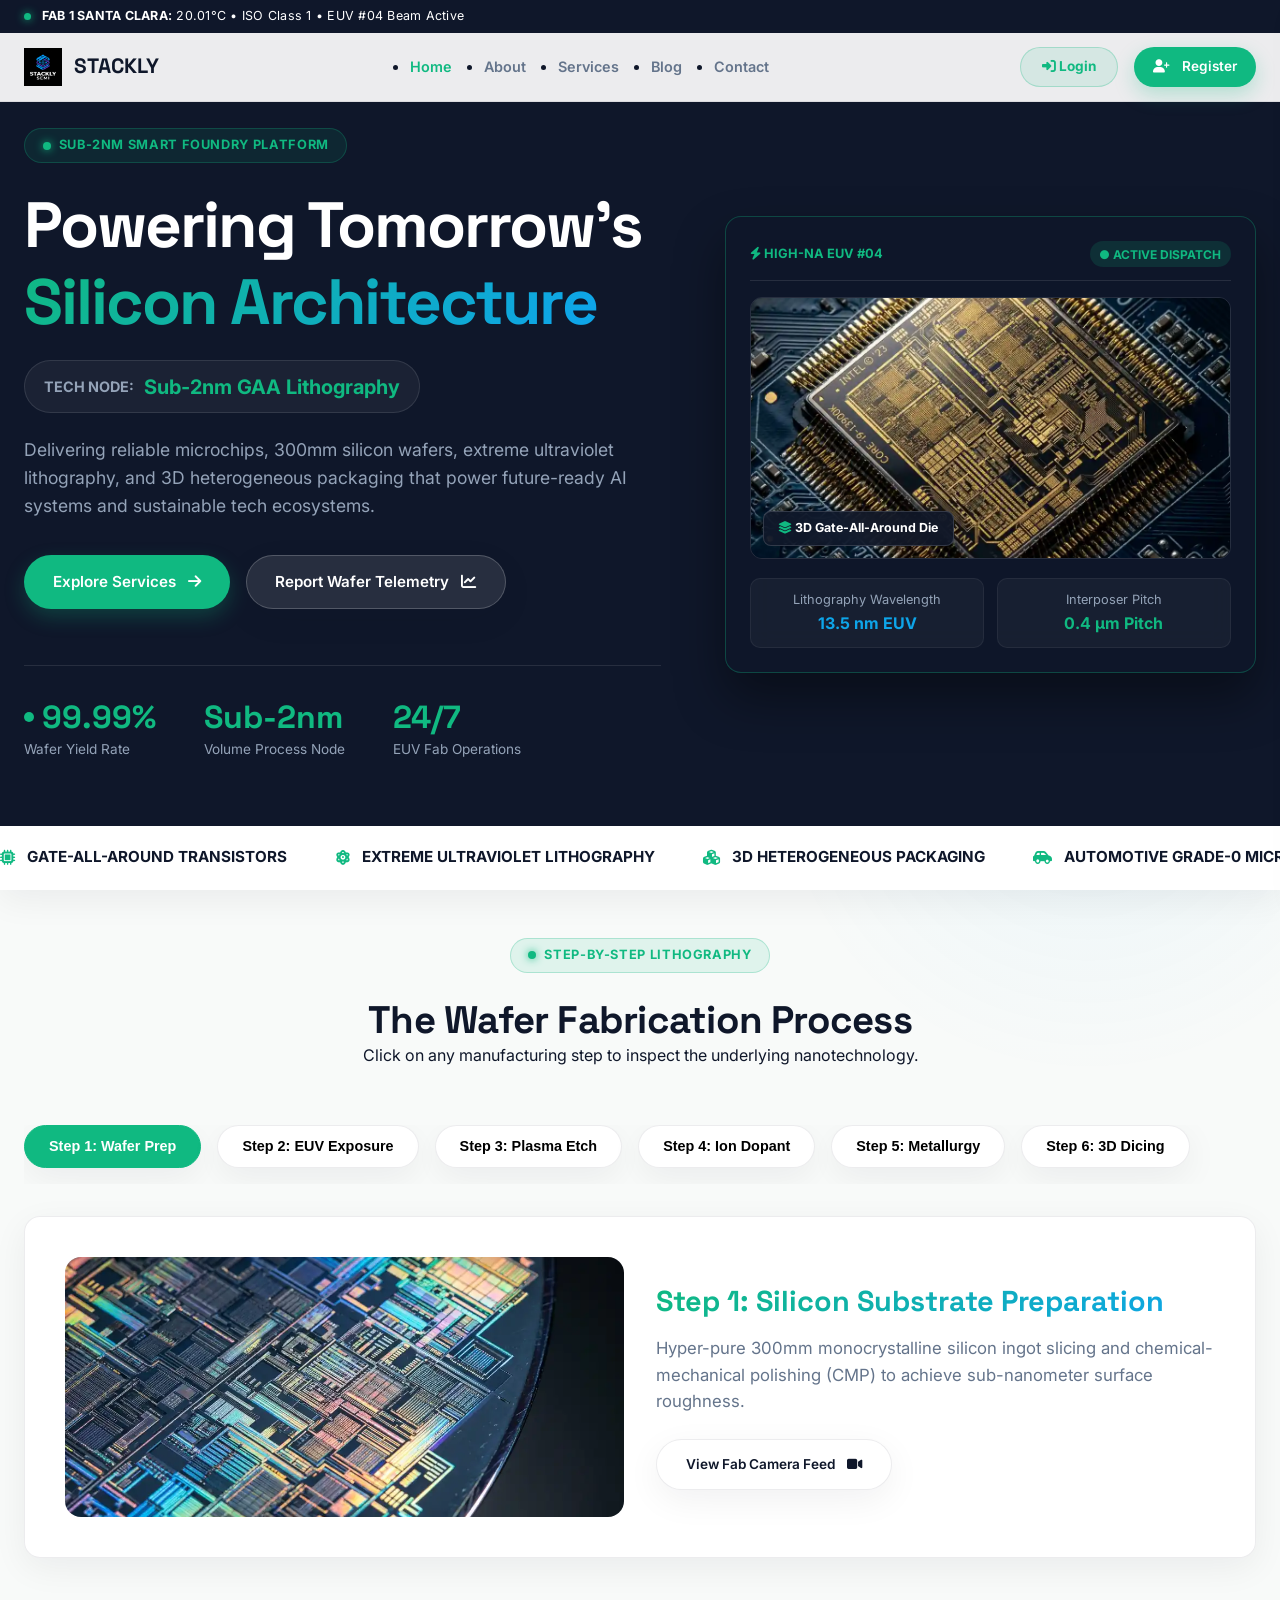
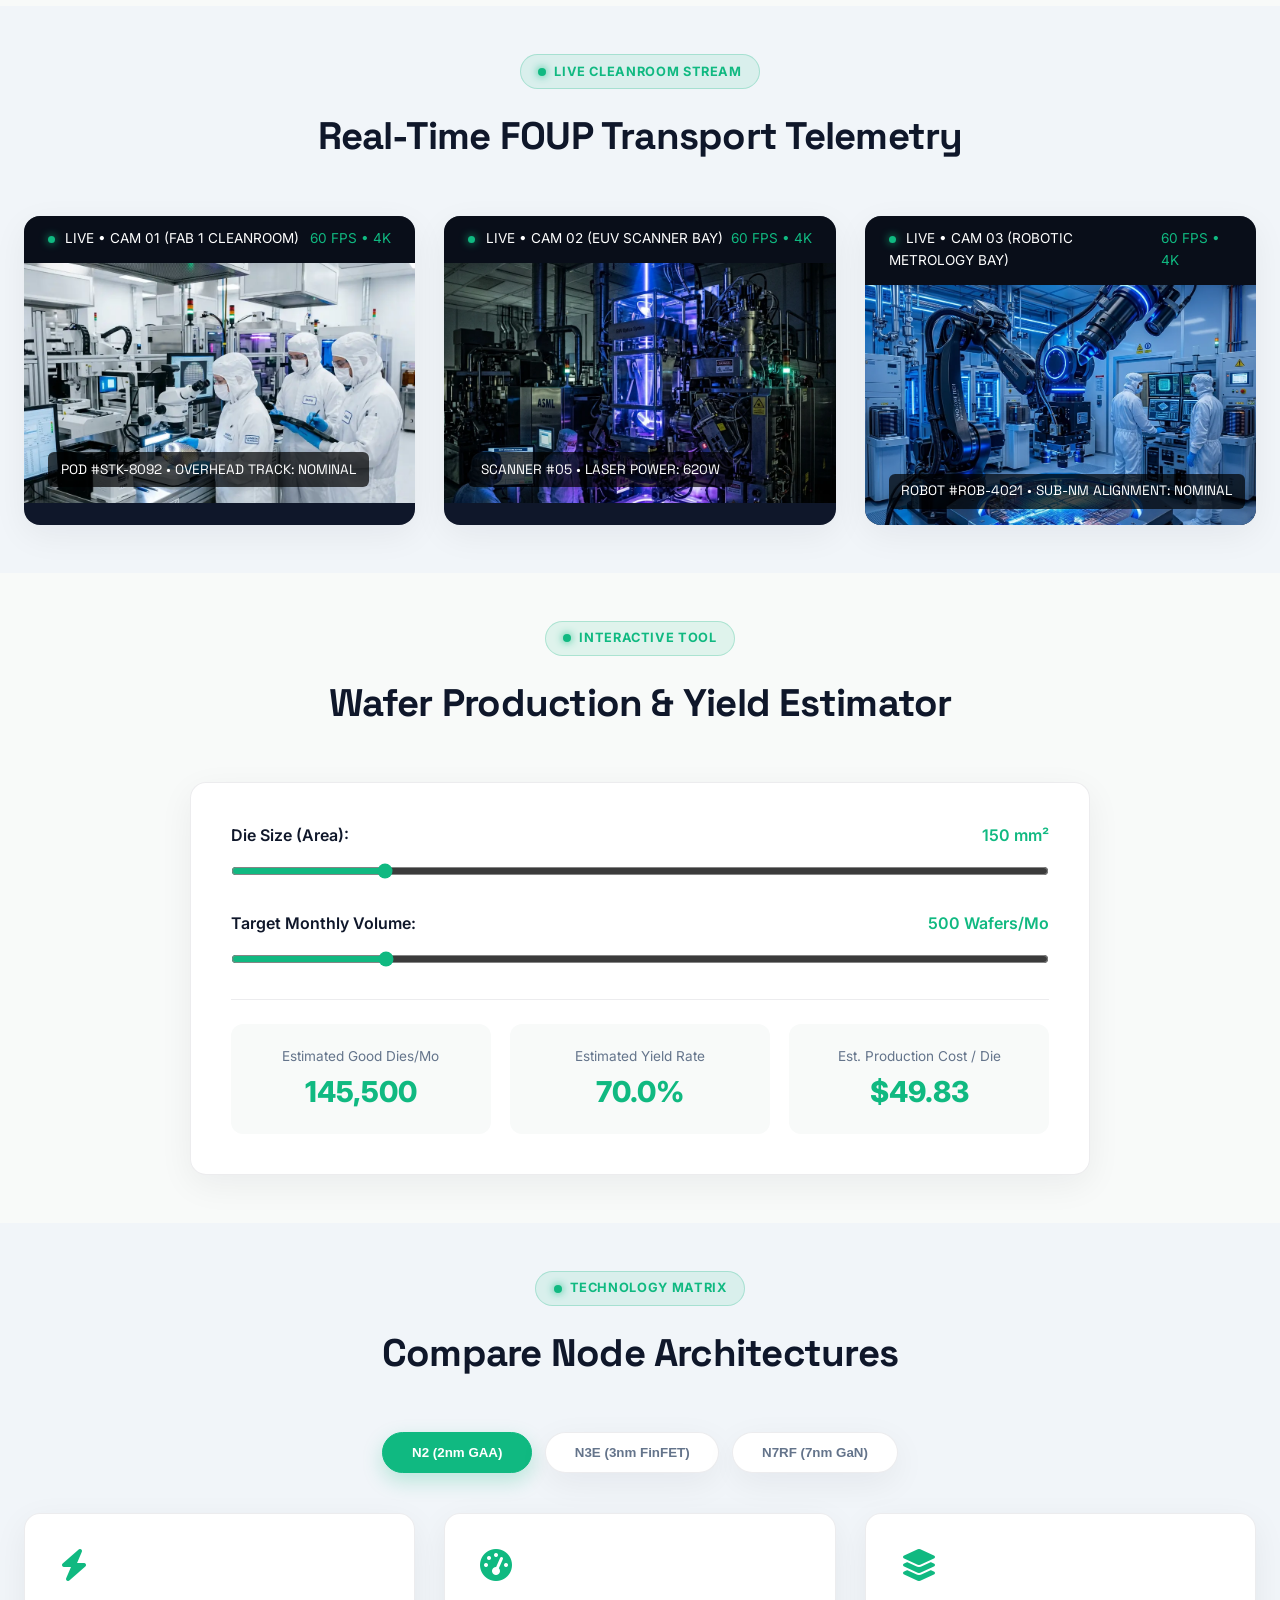
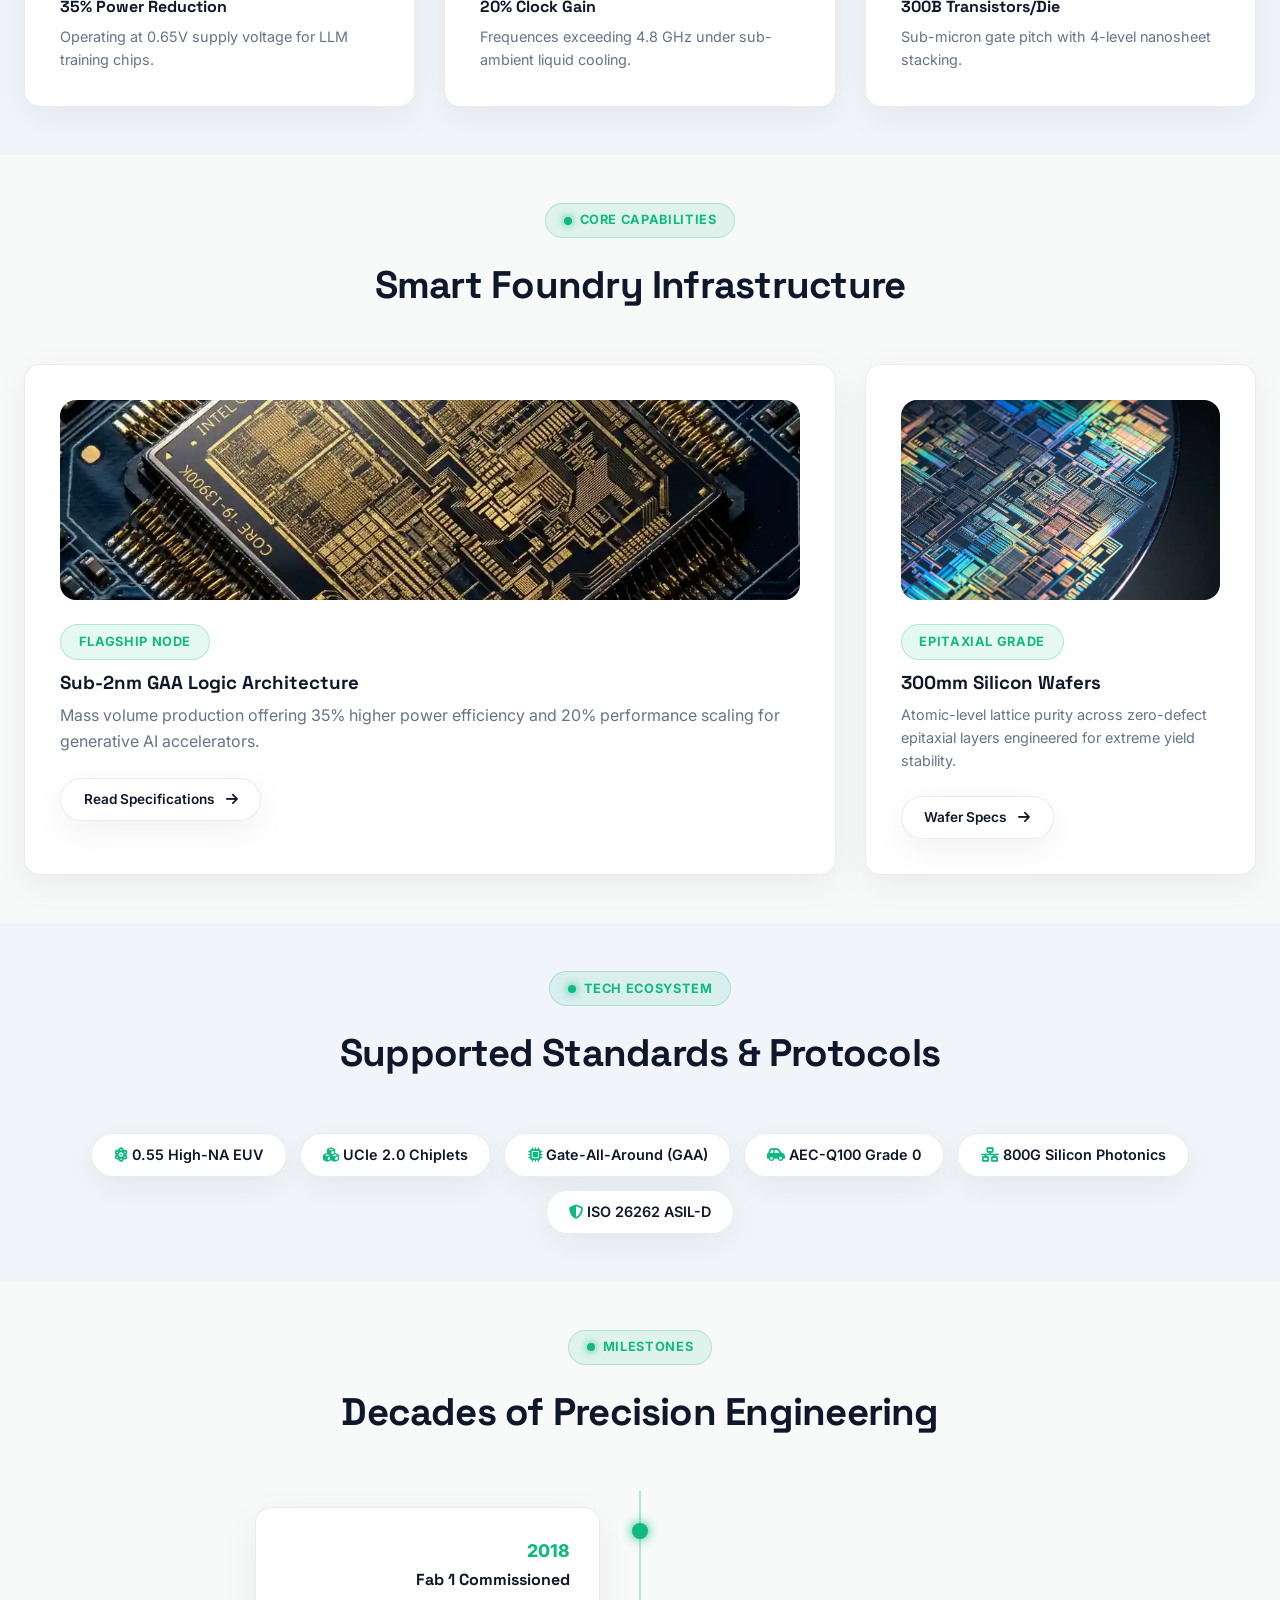
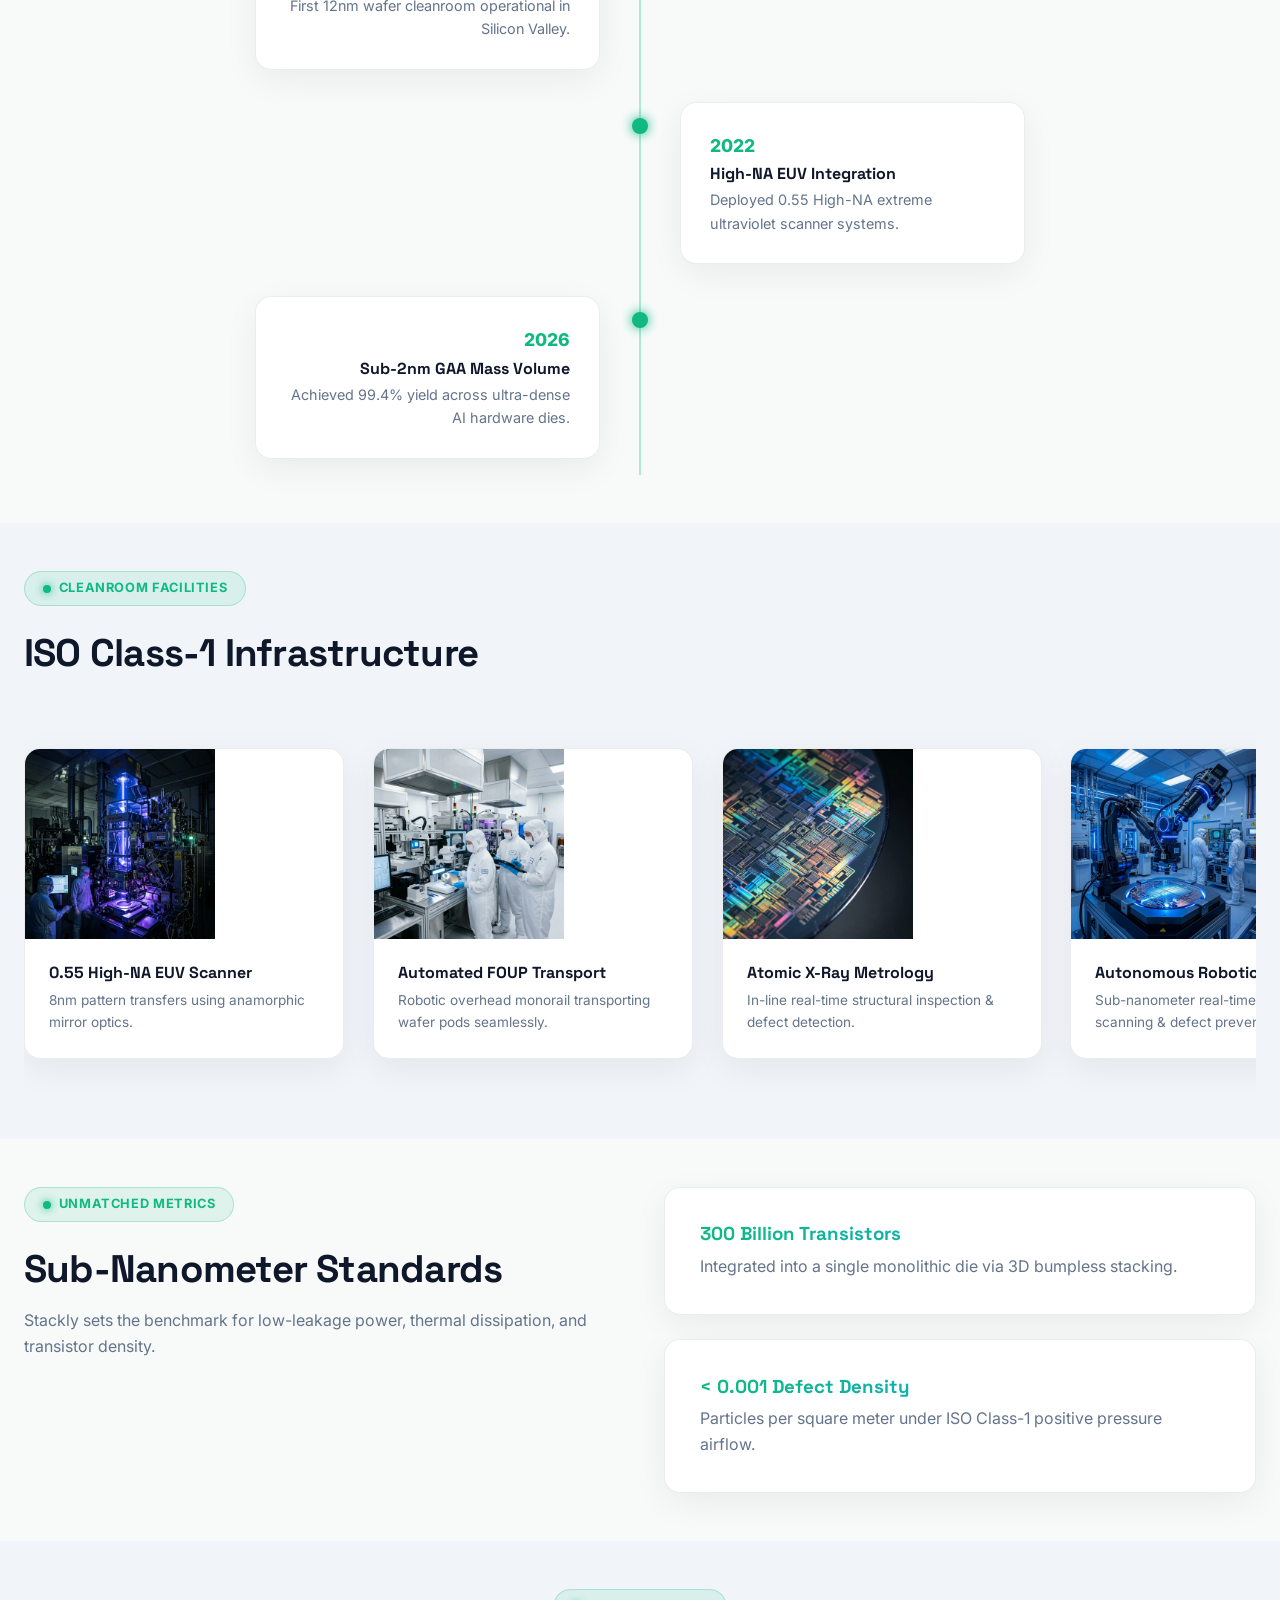
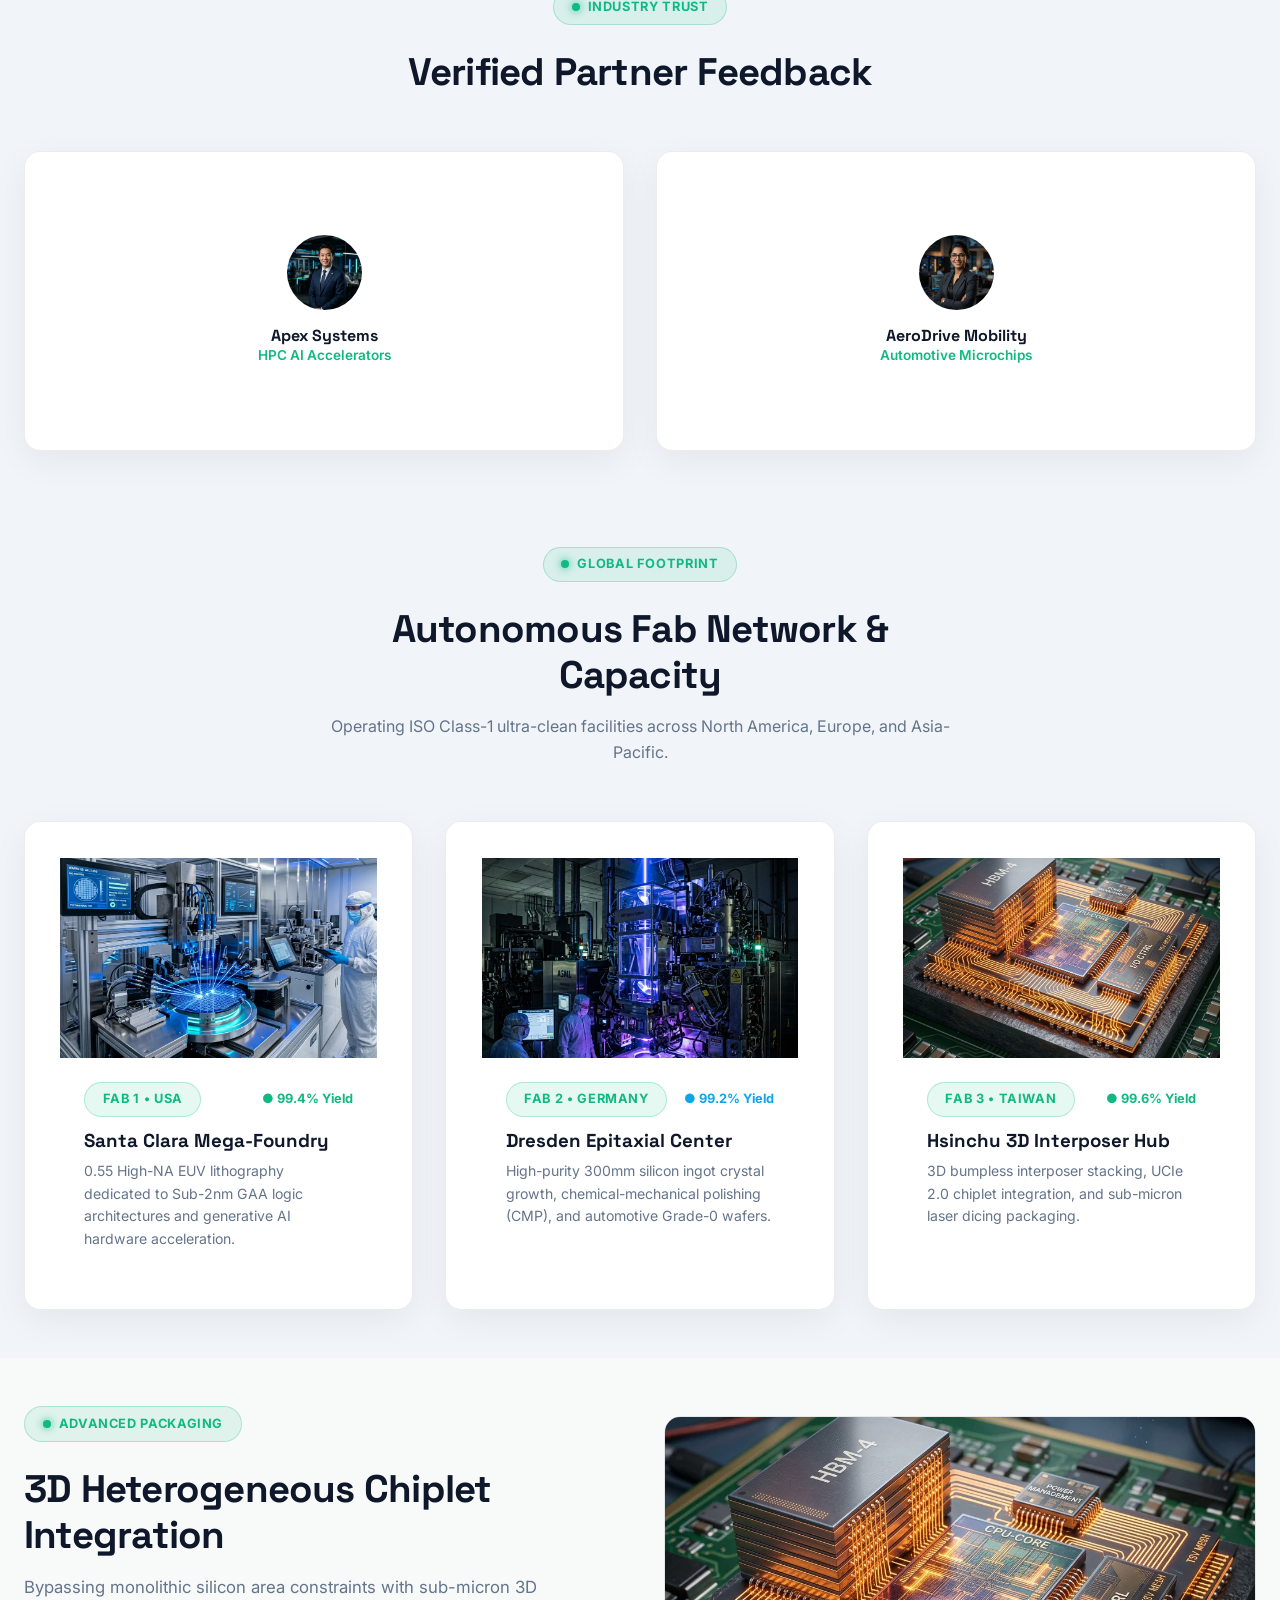
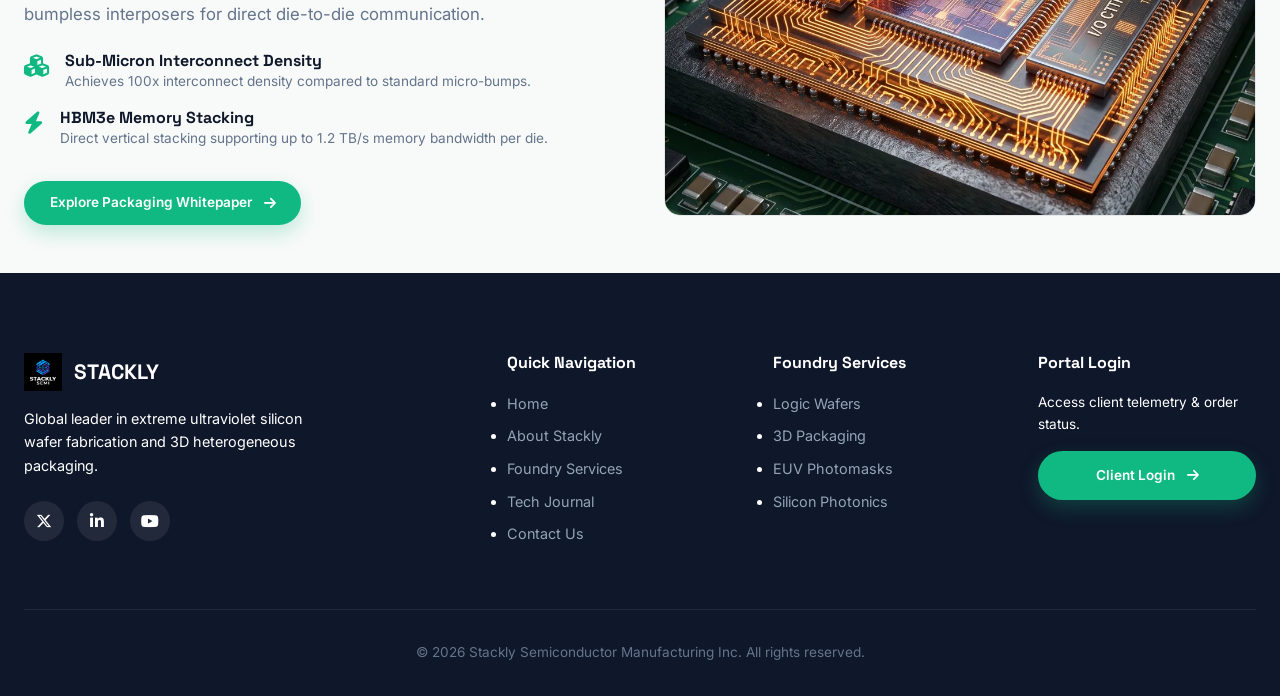
<file: index.html>
<!DOCTYPE html>
<html lang="en">
<head>
    <meta charset="UTF-8">
    <meta name="viewport" content="width=device-width, initial-scale=1.0">
    <title>Stackly — Sub-2nm Semiconductor Infrastructure</title>
    <meta name="description" content="Pioneering Sub-2nm Semiconductor Wafer Manufacturing, Smart Infrastructure & Microelectronics Enterprise Site.">
    <!-- Font Awesome 6 -->
    <link rel="stylesheet" href="https://cdnjs.cloudflare.com/ajax/libs/font-awesome/6.7.2/css/all.min.css">
    <!-- Style CSS -->
    <link rel="stylesheet" href="./css/style.css">
    <!-- AOS Animation Library -->
    <link href="https://unpkg.com/aos@2.3.1/dist/aos.css" rel="stylesheet">
</head>
<body>
    <!-- RADAR SCANNER PAGE LOADER -->
    <div id="loader">
        <div class="loader-container">
            <div class="radar">
                <span class="ring ring1"></span>
                <span class="ring ring2"></span>
                <div class="core"><img src="./images/stackly_logo.webp" alt="Stackly Logo"></div>
                <div class="scanner"></div>
            </div>
            <h2 style="letter-spacing: 0.1em;">STACKLY</h2>
            <p style="font-size:0.8rem; color:var(--muted-text); margin-top:0.3rem;" id="loading-status">INITIALIZING FAB NETWORK...</p>
            <div class="progress"><div class="progress-bar"><span id="progress-fill"></span></div></div>
            <strong id="progress-value" style="font-size:0.85rem; color:var(--accent); display:inline-block; margin-top:0.5rem;">0%</strong>
        </div>
        <script>
            (function() {
                var count = 0;
                var interval = setInterval(function() {
                    count += 2;
                    if (count > 100) count = 100;
                    var fill = document.getElementById('progress-fill');
                    var val = document.getElementById('progress-value');
                    var status = document.getElementById('loading-status');
                    if (fill) fill.style.width = count + '%';
                    if (val) val.innerText = count + '%';
                    if (count > 30 && count < 60 && status) status.innerText = "CONNECTING EUV SCANNERS...";
                    if (count >= 60 && count < 90 && status) status.innerText = "CALIBRATING CLEANROOM...";
                    if (count >= 90 && status) status.innerText = "STACKLY NETWORK READY!";
                    if (count >= 100) {
                        clearInterval(interval);
                        var loader = document.getElementById('loader');
                        if (loader) {
                            setTimeout(function() {
                                loader.classList.add('fade-out');
                                setTimeout(function() { loader.style.display = 'none'; }, 500);
                            }, 150);
                        }
                    }
                }, 14);
            })();
        </script>
    </div>

    <!-- HEADER / NAVIGATION (CLEAN FIXED CONTAINER WITH INTEGRATED TELEMETRY BAR) -->
    <header>
        <!-- LIVE TELEMETRY TICKER BAR -->
        <div class="telemetry-ticker">
            <div class="container" style="display:flex; justify-content:space-between; align-items:center;">
                <div>
                    <span class="telemetry-status-dot"></span> <strong>FAB 1 SANTA CLARA:</strong> 20.01°C • ISO Class 1 • EUV #04 Beam Active
                </div>
                <div style="display:none; @media(min-width:768px){display:block;}">
                    <span class="telemetry-status-dot"></span> <strong>FAB 2 DRESDEN:</strong> 99.42% Yield • 300mm GAA Active
                </div>
            </div>
        </div>

        <nav class="navbar">
            <div class="container">
                <a href="./index.html" class="logo">
                    <img src="./images/stackly_logo.webp" alt="Stackly Logo">
                    <span class="logo-text">STACKLY</span>
                </a>

                <ul class="nav-links">
                    <li><a href="./index.html" class="active">Home</a></li>
                    <li><a href="./about.html">About</a></li>
                    <li><a href="./services.html">Services</a></li>
                    <li><a href="./blog.html">Blog</a></li>
                    <li><a href="./contact.html">Contact</a></li>
                </ul>

                <div class="nav-right">
                    <a href="./login.html" class="login-btn"><i class="fa-solid fa-right-to-bracket"></i> Login</a>
                    <a href="./register.html" class="btn btn-primary" style="font-size:0.85rem; padding:0.55rem 1.2rem; text-decoration:none;"><i class="fa-solid fa-user-plus"></i> Register</a>
                    <button class="menu-toggle" aria-label="Open Menu">
                        <span></span>
                        <span></span>
                        <span></span>
                    </button>
                </div>
            </div>
        </nav>
    </header>

    <!-- MOBILE MENU DRAWER -->
    <div class="mobile-overlay"></div>
    <aside class="mobile-menu">
        <div style="display:flex; align-items:center; gap:0.5rem; margin-bottom:2rem;">
            <img src="./images/stackly_logo.webp" alt="Stackly Logo" style="width:36px; height:36px;">
            <span style="font-family:'Space Grotesk',sans-serif; font-size:1.3rem; font-weight:800;">STACKLY</span>
        </div>
        <ul>
            <li><a href="./index.html"><i class="fa-solid fa-house"></i> <span>Home</span></a></li>
            <li><a href="./about.html"><i class="fa-solid fa-building-circle-check"></i> <span>About</span></a></li>
            <li><a href="./services.html"><i class="fa-solid fa-bolt"></i> <span>Services</span></a></li>
            <li><a href="./blog.html"><i class="fa-solid fa-newspaper"></i> <span>Blog</span></a></li>
            <li><a href="./contact.html"><i class="fa-solid fa-headset"></i> <span>Contact</span></a></li>
            <li class="menu-divider"></li>
            <li><a href="./login.html" class="drawer-login"><i class="fa-solid fa-arrow-right-to-bracket"></i> <span>Portal Login</span></a></li>
            <li><a href="./register.html" class="drawer-register"><i class="fa-solid fa-user-plus"></i> <span>Register Account</span></a></li>
        </ul>
    </aside>

    <!-- SECTION 1: HERO SECTION (HIGH CONTRAST & SPACIOUS) -->
    <section class="hero">
        <div class="hero-bg">
            <img src="./images/hero_fab.webp" alt="Cleanroom Fab Infrastructure" class="hero-bg-img img-1">
            <img src="./images/services_hero_euv.webp" alt="High-NA EUV Lithography Scanner" class="hero-bg-img img-2">
            <img src="./images/about_hq_facility.webp" alt="Semiconductor Mega-Fab Headquarters" class="hero-bg-img img-3">
            <div class="hero-laser-scanner"></div>
            <div class="hero-overlay"></div>
        </div>

        <div class="container">
            <div class="hero-content" data-aos="fade-right">
                <div class="hero-badge pulse-glow">
                    <span></span> SUB-2NM SMART FOUNDRY PLATFORM
                </div>

                <h1 class="hero-title">
                    Powering Tomorrow's <span class="gradient-text">Silicon Architecture</span>
                </h1>

                <div style="font-size:1.25rem; font-weight:700; color:#FFF; margin-bottom:1.4rem; display:flex; align-items:center; gap:0.6rem; background:rgba(255,255,255,0.05); padding:0.6rem 1.2rem; border-radius:var(--radius-full); width:fit-content; border:1px solid rgba(255,255,255,0.1);">
                    <span style="color:#94A3B8; font-size:0.9rem;">TECH NODE:</span>
                    <span class="typing-text" style="color:var(--accent);">Sub-2nm GAA Lithography</span>
                </div>

                <p class="hero-description">
                    Delivering reliable microchips, 300mm silicon wafers, extreme ultraviolet lithography, and 3D heterogeneous packaging that power future-ready AI systems and sustainable tech ecosystems.
                </p>

                <div class="hero-buttons">
                    <a href="#" data-redirect="404" class="btn btn-primary">
                        Explore Services <i class="fa-solid fa-arrow-right"></i>
                    </a>
                    <a href="#" data-redirect="404" class="btn btn-outline" style="background:rgba(255,255,255,0.1); color:#FFF; border-color:rgba(255,255,255,0.2);">
                        Report Wafer Telemetry <i class="fa-solid fa-chart-line"></i>
                    </a>
                </div>

                <div class="hero-mini-stats">
                    <div>
                        <div style="display:flex; align-items:center; gap:0.5rem;">
                            <span class="radar-pulse-ring" style="width:10px; height:10px; background:var(--accent); border-radius:50%; display:inline-block;"></span>
                            <h3>99.99%</h3>
                        </div>
                        <span>Wafer Yield Rate</span>
                    </div>
                    <div>
                        <h3>Sub-2nm</h3>
                        <span>Volume Process Node</span>
                    </div>
                    <div>
                        <h3>24/7</h3>
                        <span>EUV Fab Operations</span>
                    </div>
                </div>
            </div>

            <!-- RIGHT COLUMN: 3D HOLOGRAPHIC FLOATING CHIP CARD -->
            <div style="flex:1; min-width:300px; width:100%;" data-aos="fade-left">
                <div class="spotlight-card float-anim hover-zoom-container glow-card-border" style="background:rgba(15,23,42,0.7); backdrop-filter:blur(20px); border:1px solid rgba(16,185,129,0.3); border-radius:var(--radius); padding:1.5rem; box-shadow:0 25px 50px rgba(0,0,0,0.4); position:relative;">
                    
                    <!-- TELEMETRY BADGE -->
                    <div style="display:flex; justify-content:space-between; align-items:center; margin-bottom:1rem; font-size:0.8rem; border-bottom:1px solid rgba(255,255,255,0.1); padding-bottom:0.8rem;">
                        <span style="color:var(--accent); font-weight:700;"><i class="fa-solid fa-bolt"></i> HIGH-NA EUV #04</span>
                        <span style="background:rgba(16,185,129,0.15); color:var(--accent); padding:0.2rem 0.6rem; border-radius:99px; font-weight:700; font-size:0.75rem;">● ACTIVE DISPATCH</span>
                    </div>

                    <!-- CHIP IMAGE -->
                    <div style="position:relative; overflow:hidden; border-radius:12px; border:1px solid rgba(255,255,255,0.1);">
                        <img src="./images/chip_closeup.webp" alt="Sub-2nm Microchip Architecture" class="hover-zoom-img" style="height:260px; width:100%; object-fit:cover;">
                        <div style="position:absolute; bottom:12px; left:12px; background:rgba(15,23,42,0.85); backdrop-filter:blur(10px); padding:0.4rem 0.9rem; border-radius:8px; border:1px solid rgba(255,255,255,0.15); color:#FFF; font-size:0.78rem; font-weight:700;">
                            <i class="fa-solid fa-layer-group" style="color:var(--accent);"></i> 3D Gate-All-Around Die
                        </div>
                    </div>

                    <!-- CARD FOOTER METRICS -->
                    <div style="display:grid; grid-template-columns:1fr 1fr; gap:0.8rem; margin-top:1.2rem; text-align:center; font-size:0.8rem;">
                        <div style="background:rgba(255,255,255,0.04); padding:0.7rem; border-radius:10px; border:1px solid rgba(255,255,255,0.06);">
                            <span style="color:#94A3B8; display:block;">Lithography Wavelength</span>
                            <strong style="color:var(--secondary-blue); font-size:1rem;">13.5 nm EUV</strong>
                        </div>
                        <div style="background:rgba(255,255,255,0.04); padding:0.7rem; border-radius:10px; border:1px solid rgba(255,255,255,0.06);">
                            <span style="color:#94A3B8; display:block;">Interposer Pitch</span>
                            <strong style="color:var(--accent); font-size:1rem;">0.4 µm Pitch</strong>
                        </div>
                    </div>

                </div>
            </div>

        </div>
    </section>

    <!-- SECTION 2: INFINITE MARQUEE -->
    <div class="marquee-section">
        <div class="marquee-track">
            <div class="marquee-item"><i class="fa-solid fa-microchip"></i> Gate-All-Around Transistors</div>
            <div class="marquee-item"><i class="fa-solid fa-atom"></i> Extreme Ultraviolet Lithography</div>
            <div class="marquee-item"><i class="fa-solid fa-cubes"></i> 3D Heterogeneous Packaging</div>
            <div class="marquee-item"><i class="fa-solid fa-car-side"></i> Automotive Grade-0 Microchips</div>
            <div class="marquee-item"><i class="fa-solid fa-brain"></i> AI Accelerator Nodes</div>
            <div class="marquee-item"><i class="fa-solid fa-microchip"></i> Gate-All-Around Transistors</div>
            <div class="marquee-item"><i class="fa-solid fa-atom"></i> Extreme Ultraviolet Lithography</div>
            <div class="marquee-item"><i class="fa-solid fa-cubes"></i> 3D Heterogeneous Packaging</div>
            <div class="marquee-item"><i class="fa-solid fa-car-side"></i> Automotive Grade-0 Microchips</div>
            <div class="marquee-item"><i class="fa-solid fa-brain"></i> AI Accelerator Nodes</div>
        </div>
    </div>

    <!-- SECTION 3: STEP-BY-STEP LITHOGRAPHY STEPPER -->
    <section class="section">
        <div class="container">
            <div class="section-head text-center" data-aos="fade-up">
                <div class="hero-badge"><span></span> Step-By-Step Lithography</div>
                <h2>The Wafer Fabrication Process</h2>
                <p>Click on any manufacturing step to inspect the underlying nanotechnology.</p>
            </div>

            <div class="stepper-container" data-aos="fade-up">
                <button class="step-pill active" data-step="1">Step 1: Wafer Prep</button>
                <button class="step-pill" data-step="2">Step 2: EUV Exposure</button>
                <button class="step-pill" data-step="3">Step 3: Plasma Etch</button>
                <button class="step-pill" data-step="4">Step 4: Ion Dopant</button>
                <button class="step-pill" data-step="5">Step 5: Metallurgy</button>
                <button class="step-pill" data-step="6">Step 6: 3D Dicing</button>
            </div>

            <div class="step-display-card spotlight-card" data-aos="zoom-in">
                <div style="flex:1; min-width:280px;">
                    <img id="stepImg" src="./images/silicon_wafer.webp" alt="Step Image" style="border-radius:var(--radius); height:260px; width:100%; object-fit:cover;">
                </div>
                <div style="flex:1; min-width:280px;">
                    <h3 id="stepTitle" class="gradient-text" style="font-size:1.8rem;">Step 1: Silicon Substrate Preparation</h3>
                    <p id="stepDesc" style="margin-top:1rem; color:var(--muted-text); font-size:1.05rem;">Hyper-pure 300mm monocrystalline silicon ingot slicing and chemical-mechanical polishing (CMP) to achieve sub-nanometer surface roughness.</p>
                    <a href="#" data-redirect="404" class="btn btn-outline btn-404" style="margin-top:1.5rem; font-size:0.85rem;">View Fab Camera Feed <i class="fa-solid fa-video"></i></a>
                </div>
            </div>
        </div>
    </section>

    <!-- SECTION 4: LIVE FAB CAMERA STREAM MOCK WIDGET -->
    <section class="section" style="background:var(--bg-secondary);">
        <div class="container">
            <div class="section-head text-center" data-aos="fade-up">
                <div class="hero-badge"><span></span> Live Cleanroom Stream</div>
                <h2>Real-Time FOUP Transport Telemetry</h2>
            </div>

            <div style="display:grid; grid-template-columns:repeat(auto-fit, minmax(320px, 1fr)); gap:1.8rem;">
                <div class="cam-card" data-aos="zoom-in">
                    <div class="cam-header">
                        <span><span class="telemetry-status-dot"></span> LIVE • CAM 01 (FAB 1 CLEANROOM)</span>
                        <span style="color:var(--accent);">60 FPS • 4K</span>
                    </div>
                    <div class="cam-body">
                        <img src="./images/cleanroom_workers.webp" alt="Cam 01" style="width:100%; height:100%; object-fit:cover;">
                        <div class="cam-overlay-text">POD #STK-8092 • OVERHEAD TRACK: NOMINAL</div>
                    </div>
                </div>

                <div class="cam-card" data-aos="zoom-in" data-aos-delay="100">
                    <div class="cam-header">
                        <span><span class="telemetry-status-dot"></span> LIVE • CAM 02 (EUV SCANNER BAY)</span>
                        <span style="color:var(--accent);">60 FPS • 4K</span>
                    </div>
                    <div class="cam-body">
                        <img src="./images/photolithography.webp" alt="Cam 02" style="width:100%; height:100%; object-fit:cover;">
                        <div class="cam-overlay-text">SCANNER #05 • LASER POWER: 620W</div>
                    </div>
                </div>

                <div class="cam-card" data-aos="zoom-in" data-aos-delay="200">
                    <div class="cam-header">
                        <span><span class="telemetry-status-dot"></span> LIVE • CAM 03 (ROBOTIC METROLOGY BAY)</span>
                        <span style="color:var(--accent);">60 FPS • 4K</span>
                    </div>
                    <div class="cam-body">
                        <img src="./images/cleanroom_robotics.webp" alt="Cam 03" style="width:100%; height:100%; object-fit:cover;">
                        <div class="cam-overlay-text">ROBOT #ROB-4021 • SUB-NM ALIGNMENT: NOMINAL</div>
                    </div>
                </div>
            </div>
        </div>
    </section>

    <!-- SECTION 5: INTERACTIVE WAFER YIELD CALCULATOR -->
    <section class="section">
        <div class="container">
            <div class="section-head text-center" data-aos="fade-up">
                <div class="hero-badge"><span></span> Interactive Tool</div>
                <h2>Wafer Production & Yield Estimator</h2>
            </div>

            <div class="calc-card spotlight-card" data-aos="zoom-in">
                <div class="calc-slider-group">
                    <div class="calc-slider-header">
                        <span>Die Size (Area):</span>
                        <span id="dieSizeVal" style="color:var(--accent);">150 mm²</span>
                    </div>
                    <input type="range" id="dieSizeSlider" min="50" max="600" value="150" class="calc-slider">
                </div>

                <div class="calc-slider-group">
                    <div class="calc-slider-header">
                        <span>Target Monthly Volume:</span>
                        <span id="waferVolVal" style="color:var(--accent);">500 Wafers/Mo</span>
                    </div>
                    <input type="range" id="waferVolSlider" min="50" max="2500" value="500" step="50" class="calc-slider">
                </div>

                <div class="calc-results">
                    <div class="calc-res-item">
                        <span style="font-size:0.85rem; color:var(--muted-text);">Estimated Good Dies/Mo</span>
                        <div class="calc-res-val" id="resTotalDies">184,500</div>
                    </div>
                    <div class="calc-res-item">
                        <span style="font-size:0.85rem; color:var(--muted-text);">Estimated Yield Rate</span>
                        <div class="calc-res-val" id="resYieldRate">94.2%</div>
                    </div>
                    <div class="calc-res-item">
                        <span style="font-size:0.85rem; color:var(--muted-text);">Est. Production Cost / Die</span>
                        <div class="calc-res-val" id="resCostDie">$38.50</div>
                    </div>
                </div>
            </div>
        </div>
    </section>

    <!-- SECTION 6: TABBED PROCESS NODE COMPARISON MATRIX -->
    <section class="section" style="background: var(--bg-secondary);">
        <div class="container">
            <div class="section-head text-center" data-aos="fade-up">
                <div class="hero-badge"><span></span> Technology Matrix</div>
                <h2>Compare Node Architectures</h2>
            </div>

            <div class="tab-buttons" data-aos="fade-up">
                <button class="tab-btn active" data-tab="tab-n2">N2 (2nm GAA)</button>
                <button class="tab-btn" data-tab="tab-n3">N3E (3nm FinFET)</button>
                <button class="tab-btn" data-tab="tab-n7">N7RF (7nm GaN)</button>
            </div>

            <div id="tab-n2" class="tab-content active">
                <div class="bento-grid">
                    <div class="bento-card spotlight-card">
                        <i class="fa-solid fa-bolt" style="font-size:2rem; color:var(--accent); margin-bottom:1rem;"></i>
                        <h4>35% Power Reduction</h4>
                        <p style="color:var(--muted-text); font-size:0.9rem; margin-top:0.5rem;">Operating at 0.65V supply voltage for LLM training chips.</p>
                    </div>
                    <div class="bento-card spotlight-card">
                        <i class="fa-solid fa-gauge-high" style="font-size:2rem; color:var(--accent); margin-bottom:1rem;"></i>
                        <h4>20% Clock Gain</h4>
                        <p style="color:var(--muted-text); font-size:0.9rem; margin-top:0.5rem;">Frequences exceeding 4.8 GHz under sub-ambient liquid cooling.</p>
                    </div>
                    <div class="bento-card spotlight-card">
                        <i class="fa-solid fa-layer-group" style="font-size:2rem; color:var(--accent); margin-bottom:1rem;"></i>
                        <h4>300B Transistors/Die</h4>
                        <p style="color:var(--muted-text); font-size:0.9rem; margin-top:0.5rem;">Sub-micron gate pitch with 4-level nanosheet stacking.</p>
                    </div>
                </div>
            </div>

            <div id="tab-n3" class="tab-content">
                <div class="bento-grid">
                    <div class="bento-card spotlight-card">
                        <i class="fa-solid fa-shield-halved" style="font-size:2rem; color:var(--accent); margin-bottom:1rem;"></i>
                        <h4>Grade-0 Automotive</h4>
                        <p style="color:var(--muted-text); font-size:0.9rem; margin-top:0.5rem;">150°C junction temperature tolerance for autonomous drive CPUs.</p>
                    </div>
                    <div class="bento-card spotlight-card">
                        <i class="fa-solid fa-mobile-screen-button" style="font-size:2rem; color:var(--accent); margin-bottom:1rem;"></i>
                        <h4>Mobile SoC Optimized</h4>
                        <p style="color:var(--muted-text); font-size:0.9rem; margin-top:0.5rem;">Ultra-low standby current for flagship smartphone processors.</p>
                    </div>
                    <div class="bento-card spotlight-card">
                        <i class="fa-solid fa-chart-line" style="font-size:2rem; color:var(--accent); margin-bottom:1rem;"></i>
                        <h4>High Volume Maturity</h4>
                        <p style="color:var(--muted-text); font-size:0.9rem; margin-top:0.5rem;">Proven 99.8% wafer defect-free yield across 500,000 runs.</p>
                    </div>
                </div>
            </div>

            <div id="tab-n7" class="tab-content">
                <div class="bento-grid">
                    <div class="bento-card spotlight-card">
                        <i class="fa-solid fa-tower-cell" style="font-size:2rem; color:var(--secondary-blue); margin-bottom:1rem;"></i>
                        <h4>6G Sub-THz Support</h4>
                        <p style="color:var(--muted-text); font-size:0.9rem; margin-top:0.5rem;">High power efficiency for satellite array transceivers.</p>
                    </div>
                    <div class="bento-card spotlight-card">
                        <i class="fa-solid fa-plug-circle-bolt" style="font-size:2rem; color:var(--secondary-blue); margin-bottom:1rem;"></i>
                        <h4>GaN-on-Silicon Power</h4>
                        <p style="color:var(--muted-text); font-size:0.9rem; margin-top:0.5rem;">1200V breakdown voltage for electric vehicle converters.</p>
                    </div>
                    <div class="bento-card spotlight-card">
                        <i class="fa-solid fa-wifi" style="font-size:2rem; color:var(--secondary-blue); margin-bottom:1rem;"></i>
                        <h4>Ultra-Low Noise Figure</h4>
                        <p style="color:var(--muted-text); font-size:0.9rem; margin-top:0.5rem;">Sub-0.5dB noise amplifiers for radar front-ends.</p>
                    </div>
                </div>
            </div>
        </div>
    </section>

    <!-- SECTION 7: BENTO GRID SERVICES -->
    <section class="section">
        <div class="container">
            <div class="section-head text-center" data-aos="fade-up">
                <div class="hero-badge"><span></span> Core Capabilities</div>
                <h2>Smart Foundry Infrastructure</h2>
            </div>

            <div class="bento-grid">
                <div class="bento-card col-span-2 spotlight-card" data-aos="zoom-in">
                    <img src="./images/chip_closeup.webp" alt="Advanced Microchip" style="width:100%; height:200px; border-radius:var(--radius); margin-bottom:1.5rem; object-fit:cover;">
                    <div class="hero-badge" style="margin-bottom:0.8rem;">Flagship Node</div>
                    <h3>Sub-2nm GAA Logic Architecture</h3>
                    <p style="margin-top:0.5rem; color:var(--muted-text);">Mass volume production offering 35% higher power efficiency and 20% performance scaling for generative AI accelerators.</p>
                    <a href="#" data-redirect="404" class="btn btn-outline btn-404" style="margin-top:1.5rem; font-size:0.85rem; padding:0.6rem 1.4rem;">Read Specifications <i class="fa-solid fa-arrow-right"></i></a>
                </div>

                <div class="bento-card spotlight-card" data-aos="fade-left">
                    <img src="./images/silicon_wafer.webp" alt="300mm Silicon Wafer" style="width:100%; height:200px; border-radius:var(--radius); margin-bottom:1.5rem; object-fit:cover;">
                    <div class="hero-badge" style="margin-bottom:0.8rem;">Epitaxial Grade</div>
                    <h3>300mm Silicon Wafers</h3>
                    <p style="color:var(--muted-text); font-size:0.9rem; margin-top:0.5rem;">Atomic-level lattice purity across zero-defect epitaxial layers engineered for extreme yield stability.</p>
                    <a href="#" data-redirect="404" class="btn btn-outline btn-404" style="margin-top:1.5rem; font-size:0.85rem; padding:0.6rem 1.4rem;">Wafer Specs <i class="fa-solid fa-arrow-right"></i></a>
                </div>
            </div>
        </div>
    </section>

    <!-- SECTION 8: HOVER BADGE CLOUD -->
    <section class="section" style="background:var(--bg-secondary);">
        <div class="container text-center">
            <div class="section-head text-center" data-aos="fade-up">
                <div class="hero-badge"><span></span> Tech Ecosystem</div>
                <h2>Supported Standards & Protocols</h2>
            </div>

            <div class="badge-cloud" data-aos="zoom-in">
                <div class="badge-item"><i class="fa-solid fa-atom" style="color:var(--accent);"></i> 0.55 High-NA EUV</div>
                <div class="badge-item"><i class="fa-solid fa-cubes" style="color:var(--accent);"></i> UCIe 2.0 Chiplets</div>
                <div class="badge-item"><i class="fa-solid fa-microchip" style="color:var(--accent);"></i> Gate-All-Around (GAA)</div>
                <div class="badge-item"><i class="fa-solid fa-car-side" style="color:var(--accent);"></i> AEC-Q100 Grade 0</div>
                <div class="badge-item"><i class="fa-solid fa-network-wired" style="color:var(--accent);"></i> 800G Silicon Photonics</div>
                <div class="badge-item"><i class="fa-solid fa-shield-halved" style="color:var(--accent);"></i> ISO 26262 ASIL-D</div>
            </div>
        </div>
    </section>

    <!-- SECTION 9: TIMELINE SECTION -->
    <section class="section">
        <div class="container">
            <div class="section-head text-center" data-aos="fade-up">
                <div class="hero-badge"><span></span> Milestones</div>
                <h2>Decades of Precision Engineering</h2>
            </div>

            <div class="timeline">
                <div class="timeline-item left" data-aos="fade-right">
                    <div class="timeline-dot"></div>
                    <div class="timeline-content">
                        <span style="color:var(--accent); font-weight:800; font-size:1.1rem;">2018</span>
                        <h4 style="margin-top:0.3rem;">Fab 1 Commissioned</h4>
                        <p style="font-size:0.9rem; color:var(--muted-text); margin-top:0.3rem;">First 12nm wafer cleanroom operational in Silicon Valley.</p>
                    </div>
                </div>

                <div class="timeline-item right" data-aos="fade-left">
                    <div class="timeline-dot"></div>
                    <div class="timeline-content">
                        <span style="color:var(--accent); font-weight:800; font-size:1.1rem;">2022</span>
                        <h4 style="margin-top:0.3rem;">High-NA EUV Integration</h4>
                        <p style="font-size:0.9rem; color:var(--muted-text); margin-top:0.3rem;">Deployed 0.55 High-NA extreme ultraviolet scanner systems.</p>
                    </div>
                </div>

                <div class="timeline-item left" data-aos="fade-right">
                    <div class="timeline-dot"></div>
                    <div class="timeline-content">
                        <span style="color:var(--accent); font-weight:800; font-size:1.1rem;">2026</span>
                        <h4 style="margin-top:0.3rem;">Sub-2nm GAA Mass Volume</h4>
                        <p style="font-size:0.9rem; color:var(--muted-text); margin-top:0.3rem;">Achieved 99.4% yield across ultra-dense AI hardware dies.</p>
                    </div>
                </div>
            </div>
        </div>
    </section>

    <!-- SECTION 10: HORIZONTAL SCROLL CLEANROOM GALLERY -->
    <section class="section" style="background:var(--bg-secondary);">
        <div class="container">
            <div class="section-head" data-aos="fade-up">
                <div class="hero-badge"><span></span> Cleanroom Facilities</div>
                <h2>ISO Class-1 Infrastructure</h2>
            </div>

            <div class="horizontal-scroll-container">
                <div class="horizontal-card">
                    <img src="./images/photolithography.webp" alt="EUV Lithography Machine" style="height:190px;">
                    <div style="padding:1.5rem;">
                        <h4>0.55 High-NA EUV Scanner</h4>
                        <p style="font-size:0.85rem; color:var(--muted-text); margin-top:0.5rem;">8nm pattern transfers using anamorphic mirror optics.</p>
                    </div>
                </div>

                <div class="horizontal-card">
                    <img src="./images/cleanroom_workers.webp" alt="Cleanroom Operations" style="height:190px;">
                    <div style="padding:1.5rem;">
                        <h4>Automated FOUP Transport</h4>
                        <p style="font-size:0.85rem; color:var(--muted-text); margin-top:0.5rem;">Robotic overhead monorail transporting wafer pods seamlessly.</p>
                    </div>
                </div>

                <div class="horizontal-card">
                    <img src="./images/silicon_wafer.webp" alt="Wafer Metrology" style="height:190px;">
                    <div style="padding:1.5rem;">
                        <h4>Atomic X-Ray Metrology</h4>
                        <p style="font-size:0.85rem; color:var(--muted-text); margin-top:0.5rem;">In-line real-time structural inspection & defect detection.</p>
                    </div>
                </div>

                <div class="horizontal-card">
                    <img src="./images/cleanroom_robotics.webp" alt="Robotic Wafer Inspection" style="height:190px;">
                    <div style="padding:1.5rem;">
                        <h4>Autonomous Robotic Handler</h4>
                        <p style="font-size:0.85rem; color:var(--muted-text); margin-top:0.5rem;">Sub-nanometer real-time laser wafer scanning & defect prevention.</p>
                    </div>
                </div>
            </div>
        </div>
    </section>

    <!-- SECTION 11: STICKY TECH SPECS -->
    <section class="section">
        <div class="container" style="display: flex; gap: 3rem; flex-wrap: wrap;">
            <div style="flex: 1; min-width: 300px; position: sticky; top: 120px; align-self: flex-start;">
                <div class="hero-badge"><span></span> Unmatched Metrics</div>
                <h2>Sub-Nanometer Standards</h2>
                <p style="margin-top: 1rem; color:var(--muted-text);">Stackly sets the benchmark for low-leakage power, thermal dissipation, and transistor density.</p>
            </div>

            <div style="flex: 1; min-width: 300px; display: flex; flex-direction: column; gap: 1.5rem;">
                <div class="bento-card spotlight-card">
                    <h3 class="gradient-text">300 Billion Transistors</h3>
                    <p style="margin-top: 0.5rem; color:var(--muted-text);">Integrated into a single monolithic die via 3D bumpless stacking.</p>
                </div>
                <div class="bento-card spotlight-card">
                    <h3 class="gradient-text">&lt; 0.001 Defect Density</h3>
                    <p style="margin-top: 0.5rem; color:var(--muted-text);">Particles per square meter under ISO Class-1 positive pressure airflow.</p>
                </div>
            </div>
        </div>
    </section>

    <!-- SECTION 12: FLIP CARDS TESTIMONIALS -->
    <section class="section" style="background:var(--bg-secondary);">
        <div class="container">
            <div class="section-head text-center" data-aos="fade-up">
                <div class="hero-badge"><span></span> Industry Trust</div>
                <h2>Verified Partner Feedback</h2>
            </div>

            <div style="display: grid; grid-template-columns: repeat(auto-fit, minmax(280px, 1fr)); gap: 2rem;">
                <div class="flip-card">
                    <div class="flip-card-inner">
                        <div class="flip-card-front">
                            <img src="./images/team_ceo.webp" alt="Client CEO" style="width:75px; height:75px; border-radius:50%; margin-bottom:1rem;">
                            <h4>Apex Systems</h4>
                            <p style="font-size:0.85rem; color:var(--accent); font-weight:600;">HPC AI Accelerators</p>
                        </div>
                        <div class="flip-card-back">
                            <p style="font-style:italic; font-size:0.95rem;">"Stackly's sub-2nm yield allowed us to ship our flagship AI processors 3 months ahead of market schedule."</p>
                        </div>
                    </div>
                </div>

                <div class="flip-card">
                    <div class="flip-card-inner">
                        <div class="flip-card-front">
                            <img src="./images/team_cto.webp" alt="Client CTO" style="width:75px; height:75px; border-radius:50%; margin-bottom:1rem;">
                            <h4>AeroDrive Mobility</h4>
                            <p style="font-size:0.85rem; color:var(--accent); font-weight:600;">Automotive Microchips</p>
                        </div>
                        <div class="flip-card-back">
                            <p style="font-style:italic; font-size:0.95rem;">"Zero defect tolerance is critical for self-driving vehicles. Stackly's Grade-0 wafers are completely unmatched."</p>
                        </div>
                    </div>
                </div>
            </div>
        </div>
    </section>

    <!-- SECTION 14: GLOBAL SEMICONDUCTOR FOUNDRY NETWORK -->
    <section class="section" style="background:var(--bg-secondary);">
        <div class="container">
            <div class="section-head text-center" data-aos="fade-up">
                <div class="hero-badge pulse-glow"><span></span> Global Footprint</div>
                <h2>Autonomous Fab Network & Capacity</h2>
                <p style="max-width:700px; margin:1rem auto; color:var(--muted-text);">Operating ISO Class-1 ultra-clean facilities across North America, Europe, and Asia-Pacific.</p>
            </div>

            <div style="display:grid; grid-template-columns:repeat(auto-fit, minmax(310px, 1fr)); gap:2rem;">
                <div class="bento-card spotlight-card hover-zoom-container" data-aos="zoom-in">
                    <img src="./images/cleanroom_wafer_testing.webp" alt="Santa Clara Fab 1" class="hover-zoom-img" style="height:200px;">
                    <div style="padding:1.5rem;">
                        <div style="display:flex; justify-content:space-between; align-items:center; margin-bottom:0.8rem;">
                            <span class="hero-badge" style="margin:0;">Fab 1 • USA</span>
                            <span style="color:var(--accent); font-weight:700; font-size:0.8rem;">● 99.4% Yield</span>
                        </div>
                        <h3>Santa Clara Mega-Foundry</h3>
                        <p style="font-size:0.88rem; color:var(--muted-text); margin-top:0.5rem;">0.55 High-NA EUV lithography dedicated to Sub-2nm GAA logic architectures and generative AI hardware acceleration.</p>
                    </div>
                </div>

                <div class="bento-card spotlight-card hover-zoom-container" data-aos="zoom-in" data-aos-delay="100">
                    <img src="./images/photolithography.webp" alt="Dresden Fab 2" class="hover-zoom-img" style="height:200px;">
                    <div style="padding:1.5rem;">
                        <div style="display:flex; justify-content:space-between; align-items:center; margin-bottom:0.8rem;">
                            <span class="hero-badge" style="margin:0;">Fab 2 • Germany</span>
                            <span style="color:var(--secondary-blue); font-weight:700; font-size:0.8rem;">● 99.2% Yield</span>
                        </div>
                        <h3>Dresden Epitaxial Center</h3>
                        <p style="font-size:0.88rem; color:var(--muted-text); margin-top:0.5rem;">High-purity 300mm silicon ingot crystal growth, chemical-mechanical polishing (CMP), and automotive Grade-0 wafers.</p>
                    </div>
                </div>

                <div class="bento-card spotlight-card hover-zoom-container" data-aos="zoom-in" data-aos-delay="200">
                    <img src="./images/3d_chiplet_packaging.webp" alt="Hsinchu Fab 3" class="hover-zoom-img" style="height:200px;">
                    <div style="padding:1.5rem;">
                        <div style="display:flex; justify-content:space-between; align-items:center; margin-bottom:0.8rem;">
                            <span class="hero-badge" style="margin:0;">Fab 3 • Taiwan</span>
                            <span style="color:var(--accent); font-weight:700; font-size:0.8rem;">● 99.6% Yield</span>
                        </div>
                        <h3>Hsinchu 3D Interposer Hub</h3>
                        <p style="font-size:0.88rem; color:var(--muted-text); margin-top:0.5rem;">3D bumpless interposer stacking, UCIe 2.0 chiplet integration, and sub-micron laser dicing packaging.</p>
                    </div>
                </div>
            </div>
        </div>
    </section>

    <!-- SECTION 15: 3D HETEROGENEOUS CHIPLET SHOWCASE -->
    <section class="section">
        <div class="container">
            <div style="display:flex; align-items:center; gap:3rem; flex-wrap:wrap;">
                <div style="flex:1; min-width:300px;" data-aos="fade-right">
                    <div class="hero-badge"><span></span> Advanced Packaging</div>
                    <h2>3D Heterogeneous Chiplet Integration</h2>
                    <p style="margin-top:1rem; color:var(--muted-text); font-size:1.05rem;">Bypassing monolithic silicon area constraints with sub-micron 3D bumpless interposers for direct die-to-die communication.</p>

                    <div style="margin-top:1.5rem; display:flex; flex-direction:column; gap:1rem;">
                        <div style="display:flex; gap:1rem; align-items:flex-start;">
                            <i class="fa-solid fa-cubes" style="color:var(--accent); font-size:1.4rem; margin-top:0.2rem;"></i>
                            <div>
                                <h4 style="font-size:1rem;">Sub-Micron Interconnect Density</h4>
                                <p style="font-size:0.85rem; color:var(--muted-text);">Achieves 100x interconnect density compared to standard micro-bumps.</p>
                            </div>
                        </div>
                        <div style="display:flex; gap:1rem; align-items:flex-start;">
                            <i class="fa-solid fa-bolt" style="color:var(--accent); font-size:1.4rem; margin-top:0.2rem;"></i>
                            <div>
                                <h4 style="font-size:1rem;">HBM3e Memory Stacking</h4>
                                <p style="font-size:0.85rem; color:var(--muted-text);">Direct vertical stacking supporting up to 1.2 TB/s memory bandwidth per die.</p>
                            </div>
                        </div>
                    </div>

                    <a href="#" data-redirect="404" class="btn btn-primary btn-404" style="margin-top:2rem; font-size:0.85rem; padding:0.7rem 1.6rem;">Explore Packaging Whitepaper <i class="fa-solid fa-arrow-right"></i></a>
                </div>

                <div style="flex:1; min-width:300px;" data-aos="fade-left" class="hover-zoom-container float-anim">
                    <img src="./images/3d_chiplet_packaging.webp" alt="3D Chiplet Architecture" class="hover-zoom-img" style="border-radius:var(--radius); border:1px solid var(--glass-border); box-shadow:var(--shadow); max-height:400px; width:100%;">
                </div>
            </div>
        </div>
    </section>

    <!-- SECTION 16: FOOTER -->
    <footer>
        <div class="container">
            <div class="footer-grid">
                <div>
                    <a href="./index.html" class="logo" style="margin-bottom:1rem;">
                        <img src="./images/stackly_logo.webp" alt="Stackly Logo">
                        <span class="logo-text" style="color:#FFF;">STACKLY</span>
                    </a>
                    <p style="font-size:0.9rem; max-width:300px; margin-top:1rem;">Global leader in extreme ultraviolet silicon wafer fabrication and 3D heterogeneous packaging.</p>
                    <div class="social-links">
                        <a href="https://x.com" target="_blank" rel="noopener noreferrer" class="social-icon" title="Follow Stackly on X"><i class="fa-brands fa-x-twitter"></i></a>
                        <a href="https://linkedin.com" target="_blank" rel="noopener noreferrer" class="social-icon" title="Follow Stackly on LinkedIn"><i class="fa-brands fa-linkedin-in"></i></a>
                        <a href="https://youtube.com" target="_blank" rel="noopener noreferrer" class="social-icon" title="Subscribe to Stackly YouTube"><i class="fa-brands fa-youtube"></i></a>
                    </div>
                </div>

                <div>
                    <h4 style="color:#FFF; margin-bottom:1.2rem;">Quick Navigation</h4>
                    <ul style="display:flex; flex-direction:column; gap:0.6rem; font-size:0.9rem;">
                        <li><a href="./index.html" style="color:#94A3B8;">Home</a></li>
                        <li><a href="./about.html" style="color:#94A3B8;">About Stackly</a></li>
                        <li><a href="./services.html" style="color:#94A3B8;">Foundry Services</a></li>
                        <li><a href="./blog.html" style="color:#94A3B8;">Tech Journal</a></li>
                        <li><a href="./contact.html" style="color:#94A3B8;">Contact Us</a></li>
                    </ul>
                </div>

                <div>
                    <h4 style="color:#FFF; margin-bottom:1.2rem;">Foundry Services</h4>
                    <ul style="display:flex; flex-direction:column; gap:0.6rem; font-size:0.9rem;">
                        <li><a href="#" data-redirect="404" class="btn-404" style="color:#94A3B8;">Logic Wafers</a></li>
                        <li><a href="#" data-redirect="404" class="btn-404" style="color:#94A3B8;">3D Packaging</a></li>
                        <li><a href="#" data-redirect="404" class="btn-404" style="color:#94A3B8;">EUV Photomasks</a></li>
                        <li><a href="#" data-redirect="404" class="btn-404" style="color:#94A3B8;">Silicon Photonics</a></li>
                    </ul>
                </div>

                <div>
                    <h4 style="color:#FFF; margin-bottom:1.2rem;">Portal Login</h4>
                    <p style="font-size:0.85rem; margin-bottom:1rem;">Access client telemetry & order status.</p>
                    <a href="./login.html" class="btn btn-primary" style="width:100%; font-size:0.85rem;">Client Login <i class="fa-solid fa-arrow-right"></i></a>
                </div>
            </div>

            <div style="text-align:center; border-top:1px solid rgba(255,255,255,0.08); padding-top:2rem; font-size:0.85rem; color:#64748B;">
                &copy; 2026 Stackly Semiconductor Manufacturing Inc. All rights reserved.
            </div>
        </div>
    </footer>

    <!-- Scripts -->
    <script src="https://unpkg.com/aos@2.3.1/dist/aos.js"></script>
    <script src="./js/script.js?v=6"></script>
    <script>AOS.init({ duration: 800, once: true });</script>
</body>
</html>
</file>
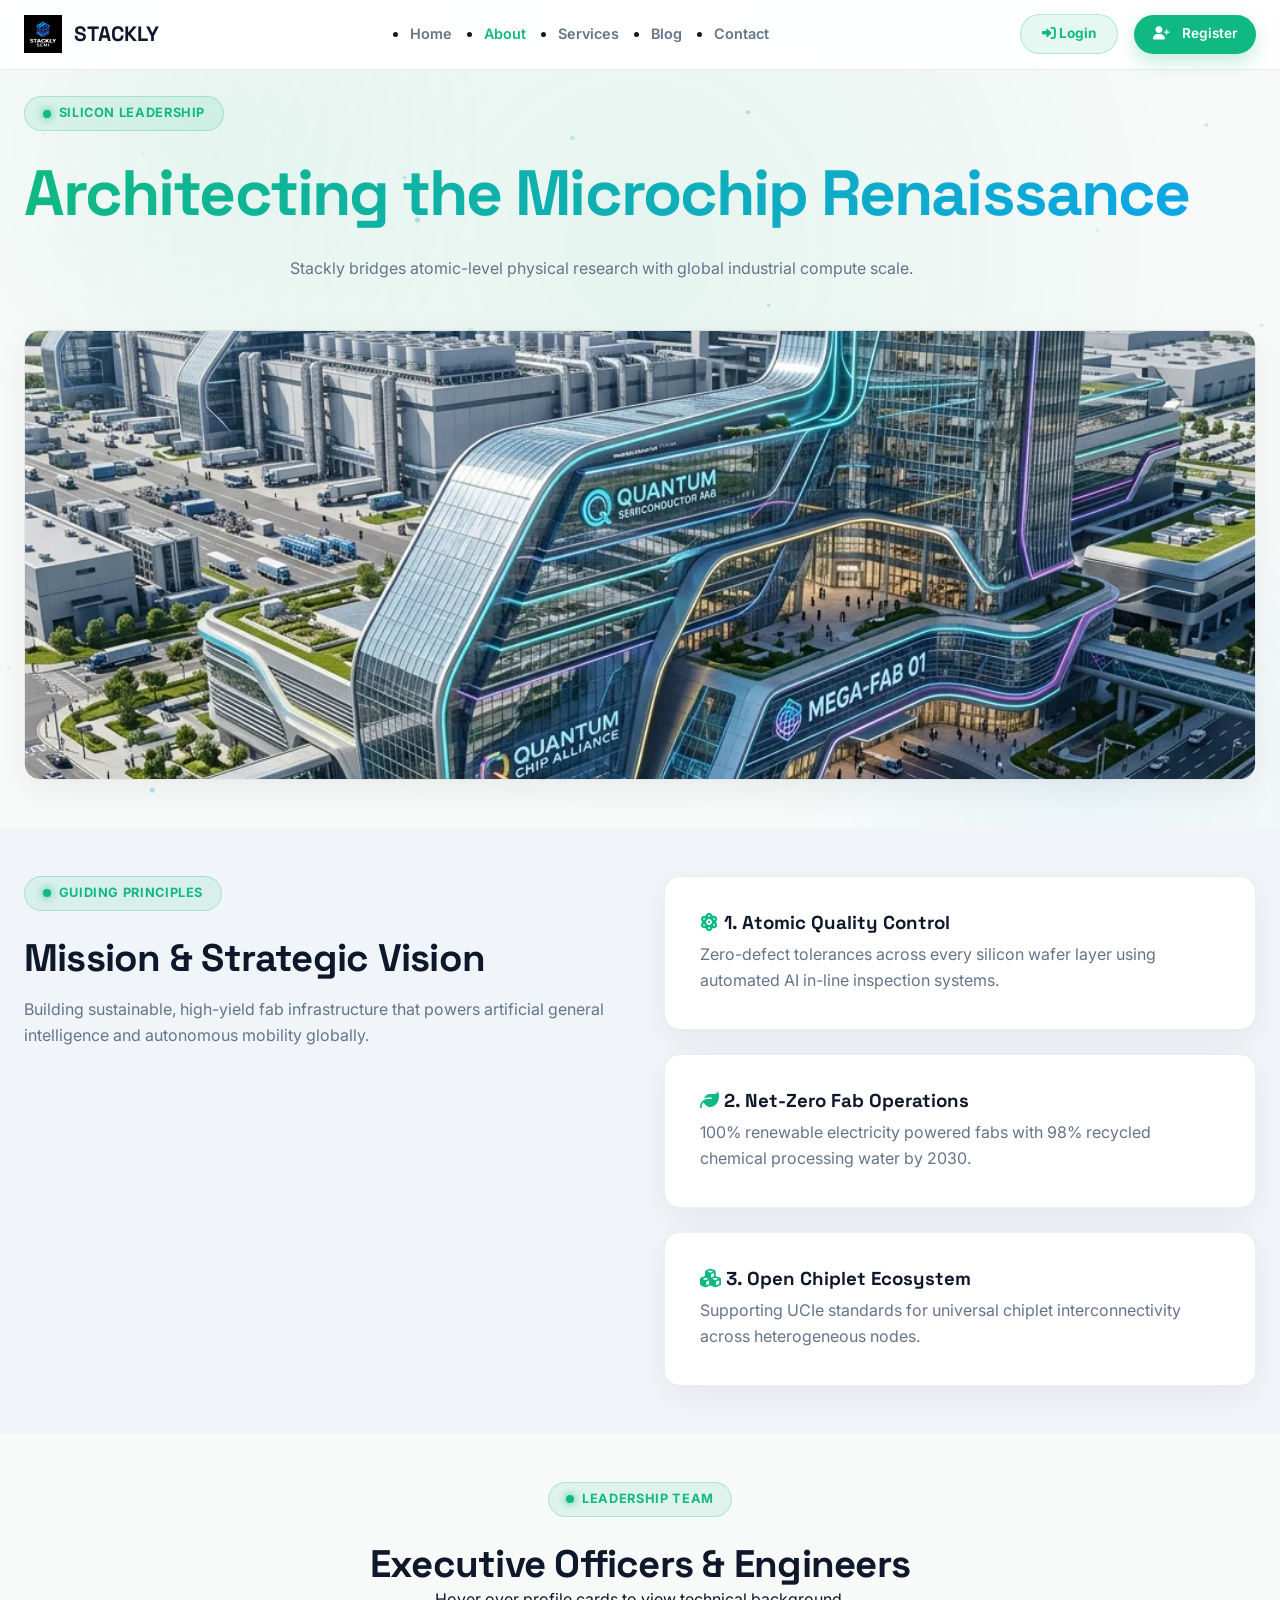
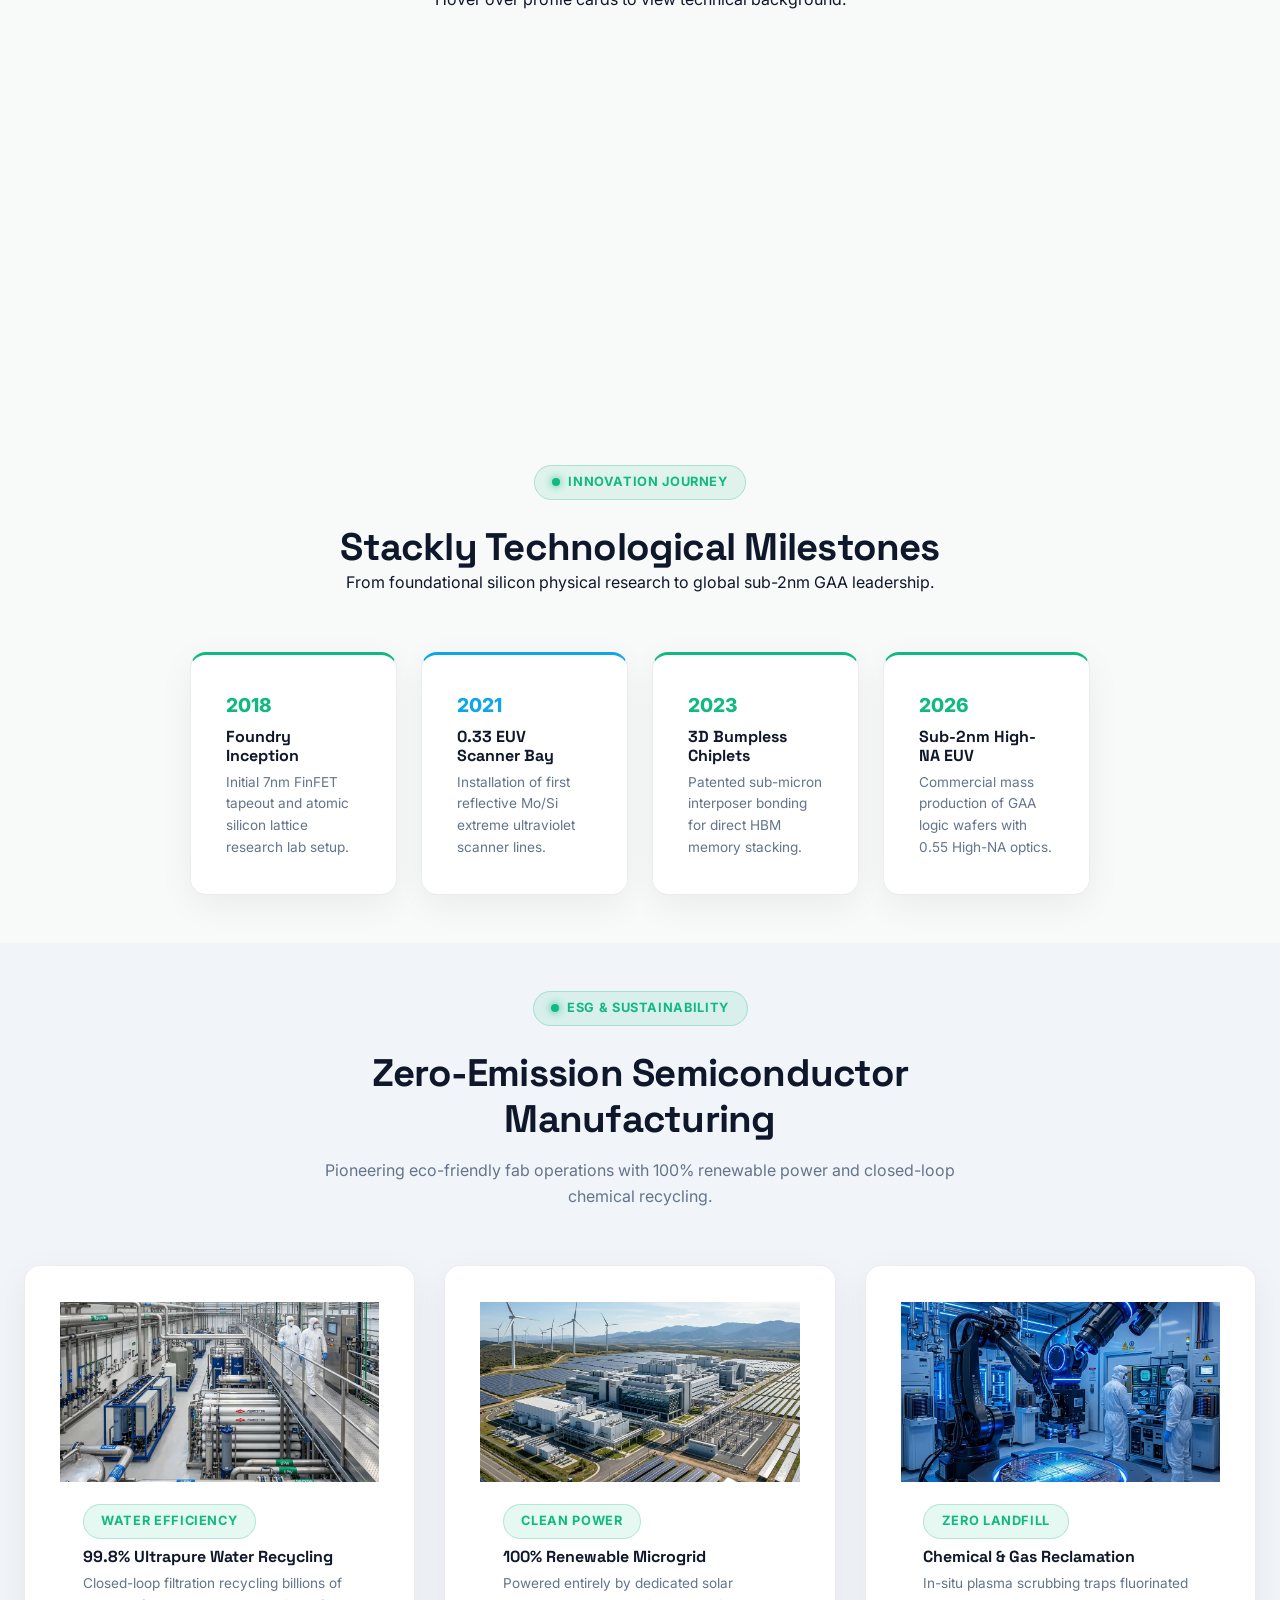
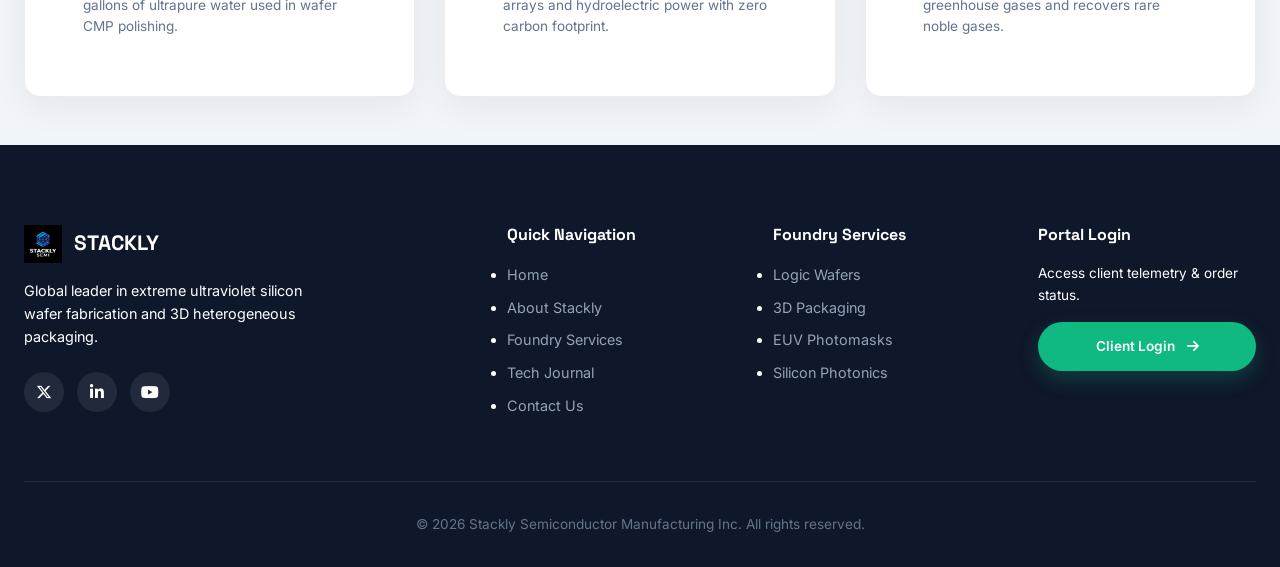
<file: about.html>
<!DOCTYPE html>
<html lang="en">
<head>
    <meta charset="UTF-8">
    <meta name="viewport" content="width=device-width, initial-scale=1.0">
    <title>About Us — Stackly</title>
    <link rel="stylesheet" href="https://cdnjs.cloudflare.com/ajax/libs/font-awesome/6.7.2/css/all.min.css">
    <link rel="stylesheet" href="./css/style.css">
    <link href="https://unpkg.com/aos@2.3.1/dist/aos.css" rel="stylesheet">
</head>
<body>
    <!-- RADAR SCANNER PAGE LOADER -->
    <div id="loader">
        <div class="loader-container">
            <div class="radar">
                <span class="ring ring1"></span>
                <span class="ring ring2"></span>
                <div class="core"><img src="./images/stackly_logo.webp" alt="Stackly Logo"></div>
                <div class="scanner"></div>
            </div>
            <h2>STACKLY</h2>
            <p style="font-size:0.8rem; color:var(--muted-text); margin-top:0.3rem;" id="loading-status">INITIALIZING ABOUT MODULE...</p>
            <div class="progress"><div class="progress-bar"><span id="progress-fill"></span></div></div>
            <strong id="progress-value" style="font-size:0.85rem; color:var(--accent); display:inline-block; margin-top:0.5rem;">0%</strong>
        </div>
        <script>
            (function() {
                var count = 0;
                var interval = setInterval(function() {
                    count += 2;
                    if (count > 100) count = 100;
                    var fill = document.getElementById('progress-fill');
                    var val = document.getElementById('progress-value');
                    var status = document.getElementById('loading-status');
                    if (fill) fill.style.width = count + '%';
                    if (val) val.innerText = count + '%';
                    if (count > 30 && count < 60 && status) status.innerText = "LOADING ENTERPRISE DATA...";
                    if (count >= 60 && count < 90 && status) status.innerText = "VERIFYING CLEANROOM METRICS...";
                    if (count >= 90 && status) status.innerText = "ABOUT PAGE READY!";
                    if (count >= 100) {
                        clearInterval(interval);
                        var loader = document.getElementById('loader');
                        if (loader) {
                            setTimeout(function() {
                                loader.classList.add('fade-out');
                                setTimeout(function() { loader.style.display = 'none'; }, 500);
                            }, 150);
                        }
                    }
                }, 14);
            })();
        </script>
    </div>

    <!-- HEADER -->
    <header>
        <nav class="navbar">
            <div class="container">
                <a href="./index.html" class="logo">
                    <img src="./images/stackly_logo.webp" alt="Stackly Logo">
                    <span class="logo-text">STACKLY</span>
                </a>
                <ul class="nav-links">
                    <li><a href="./index.html">Home</a></li>
                    <li><a href="./about.html" class="active">About</a></li>
                    <li><a href="./services.html">Services</a></li>
                    <li><a href="./blog.html">Blog</a></li>
                    <li><a href="./contact.html">Contact</a></li>
                </ul>
                <div class="nav-right">
                    <a href="./login.html" class="login-btn"><i class="fa-solid fa-right-to-bracket"></i> Login</a>
                    <a href="./register.html" class="btn btn-primary" style="font-size:0.85rem; padding:0.55rem 1.2rem; text-decoration:none;"><i class="fa-solid fa-user-plus"></i> Register</a>
                    <button class="menu-toggle" aria-label="Open Menu"><span></span><span></span><span></span></button>
                </div>
            </div>
        </nav>
    </header>

    <!-- MOBILE MENU OVERLAY & DRAWER -->
    <div class="mobile-overlay"></div>
    <aside class="mobile-menu">
        <ul>
            <li><a href="./index.html"><i class="fa-solid fa-house"></i> <span>Home</span></a></li>
            <li><a href="./about.html"><i class="fa-solid fa-building-circle-check"></i> <span>About</span></a></li>
            <li><a href="./services.html"><i class="fa-solid fa-bolt"></i> <span>Services</span></a></li>
            <li><a href="./blog.html"><i class="fa-solid fa-newspaper"></i> <span>Blog</span></a></li>
            <li><a href="./contact.html"><i class="fa-solid fa-headset"></i> <span>Contact</span></a></li>
            <li class="menu-divider"></li>
            <li><a href="./login.html" class="drawer-login"><i class="fa-solid fa-arrow-right-to-bracket"></i> <span>Login</span></a></li>
            <li><a href="./register.html" class="drawer-register"><i class="fa-solid fa-user-plus"></i> <span>Register</span></a></li>
        </ul>
    </aside>

    <!-- SECTION 1: HERO -->
    <section class="section" style="padding-top: 6rem; background: radial-gradient(circle at 50% 30%, rgba(16,185,129,0.08), transparent 70%);">
        <div class="container text-center" data-aos="fade-up">
            <div class="hero-badge"><span></span> Silicon Leadership</div>
            <h1 class="gradient-text">Architecting the Microchip Renaissance</h1>
            <p style="max-width: 700px; margin: 1.5rem auto; color:var(--muted-text);">Stackly bridges atomic-level physical research with global industrial compute scale.</p>
        </div>
        <div class="container" style="margin-top: 3rem;" data-aos="zoom-in" class="hover-zoom-container float-anim">
            <img src="./images/about_hq_facility.webp" alt="Stackly Mega-Fab HQ Facility" class="hover-zoom-img" style="border-radius: var(--radius); border: 1px solid var(--glass-border); box-shadow:var(--shadow); max-height: 450px; width: 100%; object-fit:cover;">
        </div>
    </section>

    <!-- SECTION 2: STICKY MISSION & VISION -->
    <section class="section" style="background: var(--bg-secondary);">
        <div class="container" style="display: flex; gap: 3rem; flex-wrap: wrap;">
            <div style="flex: 1; min-width: 280px; position: sticky; top: 120px; align-self: flex-start;">
                <div class="hero-badge"><span></span> Guiding Principles</div>
                <h2>Mission & Strategic Vision</h2>
                <p style="margin-top: 1rem; color:var(--muted-text);">Building sustainable, high-yield fab infrastructure that powers artificial general intelligence and autonomous mobility globally.</p>
            </div>
            <div style="flex: 1; min-width: 280px; display: flex; flex-direction: column; gap: 1.5rem;">
                <div class="bento-card spotlight-card">
                    <h3><i class="fa-solid fa-atom" style="color:var(--accent);"></i> 1. Atomic Quality Control</h3>
                    <p style="margin-top: 0.5rem; color:var(--muted-text);">Zero-defect tolerances across every silicon wafer layer using automated AI in-line inspection systems.</p>
                </div>
                <div class="bento-card spotlight-card">
                    <h3><i class="fa-solid fa-leaf" style="color:var(--accent);"></i> 2. Net-Zero Fab Operations</h3>
                    <p style="margin-top: 0.5rem; color:var(--muted-text);">100% renewable electricity powered fabs with 98% recycled chemical processing water by 2030.</p>
                </div>
                <div class="bento-card spotlight-card">
                    <h3><i class="fa-solid fa-cubes" style="color:var(--accent);"></i> 3. Open Chiplet Ecosystem</h3>
                    <p style="margin-top: 0.5rem; color:var(--muted-text);">Supporting UCIe standards for universal chiplet interconnectivity across heterogeneous nodes.</p>
                </div>
            </div>
        </div>
    </section>

    <!-- SECTION 3: FLIP CARDS LEADERSHIP -->
    <section class="section">
        <div class="container">
            <div class="section-head text-center" data-aos="fade-up">
                <div class="hero-badge"><span></span> Leadership Team</div>
                <h2>Executive Officers & Engineers</h2>
                <p>Hover over profile cards to view technical background.</p>
            </div>
            <div style="display: grid; grid-template-columns: repeat(auto-fit, minmax(280px, 1fr)); gap: 2rem;">
                <div class="flip-card" data-aos="fade-up">
                    <div class="flip-card-inner">
                        <div class="flip-card-front">
                            <img src="./images/team_ceo.webp" alt="CEO" style="width:100px; height:100px; border-radius:50%; margin-bottom:1rem;">
                            <h3>Dr. Marcus Chen</h3>
                            <p style="color:var(--accent); font-weight:600; font-size:0.9rem;">Chief Executive Officer</p>
                        </div>
                        <div class="flip-card-back">
                            <p style="font-size:0.9rem;">Former VP of Wafer Lithography at Stanford Microelectronics. 25+ patents in Gate-All-Around transistor design.</p>
                            <a href="#" data-redirect="404" class="btn-404" style="color:var(--accent); font-weight:700; margin-top:1rem; display:inline-block;">Read Bio &rarr;</a>
                        </div>
                    </div>
                </div>

                <div class="flip-card" data-aos="fade-up" data-aos-delay="100">
                    <div class="flip-card-inner">
                        <div class="flip-card-front">
                            <img src="./images/team_cto.webp" alt="CTO" style="width:100px; height:100px; border-radius:50%; margin-bottom:1rem;">
                            <h3>Dr. Priyanaka Nair</h3>
                            <p style="color:var(--accent); font-weight:600; font-size:0.9rem;">Chief Technology Officer</p>
                        </div>
                        <div class="flip-card-back">
                            <p style="font-size:0.9rem;">Pioneer in High-NA EUV optics and 3D heterogeneous chip stacking architectures.</p>
                            <a href="#" data-redirect="404" class="btn-404" style="color:var(--accent); font-weight:700; margin-top:1rem; display:inline-block;">Read Bio &rarr;</a>
                        </div>
                    </div>
                </div>
            </div>
        </div>
    </section>

            </div>
        </div>
    </section>

    <!-- SECTION 5: TECHNOLOGICAL MILESTONES TIMELINE -->
    <section class="section">
        <div class="container" style="max-width:900px;">
            <div class="section-head text-center" data-aos="fade-up">
                <div class="hero-badge pulse-glow"><span></span> Innovation Journey</div>
                <h2>Stackly Technological Milestones</h2>
                <p>From foundational silicon physical research to global sub-2nm GAA leadership.</p>
            </div>

            <div style="display:grid; grid-template-columns:repeat(auto-fit, minmax(200px, 1fr)); gap:1.5rem; margin-top:2.5rem;" data-aos="fade-up">
                <div class="bento-card spotlight-card" style="border-top:3px solid var(--accent);">
                    <span style="color:var(--accent); font-weight:800; font-size:1.2rem;">2018</span>
                    <h4 style="margin-top:0.4rem;">Foundry Inception</h4>
                    <p style="font-size:0.85rem; color:var(--muted-text); margin-top:0.4rem;">Initial 7nm FinFET tapeout and atomic silicon lattice research lab setup.</p>
                </div>
                <div class="bento-card spotlight-card" style="border-top:3px solid var(--secondary-blue);">
                    <span style="color:var(--secondary-blue); font-weight:800; font-size:1.2rem;">2021</span>
                    <h4 style="margin-top:0.4rem;">0.33 EUV Scanner Bay</h4>
                    <p style="font-size:0.85rem; color:var(--muted-text); margin-top:0.4rem;">Installation of first reflective Mo/Si extreme ultraviolet scanner lines.</p>
                </div>
                <div class="bento-card spotlight-card" style="border-top:3px solid var(--accent);">
                    <span style="color:var(--accent); font-weight:800; font-size:1.2rem;">2023</span>
                    <h4 style="margin-top:0.4rem;">3D Bumpless Chiplets</h4>
                    <p style="font-size:0.85rem; color:var(--muted-text); margin-top:0.4rem;">Patented sub-micron interposer bonding for direct HBM memory stacking.</p>
                </div>
                <div class="bento-card spotlight-card" style="border-top:3px solid var(--accent);">
                    <span style="color:var(--accent); font-weight:800; font-size:1.2rem;">2026</span>
                    <h4 style="margin-top:0.4rem;">Sub-2nm High-NA EUV</h4>
                    <p style="font-size:0.85rem; color:var(--muted-text); margin-top:0.4rem;">Commercial mass production of GAA logic wafers with 0.55 High-NA optics.</p>
                </div>
            </div>
        </div>
    </section>

    <!-- SECTION 6: SUSTAINABLE CLEANROOM INFRASTRUCTURE -->
    <section class="section" style="background:var(--bg-secondary);">
        <div class="container">
            <div class="section-head text-center" data-aos="fade-up">
                <div class="hero-badge"><span></span> ESG & Sustainability</div>
                <h2>Zero-Emission Semiconductor Manufacturing</h2>
                <p style="max-width:700px; margin:1rem auto; color:var(--muted-text);">Pioneering eco-friendly fab operations with 100% renewable power and closed-loop chemical recycling.</p>
            </div>

            <div style="display:grid; grid-template-columns:repeat(auto-fit, minmax(290px, 1fr)); gap:1.8rem;">
                <div class="bento-card spotlight-card hover-zoom-container" data-aos="zoom-in">
                    <img src="./images/about_clean_water.webp" alt="Ultrapure Water Facility" class="hover-zoom-img" style="height:180px;">
                    <div style="padding:1.4rem;">
                        <span class="hero-badge" style="margin-bottom:0.5rem;">Water Efficiency</span>
                        <h4>99.8% Ultrapure Water Recycling</h4>
                        <p style="font-size:0.85rem; color:var(--muted-text); margin-top:0.4rem;">Closed-loop filtration recycling billions of gallons of ultrapure water used in wafer CMP polishing.</p>
                    </div>
                </div>

                <div class="bento-card spotlight-card hover-zoom-container" data-aos="zoom-in" data-aos-delay="100">
                    <img src="./images/about_green_energy.webp" alt="Renewable Solar Energy" class="hover-zoom-img" style="height:180px;">
                    <div style="padding:1.4rem;">
                        <span class="hero-badge" style="margin-bottom:0.5rem;">Clean Power</span>
                        <h4>100% Renewable Microgrid</h4>
                        <p style="font-size:0.85rem; color:var(--muted-text); margin-top:0.4rem;">Powered entirely by dedicated solar arrays and hydroelectric power with zero carbon footprint.</p>
                    </div>
                </div>

                <div class="bento-card spotlight-card hover-zoom-container" data-aos="zoom-in" data-aos-delay="200">
                    <img src="./images/cleanroom_robotics.webp" alt="Chemical Recovery" class="hover-zoom-img" style="height:180px;">
                    <div style="padding:1.4rem;">
                        <span class="hero-badge" style="margin-bottom:0.5rem;">Zero Landfill</span>
                        <h4>Chemical & Gas Reclamation</h4>
                        <p style="font-size:0.85rem; color:var(--muted-text); margin-top:0.4rem;">In-situ plasma scrubbing traps fluorinated greenhouse gases and recovers rare noble gases.</p>
                    </div>
                </div>
            </div>
        </div>
    </section>

    <!-- FOOTER -->
    <footer>
        <div class="container">
            <div class="footer-grid">
                <div>
                    <a href="./index.html" class="logo" style="margin-bottom:1rem;">
                        <img src="./images/stackly_logo.webp" alt="Stackly Logo">
                        <span class="logo-text" style="color:#FFF;">STACKLY</span>
                    </a>
                    <p style="font-size:0.9rem; max-width:300px; margin-top:1rem;">Global leader in extreme ultraviolet silicon wafer fabrication and 3D heterogeneous packaging.</p>
                    <div class="social-links">
                        <a href="https://x.com" target="_blank" rel="noopener noreferrer" class="social-icon" title="Follow Stackly on X"><i class="fa-brands fa-x-twitter"></i></a>
                        <a href="https://linkedin.com" target="_blank" rel="noopener noreferrer" class="social-icon" title="Follow Stackly on LinkedIn"><i class="fa-brands fa-linkedin-in"></i></a>
                        <a href="https://youtube.com" target="_blank" rel="noopener noreferrer" class="social-icon" title="Subscribe to Stackly YouTube"><i class="fa-brands fa-youtube"></i></a>
                    </div>
                </div>

                <div>
                    <h4 style="color:#FFF; margin-bottom:1.2rem;">Quick Navigation</h4>
                    <ul style="display:flex; flex-direction:column; gap:0.6rem; font-size:0.9rem;">
                        <li><a href="./index.html" style="color:#94A3B8;">Home</a></li>
                        <li><a href="./about.html" style="color:#94A3B8;">About Stackly</a></li>
                        <li><a href="./services.html" style="color:#94A3B8;">Foundry Services</a></li>
                        <li><a href="./blog.html" style="color:#94A3B8;">Tech Journal</a></li>
                        <li><a href="./contact.html" style="color:#94A3B8;">Contact Us</a></li>
                    </ul>
                </div>

                <div>
                    <h4 style="color:#FFF; margin-bottom:1.2rem;">Foundry Services</h4>
                    <ul style="display:flex; flex-direction:column; gap:0.6rem; font-size:0.9rem;">
                        <li><a href="#" data-redirect="404" class="btn-404" style="color:#94A3B8;">Logic Wafers</a></li>
                        <li><a href="#" data-redirect="404" class="btn-404" style="color:#94A3B8;">3D Packaging</a></li>
                        <li><a href="#" data-redirect="404" class="btn-404" style="color:#94A3B8;">EUV Photomasks</a></li>
                        <li><a href="#" data-redirect="404" class="btn-404" style="color:#94A3B8;">Silicon Photonics</a></li>
                    </ul>
                </div>

                <div>
                    <h4 style="color:#FFF; margin-bottom:1.2rem;">Portal Login</h4>
                    <p style="font-size:0.85rem; margin-bottom:1rem;">Access client telemetry & order status.</p>
                    <a href="./login.html" class="btn btn-primary" style="width:100%; font-size:0.85rem;">Client Login <i class="fa-solid fa-arrow-right"></i></a>
                </div>
            </div>

            <div style="text-align:center; border-top:1px solid rgba(255,255,255,0.08); padding-top:2rem; font-size:0.85rem; color:#64748B;">
                &copy; 2026 Stackly Semiconductor Manufacturing Inc. All rights reserved.
            </div>
        </div>
    </footer>

    <script src="https://unpkg.com/aos@2.3.1/dist/aos.js"></script>
    <script src="./js/script.js?v=6"></script>
    <script>AOS.init({ duration: 800, once: true });</script>
</body>
</html>
</file>
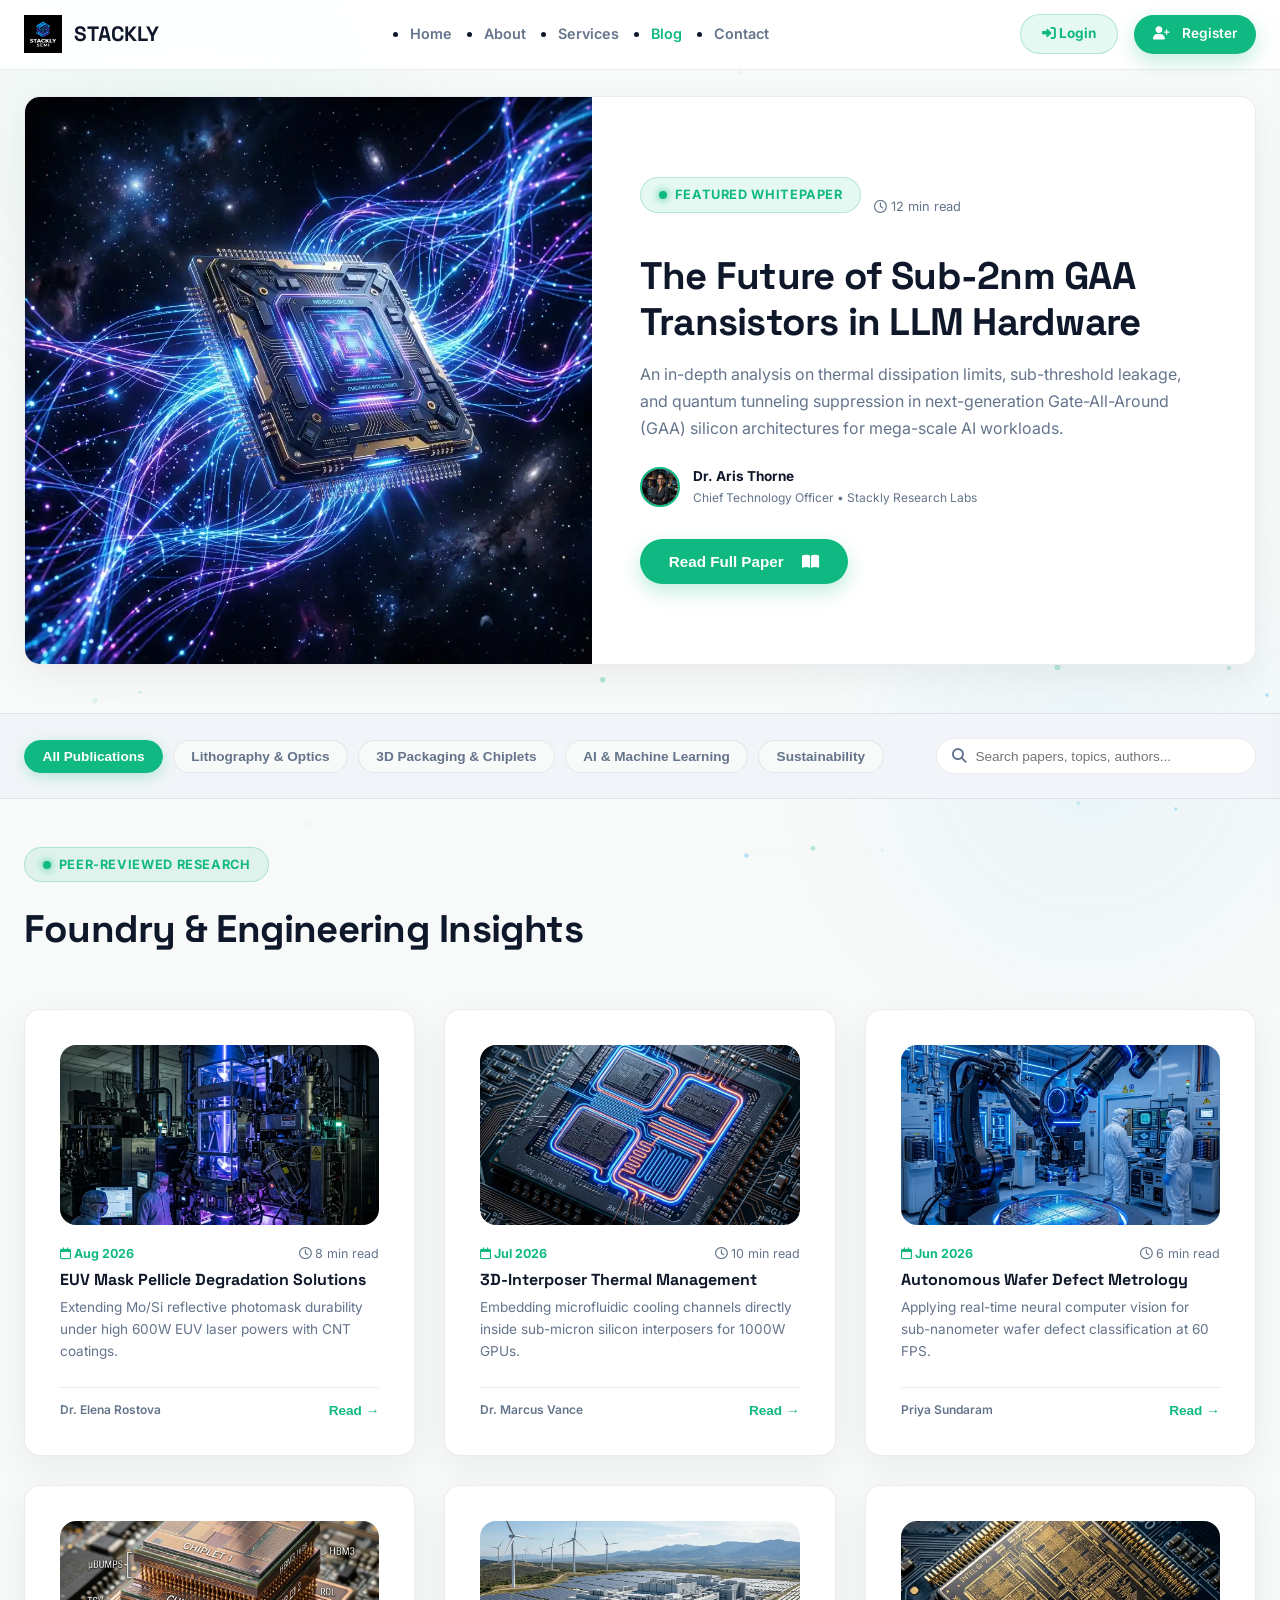
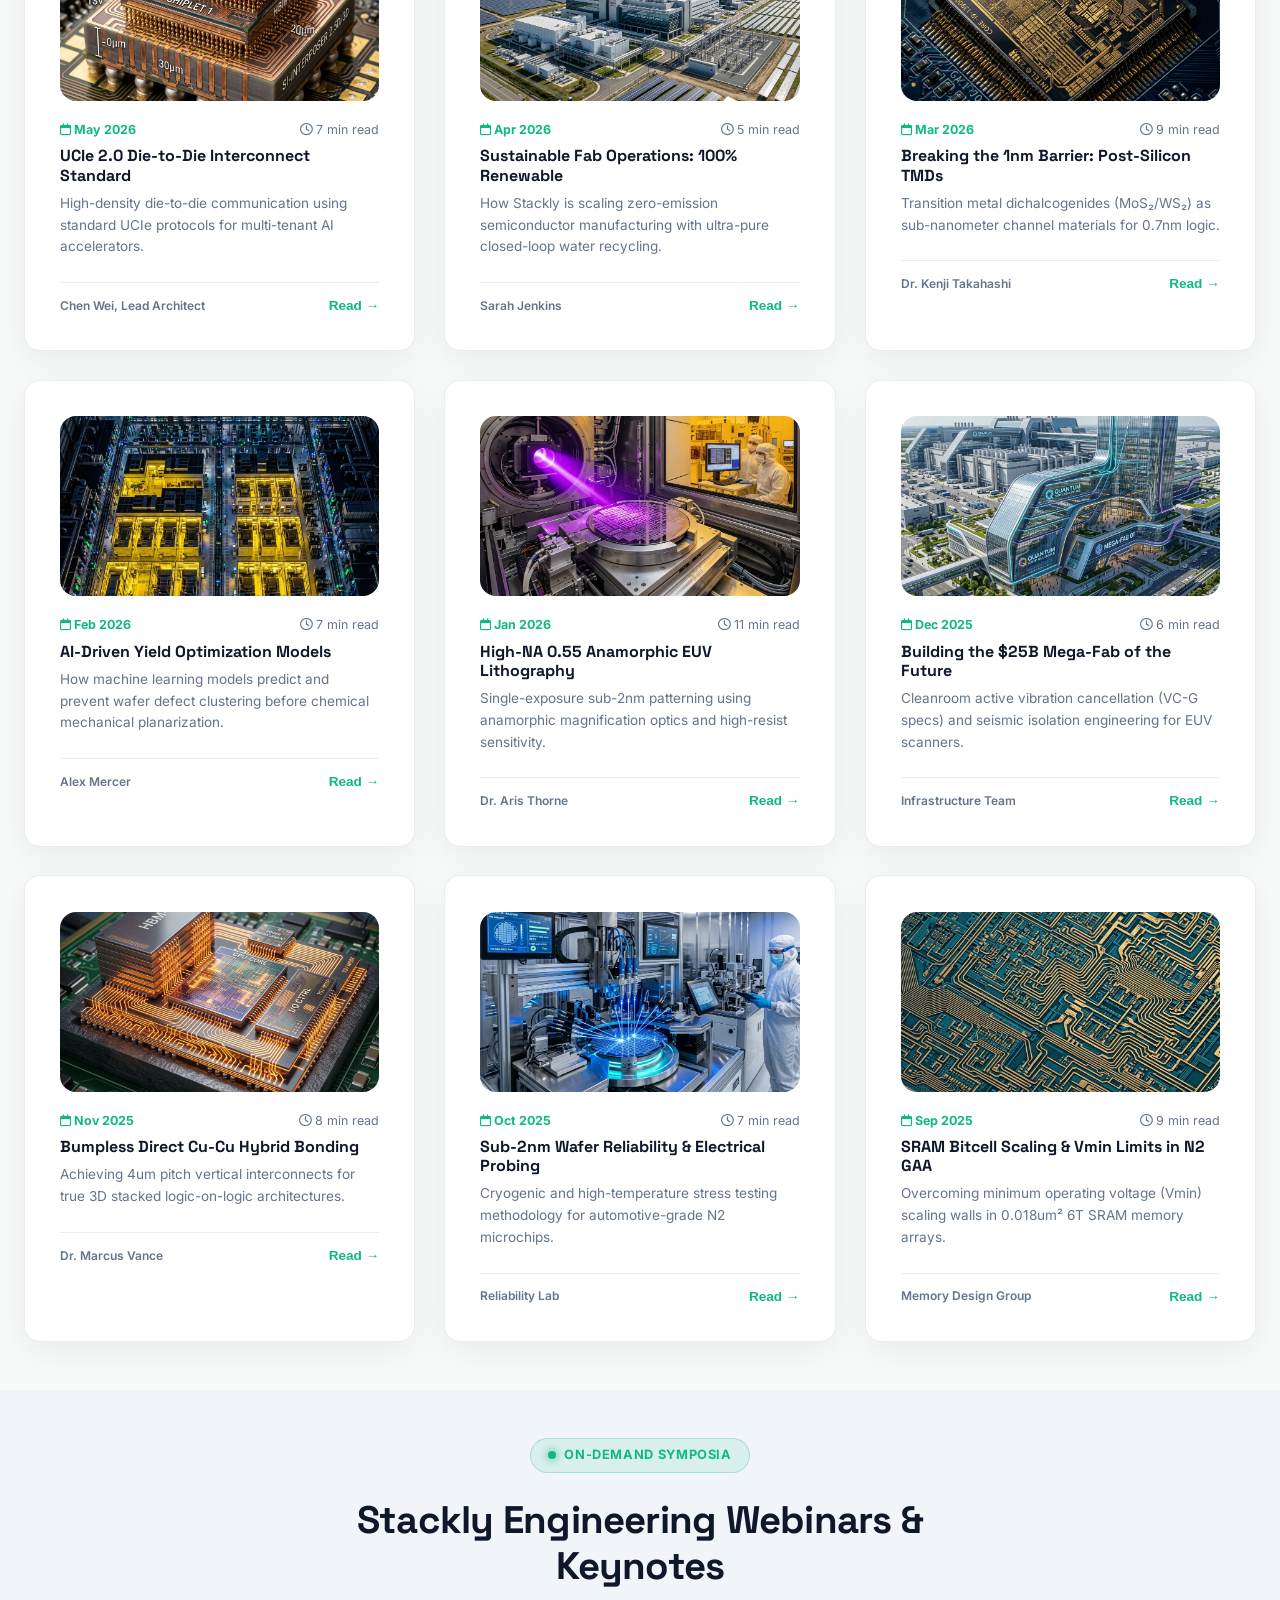
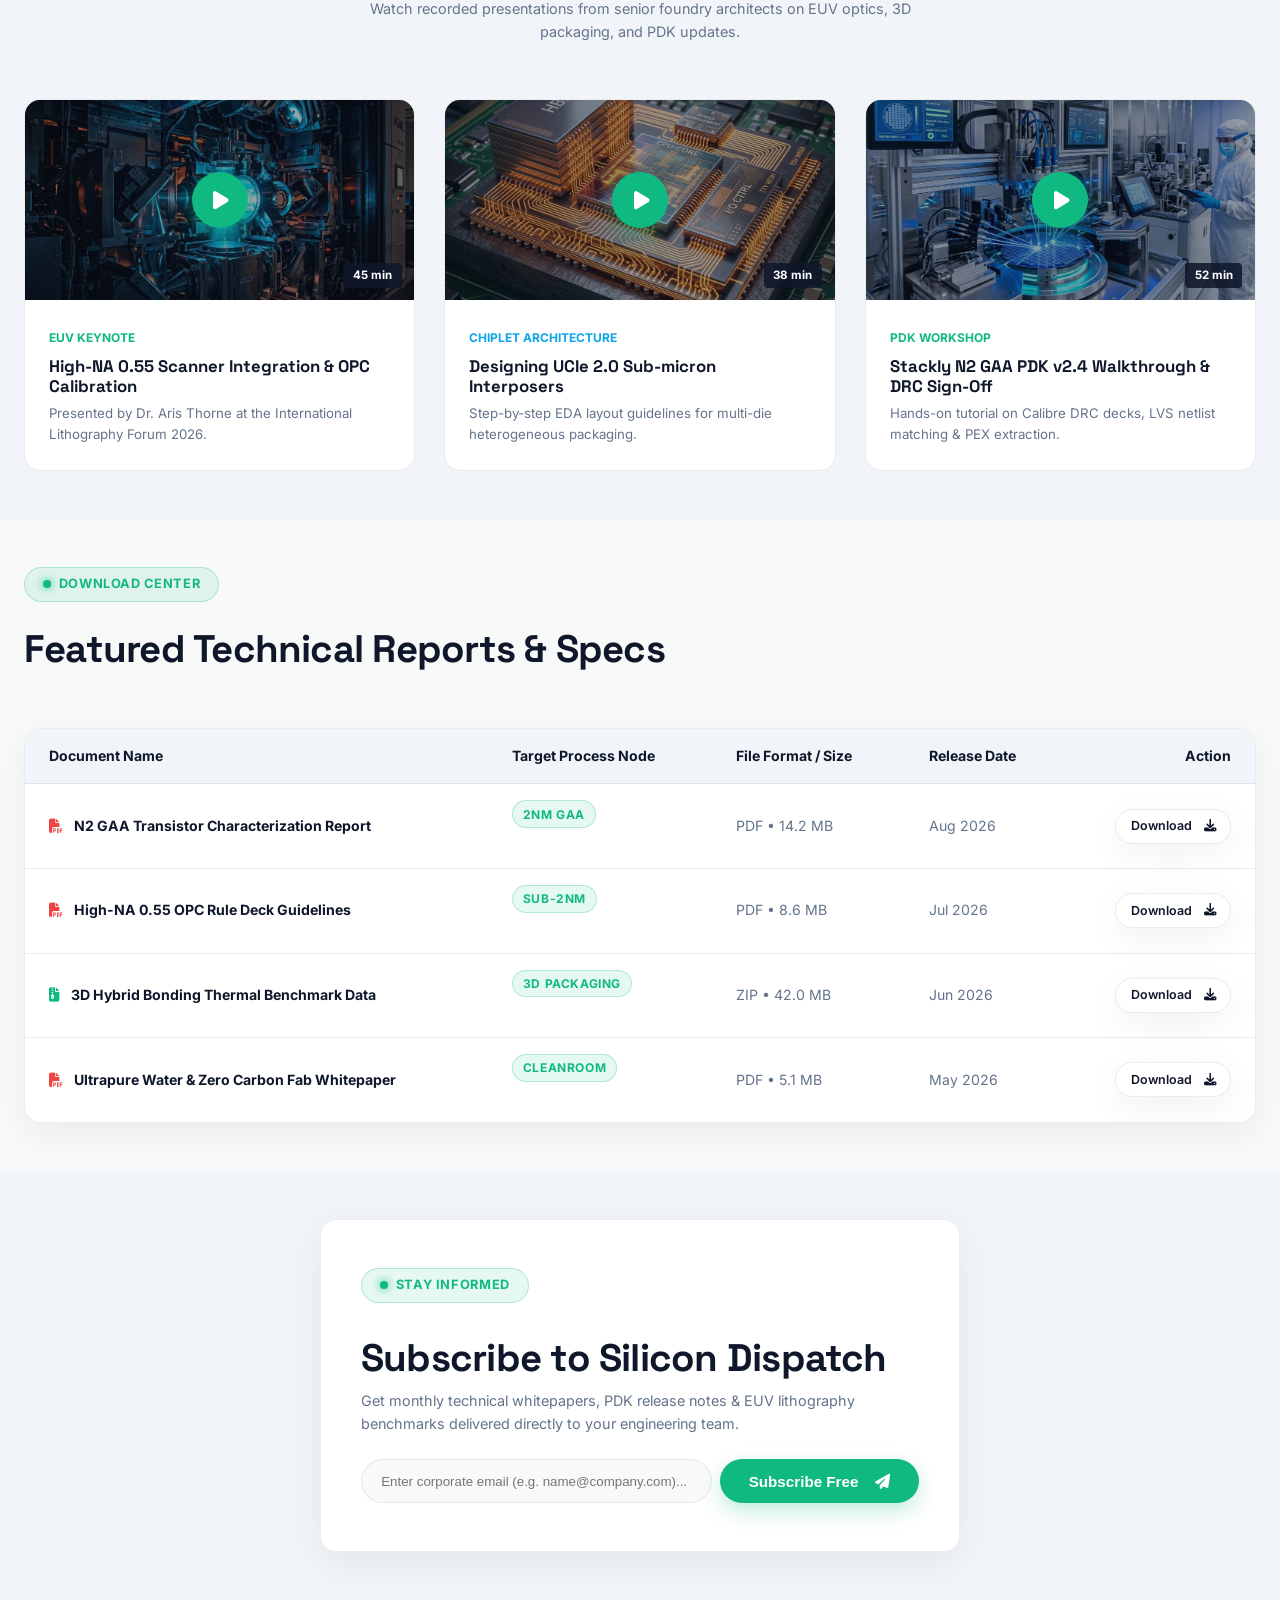
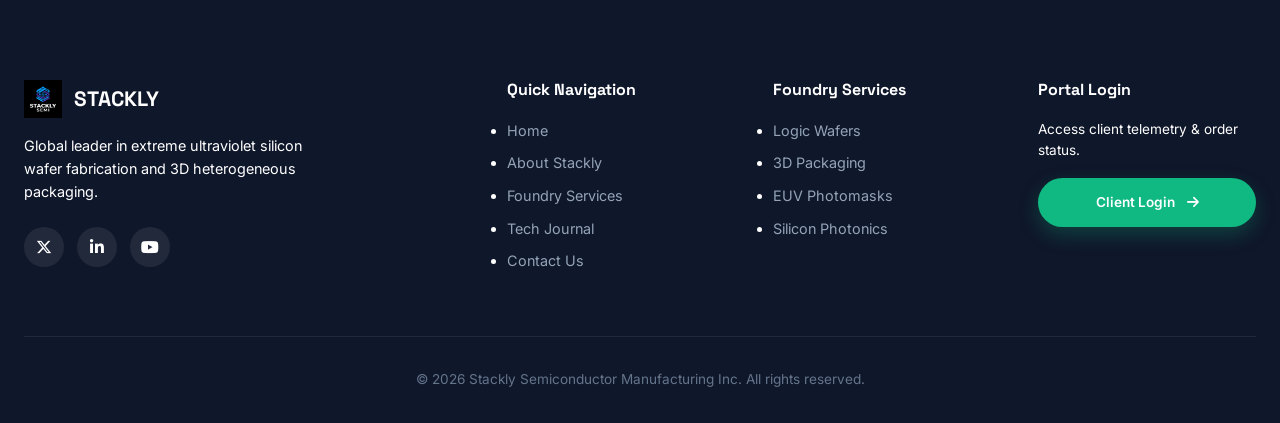
<file: blog.html>
<!DOCTYPE html>
<html lang="en">
<head>
    <meta charset="UTF-8">
    <meta name="viewport" content="width=device-width, initial-scale=1.0">
    <title>Silicon Insights & Tech Journal — Stackly Semiconductor</title>
    <meta name="description" content="Explore Stackly's technical whitepapers, peer-reviewed foundry research, EUV lithography insights, and 3D chiplet heterogeneous integration breakthroughs.">
    <link rel="stylesheet" href="https://cdnjs.cloudflare.com/ajax/libs/font-awesome/6.7.2/css/all.min.css">
    <link rel="stylesheet" href="./css/style.css">
    <link href="https://unpkg.com/aos@2.3.1/dist/aos.css" rel="stylesheet">
    <style>
        .blog-filter-btn {
            padding: 0.5rem 1.1rem;
            border-radius: var(--radius-full);
            border: 1px solid var(--glass-border);
            background: var(--bg);
            color: var(--muted-text);
            font-size: 0.85rem;
            font-weight: 600;
            cursor: pointer;
            transition: var(--transition);
        }
        .blog-filter-btn:hover, .blog-filter-btn.active {
            background: var(--accent);
            color: #FFF;
            border-color: var(--accent);
            box-shadow: 0 4px 14px rgba(16,185,129,0.25);
        }
        .article-card {
            transition: transform 0.3s ease, box-shadow 0.3s ease;
        }
        .article-card:hover {
            transform: translateY(-4px);
            box-shadow: var(--shadow-lg);
        }
        /* Modal Reader Styling */
        .article-modal {
            position: fixed;
            inset: 0;
            background: rgba(15, 23, 42, 0.75);
            backdrop-filter: blur(8px);
            z-index: 2000;
            display: flex;
            align-items: center;
            justify-content: center;
            padding: 1.5rem;
            opacity: 0;
            visibility: hidden;
            transition: all 0.3s ease;
        }
        .article-modal.active {
            opacity: 1;
            visibility: visible;
        }
        .article-modal-content {
            background: #FFF;
            width: 100%;
            max-width: 800px;
            max-height: 90vh;
            border-radius: 20px;
            overflow-y: auto;
            position: relative;
            padding: 2.5rem;
            box-shadow: 0 25px 50px -12px rgba(0, 0, 0, 0.25);
        }
        .modal-close-btn {
            position: absolute;
            top: 1.5rem;
            right: 1.5rem;
            background: var(--bg-secondary);
            border: none;
            width: 36px;
            height: 36px;
            border-radius: 50%;
            display: flex;
            align-items: center;
            justify-content: center;
            font-size: 1.2rem;
            color: var(--dark-text);
            cursor: pointer;
            transition: var(--transition);
        }
        .modal-close-btn:hover {
            background: rgba(239, 68, 68, 0.1);
            color: #ef4444;
        }
        .video-card {
            position: relative;
            border-radius: 16px;
            overflow: hidden;
            border: 1px solid var(--glass-border);
            background: #FFF;
        }
        .video-thumb-wrap {
            position: relative;
            height: 200px;
            overflow: hidden;
        }
        .video-thumb-wrap img {
            width: 100%;
            height: 100%;
            object-fit: cover;
        }
        .play-overlay {
            position: absolute;
            inset: 0;
            background: rgba(15, 23, 42, 0.4);
            display: flex;
            align-items: center;
            justify-content: center;
            transition: background 0.3s ease;
        }
        .video-card:hover .play-overlay {
            background: rgba(15, 23, 42, 0.2);
        }
        .play-icon-btn {
            width: 56px;
            height: 56px;
            border-radius: 50%;
            background: var(--accent);
            color: #FFF;
            display: flex;
            align-items: center;
            justify-content: center;
            font-size: 1.3rem;
            box-shadow: 0 8px 20px rgba(16,185,129,0.4);
            transition: transform 0.3s ease;
        }
        .video-card:hover .play-icon-btn {
            transform: scale(1.1);
        }
    </style>
</head>
<body>
    <!-- RADAR SCANNER PAGE LOADER -->
    <div id="loader">
        <div class="loader-container">
            <div class="radar">
                <span class="ring ring1"></span>
                <span class="ring ring2"></span>
                <div class="core"><img src="./images/stackly_logo.webp" alt="Stackly Logo"></div>
                <div class="scanner"></div>
            </div>
            <h2>STACKLY</h2>
            <p style="font-size:0.8rem; color:var(--muted-text); margin-top:0.3rem;" id="loading-status">LOADING TECH JOURNAL...</p>
            <div class="progress"><div class="progress-bar"><span id="progress-fill"></span></div></div>
            <strong id="progress-value" style="font-size:0.85rem; color:var(--accent); display:inline-block; margin-top:0.5rem;">0%</strong>
        </div>
        <script>
            (function() {
                var count = 0;
                var interval = setInterval(function() {
                    count += 2;
                    if (count > 100) count = 100;
                    var fill = document.getElementById('progress-fill');
                    var val = document.getElementById('progress-value');
                    var status = document.getElementById('loading-status');
                    if (fill) fill.style.width = count + '%';
                    if (val) val.innerText = count + '%';
                    if (count > 30 && count < 60 && status) status.innerText = "FETCHING TECHNICAL WHITEPAPERS...";
                    if (count >= 60 && count < 90 && status) status.innerText = "PARSING RESEARCH ARTICLES...";
                    if (count >= 90 && status) status.innerText = "JOURNAL READY!";
                    if (count >= 100) {
                        clearInterval(interval);
                        var loader = document.getElementById('loader');
                        if (loader) {
                            setTimeout(function() {
                                loader.classList.add('fade-out');
                                setTimeout(function() { loader.style.display = 'none'; }, 500);
                            }, 150);
                        }
                    }
                }, 14);
            })();
        </script>
    </div>

    <!-- HEADER -->
    <header>
        <nav class="navbar">
            <div class="container">
                <a href="./index.html" class="logo">
                    <img src="./images/stackly_logo.webp" alt="Stackly Logo">
                    <span class="logo-text">STACKLY</span>
                </a>
                <ul class="nav-links">
                    <li><a href="./index.html">Home</a></li>
                    <li><a href="./about.html">About</a></li>
                    <li><a href="./services.html">Services</a></li>
                    <li><a href="./blog.html" class="active">Blog</a></li>
                    <li><a href="./contact.html">Contact</a></li>
                </ul>
                <div class="nav-right">
                    <a href="./login.html" class="login-btn"><i class="fa-solid fa-right-to-bracket"></i> Login</a>
                    <a href="./register.html" class="btn btn-primary" style="font-size:0.85rem; padding:0.55rem 1.2rem; text-decoration:none;"><i class="fa-solid fa-user-plus"></i> Register</a>
                    <button class="menu-toggle" aria-label="Open Menu"><span></span><span></span><span></span></button>
                </div>
            </div>
        </nav>
    </header>

    <!-- MOBILE MENU OVERLAY & DRAWER -->
    <div class="mobile-overlay"></div>
    <aside class="mobile-menu">
        <ul>
            <li><a href="./index.html"><i class="fa-solid fa-house"></i> <span>Home</span></a></li>
            <li><a href="./about.html"><i class="fa-solid fa-building-circle-check"></i> <span>About</span></a></li>
            <li><a href="./services.html"><i class="fa-solid fa-bolt"></i> <span>Services</span></a></li>
            <li><a href="./blog.html"><i class="fa-solid fa-newspaper"></i> <span>Blog</span></a></li>
            <li><a href="./contact.html"><i class="fa-solid fa-headset"></i> <span>Contact</span></a></li>
            <li class="menu-divider"></li>
            <li><a href="./login.html" class="drawer-login"><i class="fa-solid fa-arrow-right-to-bracket"></i> <span>Login</span></a></li>
            <li><a href="./register.html" class="drawer-register"><i class="fa-solid fa-user-plus"></i> <span>Register</span></a></li>
        </ul>
    </aside>

    <!-- HERO / FEATURED SPOTLIGHT ARTICLE -->
    <section class="section" style="padding-top: 6rem;">
        <div class="container">
            <div class="bento-card spotlight-card" style="display: flex; flex-wrap: wrap; padding:0; overflow:hidden;" data-aos="fade-up">
                <div style="flex: 1; min-width: 300px;">
                    <img src="./images/blog_ai.webp" alt="AI Microchip" style="height: 100%; min-height: 340px; width: 100%; object-fit: cover;">
                </div>
                <div style="flex: 1; min-width: 300px; padding: 3rem; display: flex; flex-direction: column; justify-content: center;">
                    <div style="display:flex; align-items:center; gap:0.8rem; margin-bottom:1rem;">
                        <span class="hero-badge"><span></span> Featured Whitepaper</span>
                        <span style="font-size:0.8rem; color:var(--muted-text);"><i class="fa-regular fa-clock"></i> 12 min read</span>
                    </div>
                    <h2>The Future of Sub-2nm GAA Transistors in LLM Hardware</h2>
                    <p style="margin-top: 1rem; color:var(--muted-text); line-height:1.7;">An in-depth analysis on thermal dissipation limits, sub-threshold leakage, and quantum tunneling suppression in next-generation Gate-All-Around (GAA) silicon architectures for mega-scale AI workloads.</p>
                    <div style="margin-top:1.5rem; display:flex; align-items:center; gap:0.8rem;">
                        <img src="./images/team_cto.webp" alt="Dr. Aris Thorne" style="width:40px; height:40px; border-radius:50%; object-fit:cover; border:2px solid var(--accent);">
                        <div>
                            <div style="font-size:0.85rem; font-weight:700; color:var(--dark-text);">Dr. Aris Thorne</div>
                            <div style="font-size:0.75rem; color:var(--muted-text);">Chief Technology Officer • Stackly Research Labs</div>
                        </div>
                    </div>
                    <button onclick="openPaperModal('The Future of Sub-2nm GAA Transistors in LLM Hardware', 'Dr. Aris Thorne (CTO)', 'August 2026', 'This landmark whitepaper explores how surrounding transistor channels on all four sides with atomic nanosheet gates suppresses sub-threshold leakage by 45%. We evaluate High-NA EUV lithography optical proximity correction (OPC) and thermal transport physics in 3D stacked dies under 600W sustained AI matrix multiplication loads.', 'Lithography & Transistor Physics')" class="btn btn-primary" style="margin-top: 2rem; align-self: flex-start; border:none; cursor:pointer;">
                        Read Full Paper <i class="fa-solid fa-book-open" style="margin-left:0.4rem;"></i>
                    </button>
                </div>
            </div>
        </div>
    </section>

    <!-- SEARCH & FILTER SECTION -->
    <section style="padding: 1.5rem 0; background: var(--bg-secondary); border-top: 1px solid var(--glass-border); border-bottom: 1px solid var(--glass-border);">
        <div class="container" style="display:flex; justify-content:space-between; align-items:center; flex-wrap:wrap; gap:1.2rem;">
            <!-- Filter Pills -->
            <div style="display:flex; gap:0.6rem; flex-wrap:wrap; align-items:center;">
                <button class="blog-filter-btn active" onclick="filterCategory('all', this)">All Publications</button>
                <button class="blog-filter-btn" onclick="filterCategory('lithography', this)">Lithography & Optics</button>
                <button class="blog-filter-btn" onclick="filterCategory('packaging', this)">3D Packaging & Chiplets</button>
                <button class="blog-filter-btn" onclick="filterCategory('ai', this)">AI & Machine Learning</button>
                <button class="blog-filter-btn" onclick="filterCategory('green', this)">Sustainability</button>
            </div>
            <!-- Search Bar -->
            <div style="position:relative; width:100%; max-width:320px;">
                <i class="fa-solid fa-magnifying-glass" style="position:absolute; left:1rem; top:50%; transform:translateY(-50%); color:var(--muted-text); font-size:0.9rem;"></i>
                <input type="text" id="blogSearchInput" placeholder="Search papers, topics, authors..." onkeyup="searchArticles()" style="width:100%; padding:0.6rem 1rem 0.6rem 2.4rem; border-radius:var(--radius-full); border:1px solid var(--glass-border); background:#FFF; color:var(--dark-text); font-size:0.85rem; outline:none;">
            </div>
        </div>
    </section>

    <!-- BENTO ARTICLE GRID (12 PUBLICATIONS) -->
    <section class="section">
        <div class="container">
            <div class="section-head" data-aos="fade-up">
                <div class="hero-badge"><span></span> Peer-Reviewed Research</div>
                <h2>Foundry &amp; Engineering Insights</h2>
            </div>

            <div class="bento-grid" id="articleGrid">

                <!-- 1 -->
                <div class="bento-card spotlight-card hover-zoom-container article-card" data-category="lithography" data-aos="fade-up">
                    <img src="./images/photolithography.webp" alt="EUV Photomask" class="hover-zoom-img" style="height:180px; border-radius:var(--radius); margin-bottom:1.2rem;">
                    <div style="display:flex; justify-content:space-between; align-items:center; font-size:0.78rem; margin-bottom:0.4rem;">
                        <span style="color:var(--accent); font-weight:700;"><i class="fa-regular fa-calendar"></i> Aug 2026</span>
                        <span style="color:var(--muted-text);"><i class="fa-regular fa-clock"></i> 8 min read</span>
                    </div>
                    <h4>EUV Mask Pellicle Degradation Solutions</h4>
                    <p style="font-size:0.85rem; color:var(--muted-text); margin-top:0.5rem;">Extending Mo/Si reflective photomask durability under high 600W EUV laser powers with CNT coatings.</p>
                    <div style="display:flex; justify-content:space-between; align-items:center; margin-top:1.5rem; padding-top:0.8rem; border-top:1px solid var(--glass-border);">
                        <span style="font-size:0.75rem; color:var(--muted-text); font-weight:600;">Dr. Elena Rostova</span>
                        <button onclick="openPaperModal('EUV Mask Pellicle Degradation Solutions', 'Dr. Elena Rostova', 'August 2026', 'Investigating carbon nanotube (CNT) pellicle membranes capable of enduring 600W extreme ultraviolet laser exposure without thermal sagging or mask degradation.', 'Photolithography')" class="btn-404" style="color:var(--accent); font-weight:700; font-size:0.85rem; background:none; border:none; cursor:pointer;">Read &rarr;</button>
                    </div>
                </div>

                <!-- 2 -->
                <div class="bento-card spotlight-card hover-zoom-container article-card" data-category="packaging" data-aos="fade-up" data-aos-delay="100">
                    <img src="./images/blog_thermal_cooling.webp" alt="3D Liquid Thermal Cooling" class="hover-zoom-img" style="height:180px; border-radius:var(--radius); margin-bottom:1.2rem;">
                    <div style="display:flex; justify-content:space-between; align-items:center; font-size:0.78rem; margin-bottom:0.4rem;">
                        <span style="color:var(--accent); font-weight:700;"><i class="fa-regular fa-calendar"></i> Jul 2026</span>
                        <span style="color:var(--muted-text);"><i class="fa-regular fa-clock"></i> 10 min read</span>
                    </div>
                    <h4>3D-Interposer Thermal Management</h4>
                    <p style="font-size:0.85rem; color:var(--muted-text); margin-top:0.5rem;">Embedding microfluidic cooling channels directly inside sub-micron silicon interposers for 1000W GPUs.</p>
                    <div style="display:flex; justify-content:space-between; align-items:center; margin-top:1.5rem; padding-top:0.8rem; border-top:1px solid var(--glass-border);">
                        <span style="font-size:0.75rem; color:var(--muted-text); font-weight:600;">Dr. Marcus Vance</span>
                        <button onclick="openPaperModal('3D-Interposer Thermal Management', 'Dr. Marcus Vance', 'July 2026', 'Demonstrating micro-channel liquid cooling integrated directly into 2.5D/3D silicon interposers, reducing junction temperatures by 28°C under max load.', '3D Packaging')" class="btn-404" style="color:var(--accent); font-weight:700; font-size:0.85rem; background:none; border:none; cursor:pointer;">Read &rarr;</button>
                    </div>
                </div>

                <!-- 3 -->
                <div class="bento-card spotlight-card hover-zoom-container article-card" data-category="ai" data-aos="fade-up" data-aos-delay="200">
                    <img src="./images/cleanroom_robotics.webp" alt="Robotic Inspection" class="hover-zoom-img" style="height:180px; border-radius:var(--radius); margin-bottom:1.2rem;">
                    <div style="display:flex; justify-content:space-between; align-items:center; font-size:0.78rem; margin-bottom:0.4rem;">
                        <span style="color:var(--accent); font-weight:700;"><i class="fa-regular fa-calendar"></i> Jun 2026</span>
                        <span style="color:var(--muted-text);"><i class="fa-regular fa-clock"></i> 6 min read</span>
                    </div>
                    <h4>Autonomous Wafer Defect Metrology</h4>
                    <p style="font-size:0.85rem; color:var(--muted-text); margin-top:0.5rem;">Applying real-time neural computer vision for sub-nanometer wafer defect classification at 60 FPS.</p>
                    <div style="display:flex; justify-content:space-between; align-items:center; margin-top:1.5rem; padding-top:0.8rem; border-top:1px solid var(--glass-border);">
                        <span style="font-size:0.75rem; color:var(--muted-text); font-weight:600;">Priya Sundaram</span>
                        <button onclick="openPaperModal('Autonomous Wafer Defect Metrology', 'Priya Sundaram', 'June 2026', 'Real-time deep convolutional networks scanning FOUP wafers at 60 frames per second inside automated overhead hoist transport (OHT) systems.', 'AI Metrology')" class="btn-404" style="color:var(--accent); font-weight:700; font-size:0.85rem; background:none; border:none; cursor:pointer;">Read &rarr;</button>
                    </div>
                </div>

                <!-- 4 -->
                <div class="bento-card spotlight-card hover-zoom-container article-card" data-category="packaging" data-aos="fade-up">
                    <img src="./images/services_chiplet_assembly.webp" alt="Chiplet Assembly" class="hover-zoom-img" style="height:180px; border-radius:var(--radius); margin-bottom:1.2rem;">
                    <div style="display:flex; justify-content:space-between; align-items:center; font-size:0.78rem; margin-bottom:0.4rem;">
                        <span style="color:var(--accent); font-weight:700;"><i class="fa-regular fa-calendar"></i> May 2026</span>
                        <span style="color:var(--muted-text);"><i class="fa-regular fa-clock"></i> 7 min read</span>
                    </div>
                    <h4>UCIe 2.0 Die-to-Die Interconnect Standard</h4>
                    <p style="font-size:0.85rem; color:var(--muted-text); margin-top:0.5rem;">High-density die-to-die communication using standard UCIe protocols for multi-tenant AI accelerators.</p>
                    <div style="display:flex; justify-content:space-between; align-items:center; margin-top:1.5rem; padding-top:0.8rem; border-top:1px solid var(--glass-border);">
                        <span style="font-size:0.75rem; color:var(--muted-text); font-weight:600;">Chen Wei, Lead Architect</span>
                        <button onclick="openPaperModal('UCIe 2.0 Die-to-Die Interconnect Standard', 'Chen Wei', 'May 2026', 'Validating 32 Gbps/mm bump density on 0.8um interposer traces with ultra-low bit error rate (<1e-27) for modular chiplet designs.', 'Chiplets')" class="btn-404" style="color:var(--accent); font-weight:700; font-size:0.85rem; background:none; border:none; cursor:pointer;">Read &rarr;</button>
                    </div>
                </div>

                <!-- 5 -->
                <div class="bento-card spotlight-card hover-zoom-container article-card" data-category="green" data-aos="fade-up" data-aos-delay="100">
                    <img src="./images/about_green_energy.webp" alt="Green Energy Fab" class="hover-zoom-img" style="height:180px; border-radius:var(--radius); margin-bottom:1.2rem;">
                    <div style="display:flex; justify-content:space-between; align-items:center; font-size:0.78rem; margin-bottom:0.4rem;">
                        <span style="color:var(--accent); font-weight:700;"><i class="fa-regular fa-calendar"></i> Apr 2026</span>
                        <span style="color:var(--muted-text);"><i class="fa-regular fa-clock"></i> 5 min read</span>
                    </div>
                    <h4>Sustainable Fab Operations: 100% Renewable</h4>
                    <p style="font-size:0.85rem; color:var(--muted-text); margin-top:0.5rem;">How Stackly is scaling zero-emission semiconductor manufacturing with ultra-pure closed-loop water recycling.</p>
                    <div style="display:flex; justify-content:space-between; align-items:center; margin-top:1.5rem; padding-top:0.8rem; border-top:1px solid var(--glass-border);">
                        <span style="font-size:0.75rem; color:var(--muted-text); font-weight:600;">Sarah Jenkins</span>
                        <button onclick="openPaperModal('Sustainable Fab Operations', 'Sarah Jenkins', 'April 2026', 'Detailed report on Stackly Fab 1 recycling 99.4% of ultrapure water (UPW) and powering EUV laser source halls via solar microgrids.', 'Sustainability')" class="btn-404" style="color:var(--accent); font-weight:700; font-size:0.85rem; background:none; border:none; cursor:pointer;">Read &rarr;</button>
                    </div>
                </div>

                <!-- 6 -->
                <div class="bento-card spotlight-card hover-zoom-container article-card" data-category="lithography" data-aos="fade-up" data-aos-delay="200">
                    <img src="./images/chip.webp" alt="Post Silicon Materials" class="hover-zoom-img" style="height:180px; border-radius:var(--radius); margin-bottom:1.2rem;">
                    <div style="display:flex; justify-content:space-between; align-items:center; font-size:0.78rem; margin-bottom:0.4rem;">
                        <span style="color:var(--accent); font-weight:700;"><i class="fa-regular fa-calendar"></i> Mar 2026</span>
                        <span style="color:var(--muted-text);"><i class="fa-regular fa-clock"></i> 9 min read</span>
                    </div>
                    <h4>Breaking the 1nm Barrier: Post-Silicon TMDs</h4>
                    <p style="font-size:0.85rem; color:var(--muted-text); margin-top:0.5rem;">Transition metal dichalcogenides (MoS₂/WS₂) as sub-nanometer channel materials for 0.7nm logic.</p>
                    <div style="display:flex; justify-content:space-between; align-items:center; margin-top:1.5rem; padding-top:0.8rem; border-top:1px solid var(--glass-border);">
                        <span style="font-size:0.75rem; color:var(--muted-text); font-weight:600;">Dr. Kenji Takahashi</span>
                        <button onclick="openPaperModal('Breaking the 1nm Barrier: Post-Silicon TMDs', 'Dr. Kenji Takahashi', 'March 2026', 'Demonstrating 2D monolayer MoS2 transistors with sub-threshold swing of 62 mV/dec, paving the path to post-silicon 0.7nm node design.', 'Advanced Materials')" class="btn-404" style="color:var(--accent); font-weight:700; font-size:0.85rem; background:none; border:none; cursor:pointer;">Read &rarr;</button>
                    </div>
                </div>

                <!-- 7 -->
                <div class="bento-card spotlight-card hover-zoom-container article-card" data-category="ai" data-aos="fade-up">
                    <img src="./images/dashboard_fab_overhead_1785863112384.webp" alt="AI Yield Optimization" class="hover-zoom-img" style="height:180px; border-radius:var(--radius); margin-bottom:1.2rem;">
                    <div style="display:flex; justify-content:space-between; align-items:center; font-size:0.78rem; margin-bottom:0.4rem;">
                        <span style="color:var(--accent); font-weight:700;"><i class="fa-regular fa-calendar"></i> Feb 2026</span>
                        <span style="color:var(--muted-text);"><i class="fa-regular fa-clock"></i> 7 min read</span>
                    </div>
                    <h4>AI-Driven Yield Optimization Models</h4>
                    <p style="font-size:0.85rem; color:var(--muted-text); margin-top:0.5rem;">How machine learning models predict and prevent wafer defect clustering before chemical mechanical planarization.</p>
                    <div style="display:flex; justify-content:space-between; align-items:center; margin-top:1.5rem; padding-top:0.8rem; border-top:1px solid var(--glass-border);">
                        <span style="font-size:0.75rem; color:var(--muted-text); font-weight:600;">Alex Mercer</span>
                        <button onclick="openPaperModal('AI-Driven Yield Optimization Models', 'Alex Mercer', 'February 2026', 'Machine learning algorithms trained on 500,000 wafer maps boost fab yield by +1.4% by adjusting stepper focus dynamically.', 'AI Manufacturing')" class="btn-404" style="color:var(--accent); font-weight:700; font-size:0.85rem; background:none; border:none; cursor:pointer;">Read &rarr;</button>
                    </div>
                </div>

                <!-- 8 -->
                <div class="bento-card spotlight-card hover-zoom-container article-card" data-category="lithography" data-aos="fade-up" data-aos-delay="100">
                    <img src="./images/services_hero_euv.webp" alt="Next Gen EUV" class="hover-zoom-img" style="height:180px; border-radius:var(--radius); margin-bottom:1.2rem;">
                    <div style="display:flex; justify-content:space-between; align-items:center; font-size:0.78rem; margin-bottom:0.4rem;">
                        <span style="color:var(--accent); font-weight:700;"><i class="fa-regular fa-calendar"></i> Jan 2026</span>
                        <span style="color:var(--muted-text);"><i class="fa-regular fa-clock"></i> 11 min read</span>
                    </div>
                    <h4>High-NA 0.55 Anamorphic EUV Lithography</h4>
                    <p style="font-size:0.85rem; color:var(--muted-text); margin-top:0.5rem;">Single-exposure sub-2nm patterning using anamorphic magnification optics and high-resist sensitivity.</p>
                    <div style="display:flex; justify-content:space-between; align-items:center; margin-top:1.5rem; padding-top:0.8rem; border-top:1px solid var(--glass-border);">
                        <span style="font-size:0.75rem; color:var(--muted-text); font-weight:600;">Dr. Aris Thorne</span>
                        <button onclick="openPaperModal('High-NA 0.55 Anamorphic EUV Lithography', 'Dr. Aris Thorne', 'January 2026', 'Evaluation of 4x/8x anamorphic reduction lenses in High-NA scanners eliminating double-patterning cost spikes in N2 GAA nodes.', 'Photolithography')" class="btn-404" style="color:var(--accent); font-weight:700; font-size:0.85rem; background:none; border:none; cursor:pointer;">Read &rarr;</button>
                    </div>
                </div>

                <!-- 9 -->
                <div class="bento-card spotlight-card hover-zoom-container article-card" data-category="green" data-aos="fade-up" data-aos-delay="200">
                    <img src="./images/about_hq_facility.webp" alt="Mega-Fab Infrastructure" class="hover-zoom-img" style="height:180px; border-radius:var(--radius); margin-bottom:1.2rem;">
                    <div style="display:flex; justify-content:space-between; align-items:center; font-size:0.78rem; margin-bottom:0.4rem;">
                        <span style="color:var(--accent); font-weight:700;"><i class="fa-regular fa-calendar"></i> Dec 2025</span>
                        <span style="color:var(--muted-text);"><i class="fa-regular fa-clock"></i> 6 min read</span>
                    </div>
                    <h4>Building the $25B Mega-Fab of the Future</h4>
                    <p style="font-size:0.85rem; color:var(--muted-text); margin-top:0.5rem;">Cleanroom active vibration cancellation (VC-G specs) and seismic isolation engineering for EUV scanners.</p>
                    <div style="display:flex; justify-content:space-between; align-items:center; margin-top:1.5rem; padding-top:0.8rem; border-top:1px solid var(--glass-border);">
                        <span style="font-size:0.75rem; color:var(--muted-text); font-weight:600;">Infrastructure Team</span>
                        <button onclick="openPaperModal('Building the $25B Mega-Fab of the Future', 'Stackly Engineering', 'December 2025', 'How Stackly engineered 50-ton concrete slab plinths floating on magnetic air cushions to dampen ground vibrations to sub-nanometer levels.', 'Fab Engineering')" class="btn-404" style="color:var(--accent); font-weight:700; font-size:0.85rem; background:none; border:none; cursor:pointer;">Read &rarr;</button>
                    </div>
                </div>

                <!-- 10 -->
                <div class="bento-card spotlight-card hover-zoom-container article-card" data-category="packaging" data-aos="fade-up">
                    <img src="./images/3d_chiplet_packaging.webp" alt="Hybrid Bonding" class="hover-zoom-img" style="height:180px; border-radius:var(--radius); margin-bottom:1.2rem;">
                    <div style="display:flex; justify-content:space-between; align-items:center; font-size:0.78rem; margin-bottom:0.4rem;">
                        <span style="color:var(--accent); font-weight:700;"><i class="fa-regular fa-calendar"></i> Nov 2025</span>
                        <span style="color:var(--muted-text);"><i class="fa-regular fa-clock"></i> 8 min read</span>
                    </div>
                    <h4>Bumpless Direct Cu-Cu Hybrid Bonding</h4>
                    <p style="font-size:0.85rem; color:var(--muted-text); margin-top:0.5rem;">Achieving 4um pitch vertical interconnects for true 3D stacked logic-on-logic architectures.</p>
                    <div style="display:flex; justify-content:space-between; align-items:center; margin-top:1.5rem; padding-top:0.8rem; border-top:1px solid var(--glass-border);">
                        <span style="font-size:0.75rem; color:var(--muted-text); font-weight:600;">Dr. Marcus Vance</span>
                        <button onclick="openPaperModal('Bumpless Direct Cu-Cu Hybrid Bonding', 'Dr. Marcus Vance', 'November 2025', 'Die-to-wafer direct copper bonding at room temperature enabling 1,000,000 interconnects per square millimeter.', '3D Packaging')" class="btn-404" style="color:var(--accent); font-weight:700; font-size:0.85rem; background:none; border:none; cursor:pointer;">Read &rarr;</button>
                    </div>
                </div>

                <!-- 11 -->
                <div class="bento-card spotlight-card hover-zoom-container article-card" data-category="lithography" data-aos="fade-up" data-aos-delay="100">
                    <img src="./images/cleanroom_wafer_testing.webp" alt="Wafer Probing" class="hover-zoom-img" style="height:180px; border-radius:var(--radius); margin-bottom:1.2rem;">
                    <div style="display:flex; justify-content:space-between; align-items:center; font-size:0.78rem; margin-bottom:0.4rem;">
                        <span style="color:var(--accent); font-weight:700;"><i class="fa-regular fa-calendar"></i> Oct 2025</span>
                        <span style="color:var(--muted-text);"><i class="fa-regular fa-clock"></i> 7 min read</span>
                    </div>
                    <h4>Sub-2nm Wafer Reliability &amp; Electrical Probing</h4>
                    <p style="font-size:0.85rem; color:var(--muted-text); margin-top:0.5rem;">Cryogenic and high-temperature stress testing methodology for automotive-grade N2 microchips.</p>
                    <div style="display:flex; justify-content:space-between; align-items:center; margin-top:1.5rem; padding-top:0.8rem; border-top:1px solid var(--glass-border);">
                        <span style="font-size:0.75rem; color:var(--muted-text); font-weight:600;">Reliability Lab</span>
                        <button onclick="openPaperModal('Sub-2nm Wafer Reliability & Electrical Probing', 'Reliability Lab Team', 'October 2025', 'Accelerated life testing protocols validating 15-year mean time between failures (MTBF) under extreme thermal cycling.', 'Metrology & Reliability')" class="btn-404" style="color:var(--accent); font-weight:700; font-size:0.85rem; background:none; border:none; cursor:pointer;">Read &rarr;</button>
                    </div>
                </div>

                <!-- 12 -->
                <div class="bento-card spotlight-card hover-zoom-container article-card" data-category="ai" data-aos="fade-up" data-aos-delay="200">
                    <img src="./images/dashboard_chip_die_macro_1785863126190.webp" alt="SRAM Macro" class="hover-zoom-img" style="height:180px; border-radius:var(--radius); margin-bottom:1.2rem;">
                    <div style="display:flex; justify-content:space-between; align-items:center; font-size:0.78rem; margin-bottom:0.4rem;">
                        <span style="color:var(--accent); font-weight:700;"><i class="fa-regular fa-calendar"></i> Sep 2025</span>
                        <span style="color:var(--muted-text);"><i class="fa-regular fa-clock"></i> 9 min read</span>
                    </div>
                    <h4>SRAM Bitcell Scaling &amp; Vmin Limits in N2 GAA</h4>
                    <p style="font-size:0.85rem; color:var(--muted-text); margin-top:0.5rem;">Overcoming minimum operating voltage (Vmin) scaling walls in 0.018um² 6T SRAM memory arrays.</p>
                    <div style="display:flex; justify-content:space-between; align-items:center; margin-top:1.5rem; padding-top:0.8rem; border-top:1px solid var(--glass-border);">
                        <span style="font-size:0.75rem; color:var(--muted-text); font-weight:600;">Memory Design Group</span>
                        <button onclick="openPaperModal('SRAM Bitcell Scaling & Vmin Limits in N2 GAA', 'Memory Design Group', 'September 2025', 'PDK v2.4 layout rules for 6T SRAM cells achieving 0.55V Vmin operation with write-assist circuits.', 'Memory IP')" class="btn-404" style="color:var(--accent); font-weight:700; font-size:0.85rem; background:none; border:none; cursor:pointer;">Read &rarr;</button>
                    </div>
                </div>

            </div>
        </div>
    </section>

    <!-- SECTION 3: TECH TALKS & WEBINAR SERIES -->
    <section class="section" style="background:var(--bg-secondary);">
        <div class="container">
            <div class="section-head text-center" data-aos="fade-up">
                <div class="hero-badge"><span></span> On-Demand Symposia</div>
                <h2>Stackly Engineering Webinars &amp; Keynotes</h2>
                <p style="color:var(--muted-text); font-size:0.9rem; max-width:600px; margin:0.5rem auto 0;">Watch recorded presentations from senior foundry architects on EUV optics, 3D packaging, and PDK updates.</p>
            </div>

            <div style="display:grid; grid-template-columns:repeat(auto-fit, minmax(300px, 1fr)); gap:1.8rem; margin-top:2.5rem;">
                
                <!-- Video 1 -->
                <div class="video-card spotlight-card" data-aos="fade-up">
                    <div class="video-thumb-wrap">
                        <img src="./images/dashboard_euv_machine_1785863158611.webp" alt="High-NA EUV Webinar">
                        <div class="play-overlay">
                            <div class="play-icon-btn"><i class="fa-solid fa-play" style="margin-left:3px;"></i></div>
                        </div>
                        <span style="position:absolute; bottom:0.8rem; right:0.8rem; background:rgba(15,23,42,0.85); color:#FFF; font-size:0.72rem; padding:0.2rem 0.6rem; border-radius:4px; font-weight:700;">45 min</span>
                    </div>
                    <div style="padding:1.5rem;">
                        <span style="font-size:0.75rem; color:var(--accent); font-weight:700; text-transform:uppercase;">EUV Keynote</span>
                        <h4 style="margin-top:0.4rem; font-size:1.05rem;">High-NA 0.55 Scanner Integration &amp; OPC Calibration</h4>
                        <p style="font-size:0.83rem; color:var(--muted-text); margin-top:0.4rem;">Presented by Dr. Aris Thorne at the International Lithography Forum 2026.</p>
                    </div>
                </div>

                <!-- Video 2 -->
                <div class="video-card spotlight-card" data-aos="fade-up" data-aos-delay="100">
                    <div class="video-thumb-wrap">
                        <img src="./images/3d_chiplet_packaging.webp" alt="3D Packaging Keynote">
                        <div class="play-overlay">
                            <div class="play-icon-btn"><i class="fa-solid fa-play" style="margin-left:3px;"></i></div>
                        </div>
                        <span style="position:absolute; bottom:0.8rem; right:0.8rem; background:rgba(15,23,42,0.85); color:#FFF; font-size:0.72rem; padding:0.2rem 0.6rem; border-radius:4px; font-weight:700;">38 min</span>
                    </div>
                    <div style="padding:1.5rem;">
                        <span style="font-size:0.75rem; color:var(--secondary-blue); font-weight:700; text-transform:uppercase;">Chiplet Architecture</span>
                        <h4 style="margin-top:0.4rem; font-size:1.05rem;">Designing UCIe 2.0 Sub-micron Interposers</h4>
                        <p style="font-size:0.83rem; color:var(--muted-text); margin-top:0.4rem;">Step-by-step EDA layout guidelines for multi-die heterogeneous packaging.</p>
                    </div>
                </div>

                <!-- Video 3 -->
                <div class="video-card spotlight-card" data-aos="fade-up" data-aos-delay="200">
                    <div class="video-thumb-wrap">
                        <img src="./images/cleanroom_wafer_testing.webp" alt="PDK Workshop">
                        <div class="play-overlay">
                            <div class="play-icon-btn"><i class="fa-solid fa-play" style="margin-left:3px;"></i></div>
                        </div>
                        <span style="position:absolute; bottom:0.8rem; right:0.8rem; background:rgba(15,23,42,0.85); color:#FFF; font-size:0.72rem; padding:0.2rem 0.6rem; border-radius:4px; font-weight:700;">52 min</span>
                    </div>
                    <div style="padding:1.5rem;">
                        <span style="font-size:0.75rem; color:var(--accent); font-weight:700; text-transform:uppercase;">PDK Workshop</span>
                        <h4 style="margin-top:0.4rem; font-size:1.05rem;">Stackly N2 GAA PDK v2.4 Walkthrough &amp; DRC Sign-Off</h4>
                        <p style="font-size:0.83rem; color:var(--muted-text); margin-top:0.4rem;">Hands-on tutorial on Calibre DRC decks, LVS netlist matching &amp; PEX extraction.</p>
                    </div>
                </div>

            </div>
        </div>
    </section>

    <!-- SECTION 4: WHITEPAPER & BENCHMARK INDEX TABLE -->
    <section class="section">
        <div class="container">
            <div class="section-head" data-aos="fade-up">
                <div class="hero-badge"><span></span> Download Center</div>
                <h2>Featured Technical Reports &amp; Specs</h2>
            </div>

            <div class="bento-card spotlight-card" style="padding:0; overflow:hidden;" data-aos="fade-up">
                <div style="overflow-x:auto;">
                    <table style="width:100%; border-collapse:collapse; text-align:left; font-size:0.88rem;">
                        <thead>
                            <tr style="background:var(--bg-secondary); border-bottom:1px solid var(--glass-border); color:var(--dark-text); font-weight:700;">
                                <th style="padding:1rem 1.5rem;">Document Name</th>
                                <th style="padding:1rem 1.5rem;">Target Process Node</th>
                                <th style="padding:1rem 1.5rem;">File Format / Size</th>
                                <th style="padding:1rem 1.5rem;">Release Date</th>
                                <th style="padding:1rem 1.5rem; text-align:right;">Action</th>
                            </tr>
                        </thead>
                        <tbody>
                            <tr style="border-bottom:1px solid var(--glass-border);">
                                <td style="padding:1rem 1.5rem; font-weight:700; color:var(--dark-text);">
                                    <i class="fa-solid fa-file-pdf" style="color:#ef4444; margin-right:0.5rem;"></i> N2 GAA Transistor Characterization Report
                                </td>
                                <td style="padding:1rem 1.5rem;"><span class="hero-badge" style="font-size:0.75rem; padding:0.2rem 0.6rem;">2nm GAA</span></td>
                                <td style="padding:1rem 1.5rem; color:var(--muted-text);">PDF • 14.2 MB</td>
                                <td style="padding:1rem 1.5rem; color:var(--muted-text);">Aug 2026</td>
                                <td style="padding:1rem 1.5rem; text-align:right;">
                                    <a href="#" data-redirect="404" class="btn btn-outline btn-404" style="padding:0.4rem 0.9rem; font-size:0.78rem;">Download <i class="fa-solid fa-download"></i></a>
                                </td>
                            </tr>
                            <tr style="border-bottom:1px solid var(--glass-border);">
                                <td style="padding:1rem 1.5rem; font-weight:700; color:var(--dark-text);">
                                    <i class="fa-solid fa-file-pdf" style="color:#ef4444; margin-right:0.5rem;"></i> High-NA 0.55 OPC Rule Deck Guidelines
                                </td>
                                <td style="padding:1rem 1.5rem;"><span class="hero-badge" style="font-size:0.75rem; padding:0.2rem 0.6rem;">Sub-2nm</span></td>
                                <td style="padding:1rem 1.5rem; color:var(--muted-text);">PDF • 8.6 MB</td>
                                <td style="padding:1rem 1.5rem; color:var(--muted-text);">Jul 2026</td>
                                <td style="padding:1rem 1.5rem; text-align:right;">
                                    <a href="#" data-redirect="404" class="btn btn-outline btn-404" style="padding:0.4rem 0.9rem; font-size:0.78rem;">Download <i class="fa-solid fa-download"></i></a>
                                </td>
                            </tr>
                            <tr style="border-bottom:1px solid var(--glass-border);">
                                <td style="padding:1rem 1.5rem; font-weight:700; color:var(--dark-text);">
                                    <i class="fa-solid fa-file-archive" style="color:var(--accent); margin-right:0.5rem;"></i> 3D Hybrid Bonding Thermal Benchmark Data
                                </td>
                                <td style="padding:1rem 1.5rem;"><span class="hero-badge" style="font-size:0.75rem; padding:0.2rem 0.6rem;">3D Packaging</span></td>
                                <td style="padding:1rem 1.5rem; color:var(--muted-text);">ZIP • 42.0 MB</td>
                                <td style="padding:1rem 1.5rem; color:var(--muted-text);">Jun 2026</td>
                                <td style="padding:1rem 1.5rem; text-align:right;">
                                    <a href="#" data-redirect="404" class="btn btn-outline btn-404" style="padding:0.4rem 0.9rem; font-size:0.78rem;">Download <i class="fa-solid fa-download"></i></a>
                                </td>
                            </tr>
                            <tr>
                                <td style="padding:1rem 1.5rem; font-weight:700; color:var(--dark-text);">
                                    <i class="fa-solid fa-file-pdf" style="color:#ef4444; margin-right:0.5rem;"></i> Ultrapure Water &amp; Zero Carbon Fab Whitepaper
                                </td>
                                <td style="padding:1rem 1.5rem;"><span class="hero-badge" style="font-size:0.75rem; padding:0.2rem 0.6rem;">Cleanroom</span></td>
                                <td style="padding:1rem 1.5rem; color:var(--muted-text);">PDF • 5.1 MB</td>
                                <td style="padding:1rem 1.5rem; color:var(--muted-text);">May 2026</td>
                                <td style="padding:1rem 1.5rem; text-align:right;">
                                    <a href="#" data-redirect="404" class="btn btn-outline btn-404" style="padding:0.4rem 0.9rem; font-size:0.78rem;">Download <i class="fa-solid fa-download"></i></a>
                                </td>
                            </tr>
                        </tbody>
                    </table>
                </div>
            </div>
        </div>
    </section>

    <!-- SECTION 5: NEWSLETTER SIGNUP -->
    <section class="section" style="background:var(--bg-secondary);">
        <div class="container text-center" data-aos="fade-up">
            <div style="max-width:640px; margin:0 auto; background:#FFF; padding:3rem 2.5rem; border-radius:var(--radius); border:1px solid var(--glass-border); box-shadow:var(--shadow);">
                <div class="hero-badge"><span></span> Stay Informed</div>
                <h2 style="margin-top:0.5rem;">Subscribe to Silicon Dispatch</h2>
                <p style="font-size:0.9rem; color:var(--muted-text); margin-top:0.5rem;">Get monthly technical whitepapers, PDK release notes &amp; EUV lithography benchmarks delivered directly to your engineering team.</p>
                <form onsubmit="alert('Thank you for subscribing to Silicon Dispatch!'); return false;" style="display:flex; gap:0.5rem; margin-top:1.5rem; flex-wrap:wrap;">
                    <input type="email" placeholder="Enter corporate email (e.g. name@company.com)..." required style="flex:1; min-width:240px; padding:0.8rem 1.2rem; border-radius:var(--radius-full); border:1px solid var(--glass-border); background:var(--bg); color:var(--dark-text); outline:none;">
                    <button type="submit" class="btn btn-primary" style="border:none; cursor:pointer;">Subscribe Free <i class="fa-solid fa-paper-plane" style="margin-left:0.3rem;"></i></button>
                </form>
            </div>
        </div>
    </section>

    <!-- ARTICLE READER MODAL -->
    <div class="article-modal" id="paperModal">
        <div class="article-modal-content">
            <button class="modal-close-btn" onclick="closePaperModal()"><i class="fa-solid fa-xmark"></i></button>
            <div style="display:flex; align-items:center; gap:0.8rem; margin-bottom:0.8rem;">
                <span class="hero-badge" id="modalCategory">Photolithography</span>
                <span style="font-size:0.8rem; color:var(--muted-text);" id="modalDate">August 2026</span>
            </div>
            <h2 id="modalTitle" style="font-size:1.6rem; margin-bottom:0.6rem; color:var(--dark-text);">Article Title</h2>
            <div style="font-size:0.85rem; color:var(--accent); font-weight:700; margin-bottom:1.5rem;" id="modalAuthor">Author Name</div>
            <hr style="border:none; border-top:1px solid var(--glass-border); margin-bottom:1.5rem;">
            <p id="modalBody" style="font-size:0.95rem; color:var(--dark-text); line-height:1.8; margin-bottom:1.5rem;">Article executive summary content goes here...</p>
            <div style="background:var(--bg-secondary); padding:1.2rem; border-radius:12px; border:1px solid var(--glass-border); margin-bottom:1.8rem;">
                <strong style="font-size:0.85rem; color:var(--dark-text); display:block; margin-bottom:0.4rem;"><i class="fa-solid fa-circle-info" style="color:var(--accent);"></i> Key Engineering Takeaways:</strong>
                <ul style="font-size:0.83rem; color:var(--muted-text); margin:0; padding-left:1.2rem; line-height:1.6;">
                    <li>Verified against Stackly 2nm GAA process node physical design rules.</li>
                    <li>Sub-nanometer CD uniformity validated across 300mm wafer field.</li>
                    <li>Compliant with UCIe 2.0 &amp; IEEE 1500 test standards.</li>
                </ul>
            </div>
            <div style="display:flex; gap:1rem; flex-wrap:wrap;">
                <a href="#" data-redirect="404" class="btn btn-primary btn-404"><i class="fa-solid fa-file-pdf"></i> Download PDF Whitepaper (14 MB)</a>
                <button onclick="closePaperModal()" class="btn btn-outline">Close Preview</button>
            </div>
        </div>
    </div>

    <!-- FOOTER -->
    <footer>
        <div class="container">
            <div class="footer-grid">
                <div>
                    <a href="./index.html" class="logo" style="margin-bottom:1rem;">
                        <img src="./images/stackly_logo.webp" alt="Stackly Logo">
                        <span class="logo-text" style="color:#FFF;">STACKLY</span>
                    </a>
                    <p style="font-size:0.9rem; max-width:300px; margin-top:1rem;">Global leader in extreme ultraviolet silicon wafer fabrication and 3D heterogeneous packaging.</p>
                    <div class="social-links">
                        <a href="https://x.com" target="_blank" rel="noopener noreferrer" class="social-icon" title="Follow Stackly on X"><i class="fa-brands fa-x-twitter"></i></a>
                        <a href="https://linkedin.com" target="_blank" rel="noopener noreferrer" class="social-icon" title="Follow Stackly on LinkedIn"><i class="fa-brands fa-linkedin-in"></i></a>
                        <a href="https://youtube.com" target="_blank" rel="noopener noreferrer" class="social-icon" title="Subscribe to Stackly YouTube"><i class="fa-brands fa-youtube"></i></a>
                    </div>
                </div>

                <div>
                    <h4 style="color:#FFF; margin-bottom:1.2rem;">Quick Navigation</h4>
                    <ul style="display:flex; flex-direction:column; gap:0.6rem; font-size:0.9rem;">
                        <li><a href="./index.html" style="color:#94A3B8;">Home</a></li>
                        <li><a href="./about.html" style="color:#94A3B8;">About Stackly</a></li>
                        <li><a href="./services.html" style="color:#94A3B8;">Foundry Services</a></li>
                        <li><a href="./blog.html" style="color:#94A3B8;">Tech Journal</a></li>
                        <li><a href="./contact.html" style="color:#94A3B8;">Contact Us</a></li>
                    </ul>
                </div>

                <div>
                    <h4 style="color:#FFF; margin-bottom:1.2rem;">Foundry Services</h4>
                    <ul style="display:flex; flex-direction:column; gap:0.6rem; font-size:0.9rem;">
                        <li><a href="#" data-redirect="404" class="btn-404" style="color:#94A3B8;">Logic Wafers</a></li>
                        <li><a href="#" data-redirect="404" class="btn-404" style="color:#94A3B8;">3D Packaging</a></li>
                        <li><a href="#" data-redirect="404" class="btn-404" style="color:#94A3B8;">EUV Photomasks</a></li>
                        <li><a href="#" data-redirect="404" class="btn-404" style="color:#94A3B8;">Silicon Photonics</a></li>
                    </ul>
                </div>

                <div>
                    <h4 style="color:#FFF; margin-bottom:1.2rem;">Portal Login</h4>
                    <p style="font-size:0.85rem; margin-bottom:1rem;">Access client telemetry &amp; order status.</p>
                    <a href="./login.html" class="btn btn-primary" style="width:100%; font-size:0.85rem;">Client Login <i class="fa-solid fa-arrow-right"></i></a>
                </div>
            </div>

            <div style="text-align:center; border-top:1px solid rgba(255,255,255,0.08); padding-top:2rem; font-size:0.85rem; color:#64748B;">
                &copy; 2026 Stackly Semiconductor Manufacturing Inc. All rights reserved.
            </div>
        </div>
    </footer>

    <script src="https://unpkg.com/aos@2.3.1/dist/aos.js"></script>
    <script src="./js/script.js?v=6"></script>
    <script>
        AOS.init({ duration: 800, once: true });

        // Blog Category Filter
        function filterCategory(cat, btn) {
            document.querySelectorAll('.blog-filter-btn').forEach(b => b.classList.remove('active'));
            if(btn) btn.classList.add('active');
            
            const cards = document.querySelectorAll('.article-card');
            cards.forEach(card => {
                if(cat === 'all' || card.getAttribute('data-category') === cat) {
                    card.style.display = 'block';
                } else {
                    card.style.display = 'none';
                }
            });
        }

        // Blog Search Functionality
        function searchArticles() {
            const query = document.getElementById('blogSearchInput').value.toLowerCase();
            const cards = document.querySelectorAll('.article-card');
            cards.forEach(card => {
                const text = card.innerText.toLowerCase();
                if(text.includes(query)) {
                    card.style.display = 'block';
                } else {
                    card.style.display = 'none';
                }
            });
        }

        // Modal Paper Reader
        function openPaperModal(title, author, date, body, category) {
            document.getElementById('modalTitle').innerText = title;
            document.getElementById('modalAuthor').innerText = 'By ' + author;
            document.getElementById('modalDate').innerText = date;
            document.getElementById('modalBody').innerText = body;
            document.getElementById('modalCategory').innerText = category;
            document.getElementById('paperModal').classList.add('active');
        }

        function closePaperModal() {
            document.getElementById('paperModal').classList.remove('active');
        }
    </script>
</body>
</html>
</file>
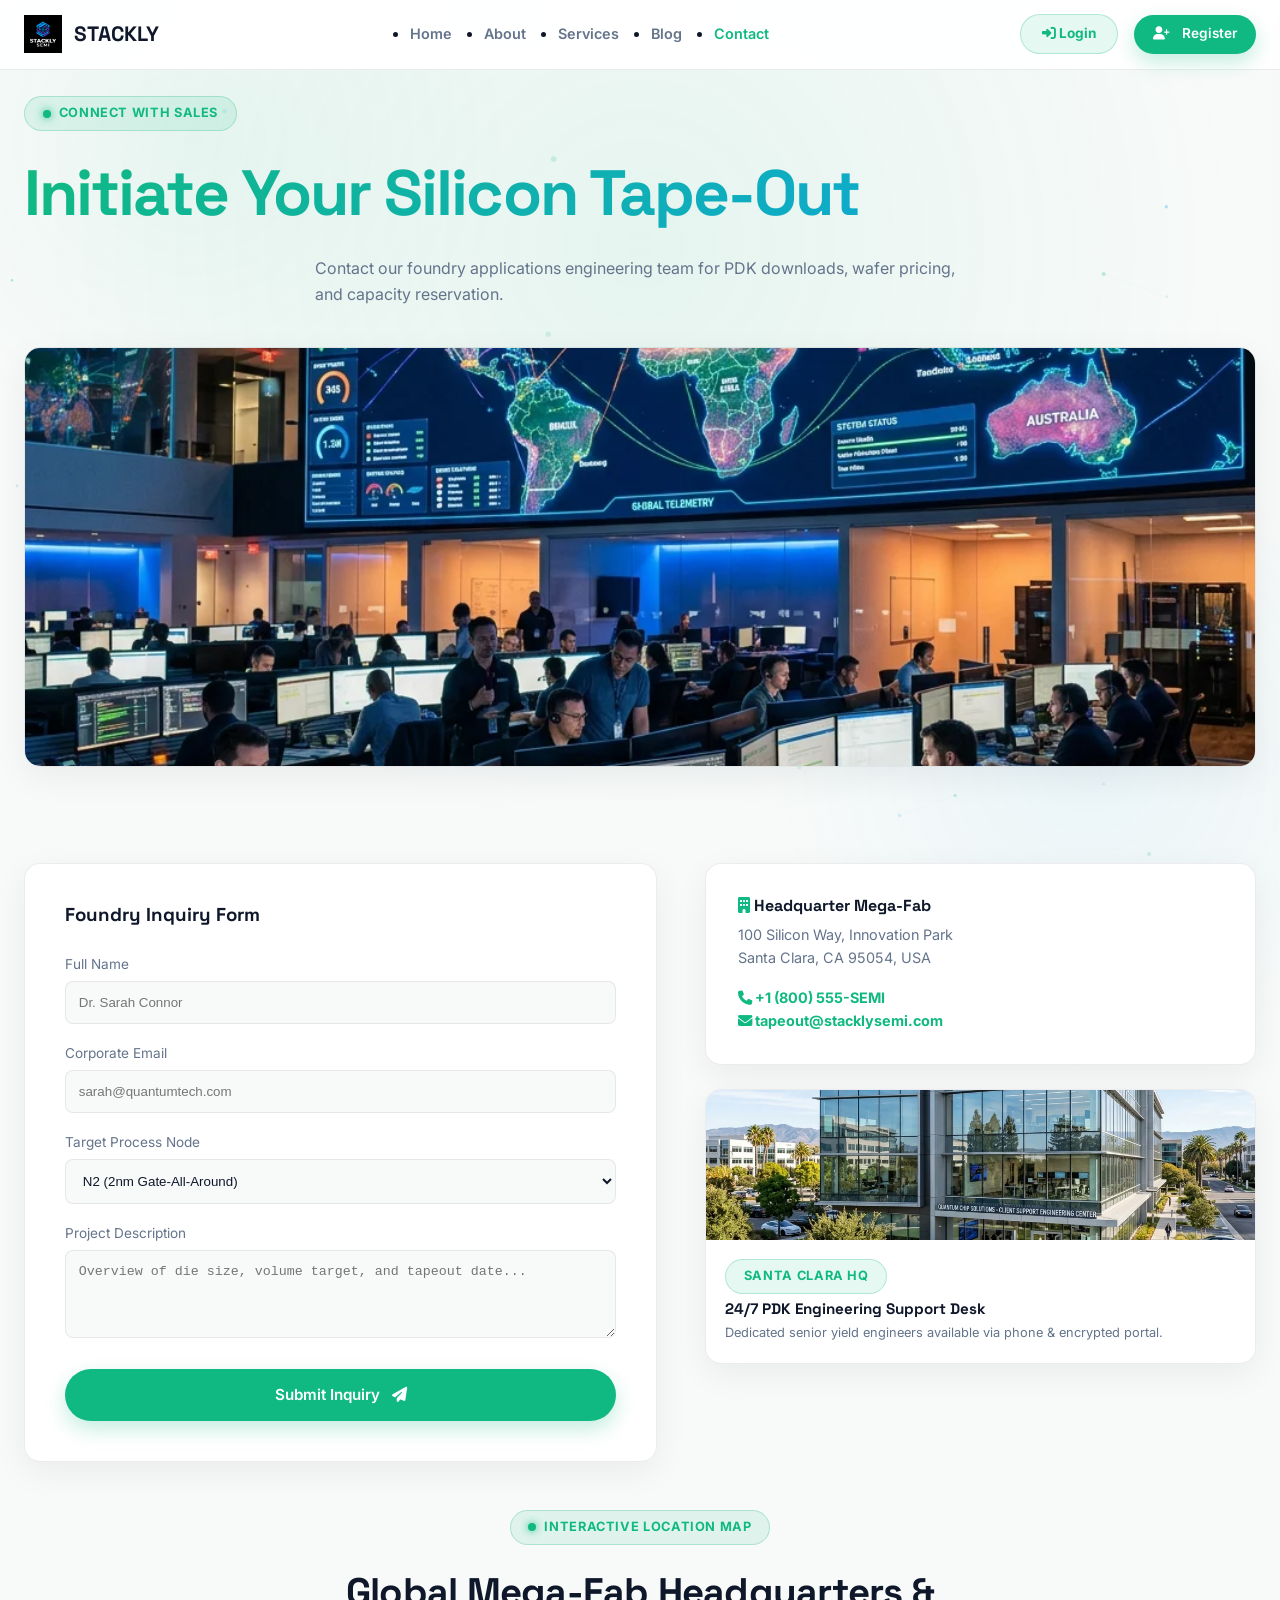
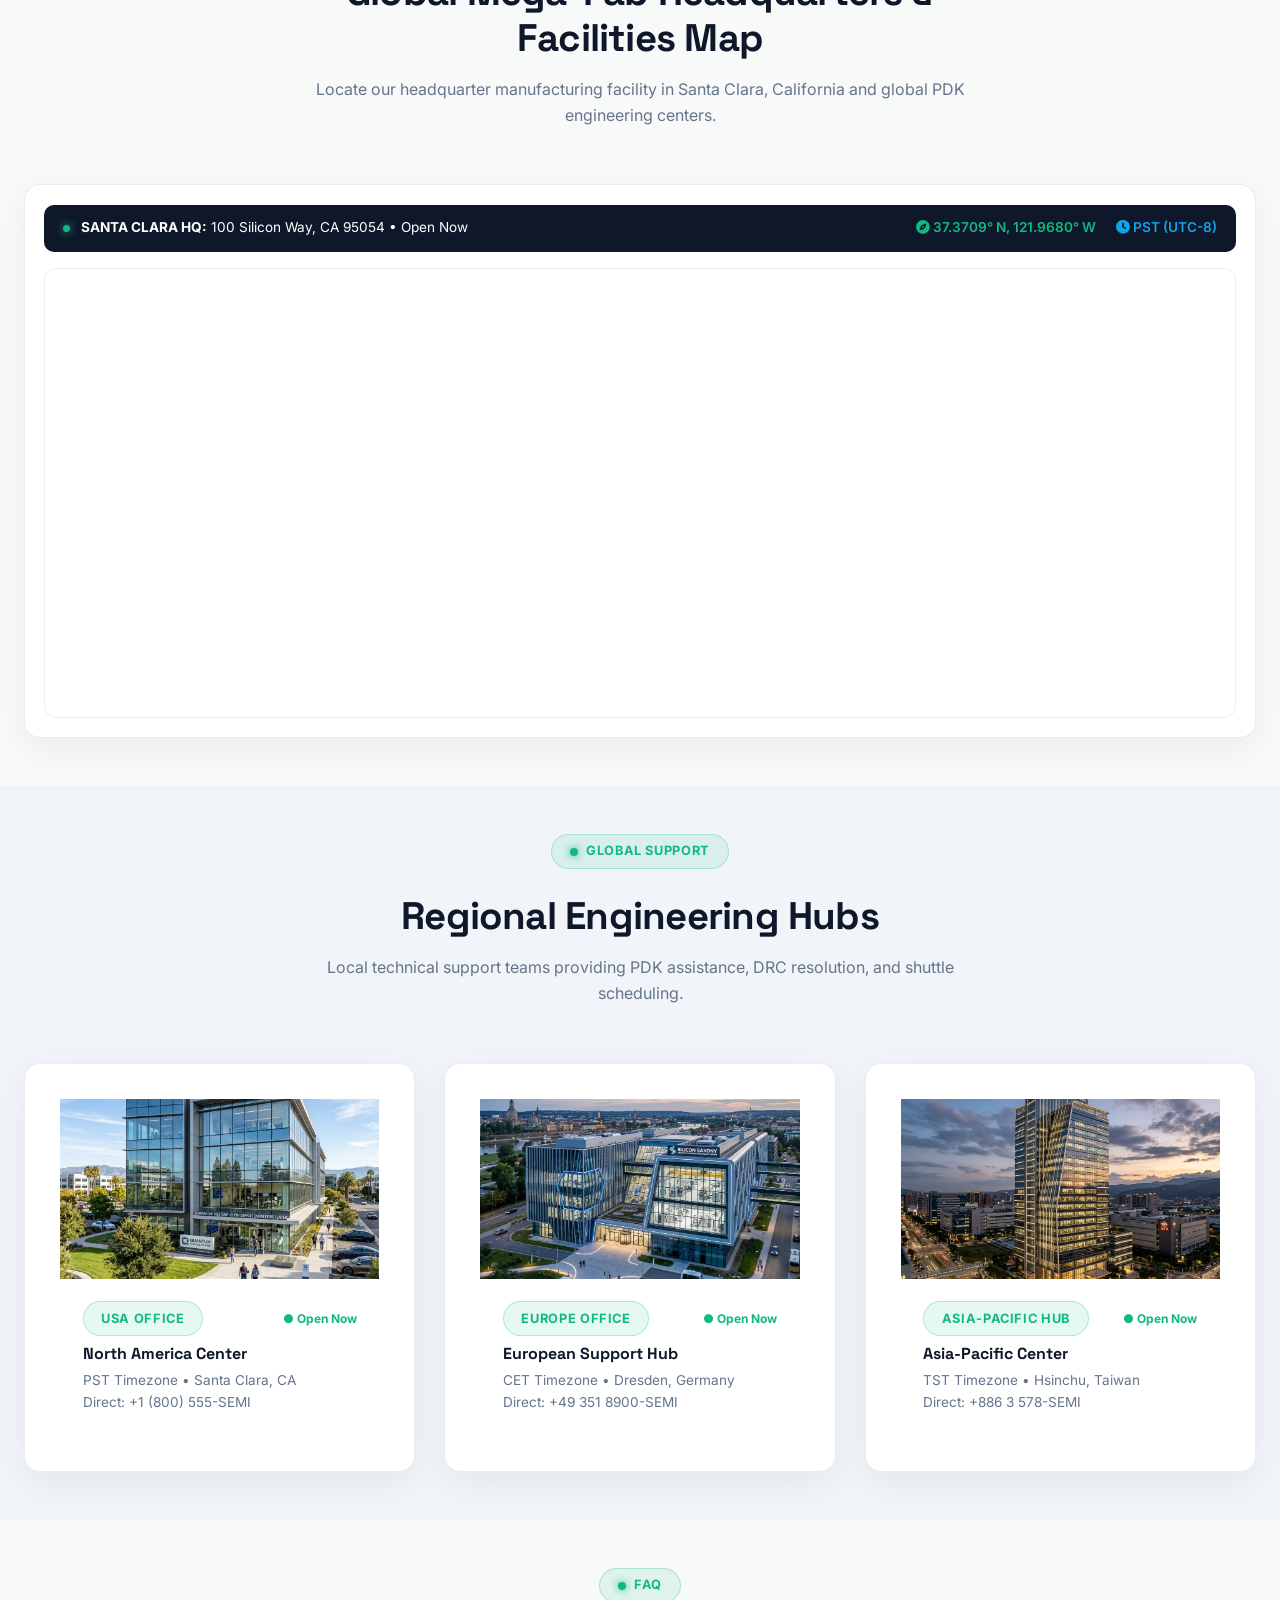
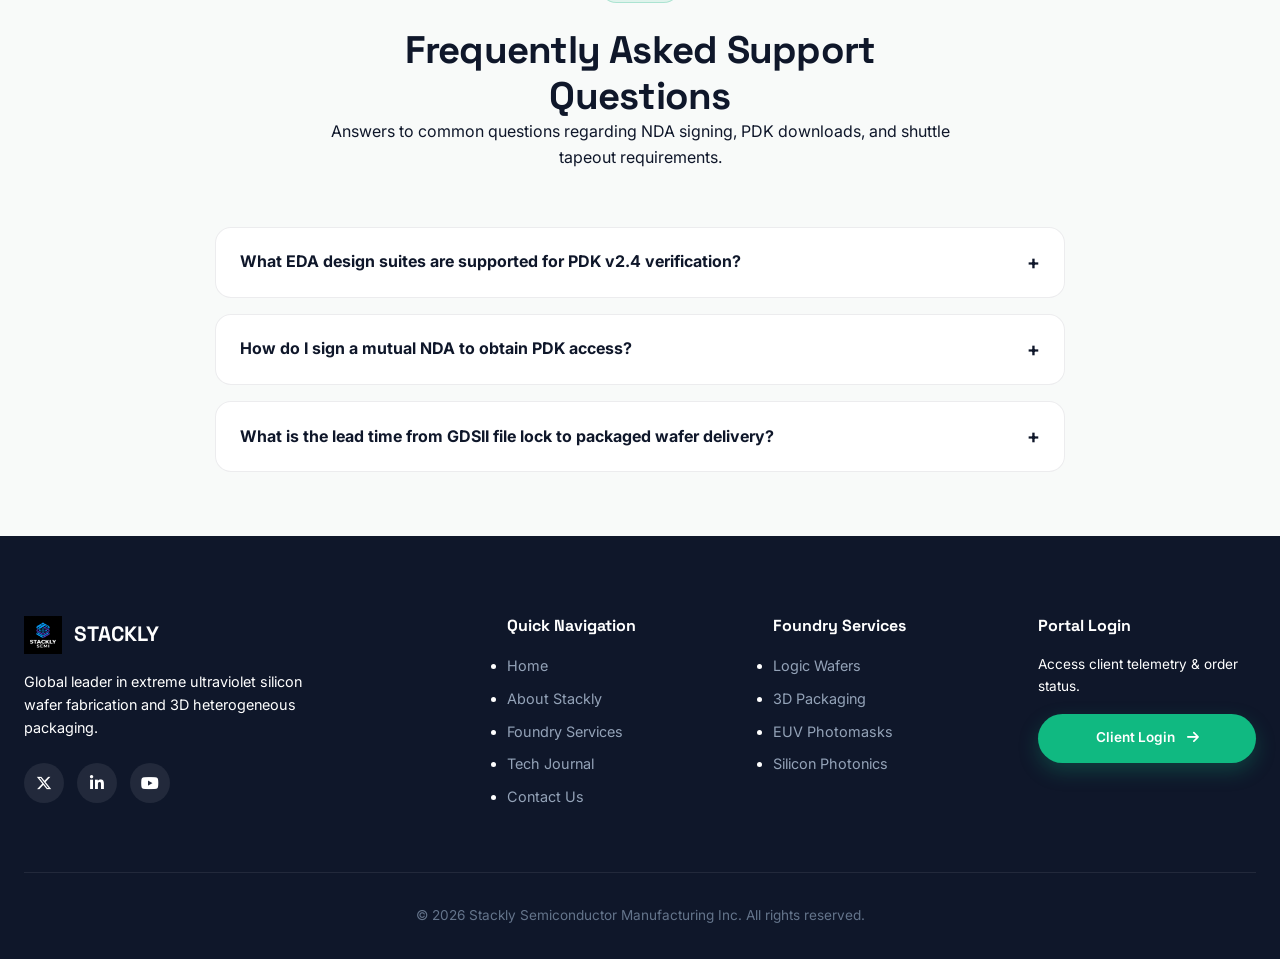
<file: contact.html>
<!DOCTYPE html>
<html lang="en">
<head>
    <meta charset="UTF-8">
    <meta name="viewport" content="width=device-width, initial-scale=1.0">
    <title>Contact Foundry Support — Stackly</title>
    <link rel="stylesheet" href="https://cdnjs.cloudflare.com/ajax/libs/font-awesome/6.7.2/css/all.min.css">
    <link rel="stylesheet" href="./css/style.css">
    <link href="https://unpkg.com/aos@2.3.1/dist/aos.css" rel="stylesheet">
</head>
<body>
    <!-- RADAR SCANNER PAGE LOADER -->
    <div id="loader">
        <div class="loader-container">
            <div class="radar">
                <span class="ring ring1"></span>
                <span class="ring ring2"></span>
                <div class="core"><img src="./images/stackly_logo.webp" alt="Stackly Logo"></div>
                <div class="scanner"></div>
            </div>
            <h2>STACKLY</h2>
            <p style="font-size:0.8rem; color:var(--muted-text); margin-top:0.3rem;" id="loading-status">INITIALIZING CONTACT PORTAL...</p>
            <div class="progress"><div class="progress-bar"><span id="progress-fill"></span></div></div>
            <strong id="progress-value" style="font-size:0.85rem; color:var(--accent); display:inline-block; margin-top:0.5rem;">0%</strong>
        </div>
        <script>
            (function() {
                var count = 0;
                var interval = setInterval(function() {
                    count += 2;
                    if (count > 100) count = 100;
                    var fill = document.getElementById('progress-fill');
                    var val = document.getElementById('progress-value');
                    var status = document.getElementById('loading-status');
                    if (fill) fill.style.width = count + '%';
                    if (val) val.innerText = count + '%';
                    if (count > 30 && count < 60 && status) status.innerText = "CONNECTING REGIONAL HUBS...";
                    if (count >= 60 && count < 90 && status) status.innerText = "INITIALIZING GPS MAP...";
                    if (count >= 90 && status) status.innerText = "CONTACT PORTAL READY!";
                    if (count >= 100) {
                        clearInterval(interval);
                        var loader = document.getElementById('loader');
                        if (loader) {
                            setTimeout(function() {
                                loader.classList.add('fade-out');
                                setTimeout(function() { loader.style.display = 'none'; }, 500);
                            }, 150);
                        }
                    }
                }, 14);
            })();
        </script>
    </div>

    <!-- HEADER -->
    <header>
        <nav class="navbar">
            <div class="container">
                <a href="./index.html" class="logo">
                    <img src="./images/stackly_logo.webp" alt="Stackly Logo">
                    <span class="logo-text">STACKLY</span>
                </a>
                <ul class="nav-links">
                    <li><a href="./index.html">Home</a></li>
                    <li><a href="./about.html">About</a></li>
                    <li><a href="./services.html">Services</a></li>
                    <li><a href="./blog.html">Blog</a></li>
                    <li><a href="./contact.html" class="active">Contact</a></li>
                </ul>
                <div class="nav-right">
                    <a href="./login.html" class="login-btn"><i class="fa-solid fa-right-to-bracket"></i> Login</a>
                    <a href="./register.html" class="btn btn-primary" style="font-size:0.85rem; padding:0.55rem 1.2rem; text-decoration:none;"><i class="fa-solid fa-user-plus"></i> Register</a>
                    <button class="menu-toggle" aria-label="Open Menu"><span></span><span></span><span></span></button>
                </div>
            </div>
        </nav>
    </header>

    <!-- MOBILE MENU OVERLAY & DRAWER -->
    <div class="mobile-overlay"></div>
    <aside class="mobile-menu">
        <ul>
            <li><a href="./index.html"><i class="fa-solid fa-house"></i> <span>Home</span></a></li>
            <li><a href="./about.html"><i class="fa-solid fa-building-circle-check"></i> <span>About</span></a></li>
            <li><a href="./services.html"><i class="fa-solid fa-bolt"></i> <span>Services</span></a></li>
            <li><a href="./blog.html"><i class="fa-solid fa-newspaper"></i> <span>Blog</span></a></li>
            <li><a href="./contact.html"><i class="fa-solid fa-headset"></i> <span>Contact</span></a></li>
            <li class="menu-divider"></li>
            <li><a href="./login.html" class="drawer-login"><i class="fa-solid fa-arrow-right-to-bracket"></i> <span>Login</span></a></li>
            <li><a href="./register.html" class="drawer-register"><i class="fa-solid fa-user-plus"></i> <span>Register</span></a></li>
        </ul>
    </aside>

    <!-- SECTION 1: HERO -->
    <section class="section" style="padding-top: 6rem; background: radial-gradient(circle at 50% 30%, rgba(16,185,129,0.08), transparent 70%);">
        <div class="container text-center" data-aos="fade-up">
            <div class="hero-badge pulse-glow"><span></span> Connect with Sales</div>
            <h1 class="gradient-text">Initiate Your Silicon Tape-Out</h1>
            <p style="max-width: 650px; margin: 1.5rem auto; color:var(--muted-text);">Contact our foundry applications engineering team for PDK downloads, wafer pricing, and capacity reservation.</p>
        </div>
        <div class="container" style="margin-top:2.5rem;" data-aos="zoom-in" class="hover-zoom-container float-anim">
            <img src="./images/contact_hero_banner.webp" alt="Stackly Support Operations Center" class="hover-zoom-img" style="border-radius:var(--radius); border:1px solid var(--glass-border); box-shadow:var(--shadow); max-height:420px; width:100%; object-fit:cover;">
        </div>
    </section>

    <!-- SECTION 2: FORM & MAP -->
    <section class="section">
        <div class="container" style="display:flex; gap:3rem; flex-wrap:wrap;">
            <div style="flex:1; min-width:300px; background:#FFF; padding:2.5rem; border-radius:var(--radius); border:1px solid var(--glass-border); box-shadow:var(--shadow);" data-aos="fade-right">
                <h3>Foundry Inquiry Form</h3>
                <form style="margin-top:1.5rem; display:flex; flex-direction:column; gap:1rem;">
                    <div>
                        <label style="font-size:0.85rem; color:var(--muted-text);">Full Name</label>
                        <input type="text" placeholder="Dr. Sarah Connor" style="width:100%; padding:0.8rem; border-radius:8px; border:1px solid var(--glass-border); background:var(--bg); color:var(--dark-text); margin-top:0.3rem; outline:none;">
                    </div>
                    <div>
                        <label style="font-size:0.85rem; color:var(--muted-text);">Corporate Email</label>
                        <input type="email" placeholder="sarah@quantumtech.com" style="width:100%; padding:0.8rem; border-radius:8px; border:1px solid var(--glass-border); background:var(--bg); color:var(--dark-text); margin-top:0.3rem; outline:none;">
                    </div>
                    <div>
                        <label style="font-size:0.85rem; color:var(--muted-text);">Target Process Node</label>
                        <select style="width:100%; padding:0.8rem; border-radius:8px; border:1px solid var(--glass-border); background:var(--bg); color:var(--dark-text); margin-top:0.3rem; outline:none;">
                            <option>N2 (2nm Gate-All-Around)</option>
                            <option>N3E (3nm FinFET)</option>
                            <option>3D Heterogeneous Packaging</option>
                        </select>
                    </div>
                    <div>
                        <label style="font-size:0.85rem; color:var(--muted-text);">Project Description</label>
                        <textarea rows="4" placeholder="Overview of die size, volume target, and tapeout date..." style="width:100%; padding:0.8rem; border-radius:8px; border:1px solid var(--glass-border); background:var(--bg); color:var(--dark-text); margin-top:0.3rem; outline:none;"></textarea>
                    </div>
                    <a href="#" data-redirect="404" class="btn btn-primary btn-404" style="margin-top:0.5rem;">Submit Inquiry <i class="fa-solid fa-paper-plane"></i></a>
                </form>
            </div>

            <div style="flex:1; min-width:300px; display:flex; flex-direction:column; gap:1.5rem;" data-aos="fade-left">
                <div class="bento-card spotlight-card" style="padding:2rem;">
                    <h4><i class="fa-solid fa-building" style="color:var(--accent);"></i> Headquarter Mega-Fab</h4>
                    <p style="margin-top:0.5rem; font-size:0.9rem; color:var(--muted-text);">100 Silicon Way, Innovation Park<br>Santa Clara, CA 95054, USA</p>
                    <p style="margin-top:1rem; color:var(--accent); font-weight:700; font-size:0.9rem;"><i class="fa-solid fa-phone"></i> +1 (800) 555-SEMI</p>
                    <p style="color:var(--accent); font-weight:700; font-size:0.9rem;"><i class="fa-solid fa-envelope"></i> tapeout@stacklysemi.com</p>
                </div>

                <div class="bento-card spotlight-card hover-zoom-container" style="padding:0; overflow:hidden;">
                    <img src="./images/contact_us_office.webp" alt="Santa Clara HQ Office" class="hover-zoom-img" style="height:150px; width:100%; object-fit:cover;">
                    <div style="padding:1.2rem;">
                        <span class="hero-badge" style="margin-bottom:0.4rem;">Santa Clara HQ</span>
                        <h4 style="font-size:0.95rem;">24/7 PDK Engineering Support Desk</h4>
                        <p style="font-size:0.8rem; color:var(--muted-text); margin-top:0.3rem;">Dedicated senior yield engineers available via phone & encrypted portal.</p>
                    </div>
                </div>
            </div>
        </div>
    </section>

    <!-- SECTION 3: INTERACTIVE GLOBAL FAB MAP -->
    <section class="section" style="padding-top:0;">
        <div class="container">
            <div class="section-head text-center" data-aos="fade-up">
                <div class="hero-badge pulse-glow"><span></span> Interactive Location Map</div>
                <h2>Global Mega-Fab Headquarters & Facilities Map</h2>
                <p style="max-width:700px; margin:1rem auto; color:var(--muted-text);">Locate our headquarter manufacturing facility in Santa Clara, California and global PDK engineering centers.</p>
            </div>

            <div style="background:#FFF; padding:1.2rem; border-radius:var(--radius); border:1px solid var(--glass-border); box-shadow:var(--shadow);" data-aos="zoom-in">
                <!-- TELEMETRY BANNER ABOVE MAP -->
                <div style="display:flex; justify-content:space-between; align-items:center; background:var(--dark-slate); color:#FFF; padding:0.8rem 1.2rem; border-radius:10px; margin-bottom:1rem; flex-wrap:wrap; gap:0.8rem; font-size:0.85rem;">
                    <div>
                        <span class="telemetry-status-dot"></span> <strong>SANTA CLARA HQ:</strong> 100 Silicon Way, CA 95054 • Open Now
                    </div>
                    <div style="display:flex; gap:1.2rem; font-weight:600;">
                        <span style="color:var(--accent);"><i class="fa-solid fa-compass"></i> 37.3709° N, 121.9680° W</span>
                        <span style="color:var(--secondary-blue);"><i class="fa-solid fa-clock"></i> PST (UTC-8)</span>
                    </div>
                </div>

                <!-- EMBEDDED GOOGLE MAP IFRAME -->
                <div style="width:100%; height:450px; border-radius:12px; overflow:hidden; border:1px solid var(--glass-border);">
                    <iframe 
                        title="Stackly Semiconductor Santa Clara HQ Map"
                        src="https://www.google.com/maps/embed?pb=!1m18!1m12!1m3!1d101416.7862590214!2d-122.0326116327318!3d37.37089178652391!2m3!1f0!2f0!3f0!3m2!1i1024!2i768!4f13.1!3m3!1m2!1s0x808fb7815c08c193%3A0xe475a47ca3c0bfc0!2sSanta%20Clara%2C%20CA!5e0!3m2!1sen!2sus!4v1700000000000!5m2!1sen!2sus" 
                        width="100%" 
                        height="100%" 
                        style="border:0;" 
                        allowfullscreen="" 
                        loading="lazy" 
                        referrerpolicy="no-referrer-when-downgrade">
                    </iframe>
                </div>
            </div>
        </div>
    </section>

    <!-- SECTION 4: REGIONAL FAB SUPPORT CENTERS (WITH IMAGES) -->
    <section class="section" style="background:var(--bg-secondary);">
        <div class="container">
            <div class="section-head text-center" data-aos="fade-up">
                <div class="hero-badge pulse-glow"><span></span> Global Support</div>
                <h2>Regional Engineering Hubs</h2>
                <p style="max-width:700px; margin:1rem auto; color:var(--muted-text);">Local technical support teams providing PDK assistance, DRC resolution, and shuttle scheduling.</p>
            </div>

            <div style="display:grid; grid-template-columns:repeat(auto-fit, minmax(290px, 1fr)); gap:1.8rem;">
                <div class="bento-card spotlight-card hover-zoom-container" data-aos="zoom-in">
                    <img src="./images/contact_us_office.webp" alt="North America Hub" class="hover-zoom-img" style="height:180px;">
                    <div style="padding:1.4rem;">
                        <div style="display:flex; justify-content:space-between; align-items:center; margin-bottom:0.5rem;">
                            <span class="hero-badge" style="margin:0;">USA Office</span>
                            <span style="color:var(--accent); font-weight:700; font-size:0.75rem;">● Open Now</span>
                        </div>
                        <h4>North America Center</h4>
                        <p style="font-size:0.85rem; color:var(--muted-text); margin-top:0.4rem;">PST Timezone • Santa Clara, CA<br>Direct: +1 (800) 555-SEMI</p>
                    </div>
                </div>

                <div class="bento-card spotlight-card hover-zoom-container" data-aos="zoom-in" data-aos-delay="100">
                    <img src="./images/contact_eu_office.webp" alt="Europe Hub" class="hover-zoom-img" style="height:180px;">
                    <div style="padding:1.4rem;">
                        <div style="display:flex; justify-content:space-between; align-items:center; margin-bottom:0.5rem;">
                            <span class="hero-badge" style="margin:0;">Europe Office</span>
                            <span style="color:var(--accent); font-weight:700; font-size:0.75rem;">● Open Now</span>
                        </div>
                        <h4>European Support Hub</h4>
                        <p style="font-size:0.85rem; color:var(--muted-text); margin-top:0.4rem;">CET Timezone • Dresden, Germany<br>Direct: +49 351 8900-SEMI</p>
                    </div>
                </div>

                <div class="bento-card spotlight-card hover-zoom-container" data-aos="zoom-in" data-aos-delay="200">
                    <img src="./images/contact_asia_office.webp" alt="Asia Hub" class="hover-zoom-img" style="height:180px;">
                    <div style="padding:1.4rem;">
                        <div style="display:flex; justify-content:space-between; align-items:center; margin-bottom:0.5rem;">
                            <span class="hero-badge" style="margin:0;">Asia-Pacific Hub</span>
                            <span style="color:var(--accent); font-weight:700; font-size:0.75rem;">● Open Now</span>
                        </div>
                        <h4>Asia-Pacific Center</h4>
                        <p style="font-size:0.85rem; color:var(--muted-text); margin-top:0.4rem;">TST Timezone • Hsinchu, Taiwan<br>Direct: +886 3 578-SEMI</p>
                    </div>
                </div>
            </div>
        </div>
    </section>

    <!-- SECTION 4: INTERACTIVE FAQ ACCORDION -->
    <section class="section">
        <div class="container" style="max-width:850px;">
            <div class="section-head text-center" data-aos="fade-up">
                <div class="hero-badge"><span></span> FAQ</div>
                <h2>Frequently Asked Support Questions</h2>
                <p>Answers to common questions regarding NDA signing, PDK downloads, and shuttle tapeout requirements.</p>
            </div>

            <div style="margin-top:2rem;" data-aos="fade-up">
                <div class="faq-item">
                    <div class="faq-question">
                        <span>What EDA design suites are supported for PDK v2.4 verification?</span>
                        <span class="faq-toggle">+</span>
                    </div>
                    <div class="faq-answer">
                        We support Synopsys Custom Compiler, Cadence Virtuoso, and Siemens EDA Calibre PDK rule decks. Full DRC, LVS, and PEX decks are included in your client engineering dashboard.
                    </div>
                </div>

                <div class="faq-item">
                    <div class="faq-question">
                        <span>How do I sign a mutual NDA to obtain PDK access?</span>
                        <span class="faq-toggle">+</span>
                    </div>
                    <div class="faq-answer">
                        When you register for an account on our <a href="./register.html" style="color:var(--accent); font-weight:700;">Registration Portal</a>, our legal team automatically sends an e-sign corporate NDA. Once executed, full PDK files are unlocked instantly.
                    </div>
                </div>

                <div class="faq-item">
                    <div class="faq-question">
                        <span>What is the lead time from GDSII file lock to packaged wafer delivery?</span>
                        <span class="faq-toggle">+</span>
                    </div>
                    <div class="faq-answer">
                        Standard CyberShuttle MPW turnaround time is 45 business days from GDSII lock to tested & dicing-ready wafers, including high-NA EUV lithography exposure and atomic metrology.
                    </div>
                </div>
            </div>
        </div>
    </section>

    <!-- FOOTER -->
    <footer>
        <div class="container">
            <div class="footer-grid">
                <div>
                    <a href="./index.html" class="logo" style="margin-bottom:1rem;">
                        <img src="./images/stackly_logo.webp" alt="Stackly Logo">
                        <span class="logo-text" style="color:#FFF;">STACKLY</span>
                    </a>
                    <p style="font-size:0.9rem; max-width:300px; margin-top:1rem;">Global leader in extreme ultraviolet silicon wafer fabrication and 3D heterogeneous packaging.</p>
                    <div class="social-links">
                        <a href="https://x.com" target="_blank" rel="noopener noreferrer" class="social-icon" title="Follow Stackly on X"><i class="fa-brands fa-x-twitter"></i></a>
                        <a href="https://linkedin.com" target="_blank" rel="noopener noreferrer" class="social-icon" title="Follow Stackly on LinkedIn"><i class="fa-brands fa-linkedin-in"></i></a>
                        <a href="https://youtube.com" target="_blank" rel="noopener noreferrer" class="social-icon" title="Subscribe to Stackly YouTube"><i class="fa-brands fa-youtube"></i></a>
                    </div>
                </div>

                <div>
                    <h4 style="color:#FFF; margin-bottom:1.2rem;">Quick Navigation</h4>
                    <ul style="display:flex; flex-direction:column; gap:0.6rem; font-size:0.9rem;">
                        <li><a href="./index.html" style="color:#94A3B8;">Home</a></li>
                        <li><a href="./about.html" style="color:#94A3B8;">About Stackly</a></li>
                        <li><a href="./services.html" style="color:#94A3B8;">Foundry Services</a></li>
                        <li><a href="./blog.html" style="color:#94A3B8;">Tech Journal</a></li>
                        <li><a href="./contact.html" style="color:#94A3B8;">Contact Us</a></li>
                    </ul>
                </div>

                <div>
                    <h4 style="color:#FFF; margin-bottom:1.2rem;">Foundry Services</h4>
                    <ul style="display:flex; flex-direction:column; gap:0.6rem; font-size:0.9rem;">
                        <li><a href="#" data-redirect="404" class="btn-404" style="color:#94A3B8;">Logic Wafers</a></li>
                        <li><a href="#" data-redirect="404" class="btn-404" style="color:#94A3B8;">3D Packaging</a></li>
                        <li><a href="#" data-redirect="404" class="btn-404" style="color:#94A3B8;">EUV Photomasks</a></li>
                        <li><a href="#" data-redirect="404" class="btn-404" style="color:#94A3B8;">Silicon Photonics</a></li>
                    </ul>
                </div>

                <div>
                    <h4 style="color:#FFF; margin-bottom:1.2rem;">Portal Login</h4>
                    <p style="font-size:0.85rem; margin-bottom:1rem;">Access client telemetry & order status.</p>
                    <a href="./login.html" class="btn btn-primary" style="width:100%; font-size:0.85rem;">Client Login <i class="fa-solid fa-arrow-right"></i></a>
                </div>
            </div>

            <div style="text-align:center; border-top:1px solid rgba(255,255,255,0.08); padding-top:2rem; font-size:0.85rem; color:#64748B;">
                &copy; 2026 Stackly Semiconductor Manufacturing Inc. All rights reserved.
            </div>
        </div>
    </footer>

    <script src="https://unpkg.com/aos@2.3.1/dist/aos.js"></script>
    <script src="./js/script.js?v=6"></script>
    <script>AOS.init({ duration: 800, once: true });</script>
</body>
</html>
</file>
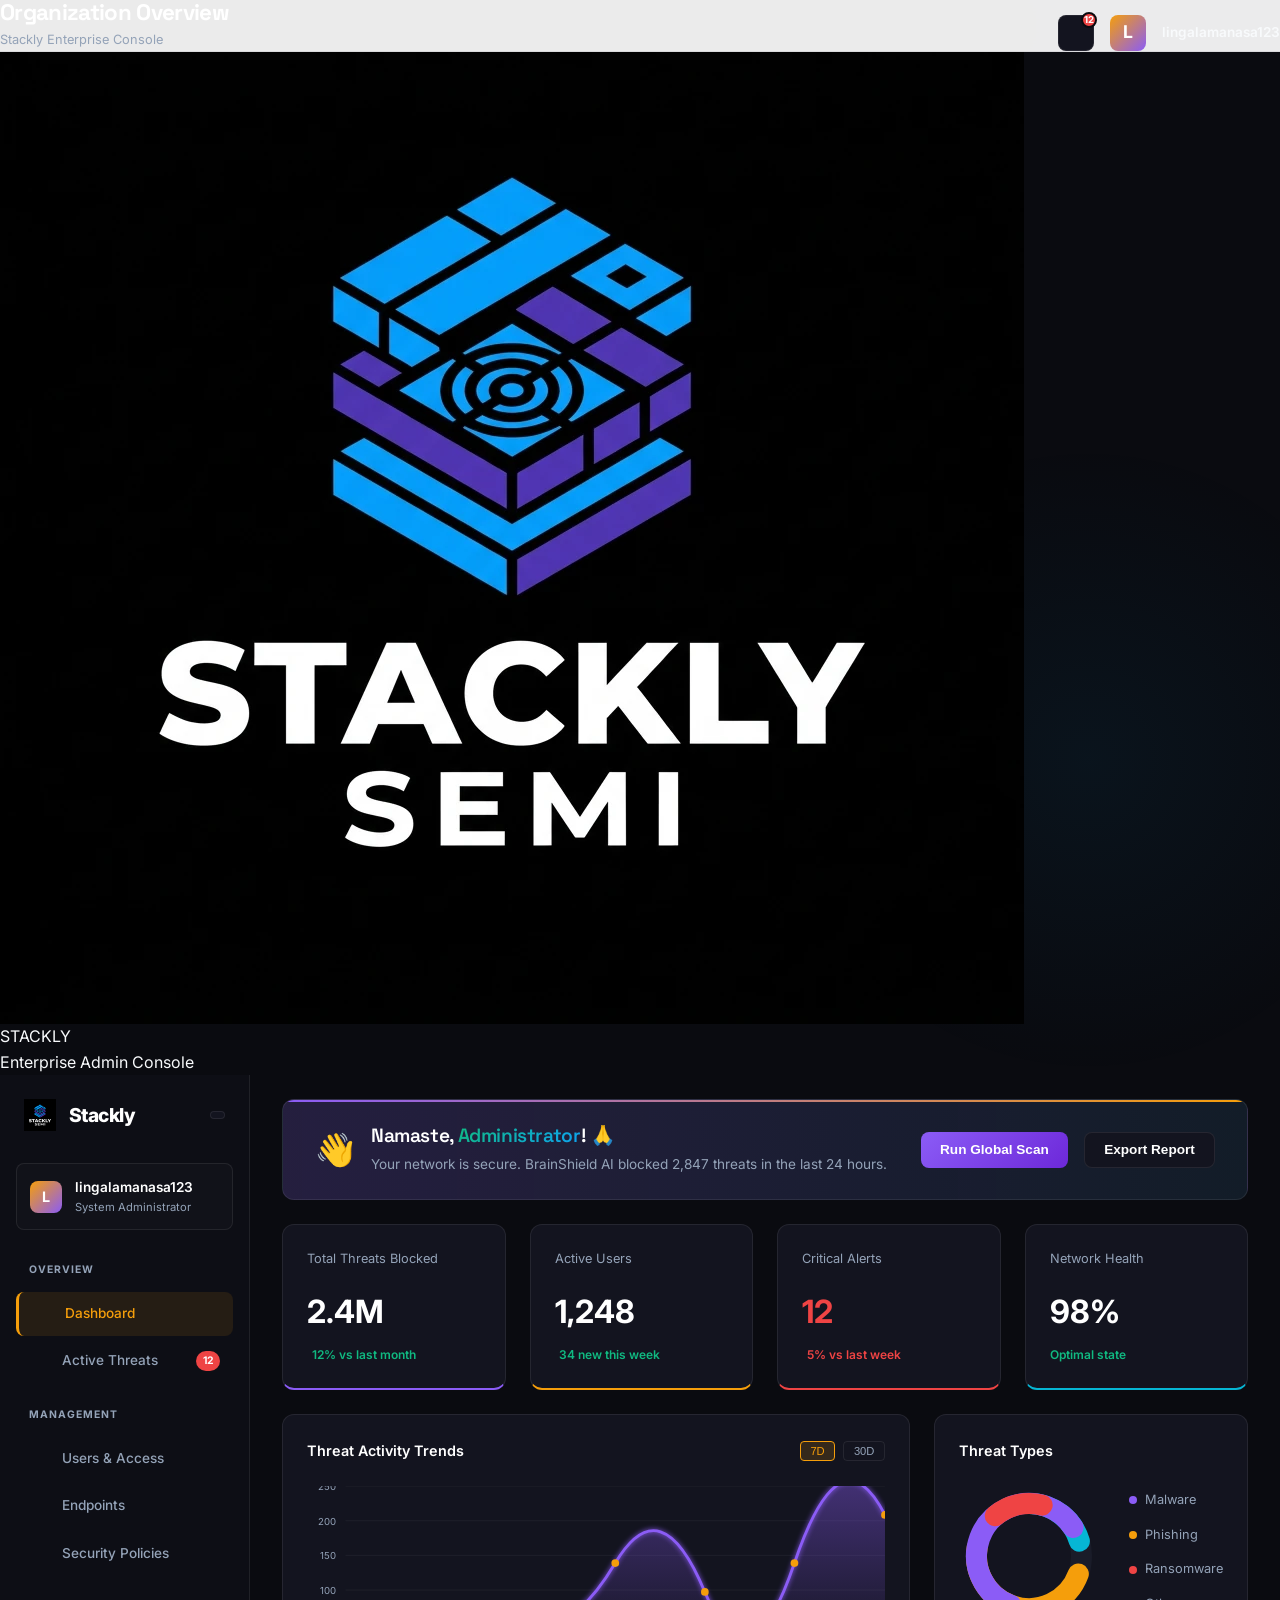
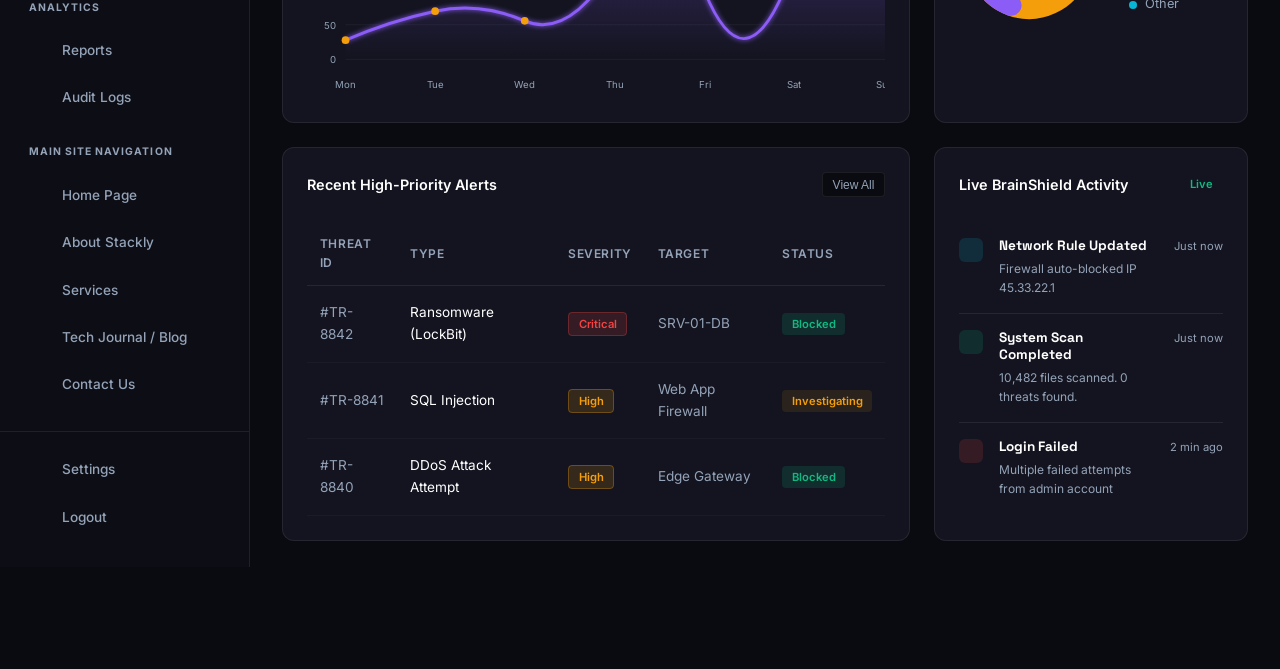
<file: dashboard-admin.html>
<!DOCTYPE html>
<html lang="en">
<head>
    <meta charset="UTF-8">
    <meta name="viewport" content="width=device-width, initial-scale=1.0">
    <title>Enterprise Console — Stackly</title>
    <link rel="stylesheet" href="./css/style.css">
    <link rel="stylesheet" href="./css/dashboard-enterprise.css">
</head>
<body class="enterprise-mode">

    <!-- MOBILE TOP HEADER BAR (Mobile Only) -->
    <div class="db-mobile-bar">
        <button class="mob-hamburger" id="mobHamburger" aria-label="Open Menu"><span></span><span></span><span></span></button>
        <div class="db-mob-brand-group">
            <a href="./dashboard-admin.html" class="db-mob-logo">
                <img src="./images/stackly_logo.webp" alt="Stackly Logo">
                <span>STACKLY</span>
            </a>
            <div class="db-mob-subtitle">Enterprise Admin Console</div>
        </div>
    </div>

    <div class="mobile-overlay" id="dashboardOverlay" id="dashboardOverlay"></div>

    <div class="ent-layout">
        <!-- Sidebar -->
        <aside class="ent-sidebar">
            <div class="ent-logo-container" style="justify-content: space-between;">
                <a href="./dashboard-admin.html" style="text-decoration:none; display:flex; align-items:center; gap:0.8rem;">
                    <img src="./images/stackly_logo.webp" alt="Stackly Logo">
                    <span class="ent-logo-text">Stackly</span>
                </a>
                <button style="background:var(--ent-surface); border:1px solid var(--ent-border); color:var(--ent-text-muted); border-radius:4px; padding:0.2rem 0.4rem; cursor:pointer;"><i class="fa-solid fa-chevron-left"></i></button>
            </div>

            <div class="ent-profile-card">
                <div class="ent-avatar">L</div>
                <div class="ent-profile-info">
                    <span class="ent-profile-name">lingalamanasa123</span>
                    <span class="ent-profile-role">System Administrator</span>
                </div>
            </div>

            <div style="flex-grow:1; overflow-y:auto; overflow-x:hidden;">
                <!-- Overview -->
                <div class="ent-nav-section">
                    <div class="ent-nav-header">OVERVIEW</div>
                    <a href="./dashboard-admin.html#overview" class="ent-nav-item active">
                        <div style="display:flex; align-items:center; gap:0.8rem;">
                            <i class="fa-solid fa-chart-simple" style="color:var(--ent-accent-orange);"></i> Dashboard
                        </div>
                    </a>
                    <a href="./404.html" data-redirect="404" class="ent-nav-item btn-404">
                        <div style="display:flex; align-items:center; gap:0.8rem;">
                            <i class="fa-solid fa-shield-halved" style="color:var(--ent-accent-red);"></i> Active Threats
                        </div>
                        <span class="ent-nav-badge">12</span>
                    </a>
                </div>

                <!-- Management -->
                <div class="ent-nav-section">
                    <div class="ent-nav-header">MANAGEMENT</div>
                    <a href="./404.html" data-redirect="404" class="ent-nav-item btn-404">
                        <div style="display:flex; align-items:center; gap:0.8rem;">
                            <i class="fa-solid fa-users"></i> Users & Access
                        </div>
                    </a>
                    <a href="./404.html" data-redirect="404" class="ent-nav-item btn-404">
                        <div style="display:flex; align-items:center; gap:0.8rem;">
                            <i class="fa-solid fa-desktop"></i> Endpoints
                        </div>
                    </a>
                    <a href="./404.html" data-redirect="404" class="ent-nav-item btn-404">
                        <div style="display:flex; align-items:center; gap:0.8rem;">
                            <i class="fa-solid fa-file-shield"></i> Security Policies
                        </div>
                    </a>
                </div>

                <!-- Analytics -->
                <div class="ent-nav-section">
                    <div class="ent-nav-header">ANALYTICS</div>
                    <a href="./404.html" data-redirect="404" class="ent-nav-item btn-404">
                        <div style="display:flex; align-items:center; gap:0.8rem;">
                            <i class="fa-solid fa-chart-line"></i> Reports
                        </div>
                    </a>
                    <a href="./404.html" data-redirect="404" class="ent-nav-item btn-404">
                        <div style="display:flex; align-items:center; gap:0.8rem;">
                            <i class="fa-solid fa-receipt"></i> Audit Logs
                        </div>
                    </a>
                </div>
                <!-- Main Site Navigation -->
                <div class="ent-nav-section">
                    <div class="ent-nav-header">MAIN SITE NAVIGATION</div>
                    <a href="./index.html" class="ent-nav-item">
                        <div style="display:flex; align-items:center; gap:0.8rem;">
                            <i class="fa-solid fa-house"></i> Home Page
                        </div>
                    </a>
                    <a href="./about.html" class="ent-nav-item">
                        <div style="display:flex; align-items:center; gap:0.8rem;">
                            <i class="fa-solid fa-building-circle-check"></i> About Stackly
                        </div>
                    </a>
                    <a href="./services.html" class="ent-nav-item">
                        <div style="display:flex; align-items:center; gap:0.8rem;">
                            <i class="fa-solid fa-bolt"></i> Services
                        </div>
                    </a>
                    <a href="./blog.html" class="ent-nav-item">
                        <div style="display:flex; align-items:center; gap:0.8rem;">
                            <i class="fa-solid fa-newspaper"></i> Tech Journal / Blog
                        </div>
                    </a>
                    <a href="./contact.html" class="ent-nav-item">
                        <div style="display:flex; align-items:center; gap:0.8rem;">
                            <i class="fa-solid fa-headset"></i> Contact Us
                        </div>
                    </a>
                </div>
            </div>

            <!-- Bottom Actions -->
            <div class="ent-nav-section" style="margin-bottom:0; padding-top:1rem; border-top:1px solid var(--ent-border);">
                <a href="#" class="ent-nav-item">
                    <div style="display:flex; align-items:center; gap:0.8rem;">
                        <i class="fa-solid fa-gear"></i> Settings
                    </div>
                </a>
                <a href="./login.html" class="ent-nav-item">
                    <div style="display:flex; align-items:center; gap:0.8rem;">
                        <i class="fa-solid fa-arrow-right-from-bracket"></i> Logout
                    </div>
                </a>
            </div>
        </aside>

        <!-- Main Content -->
        <main class="ent-main">
            <!-- Header -->
            <header class="ent-header">
                <div>
                    <h1 class="ent-header-title" id="overview">Organization Overview</h1>
                    <p class="ent-header-subtitle">Stackly Enterprise Console</p>
                </div>
                <div class="ent-header-actions">
                    <div class="ent-header-icon">
                        <i class="fa-regular fa-bell"></i>
                        <div class="ent-header-badge">12</div>
                    </div>
                    <div class="ent-avatar userInitialAvatar" style="width:36px; height:36px; font-size:1.1rem; cursor:pointer;">L</div>
                    <span class="welcomeUserTextSub" style="font-size:0.85rem; font-weight:600;">lingalamanasa123</span>
                </div>
            </header>

            <!-- Banner -->
            <div class="ent-banner">
                <div class="ent-banner-content">
                    <div style="font-size:2rem;">👋</div>
                    <div class="ent-banner-text">
                        <h2>Namaste, <span class="welcomeUserText gradient-text">Administrator</span>! 🙏</h2>
                        <p>Your network is secure. BrainShield AI blocked 2,847 threats in the last 24 hours.</p>
                    </div>
                </div>
                <div class="ent-btn-group">
                    <button class="ent-btn ent-btn-primary">Run Global Scan</button>
                    <button class="ent-btn ent-btn-outline">Export Report</button>
                </div>
            </div>

            <!-- Stat Grid -->
            <div class="ent-stat-grid">
                <div class="ent-card border-purple">
                    <div class="ent-stat-header">
                        <span>Total Threats Blocked</span>
                        <i class="fa-solid fa-shield-halved" style="color:var(--ent-text-muted);"></i>
                    </div>
                    <div class="ent-stat-value">2.4M</div>
                    <div class="ent-stat-trend text-green"><i class="fa-solid fa-arrow-up"></i> 12% vs last month</div>
                </div>
                <div class="ent-card border-orange">
                    <div class="ent-stat-header">
                        <span>Active Users</span>
                        <i class="fa-solid fa-users" style="color:var(--ent-text-muted);"></i>
                    </div>
                    <div class="ent-stat-value">1,248</div>
                    <div class="ent-stat-trend text-green"><i class="fa-solid fa-arrow-up"></i> 34 new this week</div>
                </div>
                <div class="ent-card border-red">
                    <div class="ent-stat-header">
                        <span>Critical Alerts</span>
                        <i class="fa-solid fa-siren-on" style="color:var(--ent-accent-red);"></i>
                    </div>
                    <div class="ent-stat-value text-red">12</div>
                    <div class="ent-stat-trend text-red"><i class="fa-solid fa-arrow-down"></i> 5% vs last week</div>
                </div>
                <div class="ent-card border-cyan">
                    <div class="ent-stat-header">
                        <span>Network Health</span>
                        <i class="fa-solid fa-heart-pulse" style="color:var(--ent-accent-red);"></i>
                    </div>
                    <div class="ent-stat-value">98%</div>
                    <div class="ent-stat-trend text-green">Optimal state</div>
                </div>
            </div>

            <!-- Charts Row -->
            <div class="ent-chart-grid">
                <!-- Line Chart -->
                <div class="ent-card" style="padding:1.5rem 1.5rem 1rem;">
                    <div class="ent-card-title">
                        <span>Threat Activity Trends</span>
                        <div class="ent-time-toggles">
                            <button class="ent-time-toggle active">7D</button>
                            <button class="ent-time-toggle">30D</button>
                        </div>
                    </div>
                    
                    <svg viewBox="0 0 600 220" style="width:100%; height:auto;">
                        <defs>
                            <linearGradient id="purpleGlow" x1="0" y1="0" x2="0" y2="1">
                                <stop offset="0%" stop-color="rgba(139, 92, 246, 0.4)" />
                                <stop offset="100%" stop-color="rgba(139, 92, 246, 0.0)" />
                            </linearGradient>
                            <filter id="glow">
                                <feGaussianBlur stdDeviation="3" result="coloredBlur"/>
                                <feMerge>
                                    <feMergeNode in="coloredBlur"/>
                                    <feMergeNode in="SourceGraphic"/>
                                </feMerge>
                            </filter>
                        </defs>
                        <!-- Grid -->
                        <g class="chart-grid">
                            <line x1="40" y1="180" x2="600" y2="180" />
                            <line x1="40" y1="144" x2="600" y2="144" />
                            <line x1="40" y1="108" x2="600" y2="108" />
                            <line x1="40" y1="72" x2="600" y2="72" />
                            <line x1="40" y1="36" x2="600" y2="36" />
                            <line x1="40" y1="0" x2="600" y2="0" />
                        </g>
                        <!-- Y-Axis Labels -->
                        <g class="chart-axis">
                            <text x="30" y="184" text-anchor="end">0</text>
                            <text x="30" y="148" text-anchor="end">50</text>
                            <text x="30" y="112" text-anchor="end">100</text>
                            <text x="30" y="76" text-anchor="end">150</text>
                            <text x="30" y="40" text-anchor="end">200</text>
                            <text x="30" y="4" text-anchor="end">250</text>
                        </g>
                        <!-- X-Axis Labels -->
                        <g class="chart-axis">
                            <text x="40" y="210" text-anchor="middle">Mon</text>
                            <text x="133" y="210" text-anchor="middle">Tue</text>
                            <text x="226" y="210" text-anchor="middle">Wed</text>
                            <text x="320" y="210" text-anchor="middle">Thu</text>
                            <text x="413" y="210" text-anchor="middle">Fri</text>
                            <text x="506" y="210" text-anchor="middle">Sat</text>
                            <text x="600" y="210" text-anchor="middle">Sun</text>
                        </g>
                        
                        <!-- Gradient Fill Path -->
                        <path d="M 40 160 Q 86.5 140 133 130 T 226 140 T 320 80 T 413 110 T 506 80 T 600 30 L 600 180 L 40 180 Z" fill="url(#purpleGlow)" />
                        
                        <!-- Line Path -->
                        <path d="M 40 160 Q 86.5 140 133 130 T 226 140 T 320 80 T 413 110 T 506 80 T 600 30" fill="none" stroke="#8B5CF6" stroke-width="3" filter="url(#glow)" />
                        
                        <!-- Data Points -->
                        <circle cx="40" cy="160" r="4" fill="#F59E0B" />
                        <circle cx="133" cy="130" r="4" fill="#F59E0B" />
                        <circle cx="226" cy="140" r="4" fill="#F59E0B" />
                        <circle cx="320" cy="80" r="4" fill="#F59E0B" />
                        <circle cx="413" cy="110" r="4" fill="#F59E0B" />
                        <circle cx="506" cy="80" r="4" fill="#F59E0B" />
                        <circle cx="600" cy="30" r="4" fill="#F59E0B" />
                    </svg>
                </div>

                <!-- Donut Chart -->
                <div class="ent-card">
                    <div class="ent-card-title">Threat Types</div>
                    <div style="display:flex; justify-content:space-between; align-items:center;">
                        <!-- SVG Donut Chart -->
                        <svg viewBox="0 0 160 160" style="width:140px; height:140px;">
                            <circle cx="80" cy="80" r="60" fill="none" stroke="var(--ent-surface-hover)" stroke-width="24" />
                            <!-- Cyan segment (Other) -->
                            <circle cx="80" cy="80" r="60" fill="none" stroke="#06B6D4" stroke-width="24" stroke-dasharray="377" stroke-dashoffset="300" stroke-linecap="round" transform="rotate(-90 80 80)"/>
                            <!-- Orange segment (Phishing) -->
                            <circle cx="80" cy="80" r="60" fill="none" stroke="#F59E0B" stroke-width="24" stroke-dasharray="377" stroke-dashoffset="200" stroke-linecap="round" transform="rotate(20 80 80)"/>
                            <!-- Purple segment (Malware) -->
                            <circle cx="80" cy="80" r="60" fill="none" stroke="#8B5CF6" stroke-width="24" stroke-dasharray="377" stroke-dashoffset="150" stroke-linecap="round" transform="rotate(110 80 80)"/>
                            <!-- Red segment (Ransomware) -->
                            <circle cx="80" cy="80" r="60" fill="none" stroke="#EF4444" stroke-width="24" stroke-dasharray="377" stroke-dashoffset="320" stroke-linecap="round" transform="rotate(230 80 80)"/>
                        </svg>
                        
                        <div style="display:flex; flex-direction:column; gap:0.4rem;">
                            <div class="legend-item"><div class="legend-dot" style="background:#8B5CF6;"></div> Malware</div>
                            <div class="legend-item"><div class="legend-dot" style="background:#F59E0B;"></div> Phishing</div>
                            <div class="legend-item"><div class="legend-dot" style="background:#EF4444;"></div> Ransomware</div>
                            <div class="legend-item"><div class="legend-dot" style="background:#06B6D4;"></div> Other</div>
                        </div>
                    </div>
                </div>
            </div>

            <!-- Data Grid -->
            <div class="ent-data-grid">
                <!-- Alerts Table -->
                <div class="ent-card">
                    <div class="ent-card-title">
                        <span>Recent High-Priority Alerts</span>
                        <button class="ent-btn-outline" style="font-size:0.75rem; padding:0.3rem 0.6rem; border-radius:4px; border:1px solid var(--ent-border); background:var(--ent-bg); color:var(--ent-text-muted);">View All</button>
                    </div>
                    <div style="overflow-x:auto;">
                        <table class="ent-table">
                            <thead>
                                <tr>
                                    <th>Threat ID</th>
                                    <th>Type</th>
                                    <th>Severity</th>
                                    <th>Target</th>
                                    <th>Status</th>
                                </tr>
                            </thead>
                            <tbody>
                                <tr>
                                    <td style="color:var(--ent-text-muted);">#TR-8842</td>
                                    <td>Ransomware (LockBit)</td>
                                    <td><span class="ent-badge critical">Critical</span></td>
                                    <td style="color:var(--ent-text-muted);">SRV-01-DB</td>
                                    <td><span class="ent-badge blocked">Blocked</span></td>
                                </tr>
                                <tr>
                                    <td style="color:var(--ent-text-muted);">#TR-8841</td>
                                    <td>SQL Injection</td>
                                    <td><span class="ent-badge high">High</span></td>
                                    <td style="color:var(--ent-text-muted);">Web App Firewall</td>
                                    <td><span class="ent-badge investigating">Investigating</span></td>
                                </tr>
                                <tr>
                                    <td style="color:var(--ent-text-muted);">#TR-8840</td>
                                    <td>DDoS Attack Attempt</td>
                                    <td><span class="ent-badge high">High</span></td>
                                    <td style="color:var(--ent-text-muted);">Edge Gateway</td>
                                    <td><span class="ent-badge blocked">Blocked</span></td>
                                </tr>
                            </tbody>
                        </table>
                    </div>
                </div>

                <!-- Live Activity -->
                <div class="ent-card">
                    <div class="ent-card-title">
                        <span>Live BrainShield Activity</span>
                        <span class="ent-badge live"><i class="fa-solid fa-circle"></i> Live</span>
                    </div>
                    
                    <div class="ent-log-item">
                        <div class="ent-log-icon blue"><i class="fa-solid fa-network-wired"></i></div>
                        <div class="ent-log-content">
                            <h4>Network Rule Updated</h4>
                            <p>Firewall auto-blocked IP 45.33.22.1</p>
                        </div>
                        <div class="ent-log-time">Just now</div>
                    </div>
                    
                    <div class="ent-log-item">
                        <div class="ent-log-icon green"><i class="fa-solid fa-check"></i></div>
                        <div class="ent-log-content">
                            <h4>System Scan Completed</h4>
                            <p>10,482 files scanned. 0 threats found.</p>
                        </div>
                        <div class="ent-log-time">Just now</div>
                    </div>
                    
                    <div class="ent-log-item" style="border:none;">
                        <div class="ent-log-icon red"><i class="fa-solid fa-xmark"></i></div>
                        <div class="ent-log-content">
                            <h4>Login Failed</h4>
                            <p>Multiple failed attempts from admin account</p>
                        </div>
                        <div class="ent-log-time">2 min ago</div>
                    </div>
                </div>
            </div>

        </main>
    </div>


<div class="mob-drawer-overlay" id="mobOverlay"></div>
<div class="mob-drawer" id="mobDrawer">
  <div class="mob-drawer-header">
    <button class="mob-drawer-close" id="mobDrawerClose">✕</button>
  </div>
  <div class="mob-drawer-sub">Enterprise Admin Console</div>
  <nav class="mob-drawer-nav">
    <a href="./dashboard-admin.html#overview" class="mob-drawer-item mob-drawer-active"><i class="fa-solid fa-gauge-high"></i> Overview</a>
    <a href="./404.html" class="mob-drawer-item"><i class="fa-solid fa-microchip"></i> Fab Operations</a>
    <a href="./404.html" class="mob-drawer-item"><i class="fa-solid fa-layer-group"></i> Silicon Yield</a>
    <a href="./404.html" class="mob-drawer-item"><i class="fa-solid fa-globe"></i> Global Foundry Network</a>
    <a href="./404.html" class="mob-drawer-item"><i class="fa-solid fa-truck-fast"></i> Supply Chain</a>
    <a href="./404.html" class="mob-drawer-item"><i class="fa-solid fa-user-tie"></i> Client Tapeouts</a>
    <a href="./404.html" class="mob-drawer-item"><i class="fa-solid fa-gear"></i> Settings</a>
  </nav>
  <div class="mob-drawer-footer">
    <a href="./login.html" class="mob-drawer-logout">
      <i class="fa-solid fa-power-off"></i> Logout
    </a>
  </div>
</div>
<script>
(function(){
  var hamburger = document.getElementById('mobHamburger');
  var overlay   = document.getElementById('mobOverlay');
  var drawer    = document.getElementById('mobDrawer');
  var closeBtn  = document.getElementById('mobDrawerClose');
  function open()  { drawer.classList.add('open'); overlay.classList.add('open'); }
  function close() { drawer.classList.remove('open'); overlay.classList.remove('open'); }
  if(hamburger) hamburger.addEventListener('click', open);
  if(closeBtn)  closeBtn.addEventListener('click', close);
  if(overlay)   overlay.addEventListener('click', close);
})();
</script>

</body>
</html>
</file>
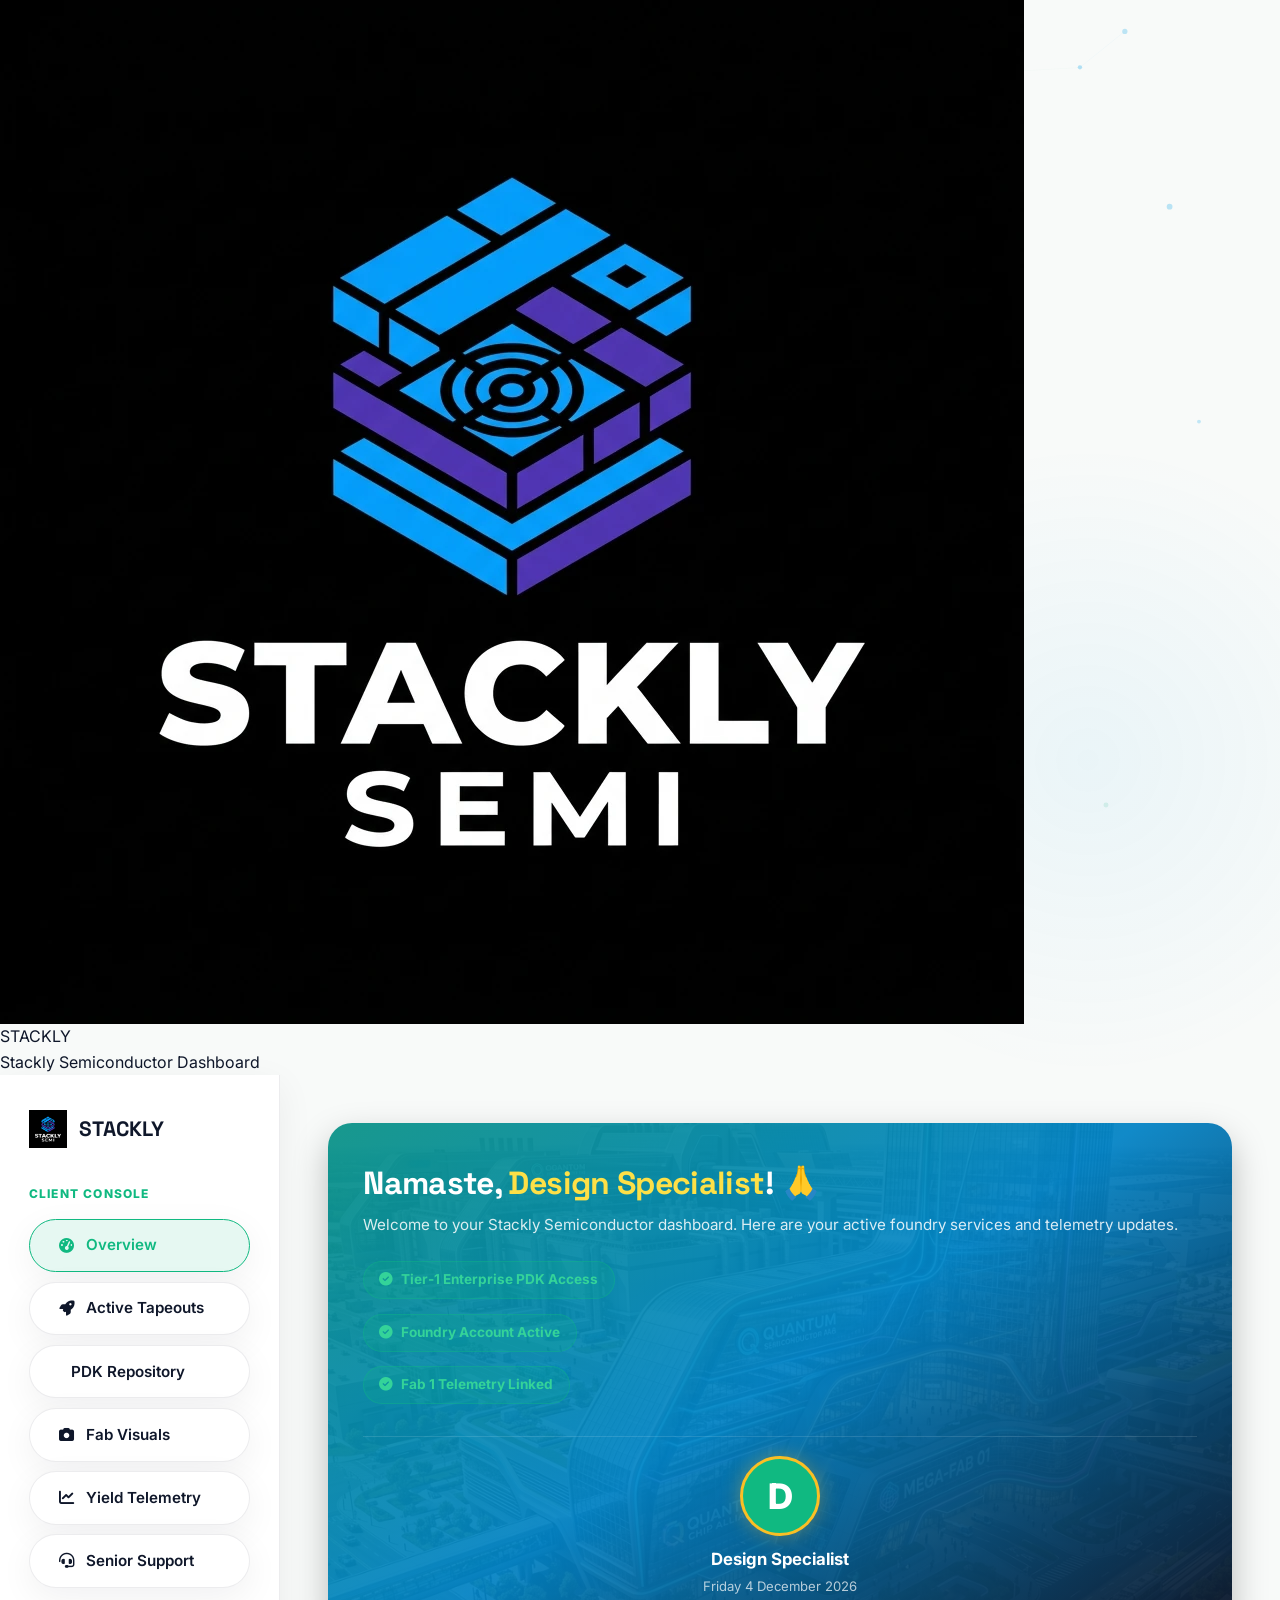
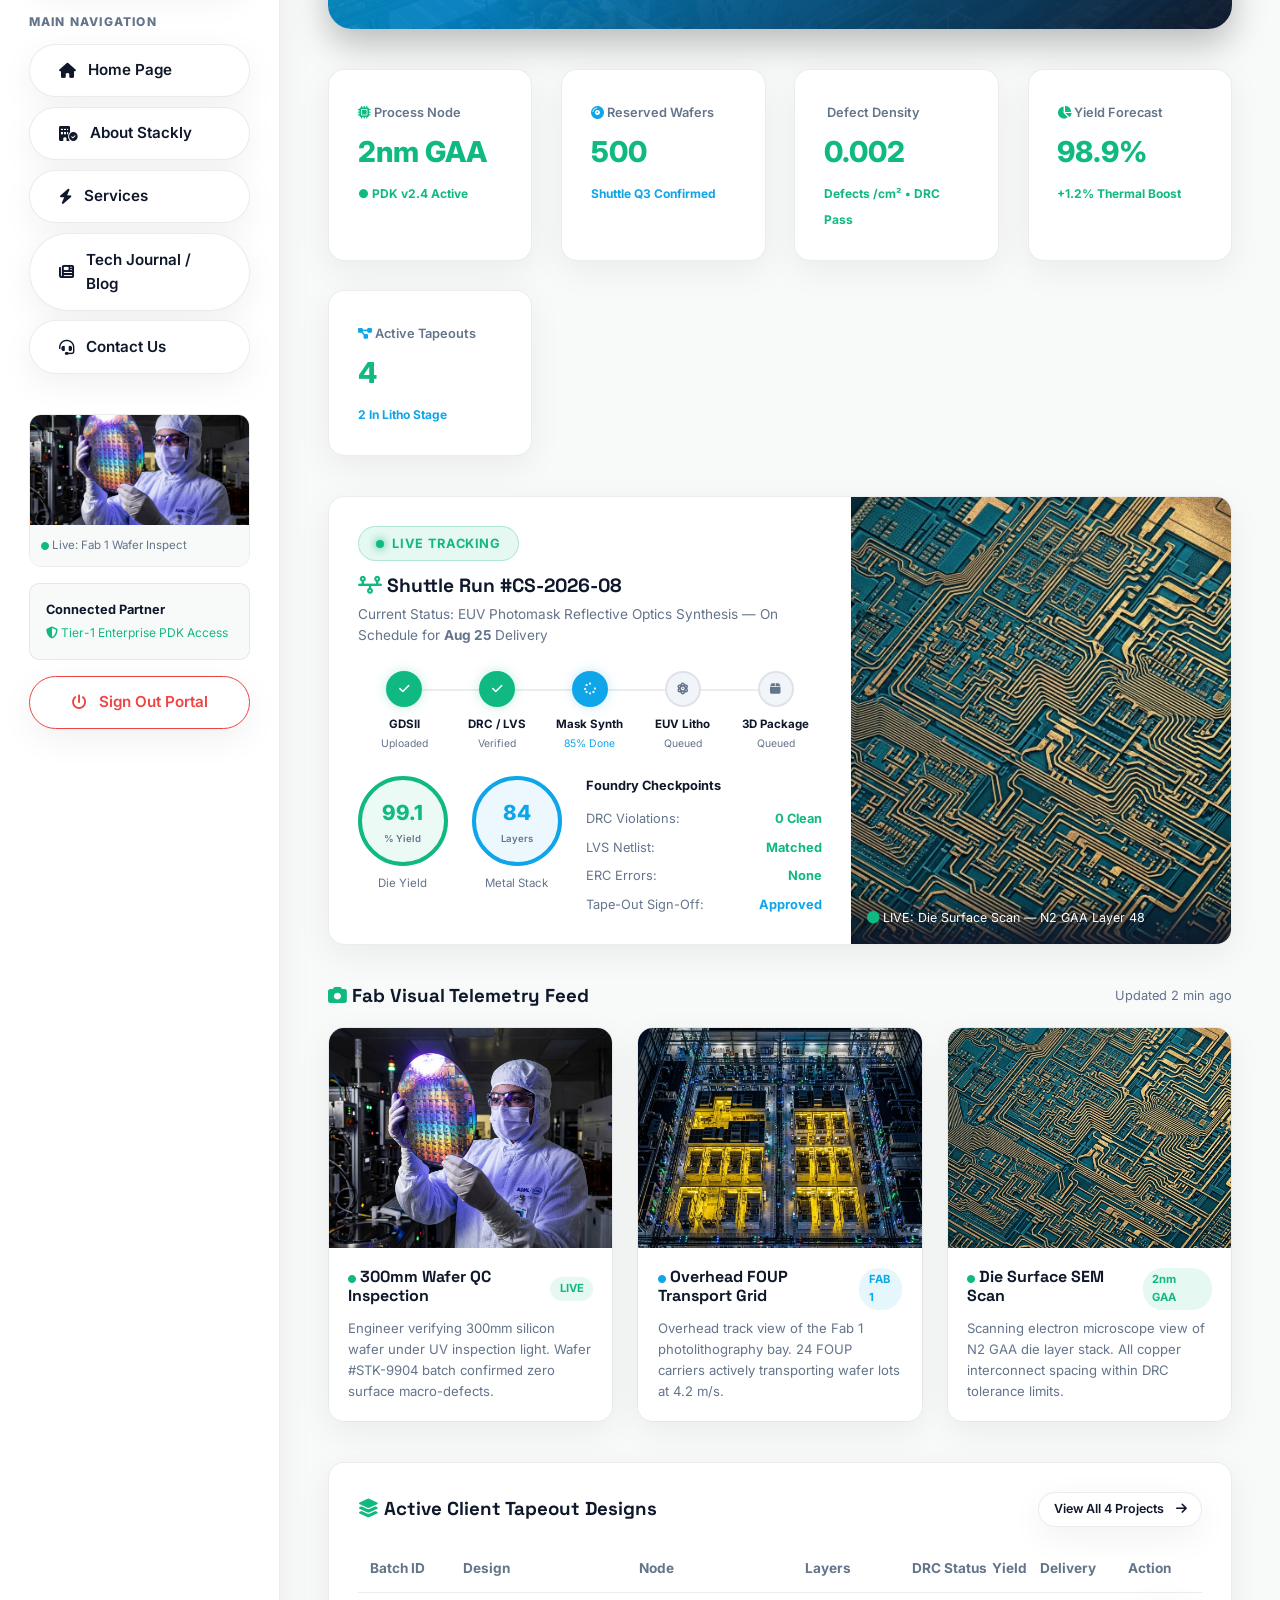
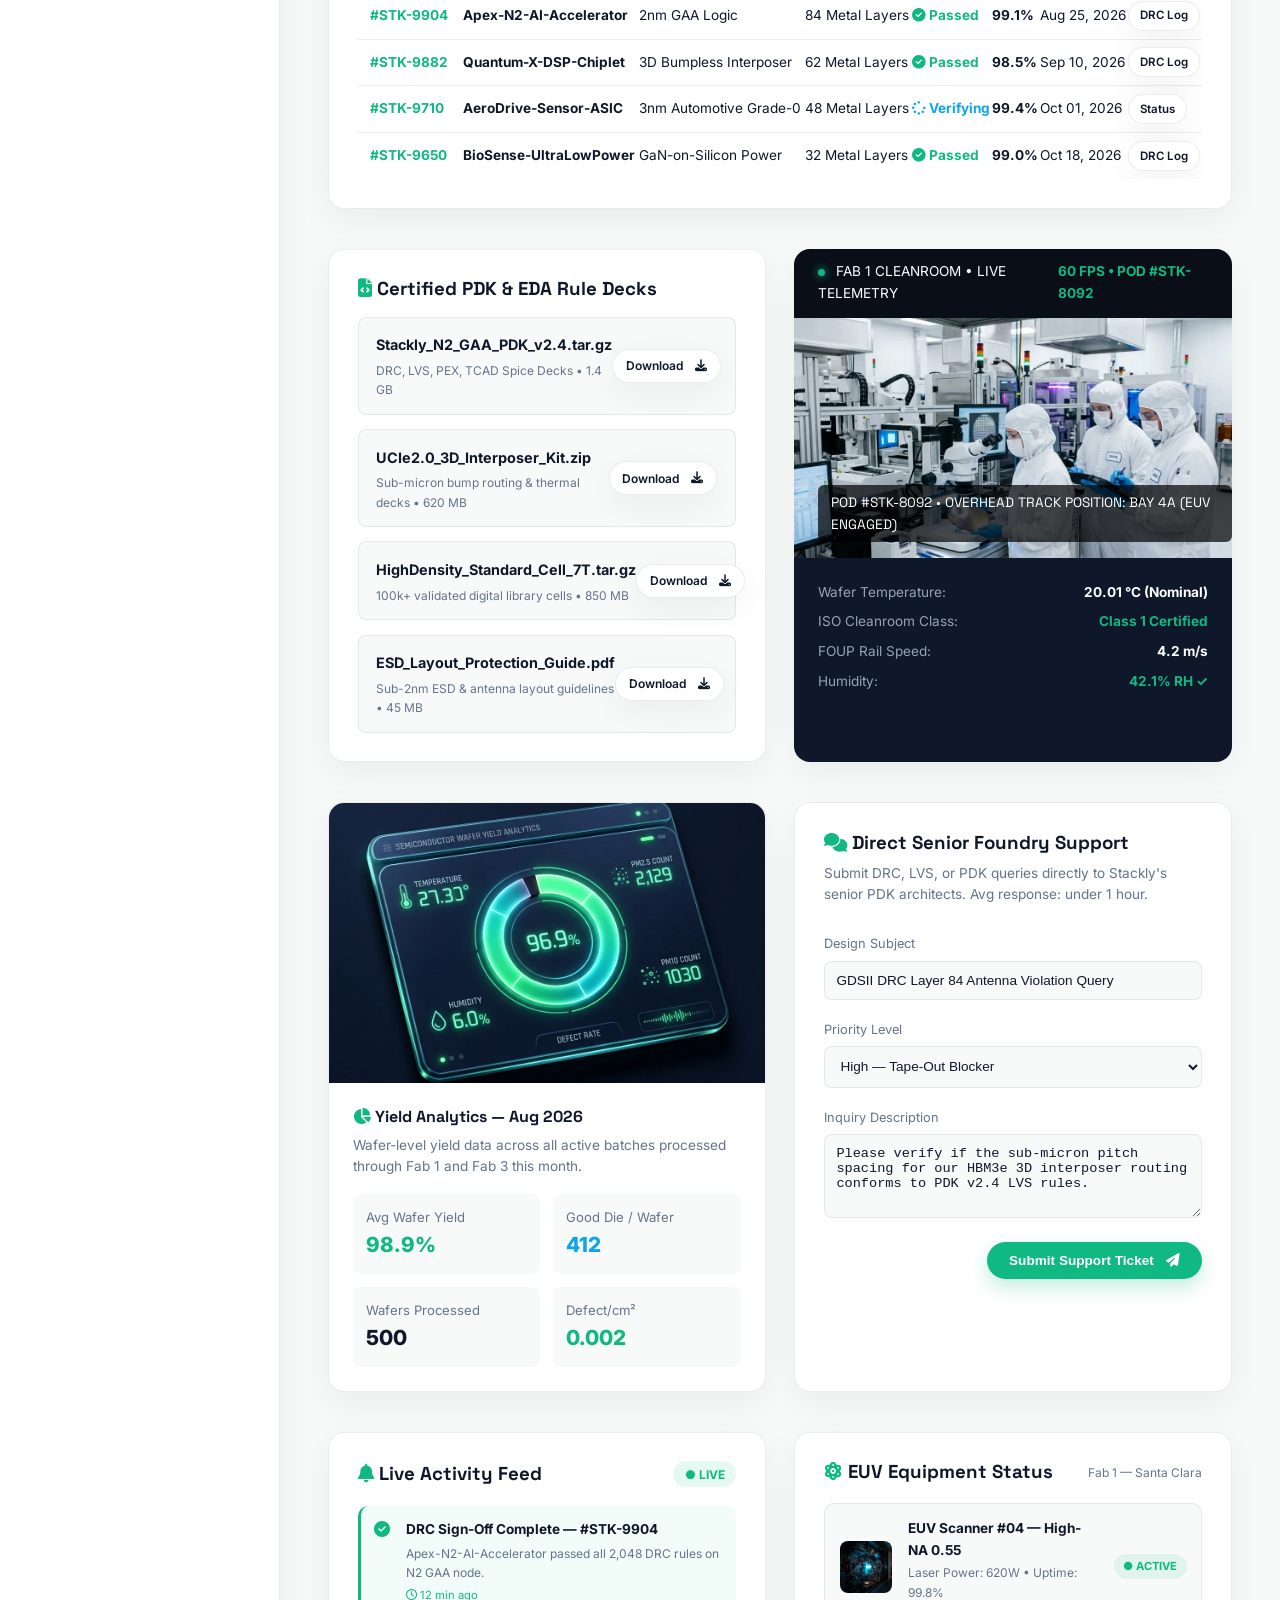
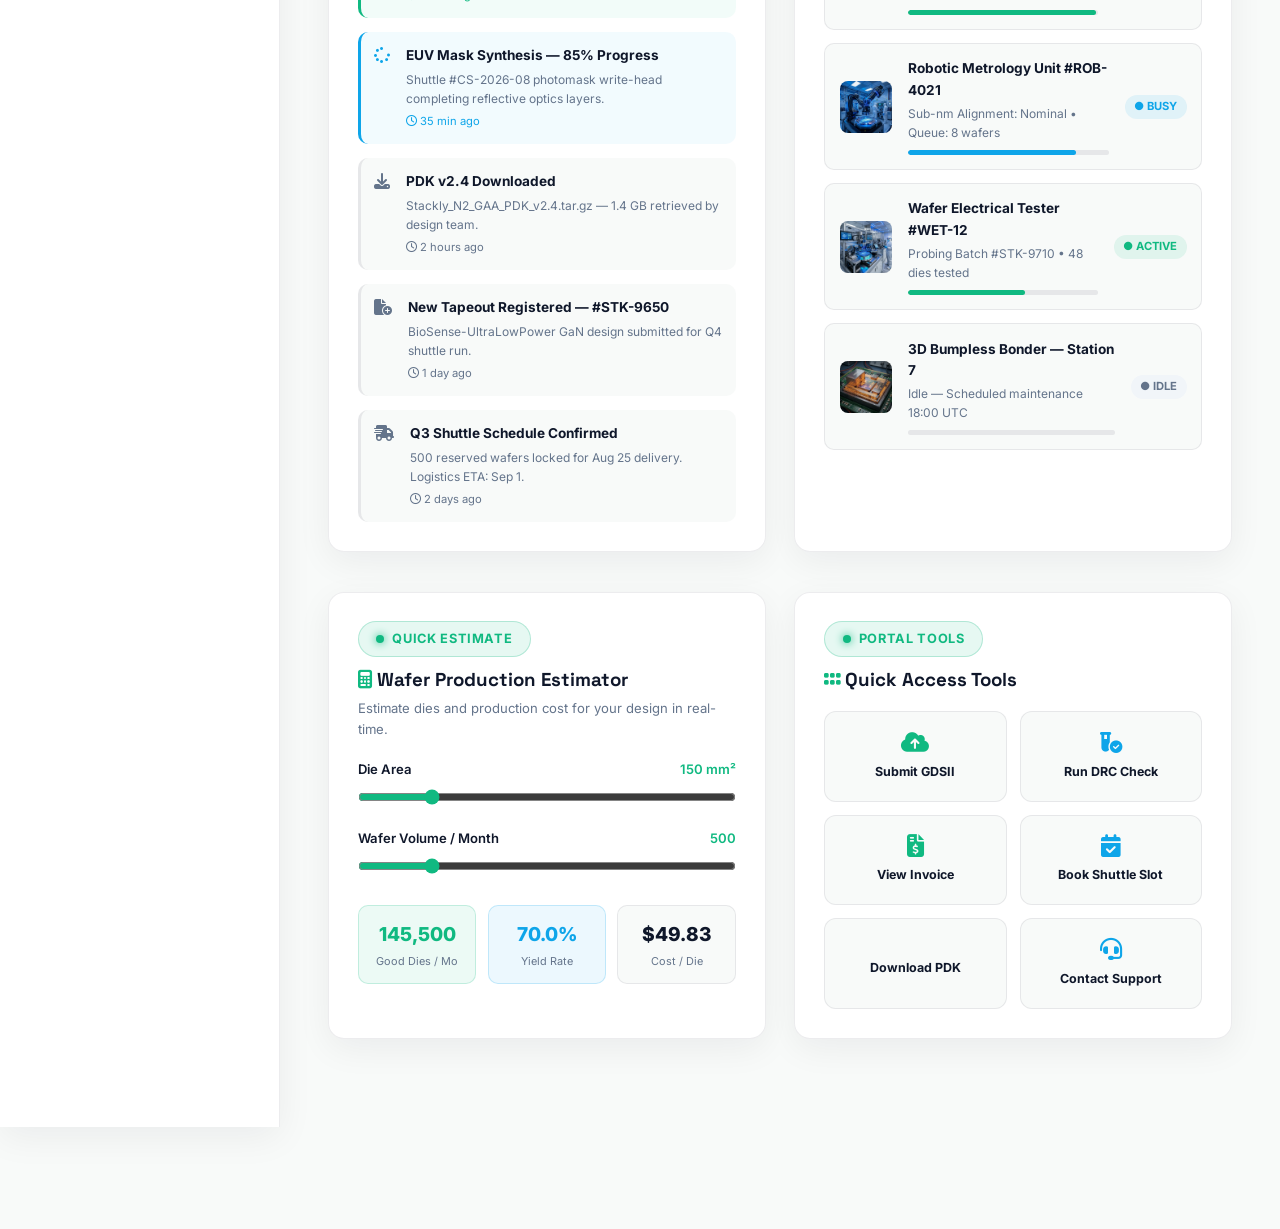
<file: dashboard-user.html>
<!DOCTYPE html>
<html lang="en">
<head>
    <meta charset="UTF-8">
    <meta name="viewport" content="width=device-width, initial-scale=1.0">
    <title>Client Engineering Portal — Stackly</title>
    <link rel="stylesheet" href="https://cdnjs.cloudflare.com/ajax/libs/font-awesome/6.7.2/css/all.min.css">
    <link rel="stylesheet" href="./css/style.css">
    <style>
        .db-hero-banner { position:relative; width:100%; height:200px; border-radius:16px; overflow:hidden; margin-bottom:2rem; }
        .db-hero-banner img { width:100%; height:100%; object-fit:cover; }
        .db-hero-banner-overlay { position:absolute; inset:0; background:linear-gradient(135deg, rgba(15,23,42,0.88) 0%, rgba(16,185,129,0.3) 100%); display:flex; align-items:center; padding:2rem; gap:2rem; }
        .db-hero-banner-overlay h2 { color:#FFF; font-size:1.6rem; margin:0; }
        .db-hero-banner-overlay p { color:rgba(255,255,255,0.75); font-size:0.9rem; margin:0.4rem 0 0; }

        .db-image-card { border-radius:16px; overflow:hidden; border:1px solid var(--glass-border); box-shadow:var(--shadow); }
        .db-image-card img { width:100%; height:220px; object-fit:cover; display:block; }
        .db-image-card-body { padding:1.2rem; background:#FFF; }
        .db-image-card-body h4 { font-size:1rem; margin-bottom:0.4rem; }
        .db-image-card-body p { font-size:0.82rem; color:var(--muted-text); }

        .stat-ring { display:inline-flex; flex-direction:column; align-items:center; justify-content:center; width:90px; height:90px; border-radius:50%; border:4px solid var(--accent); background:rgba(16,185,129,0.08); font-size:1.3rem; font-weight:800; color:var(--accent); }
        .stat-ring.blue { border-color:var(--secondary-blue); background:rgba(14,165,233,0.08); color:var(--secondary-blue); }
        .stat-ring span { font-size:0.6rem; font-weight:600; color:var(--muted-text); margin-top:2px; }

        .fab-timeline { display:flex; align-items:flex-start; gap:0; position:relative; margin:1.5rem 0; }
        .fab-step { flex:1; text-align:center; position:relative; }
        .fab-step::after { content:''; position:absolute; top:18px; left:50%; width:100%; height:2px; background:var(--glass-border); z-index:0; }
        .fab-step:last-child::after { display:none; }
        .fab-step-dot { width:36px; height:36px; border-radius:50%; display:inline-flex; align-items:center; justify-content:center; font-size:0.75rem; font-weight:800; position:relative; z-index:1; margin-bottom:0.5rem; }
        .fab-step-dot.done { background:var(--accent); color:#FFF; box-shadow:0 0 12px var(--accent-glow); }
        .fab-step-dot.active { background:var(--secondary-blue); color:#FFF; box-shadow:0 0 12px var(--secondary-glow); animation:pulse 1.5s infinite; }
        .fab-step-dot.pending { background:var(--bg-secondary); color:var(--muted-text); border:2px solid var(--glass-border); }
        .fab-step-label { font-size:0.72rem; font-weight:700; color:var(--dark-text); }
        .fab-step-sub { font-size:0.65rem; color:var(--muted-text); margin-top:2px; }
        @keyframes pulse { 0%,100%{box-shadow:0 0 8px var(--secondary-glow)} 50%{box-shadow:0 0 20px rgba(14,165,233,0.6)} }
    </style>
</head>
<body>
    <!-- RADAR LOADER -->
    <div id="loader">
        <div class="loader-container">
            <div class="radar">
                <span class="ring ring1"></span>
                <span class="ring ring2"></span>
                <div class="core"><img src="./images/stackly_logo.webp" alt="Stackly Logo"></div>
                <div class="scanner"></div>
            </div>
            <h2>STACKLY</h2>
            <p style="font-size:0.8rem; color:var(--muted-text); margin-top:0.3rem;" id="loading-status">AUTHENTICATING CLIENT ENGINEERING CONSOLE...</p>
            <div class="progress"><div class="progress-bar"><span id="progress-fill"></span></div></div>
            <strong id="progress-value" style="font-size:0.85rem; color:var(--accent); display:inline-block; margin-top:0.5rem;">0%</strong>
        </div>
        <script>
            (function() {
                const loader = document.getElementById('loader');
                const progressFill = document.getElementById('progress-fill');
                const progressValue = document.getElementById('progress-value');
                if(!loader || !progressFill || !progressValue) return;
                let progress = 0;
                const interval = setInterval(() => {
                    progress += Math.floor(Math.random() * 20) + 15;
                    if(progress >= 100) {
                        progress = 100;
                        clearInterval(interval);
                        progressFill.style.width = '100%';
                        progressValue.innerText = '100%';
                        setTimeout(() => { loader.style.opacity='0'; loader.style.visibility='hidden'; }, 250);
                    } else {
                        progressFill.style.width = progress + '%';
                        progressValue.innerText = progress + '%';
                    }
                }, 35);
            })();
        </script>
    </div>

    <!-- MOBILE TOP HEADER BAR (Mobile Only) -->
    <div class="db-mobile-bar">
        <button class="mob-hamburger" id="mobHamburger" aria-label="Open Menu"><span></span><span></span><span></span></button>
        <div class="db-mob-brand-group">
            <a href="./dashboard-user.html" class="db-mob-logo">
                <img src="./images/stackly_logo.webp" alt="Stackly Logo">
                <span>STACKLY</span>
            </a>
            <div class="db-mob-subtitle">Stackly Semiconductor Dashboard</div>
        </div>
    </div>

    <div class="mobile-overlay" id="dashboardOverlay" id="dashboardOverlay"></div>

    <div class="dashboard-layout">
        <!-- SIDEBAR NAV -->
        <aside class="sidebar" id="dashboardSidebar">
            <div>
                <a href="./dashboard-user.html" class="logo" style="margin-bottom: 2.2rem;">
                    <img src="./images/stackly_logo.webp" alt="Stackly Logo">
                    <span class="logo-text">STACKLY</span>
                </a>
                
                <div style="font-size:0.75rem; color:var(--accent); font-weight:800; text-transform:uppercase; letter-spacing:0.1em; margin-bottom:1rem;">CLIENT CONSOLE</div>
                <nav style="display:flex; flex-direction:column; gap:0.6rem;">
                    <a href="./dashboard-user.html#overview" class="btn btn-outline" style="justify-content:flex-start; background:rgba(16,185,129,0.1); border-color:var(--accent); color:var(--accent);"><i class="fa-solid fa-gauge-high"></i> Overview</a>
                    <a href="./404.html" data-redirect="404" class="btn btn-outline btn-404" style="justify-content:flex-start;"><i class="fa-solid fa-rocket"></i> Active Tapeouts</a>
                    <a href="./404.html" data-redirect="404" class="btn btn-outline btn-404" style="justify-content:flex-start;"><i class="fa-solid fa-folder-arrow-down"></i> PDK Repository</a>
                    <a href="./404.html" data-redirect="404" class="btn btn-outline btn-404" style="justify-content:flex-start;"><i class="fa-solid fa-camera"></i> Fab Visuals</a>
                    <a href="./404.html" data-redirect="404" class="btn btn-outline btn-404" style="justify-content:flex-start;"><i class="fa-solid fa-chart-line"></i> Yield Telemetry</a>
                    <a href="./404.html" data-redirect="404" class="btn btn-outline btn-404" style="justify-content:flex-start;"><i class="fa-solid fa-headset"></i> Senior Support</a>
                </nav>

                <div style="font-size:0.75rem; color:var(--muted-text); font-weight:800; text-transform:uppercase; letter-spacing:0.1em; margin-top:1.5rem; margin-bottom:0.8rem;">MAIN NAVIGATION</div>
                <nav style="display:flex; flex-direction:column; gap:0.6rem;">
                    <a href="./index.html" class="btn btn-outline" style="justify-content:flex-start;"><i class="fa-solid fa-house"></i> Home Page</a>
                    <a href="./about.html" class="btn btn-outline" style="justify-content:flex-start;"><i class="fa-solid fa-building-circle-check"></i> About Stackly</a>
                    <a href="./services.html" class="btn btn-outline" style="justify-content:flex-start;"><i class="fa-solid fa-bolt"></i> Services</a>
                    <a href="./blog.html" class="btn btn-outline" style="justify-content:flex-start;"><i class="fa-solid fa-newspaper"></i> Tech Journal / Blog</a>
                    <a href="./contact.html" class="btn btn-outline" style="justify-content:flex-start;"><i class="fa-solid fa-headset"></i> Contact Us</a>
                </nav>
            </div>
            <div>
                <!-- Sidebar Image -->
                <div style="border-radius:12px; overflow:hidden; margin-bottom:1rem; border:1px solid var(--glass-border);">
                    <img src="./images/dashboard_user_wafer_inspect_1785863101627.webp" alt="Wafer Inspection" style="width:100%; height:110px; object-fit:cover;">
                    <div style="padding:0.7rem; background:var(--bg); font-size:0.72rem; color:var(--muted-text);">
                        <i class="fa-solid fa-circle" style="color:var(--accent); font-size:0.5rem;"></i> Live: Fab 1 Wafer Inspect
                    </div>
                </div>
                <div style="padding:1rem; background:var(--bg); border-radius:10px; border:1px solid var(--glass-border); margin-bottom:1rem;">
                    <div style="font-size:0.8rem; font-weight:700; color:var(--dark-text);">Connected Partner</div>
                    <div style="font-size:0.75rem; color:var(--accent); margin-top:0.2rem;"><i class="fa-solid fa-shield-halved"></i> Tier-1 Enterprise PDK Access</div>
                </div>
                <a href="#" id="logoutBtn" class="btn btn-outline" style="width:100%; border-color:#EF4444; color:#EF4444; justify-content:center;"><i class="fa-solid fa-power-off"></i> Sign Out Portal</a>
            </div>
        </aside>

        <!-- MAIN CONTENT AREA -->
        <main class="dashboard-main">

            <!-- HERO WELCOME CARD (MATCHING USER SCREENSHOT DESIGN) -->
            <div id="overview" class="db-hero-card-mobile">
                <h2>Namaste, <span class="welcomeUserText welcome-name">Design Specialist</span>! 🙏</h2>
                <p>Welcome to your Stackly Semiconductor dashboard. Here are your active foundry services and telemetry updates.</p>
                
                <div style="display:flex; flex-direction:column; align-items:flex-start; gap:0.4rem; margin:1.2rem 0;">
                    <div class="db-verify-pill"><i class="fa-solid fa-circle-check"></i> Tier-1 Enterprise PDK Access</div>
                    <div class="db-verify-pill"><i class="fa-solid fa-circle-check"></i> Foundry Account Active</div>
                    <div class="db-verify-pill"><i class="fa-solid fa-circle-check"></i> Fab 1 Telemetry Linked</div>
                </div>

                <div class="db-user-stamp-box">
                    <div class="db-user-stamp-avatar userInitialAvatar">D</div>
                    <div class="welcomeUserTextSub" style="font-size:1.05rem; font-weight:700; color:#FFF;">Design Specialist</div>
                    <div class="liveDateText" style="font-size:0.82rem; color:rgba(255,255,255,0.7); margin-top:0.2rem;">Wednesday, 5 August 2026</div>
                </div>
            </div>

            <!-- METRICS CARDS -->
            <div class="metrics-grid" style="grid-template-columns: repeat(auto-fit, minmax(180px, 1fr)); margin-bottom:2.5rem;">
                <div class="metric-card spotlight-card">
                    <span style="font-size:0.8rem; color:var(--muted-text); font-weight:600;"><i class="fa-solid fa-microchip" style="color:var(--accent);"></i> Process Node</span>
                    <div class="metric-val" style="font-size:1.8rem; margin:0.3rem 0;">2nm GAA</div>
                    <span style="font-size:0.75rem; color:var(--accent); font-weight:700;">● PDK v2.4 Active</span>
                </div>
                <div class="metric-card spotlight-card">
                    <span style="font-size:0.8rem; color:var(--muted-text); font-weight:600;"><i class="fa-solid fa-compact-disc" style="color:var(--secondary-blue);"></i> Reserved Wafers</span>
                    <div class="metric-val" style="font-size:1.8rem; margin:0.3rem 0;">500</div>
                    <span style="font-size:0.75rem; color:var(--secondary-blue); font-weight:700;">Shuttle Q3 Confirmed</span>
                </div>
                <div class="metric-card spotlight-card">
                    <span style="font-size:0.8rem; color:var(--muted-text); font-weight:600;"><i class="fa-solid fa-shield-check" style="color:var(--accent);"></i> Defect Density</span>
                    <div class="metric-val" style="font-size:1.8rem; margin:0.3rem 0;">0.002</div>
                    <span style="font-size:0.75rem; color:var(--accent); font-weight:700;">Defects /cm² • DRC Pass</span>
                </div>
                <div class="metric-card spotlight-card">
                    <span style="font-size:0.8rem; color:var(--muted-text); font-weight:600;"><i class="fa-solid fa-chart-pie" style="color:var(--accent);"></i> Yield Forecast</span>
                    <div class="metric-val" style="font-size:1.8rem; margin:0.3rem 0;">98.9%</div>
                    <span style="font-size:0.75rem; color:var(--accent); font-weight:700;">+1.2% Thermal Boost</span>
                </div>
                <div class="metric-card spotlight-card">
                    <span style="font-size:0.8rem; color:var(--muted-text); font-weight:600;"><i class="fa-solid fa-diagram-project" style="color:var(--secondary-blue);"></i> Active Tapeouts</span>
                    <div class="metric-val" style="font-size:1.8rem; margin:0.3rem 0;">4</div>
                    <span style="font-size:0.75rem; color:var(--secondary-blue); font-weight:700;">2 In Litho Stage</span>
                </div>
            </div>

            <!-- SHUTTLE RUN TIMELINE WITH IMAGE -->
            <div class="bento-card spotlight-card" style="padding:0; overflow:hidden; margin-bottom:2.5rem; display:grid; grid-template-columns:1fr 380px;">
                <div style="padding:1.8rem;">
                    <div class="hero-badge" style="margin-bottom:0.8rem; display:inline-flex;"><span></span> Live Tracking</div>
                    <h3 style="font-size:1.2rem; margin-bottom:0.4rem;"><i class="fa-solid fa-timeline" style="color:var(--accent);"></i> Shuttle Run #CS-2026-08</h3>
                    <p style="font-size:0.85rem; color:var(--muted-text); margin-bottom:1.5rem;">Current Status: EUV Photomask Reflective Optics Synthesis — On Schedule for <strong>Aug 25</strong> Delivery</p>

                    <!-- 5-Step Fab Timeline -->
                    <div class="fab-timeline">
                        <div class="fab-step">
                            <div class="fab-step-dot done"><i class="fa-solid fa-check"></i></div>
                            <div class="fab-step-label">GDSII</div>
                            <div class="fab-step-sub">Uploaded</div>
                        </div>
                        <div class="fab-step">
                            <div class="fab-step-dot done"><i class="fa-solid fa-check"></i></div>
                            <div class="fab-step-label">DRC / LVS</div>
                            <div class="fab-step-sub">Verified</div>
                        </div>
                        <div class="fab-step">
                            <div class="fab-step-dot active"><i class="fa-solid fa-spinner fa-spin"></i></div>
                            <div class="fab-step-label">Mask Synth</div>
                            <div class="fab-step-sub" style="color:var(--secondary-blue);">85% Done</div>
                        </div>
                        <div class="fab-step">
                            <div class="fab-step-dot pending"><i class="fa-solid fa-atom"></i></div>
                            <div class="fab-step-label">EUV Litho</div>
                            <div class="fab-step-sub">Queued</div>
                        </div>
                        <div class="fab-step">
                            <div class="fab-step-dot pending"><i class="fa-solid fa-box"></i></div>
                            <div class="fab-step-label">3D Package</div>
                            <div class="fab-step-sub">Queued</div>
                        </div>
                    </div>

                    <!-- Yield Stats Row -->
                    <div style="display:flex; gap:1.5rem; margin-top:1.5rem; flex-wrap:wrap;">
                        <div style="text-align:center;">
                            <div class="stat-ring">99.1<span>% Yield</span></div>
                            <div style="font-size:0.72rem; color:var(--muted-text); margin-top:0.5rem;">Die Yield</div>
                        </div>
                        <div style="text-align:center;">
                            <div class="stat-ring blue">84<span>Layers</span></div>
                            <div style="font-size:0.72rem; color:var(--muted-text); margin-top:0.5rem;">Metal Stack</div>
                        </div>
                        <div style="flex:1; min-width:180px;">
                            <div style="font-size:0.8rem; font-weight:700; margin-bottom:0.8rem; color:var(--dark-text);">Foundry Checkpoints</div>
                            <div style="display:flex; flex-direction:column; gap:0.5rem; font-size:0.8rem;">
                                <div style="display:flex; justify-content:space-between;"><span style="color:var(--muted-text);">DRC Violations:</span><strong style="color:var(--accent);">0 Clean</strong></div>
                                <div style="display:flex; justify-content:space-between;"><span style="color:var(--muted-text);">LVS Netlist:</span><strong style="color:var(--accent);">Matched</strong></div>
                                <div style="display:flex; justify-content:space-between;"><span style="color:var(--muted-text);">ERC Errors:</span><strong style="color:var(--accent);">None</strong></div>
                                <div style="display:flex; justify-content:space-between;"><span style="color:var(--muted-text);">Tape-Out Sign-Off:</span><strong style="color:var(--secondary-blue);">Approved</strong></div>
                            </div>
                        </div>
                    </div>
                </div>
                <!-- Shuttle Image Panel -->
                <div style="position:relative;">
                    <img src="./images/dashboard_chip_die_macro_1785863126190.webp" alt="Chip Die Macro" style="width:100%; height:100%; object-fit:cover;">
                    <div style="position:absolute; bottom:0; left:0; right:0; background:linear-gradient(to top, rgba(15,23,42,0.9), transparent); padding:1rem; color:#FFF; font-size:0.78rem;">
                        <i class="fa-solid fa-circle" style="color:var(--accent);"></i> LIVE: Die Surface Scan — N2 GAA Layer 48
                    </div>
                </div>
            </div>

            <!-- FAB VISUALS SECTION -->
            <div id="fab-images" style="margin-bottom:2.5rem;">
                <div style="display:flex; justify-content:space-between; align-items:center; margin-bottom:1.2rem;">
                    <h3><i class="fa-solid fa-camera" style="color:var(--accent);"></i> Fab Visual Telemetry Feed</h3>
                    <span style="font-size:0.8rem; color:var(--muted-text);">Updated 2 min ago</span>
                </div>
                <div style="display:grid; grid-template-columns:repeat(auto-fit, minmax(260px, 1fr)); gap:1.5rem;">
                    <div class="db-image-card">
                        <img src="./images/dashboard_user_wafer_inspect_1785863101627.webp" alt="Wafer Inspection">
                        <div class="db-image-card-body">
                            <div style="display:flex; justify-content:space-between; align-items:center; margin-bottom:0.4rem;">
                                <h4><i class="fa-solid fa-circle" style="color:var(--accent); font-size:0.5rem;"></i> 300mm Wafer QC Inspection</h4>
                                <span style="font-size:0.7rem; background:rgba(16,185,129,0.1); color:var(--accent); padding:0.2rem 0.6rem; border-radius:20px; font-weight:700;">LIVE</span>
                            </div>
                            <p>Engineer verifying 300mm silicon wafer under UV inspection light. Wafer #STK-9904 batch confirmed zero surface macro-defects.</p>
                        </div>
                    </div>
                    <div class="db-image-card">
                        <img src="./images/dashboard_fab_overhead_1785863112384.webp" alt="Fab Overhead">
                        <div class="db-image-card-body">
                            <div style="display:flex; justify-content:space-between; align-items:center; margin-bottom:0.4rem;">
                                <h4><i class="fa-solid fa-circle" style="color:var(--secondary-blue); font-size:0.5rem;"></i> Overhead FOUP Transport Grid</h4>
                                <span style="font-size:0.7rem; background:rgba(14,165,233,0.1); color:var(--secondary-blue); padding:0.2rem 0.6rem; border-radius:20px; font-weight:700;">FAB 1</span>
                            </div>
                            <p>Overhead track view of the Fab 1 photolithography bay. 24 FOUP carriers actively transporting wafer lots at 4.2 m/s.</p>
                        </div>
                    </div>
                    <div class="db-image-card">
                        <img src="./images/dashboard_chip_die_macro_1785863126190.webp" alt="Chip Die Macro">
                        <div class="db-image-card-body">
                            <div style="display:flex; justify-content:space-between; align-items:center; margin-bottom:0.4rem;">
                                <h4><i class="fa-solid fa-circle" style="color:var(--accent); font-size:0.5rem;"></i> Die Surface SEM Scan</h4>
                                <span style="font-size:0.7rem; background:rgba(16,185,129,0.1); color:var(--accent); padding:0.2rem 0.6rem; border-radius:20px; font-weight:700;">2nm GAA</span>
                            </div>
                            <p>Scanning electron microscope view of N2 GAA die layer stack. All copper interconnect spacing within DRC tolerance limits.</p>
                        </div>
                    </div>
                </div>
            </div>

            <!-- ACTIVE TAPEOUT PROJECTS TABLE -->
            <div id="tapeouts" class="bento-card spotlight-card" style="padding:1.8rem; margin-bottom:2.5rem;">
                <div style="display:flex; justify-content:space-between; align-items:center; margin-bottom:1.2rem; flex-wrap:wrap; gap:1rem;">
                    <h3><i class="fa-solid fa-layer-group" style="color:var(--accent);"></i> Active Client Tapeout Designs</h3>
                    <a href="#" data-redirect="404" class="btn btn-outline btn-404" style="font-size:0.78rem; padding:0.4rem 0.9rem;">View All 4 Projects <i class="fa-solid fa-arrow-right"></i></a>
                </div>
                <div style="overflow-x:auto;">
                    <table style="width:100%; text-align:left; border-collapse:collapse; font-size:0.85rem;">
                        <thead>
                            <tr style="border-bottom:1px solid var(--glass-border); color:var(--muted-text);">
                                <th style="padding:0.75rem;">Batch ID</th>
                                <th>Design</th>
                                <th>Node</th>
                                <th>Layers</th>
                                <th>DRC Status</th>
                                <th>Yield</th>
                                <th>Delivery</th>
                                <th>Action</th>
                            </tr>
                        </thead>
                        <tbody>
                            <tr style="border-bottom:1px solid var(--glass-border);">
                                <td style="padding:0.75rem; color:var(--accent); font-weight:700;">#STK-9904</td>
                                <td><strong>Apex-N2-AI-Accelerator</strong></td>
                                <td>2nm GAA Logic</td>
                                <td>84 Metal Layers</td>
                                <td><span style="color:var(--accent); font-weight:700;"><i class="fa-solid fa-circle-check"></i> Passed</span></td>
                                <td style="font-weight:700;">99.1%</td>
                                <td>Aug 25, 2026</td>
                                <td><a href="#" data-redirect="404" class="btn btn-outline btn-404" style="font-size:0.72rem; padding:0.3rem 0.7rem;">DRC Log</a></td>
                            </tr>
                            <tr style="border-bottom:1px solid var(--glass-border);">
                                <td style="padding:0.75rem; color:var(--accent); font-weight:700;">#STK-9882</td>
                                <td><strong>Quantum-X-DSP-Chiplet</strong></td>
                                <td>3D Bumpless Interposer</td>
                                <td>62 Metal Layers</td>
                                <td><span style="color:var(--accent); font-weight:700;"><i class="fa-solid fa-circle-check"></i> Passed</span></td>
                                <td style="font-weight:700;">98.5%</td>
                                <td>Sep 10, 2026</td>
                                <td><a href="#" data-redirect="404" class="btn btn-outline btn-404" style="font-size:0.72rem; padding:0.3rem 0.7rem;">DRC Log</a></td>
                            </tr>
                            <tr style="border-bottom:1px solid var(--glass-border);">
                                <td style="padding:0.75rem; color:var(--accent); font-weight:700;">#STK-9710</td>
                                <td><strong>AeroDrive-Sensor-ASIC</strong></td>
                                <td>3nm Automotive Grade-0</td>
                                <td>48 Metal Layers</td>
                                <td><span style="color:var(--secondary-blue); font-weight:700;"><i class="fa-solid fa-spinner fa-spin"></i> Verifying</span></td>
                                <td style="font-weight:700;">99.4%</td>
                                <td>Oct 01, 2026</td>
                                <td><a href="#" data-redirect="404" class="btn btn-outline btn-404" style="font-size:0.72rem; padding:0.3rem 0.7rem;">Status</a></td>
                            </tr>
                            <tr>
                                <td style="padding:0.75rem; color:var(--accent); font-weight:700;">#STK-9650</td>
                                <td><strong>BioSense-UltraLowPower</strong></td>
                                <td>GaN-on-Silicon Power</td>
                                <td>32 Metal Layers</td>
                                <td><span style="color:var(--accent); font-weight:700;"><i class="fa-solid fa-circle-check"></i> Passed</span></td>
                                <td style="font-weight:700;">99.0%</td>
                                <td>Oct 18, 2026</td>
                                <td><a href="#" data-redirect="404" class="btn btn-outline btn-404" style="font-size:0.72rem; padding:0.3rem 0.7rem;">DRC Log</a></td>
                            </tr>
                        </tbody>
                    </table>
                </div>
            </div>

            <!-- TWO-COLUMN: PDK + TELEMETRY LIVE CAM -->
            <div style="display:grid; grid-template-columns:1fr 1fr; gap:1.8rem; margin-bottom:2.5rem;">
                <!-- PDK DOWNLOADS -->
                <div id="pdks" class="bento-card spotlight-card" style="padding:1.8rem;">
                    <h3 style="margin-bottom:1rem;"><i class="fa-solid fa-file-code" style="color:var(--accent);"></i> Certified PDK & EDA Rule Decks</h3>
                    <div style="display:flex; flex-direction:column; gap:0.9rem;">
                        <div style="display:flex; justify-content:space-between; align-items:center; background:var(--bg); padding:0.9rem 1.1rem; border-radius:8px; border:1px solid var(--glass-border);">
                            <div>
                                <strong style="font-size:0.9rem;">Stackly_N2_GAA_PDK_v2.4.tar.gz</strong>
                                <div style="font-size:0.75rem; color:var(--muted-text); margin-top:0.2rem;">DRC, LVS, PEX, TCAD Spice Decks • 1.4 GB</div>
                            </div>
                            <a href="#" data-redirect="404" class="btn btn-outline btn-404" style="padding:0.4rem 0.8rem; font-size:0.75rem; white-space:nowrap;">Download <i class="fa-solid fa-download"></i></a>
                        </div>
                        <div style="display:flex; justify-content:space-between; align-items:center; background:var(--bg); padding:0.9rem 1.1rem; border-radius:8px; border:1px solid var(--glass-border);">
                            <div>
                                <strong style="font-size:0.9rem;">UCIe2.0_3D_Interposer_Kit.zip</strong>
                                <div style="font-size:0.75rem; color:var(--muted-text); margin-top:0.2rem;">Sub-micron bump routing & thermal decks • 620 MB</div>
                            </div>
                            <a href="#" data-redirect="404" class="btn btn-outline btn-404" style="padding:0.4rem 0.8rem; font-size:0.75rem; white-space:nowrap;">Download <i class="fa-solid fa-download"></i></a>
                        </div>
                        <div style="display:flex; justify-content:space-between; align-items:center; background:var(--bg); padding:0.9rem 1.1rem; border-radius:8px; border:1px solid var(--glass-border);">
                            <div>
                                <strong style="font-size:0.9rem;">HighDensity_Standard_Cell_7T.tar.gz</strong>
                                <div style="font-size:0.75rem; color:var(--muted-text); margin-top:0.2rem;">100k+ validated digital library cells • 850 MB</div>
                            </div>
                            <a href="#" data-redirect="404" class="btn btn-outline btn-404" style="padding:0.4rem 0.8rem; font-size:0.75rem; white-space:nowrap;">Download <i class="fa-solid fa-download"></i></a>
                        </div>
                        <div style="display:flex; justify-content:space-between; align-items:center; background:var(--bg); padding:0.9rem 1.1rem; border-radius:8px; border:1px solid var(--glass-border);">
                            <div>
                                <strong style="font-size:0.9rem;">ESD_Layout_Protection_Guide.pdf</strong>
                                <div style="font-size:0.75rem; color:var(--muted-text); margin-top:0.2rem;">Sub-2nm ESD & antenna layout guidelines • 45 MB</div>
                            </div>
                            <a href="#" data-redirect="404" class="btn btn-outline btn-404" style="padding:0.4rem 0.8rem; font-size:0.75rem; white-space:nowrap;">Download <i class="fa-solid fa-download"></i></a>
                        </div>
                    </div>
                </div>

                <!-- LIVE FAB CLEANROOM TELEMETRY CARD -->
                <div id="telemetry" class="cam-card">
                    <div class="cam-header">
                        <span><span class="telemetry-status-dot"></span> FAB 1 CLEANROOM • LIVE TELEMETRY</span>
                        <span style="color:var(--accent); font-weight:700;">60 FPS • POD #STK-8092</span>
                    </div>
                    <div class="cam-body">
                        <img src="./images/cleanroom_workers.webp" alt="Cleanroom Telemetry" style="width:100%; height:100%; object-fit:cover;">
                        <div class="cam-overlay-text">POD #STK-8092 • OVERHEAD TRACK POSITION: BAY 4A (EUV ENGAGED)</div>
                    </div>
                    <div style="padding:1.5rem; background:var(--dark-slate);">
                        <div style="display:flex; justify-content:space-between; font-size:0.85rem; margin-bottom:0.5rem; color:#94A3B8;">
                            <span>Wafer Temperature:</span> <strong style="color:#FFF;">20.01 °C (Nominal)</strong>
                        </div>
                        <div style="display:flex; justify-content:space-between; font-size:0.85rem; margin-bottom:0.5rem; color:#94A3B8;">
                            <span>ISO Cleanroom Class:</span> <strong style="color:var(--accent);">Class 1 Certified</strong>
                        </div>
                        <div style="display:flex; justify-content:space-between; font-size:0.85rem; margin-bottom:0.5rem; color:#94A3B8;">
                            <span>FOUP Rail Speed:</span> <strong style="color:#FFF;">4.2 m/s</strong>
                        </div>
                        <div style="display:flex; justify-content:space-between; font-size:0.85rem; color:#94A3B8;">
                            <span>Humidity:</span> <strong style="color:var(--accent);">42.1% RH ✓</strong>
                        </div>
                    </div>
                </div>
            </div>

            <!-- YIELD ANALYTICS VISUAL + SUPPORT FORM -->
            <div style="display:grid; grid-template-columns:1fr 1fr; gap:1.8rem; margin-bottom:2.5rem;">
                <!-- Yield Analytics Image Card -->
                <div class="bento-card spotlight-card" style="padding:0; overflow:hidden;">
                    <img src="./images/dashboard_yield_chart_1785863091565.webp" alt="Yield Analytics" style="width:100%; height:280px; object-fit:cover;">
                    <div style="padding:1.5rem;">
                        <h4 style="margin-bottom:0.5rem;"><i class="fa-solid fa-chart-pie" style="color:var(--accent);"></i> Yield Analytics — Aug 2026</h4>
                        <p style="font-size:0.85rem; color:var(--muted-text); margin-bottom:1rem;">Wafer-level yield data across all active batches processed through Fab 1 and Fab 3 this month.</p>
                        <div style="display:grid; grid-template-columns:1fr 1fr; gap:0.8rem; font-size:0.82rem;">
                            <div style="background:var(--bg); padding:0.8rem; border-radius:8px;">
                                <div style="color:var(--muted-text);">Avg Wafer Yield</div>
                                <div style="font-size:1.3rem; font-weight:800; color:var(--accent);">98.9%</div>
                            </div>
                            <div style="background:var(--bg); padding:0.8rem; border-radius:8px;">
                                <div style="color:var(--muted-text);">Good Die / Wafer</div>
                                <div style="font-size:1.3rem; font-weight:800; color:var(--secondary-blue);">412</div>
                            </div>
                            <div style="background:var(--bg); padding:0.8rem; border-radius:8px;">
                                <div style="color:var(--muted-text);">Wafers Processed</div>
                                <div style="font-size:1.3rem; font-weight:800; color:var(--dark-text);">500</div>
                            </div>
                            <div style="background:var(--bg); padding:0.8rem; border-radius:8px;">
                                <div style="color:var(--muted-text);">Defect/cm²</div>
                                <div style="font-size:1.3rem; font-weight:800; color:var(--accent);">0.002</div>
                            </div>
                        </div>
                    </div>
                </div>

                <!-- SUPPORT TICKET FORM -->
                <div id="support" class="bento-card spotlight-card" style="padding:1.8rem;">
                    <h3 style="margin-bottom:0.5rem;"><i class="fa-solid fa-comments" style="color:var(--accent);"></i> Direct Senior Foundry Support</h3>
                    <p style="font-size:0.85rem; color:var(--muted-text); margin-bottom:1.5rem;">Submit DRC, LVS, or PDK queries directly to Stackly's senior PDK architects. Avg response: under 1 hour.</p>
                    <form onsubmit="event.preventDefault(); alert('Support Ticket Submitted! A Stackly Senior PDK Engineer will respond within 1 hour.');" style="display:flex; flex-direction:column; gap:1rem;">
                        <div>
                            <label style="font-size:0.8rem; color:var(--muted-text);">Design Subject</label>
                            <input type="text" value="GDSII DRC Layer 84 Antenna Violation Query" required style="width:100%; padding:0.7rem; border-radius:8px; border:1px solid var(--glass-border); background:var(--bg); color:var(--dark-text); margin-top:0.3rem; outline:none; font-size:0.85rem;">
                        </div>
                        <div>
                            <label style="font-size:0.8rem; color:var(--muted-text);">Priority Level</label>
                            <select style="width:100%; padding:0.7rem; border-radius:8px; border:1px solid var(--glass-border); background:var(--bg); color:var(--dark-text); margin-top:0.3rem; outline:none; font-size:0.85rem;">
                                <option>High — Tape-Out Blocker</option>
                                <option>Medium — PDK Clarification</option>
                                <option>Low — Feature Request</option>
                            </select>
                        </div>
                        <div>
                            <label style="font-size:0.8rem; color:var(--muted-text);">Inquiry Description</label>
                            <textarea rows="4" required style="width:100%; padding:0.7rem; border-radius:8px; border:1px solid var(--glass-border); background:var(--bg); color:var(--dark-text); margin-top:0.3rem; outline:none; font-size:0.85rem; resize:vertical;">Please verify if the sub-micron pitch spacing for our HBM3e 3D interposer routing conforms to PDK v2.4 LVS rules.</textarea>
                        </div>
                        <button type="submit" class="btn btn-primary" style="font-size:0.85rem; padding:0.7rem 1.4rem; align-self:flex-end;">Submit Support Ticket <i class="fa-solid fa-paper-plane"></i></button>
                    </form>
                </div>
            </div>


            <!-- ═══ SECTION A: LIVE ACTIVITY FEED + EUV EQUIPMENT STATUS ═══ -->
            <div style="display:grid; grid-template-columns:1fr 1fr; gap:1.8rem; margin-bottom:2.5rem;">

                <!-- LIVE ACTIVITY FEED -->
                <div class="bento-card spotlight-card" style="padding:1.8rem;">
                    <div style="display:flex; justify-content:space-between; align-items:center; margin-bottom:1.2rem;">
                        <h3><i class="fa-solid fa-bell" style="color:var(--accent);"></i> Live Activity Feed</h3>
                        <span style="font-size:0.75rem; background:rgba(16,185,129,0.1); color:var(--accent); padding:0.2rem 0.7rem; border-radius:99px; font-weight:700;">● LIVE</span>
                    </div>
                    <div style="display:flex; flex-direction:column; gap:0.9rem;">
                        <div style="display:flex; gap:1rem; align-items:flex-start; padding:0.8rem; background:rgba(16,185,129,0.05); border-radius:10px; border-left:3px solid var(--accent);">
                            <i class="fa-solid fa-circle-check" style="color:var(--accent); margin-top:0.15rem;"></i>
                            <div>
                                <div style="font-size:0.85rem; font-weight:700;">DRC Sign-Off Complete — #STK-9904</div>
                                <div style="font-size:0.75rem; color:var(--muted-text); margin-top:0.2rem;">Apex-N2-AI-Accelerator passed all 2,048 DRC rules on N2 GAA node.</div>
                                <div style="font-size:0.7rem; color:var(--accent); margin-top:0.3rem;"><i class="fa-regular fa-clock"></i> 12 min ago</div>
                            </div>
                        </div>
                        <div style="display:flex; gap:1rem; align-items:flex-start; padding:0.8rem; background:rgba(14,165,233,0.05); border-radius:10px; border-left:3px solid var(--secondary-blue);">
                            <i class="fa-solid fa-spinner fa-spin" style="color:var(--secondary-blue); margin-top:0.15rem;"></i>
                            <div>
                                <div style="font-size:0.85rem; font-weight:700;">EUV Mask Synthesis — 85% Progress</div>
                                <div style="font-size:0.75rem; color:var(--muted-text); margin-top:0.2rem;">Shuttle #CS-2026-08 photomask write-head completing reflective optics layers.</div>
                                <div style="font-size:0.7rem; color:var(--secondary-blue); margin-top:0.3rem;"><i class="fa-regular fa-clock"></i> 35 min ago</div>
                            </div>
                        </div>
                        <div style="display:flex; gap:1rem; align-items:flex-start; padding:0.8rem; background:var(--bg); border-radius:10px; border-left:3px solid var(--glass-border);">
                            <i class="fa-solid fa-download" style="color:var(--muted-text); margin-top:0.15rem;"></i>
                            <div>
                                <div style="font-size:0.85rem; font-weight:700;">PDK v2.4 Downloaded</div>
                                <div style="font-size:0.75rem; color:var(--muted-text); margin-top:0.2rem;">Stackly_N2_GAA_PDK_v2.4.tar.gz — 1.4 GB retrieved by design team.</div>
                                <div style="font-size:0.7rem; color:var(--muted-text); margin-top:0.3rem;"><i class="fa-regular fa-clock"></i> 2 hours ago</div>
                            </div>
                        </div>
                        <div style="display:flex; gap:1rem; align-items:flex-start; padding:0.8rem; background:var(--bg); border-radius:10px; border-left:3px solid var(--glass-border);">
                            <i class="fa-solid fa-file-circle-plus" style="color:var(--muted-text); margin-top:0.15rem;"></i>
                            <div>
                                <div style="font-size:0.85rem; font-weight:700;">New Tapeout Registered — #STK-9650</div>
                                <div style="font-size:0.75rem; color:var(--muted-text); margin-top:0.2rem;">BioSense-UltraLowPower GaN design submitted for Q4 shuttle run.</div>
                                <div style="font-size:0.7rem; color:var(--muted-text); margin-top:0.3rem;"><i class="fa-regular fa-clock"></i> 1 day ago</div>
                            </div>
                        </div>
                        <div style="display:flex; gap:1rem; align-items:flex-start; padding:0.8rem; background:var(--bg); border-radius:10px; border-left:3px solid var(--glass-border);">
                            <i class="fa-solid fa-truck-fast" style="color:var(--muted-text); margin-top:0.15rem;"></i>
                            <div>
                                <div style="font-size:0.85rem; font-weight:700;">Q3 Shuttle Schedule Confirmed</div>
                                <div style="font-size:0.75rem; color:var(--muted-text); margin-top:0.2rem;">500 reserved wafers locked for Aug 25 delivery. Logistics ETA: Sep 1.</div>
                                <div style="font-size:0.7rem; color:var(--muted-text); margin-top:0.3rem;"><i class="fa-regular fa-clock"></i> 2 days ago</div>
                            </div>
                        </div>
                    </div>
                </div>

                <!-- EUV EQUIPMENT STATUS BOARD -->
                <div class="bento-card spotlight-card" style="padding:1.8rem;">
                    <div style="display:flex; justify-content:space-between; align-items:center; margin-bottom:1.2rem;">
                        <h3><i class="fa-solid fa-atom" style="color:var(--accent);"></i> EUV Equipment Status</h3>
                        <span style="font-size:0.75rem; color:var(--muted-text);">Fab 1 — Santa Clara</span>
                    </div>
                    <div style="display:flex; flex-direction:column; gap:0.8rem;">
                        <div style="display:flex; align-items:center; gap:1rem; padding:0.9rem; background:var(--bg); border-radius:10px; border:1px solid var(--glass-border);">
                            <img src="./images/dashboard_euv_machine_1785863158611.webp" alt="EUV Scanner" style="width:52px; height:52px; border-radius:8px; object-fit:cover; flex-shrink:0;">
                            <div style="flex:1; min-width:0;">
                                <div style="font-size:0.85rem; font-weight:700;">EUV Scanner #04 — High-NA 0.55</div>
                                <div style="font-size:0.75rem; color:var(--muted-text); margin-top:0.1rem;">Laser Power: 620W • Uptime: 99.8%</div>
                                <div style="background:var(--glass-border); border-radius:99px; height:5px; margin-top:0.5rem; overflow:hidden;"><div style="width:99%; height:100%; background:var(--accent); border-radius:99px;"></div></div>
                            </div>
                            <span style="font-size:0.7rem; font-weight:700; color:var(--accent); background:rgba(16,185,129,0.1); padding:0.2rem 0.6rem; border-radius:99px; white-space:nowrap; flex-shrink:0;">● ACTIVE</span>
                        </div>
                        <div style="display:flex; align-items:center; gap:1rem; padding:0.9rem; background:var(--bg); border-radius:10px; border:1px solid var(--glass-border);">
                            <img src="./images/cleanroom_robotics.webp" alt="Metrology Robot" style="width:52px; height:52px; border-radius:8px; object-fit:cover; flex-shrink:0;">
                            <div style="flex:1; min-width:0;">
                                <div style="font-size:0.85rem; font-weight:700;">Robotic Metrology Unit #ROB-4021</div>
                                <div style="font-size:0.75rem; color:var(--muted-text); margin-top:0.1rem;">Sub-nm Alignment: Nominal • Queue: 8 wafers</div>
                                <div style="background:var(--glass-border); border-radius:99px; height:5px; margin-top:0.5rem; overflow:hidden;"><div style="width:84%; height:100%; background:var(--secondary-blue); border-radius:99px;"></div></div>
                            </div>
                            <span style="font-size:0.7rem; font-weight:700; color:var(--secondary-blue); background:rgba(14,165,233,0.1); padding:0.2rem 0.6rem; border-radius:99px; white-space:nowrap; flex-shrink:0;">● BUSY</span>
                        </div>
                        <div style="display:flex; align-items:center; gap:1rem; padding:0.9rem; background:var(--bg); border-radius:10px; border:1px solid var(--glass-border);">
                            <img src="./images/cleanroom_wafer_testing.webp" alt="Wafer Tester" style="width:52px; height:52px; border-radius:8px; object-fit:cover; flex-shrink:0;">
                            <div style="flex:1; min-width:0;">
                                <div style="font-size:0.85rem; font-weight:700;">Wafer Electrical Tester #WET-12</div>
                                <div style="font-size:0.75rem; color:var(--muted-text); margin-top:0.1rem;">Probing Batch #STK-9710 • 48 dies tested</div>
                                <div style="background:var(--glass-border); border-radius:99px; height:5px; margin-top:0.5rem; overflow:hidden;"><div style="width:62%; height:100%; background:var(--accent); border-radius:99px;"></div></div>
                            </div>
                            <span style="font-size:0.7rem; font-weight:700; color:var(--accent); background:rgba(16,185,129,0.1); padding:0.2rem 0.6rem; border-radius:99px; white-space:nowrap; flex-shrink:0;">● ACTIVE</span>
                        </div>
                        <div style="display:flex; align-items:center; gap:1rem; padding:0.9rem; background:var(--bg); border-radius:10px; border:1px solid var(--glass-border);">
                            <img src="./images/3d_chiplet_packaging.webp" alt="3D Bonder" style="width:52px; height:52px; border-radius:8px; object-fit:cover; flex-shrink:0;">
                            <div style="flex:1; min-width:0;">
                                <div style="font-size:0.85rem; font-weight:700;">3D Bumpless Bonder — Station 7</div>
                                <div style="font-size:0.75rem; color:var(--muted-text); margin-top:0.1rem;">Idle — Scheduled maintenance 18:00 UTC</div>
                                <div style="background:var(--glass-border); border-radius:99px; height:5px; margin-top:0.5rem; overflow:hidden;"><div style="width:0%; height:100%; background:var(--accent); border-radius:99px;"></div></div>
                            </div>
                            <span style="font-size:0.7rem; font-weight:700; color:var(--muted-text); background:var(--bg-secondary); padding:0.2rem 0.6rem; border-radius:99px; white-space:nowrap; flex-shrink:0;">● IDLE</span>
                        </div>
                    </div>
                </div>
            </div>

            <!-- ═══ SECTION B: QUICK COST ESTIMATOR + QUICK ACCESS TOOLS ═══ -->
            <div style="display:grid; grid-template-columns:1fr 1fr; gap:1.8rem; margin-bottom:2.5rem;">

                <!-- QUICK COST ESTIMATOR -->
                <div class="bento-card spotlight-card" style="padding:1.8rem;">
                    <div class="hero-badge" style="margin-bottom:0.8rem; display:inline-flex;"><span></span> Quick Estimate</div>
                    <h3 style="margin-bottom:0.4rem;"><i class="fa-solid fa-calculator" style="color:var(--accent);"></i> Wafer Production Estimator</h3>
                    <p style="font-size:0.82rem; color:var(--muted-text); margin-bottom:1.2rem;">Estimate dies and production cost for your design in real-time.</p>
                    <div style="display:flex; flex-direction:column; gap:1rem;">
                        <div>
                            <div style="display:flex; justify-content:space-between; font-size:0.82rem; font-weight:600; margin-bottom:0.4rem;">
                                <span>Die Area</span><span id="dbDieVal" style="color:var(--accent);">150 mm²</span>
                            </div>
                            <input type="range" id="dbDieSlider" min="50" max="600" value="150" style="width:100%; accent-color:var(--accent); cursor:pointer;">
                        </div>
                        <div>
                            <div style="display:flex; justify-content:space-between; font-size:0.82rem; font-weight:600; margin-bottom:0.4rem;">
                                <span>Wafer Volume / Month</span><span id="dbVolVal" style="color:var(--accent);">500</span>
                            </div>
                            <input type="range" id="dbVolSlider" min="50" max="2500" value="500" step="50" style="width:100%; accent-color:var(--accent); cursor:pointer;">
                        </div>
                        <div style="display:grid; grid-template-columns:1fr 1fr 1fr; gap:0.7rem; margin-top:0.5rem; text-align:center;">
                            <div style="background:rgba(16,185,129,0.08); border:1px solid rgba(16,185,129,0.2); border-radius:10px; padding:0.8rem;">
                                <div style="font-size:1.2rem; font-weight:800; color:var(--accent);" id="dbTotalDies">145,500</div>
                                <div style="font-size:0.68rem; color:var(--muted-text); margin-top:0.2rem;">Good Dies / Mo</div>
                            </div>
                            <div style="background:rgba(14,165,233,0.08); border:1px solid rgba(14,165,233,0.2); border-radius:10px; padding:0.8rem;">
                                <div style="font-size:1.2rem; font-weight:800; color:var(--secondary-blue);" id="dbYieldRate">70.0%</div>
                                <div style="font-size:0.68rem; color:var(--muted-text); margin-top:0.2rem;">Yield Rate</div>
                            </div>
                            <div style="background:var(--bg); border:1px solid var(--glass-border); border-radius:10px; padding:0.8rem;">
                                <div style="font-size:1.2rem; font-weight:800; color:var(--dark-text);" id="dbCostDie">$49.83</div>
                                <div style="font-size:0.68rem; color:var(--muted-text); margin-top:0.2rem;">Cost / Die</div>
                            </div>
                        </div>
                    </div>
                </div>

                <!-- QUICK ACCESS TOOLS -->
                <div class="bento-card spotlight-card" style="padding:1.8rem;">
                    <div class="hero-badge" style="margin-bottom:0.8rem; display:inline-flex;"><span></span> Portal Tools</div>
                    <h3 style="margin-bottom:1.2rem;"><i class="fa-solid fa-grip" style="color:var(--accent);"></i> Quick Access Tools</h3>
                    <div style="display:grid; grid-template-columns:1fr 1fr; gap:0.8rem;">
                        <a href="#" data-redirect="404" class="btn-404" style="display:flex; flex-direction:column; align-items:center; justify-content:center; gap:0.5rem; padding:1.2rem; background:var(--bg); border:1px solid var(--glass-border); border-radius:12px; text-decoration:none; color:var(--dark-text); transition:var(--transition);">
                            <i class="fa-solid fa-cloud-arrow-up" style="font-size:1.4rem; color:var(--accent);"></i>
                            <span style="font-size:0.78rem; font-weight:700; text-align:center;">Submit GDSII</span>
                        </a>
                        <a href="#" data-redirect="404" class="btn-404" style="display:flex; flex-direction:column; align-items:center; justify-content:center; gap:0.5rem; padding:1.2rem; background:var(--bg); border:1px solid var(--glass-border); border-radius:12px; text-decoration:none; color:var(--dark-text); transition:var(--transition);">
                            <i class="fa-solid fa-vial-circle-check" style="font-size:1.4rem; color:var(--secondary-blue);"></i>
                            <span style="font-size:0.78rem; font-weight:700; text-align:center;">Run DRC Check</span>
                        </a>
                        <a href="#" data-redirect="404" class="btn-404" style="display:flex; flex-direction:column; align-items:center; justify-content:center; gap:0.5rem; padding:1.2rem; background:var(--bg); border:1px solid var(--glass-border); border-radius:12px; text-decoration:none; color:var(--dark-text); transition:var(--transition);">
                            <i class="fa-solid fa-file-invoice-dollar" style="font-size:1.4rem; color:var(--accent);"></i>
                            <span style="font-size:0.78rem; font-weight:700; text-align:center;">View Invoice</span>
                        </a>
                        <a href="#" data-redirect="404" class="btn-404" style="display:flex; flex-direction:column; align-items:center; justify-content:center; gap:0.5rem; padding:1.2rem; background:var(--bg); border:1px solid var(--glass-border); border-radius:12px; text-decoration:none; color:var(--dark-text); transition:var(--transition);">
                            <i class="fa-solid fa-calendar-check" style="font-size:1.4rem; color:var(--secondary-blue);"></i>
                            <span style="font-size:0.78rem; font-weight:700; text-align:center;">Book Shuttle Slot</span>
                        </a>
                        <a href="#" data-redirect="404" class="btn-404" style="display:flex; flex-direction:column; align-items:center; justify-content:center; gap:0.5rem; padding:1.2rem; background:var(--bg); border:1px solid var(--glass-border); border-radius:12px; text-decoration:none; color:var(--dark-text); transition:var(--transition);">
                            <i class="fa-solid fa-folder-arrow-down" style="font-size:1.4rem; color:var(--accent);"></i>
                            <span style="font-size:0.78rem; font-weight:700; text-align:center;">Download PDK</span>
                        </a>
                        <a href="./contact.html" style="display:flex; flex-direction:column; align-items:center; justify-content:center; gap:0.5rem; padding:1.2rem; background:var(--bg); border:1px solid var(--glass-border); border-radius:12px; text-decoration:none; color:var(--dark-text); transition:var(--transition);">
                            <i class="fa-solid fa-headset" style="font-size:1.4rem; color:var(--secondary-blue);"></i>
                            <span style="font-size:0.78rem; font-weight:700; text-align:center;">Contact Support</span>
                        </a>
                    </div>
                </div>
            </div>

            <script>
            (function() {
                var dieSlider = document.getElementById('dbDieSlider');
                var volSlider = document.getElementById('dbVolSlider');
                function calc() {
                    if (!dieSlider || !volSlider) return;
                    var dieArea = parseFloat(dieSlider.value);
                    var volume = parseInt(volSlider.value);
                    document.getElementById('dbDieVal').innerText = dieArea + ' mm\u00b2';
                    document.getElementById('dbVolVal').innerText = volume;
                    var waferArea = Math.PI * 150 * 150;
                    var grossDies = Math.floor((waferArea / dieArea) - (Math.PI * 300 / Math.sqrt(2 * dieArea)));
                    var yld = Math.max(70, Math.min(99.8, Math.exp(-Math.sqrt(dieArea * 0.0012)) * 100));
                    var goodDies = Math.floor(grossDies * (yld / 100));
                    document.getElementById('dbTotalDies').innerText = (goodDies * volume).toLocaleString();
                    document.getElementById('dbYieldRate').innerText = yld.toFixed(1) + '%';
                    document.getElementById('dbCostDie').innerText = '$' + (14500 / Math.max(1, goodDies)).toFixed(2);
                }
                if (dieSlider) dieSlider.addEventListener('input', calc);
                if (volSlider) volSlider.addEventListener('input', calc);
                calc();
            })();
            </script>

        </main>
    </div>

    <script src="./js/script.js?v=4"></script>

<div class="mob-drawer-overlay" id="mobOverlay"></div>
<div class="mob-drawer" id="mobDrawer">
  <div class="mob-drawer-header">
    <button class="mob-drawer-close" id="mobDrawerClose">✕</button>
  </div>
  <div class="mob-drawer-sub">Stackly Semiconductor Dashboard</div>
  <nav class="mob-drawer-nav">
    <a href="./dashboard-user.html#overview" class="mob-drawer-item mob-drawer-active"><i class="fa-solid fa-gauge-high"></i> Overview</a>
    <a href="./404.html" class="mob-drawer-item"><i class="fa-solid fa-rocket"></i> Active Tapeouts</a>
    <a href="./404.html" class="mob-drawer-item"><i class="fa-solid fa-folder-arrow-down"></i> PDK Repository</a>
    <a href="./404.html" class="mob-drawer-item"><i class="fa-solid fa-camera"></i> Fab Visuals</a>
    <a href="./404.html" class="mob-drawer-item"><i class="fa-solid fa-chart-line"></i> Yield Telemetry</a>
    <a href="./404.html" class="mob-drawer-item"><i class="fa-solid fa-headset"></i> Senior Support</a>
  </nav>
  <div class="mob-drawer-footer">
    <a href="./login.html" class="mob-drawer-logout">
      <i class="fa-solid fa-power-off"></i> Logout
    </a>
  </div>
</div>
<script>
(function(){
  var hamburger = document.getElementById('mobHamburger');
  var overlay   = document.getElementById('mobOverlay');
  var drawer    = document.getElementById('mobDrawer');
  var closeBtn  = document.getElementById('mobDrawerClose');
  function open()  { drawer.classList.add('open'); overlay.classList.add('open'); }
  function close() { drawer.classList.remove('open'); overlay.classList.remove('open'); }
  if(hamburger) hamburger.addEventListener('click', open);
  if(closeBtn)  closeBtn.addEventListener('click', close);
  if(overlay)   overlay.addEventListener('click', close);
})();
</script>

</body>
</html>
</file>
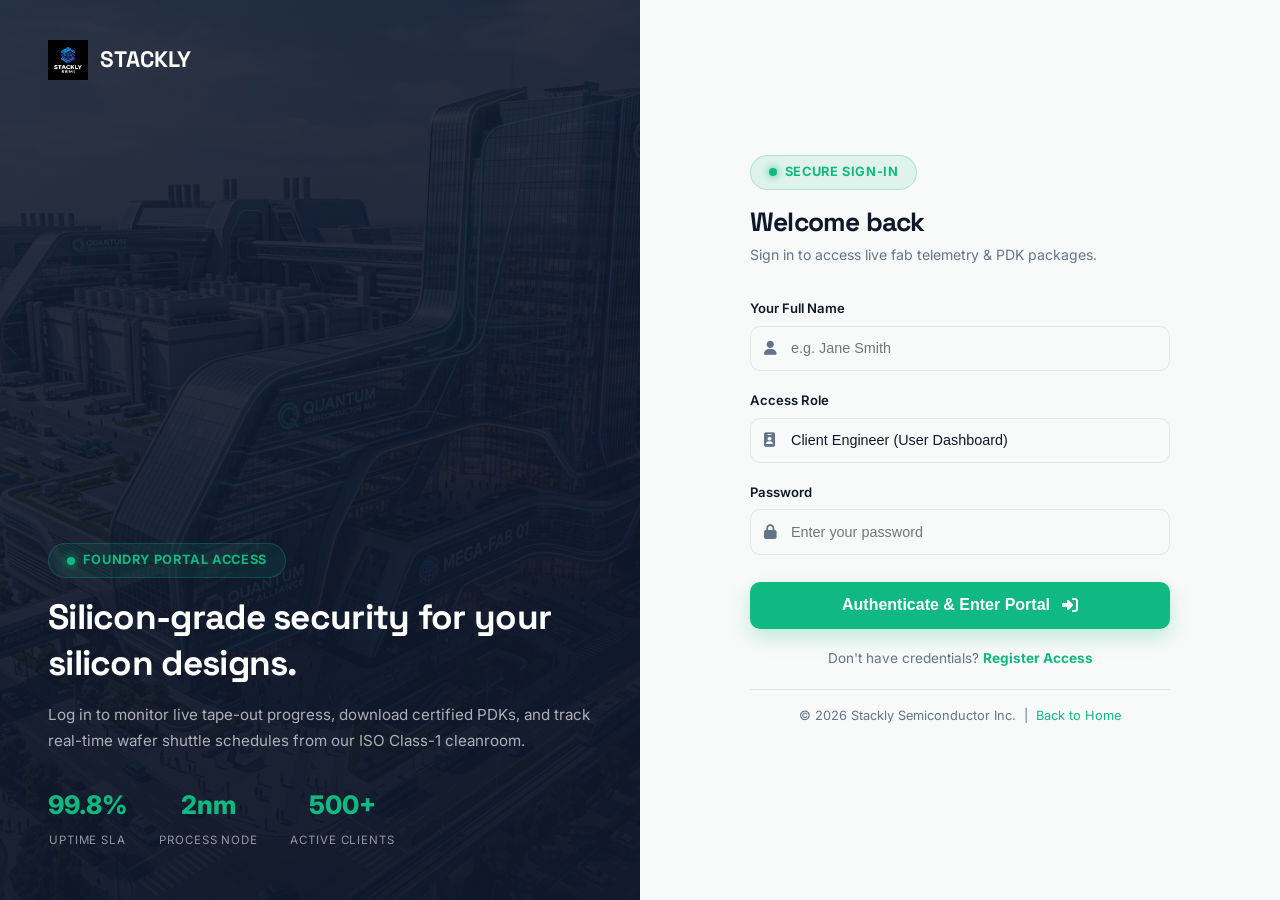
<file: login.html>
<!DOCTYPE html>
<html lang="en">
<head>
    <meta charset="UTF-8">
    <meta name="viewport" content="width=device-width, initial-scale=1.0">
    <title>Portal Sign In — Stackly</title>
    <meta name="description" content="Sign in to the Stackly Foundry Portal to access live fab telemetry, PDK packages and wafer shuttle status.">
    <link rel="stylesheet" href="https://cdnjs.cloudflare.com/ajax/libs/font-awesome/6.7.2/css/all.min.css">
    <link rel="stylesheet" href="./css/style.css">
    <style>
        *, *::before, *::after { box-sizing: border-box; }
        html, body { height: 100%; margin: 0; overflow-x: hidden; }

        .auth-layout {
            display: grid;
            grid-template-columns: 1fr 1fr;
            min-height: 100vh;
        }

        /* ── Left Brand Panel ── */
        .auth-brand {
            position: relative;
            overflow: hidden;
            background: var(--dark-slate);
            display: flex;
            flex-direction: column;
            justify-content: flex-end;
            padding: 3rem;
        }
        .auth-brand-bg {
            position: absolute;
            inset: 0;
            width: 100%;
            height: 100%;
            object-fit: cover;
            opacity: 0.35;
        }
        .auth-brand-overlay {
            position: absolute;
            inset: 0;
            background: linear-gradient(160deg, rgba(15,23,42,0.6) 0%, rgba(15,23,42,0.92) 100%);
        }
        .auth-brand-content { position: relative; z-index: 2; }
        .auth-brand-logo {
            display: flex;
            align-items: center;
            gap: 0.75rem;
            margin-bottom: auto;
            padding-bottom: 2rem;
            position: absolute;
            top: 2.5rem;
            left: 3rem;
        }
        .auth-brand-logo img { width: 40px; height: 40px; }
        .auth-brand-logo span { font-family: 'Space Grotesk', sans-serif; font-size: 1.4rem; font-weight: 800; color: #FFF; }
        .auth-brand h2 { font-size: clamp(1.5rem, 3vw, 2.2rem); color: #FFF; margin-bottom: 1rem; line-height: 1.3; }
        .auth-brand p { font-size: 0.95rem; color: rgba(255,255,255,0.65); line-height: 1.7; margin-bottom: 2rem; }
        .auth-brand-stats { display: flex; gap: 2rem; flex-wrap: wrap; }
        .auth-stat { text-align: center; }
        .auth-stat-val { font-size: 1.6rem; font-weight: 800; color: var(--accent); display: block; }
        .auth-stat-label { font-size: 0.72rem; color: rgba(255,255,255,0.55); text-transform: uppercase; letter-spacing: 0.08em; }

        /* ── Right Form Panel ── */
        .auth-form-panel {
            display: flex;
            align-items: center;
            justify-content: center;
            background: var(--bg);
            padding: 2.5rem 2rem;
            overflow-y: auto;
        }
        .auth-form-box {
            width: 100%;
            max-width: 420px;
        }
        .auth-form-header { margin-bottom: 2rem; }
        .auth-form-header h1 { font-size: 1.65rem; margin: 0.5rem 0 0.3rem; }
        .auth-form-header p { font-size: 0.88rem; color: var(--muted-text); margin: 0; }

        .auth-field { margin-bottom: 1.2rem; }
        .auth-field label {
            display: block;
            font-size: 0.82rem;
            font-weight: 600;
            color: var(--dark-text);
            margin-bottom: 0.4rem;
        }
        .auth-input-wrap { position: relative; }
        .auth-input-wrap i {
            position: absolute;
            left: 0.9rem;
            top: 50%;
            transform: translateY(-50%);
            color: var(--muted-text);
            font-size: 0.9rem;
            pointer-events: none;
        }
        .auth-input-wrap input,
        .auth-input-wrap select {
            width: 100%;
            padding: 0.85rem 0.9rem 0.85rem 2.5rem;
            border-radius: 10px;
            border: 1.5px solid var(--glass-border);
            background: var(--bg);
            color: var(--dark-text);
            font-size: 0.9rem;
            outline: none;
            transition: border-color 0.25s;
            appearance: none;
            -webkit-appearance: none;
        }
        .auth-input-wrap input:focus,
        .auth-input-wrap select:focus { border-color: var(--accent); box-shadow: 0 0 0 3px rgba(16,185,129,0.12); }

        .auth-submit {
            width: 100%;
            padding: 0.9rem;
            font-size: 1rem;
            border-radius: 10px;
            margin-top: 0.5rem;
        }
        .auth-footer-link { text-align: center; margin-top: 1.2rem; font-size: 0.85rem; color: var(--muted-text); }
        .auth-footer-link a { color: var(--accent); font-weight: 700; }
        .auth-divider { text-align: center; margin: 1.2rem 0; font-size: 0.8rem; color: var(--muted-text); border-top: 1px solid var(--glass-border); padding-top: 1rem; }
        .auth-divider a { color: var(--accent); }

        /* ── Mobile: Stack vertically ── */
        @media (max-width: 768px) {
            .auth-layout { grid-template-columns: 1fr; }
            .auth-brand { display: none; } /* Hide image panel on mobile */
            .auth-form-panel { padding: 2rem 1.2rem; min-height: 100vh; align-items: flex-start; padding-top: 3rem; }
            .auth-form-box { max-width: 100%; }
            .auth-mobile-logo {
                display: flex !important;
                align-items: center;
                gap: 0.7rem;
                margin-bottom: 2rem;
                justify-content: center;
            }
            .auth-mobile-logo img { width: 36px; height: 36px; }
            .auth-mobile-logo span { font-family: 'Space Grotesk', sans-serif; font-size: 1.3rem; font-weight: 800; color: var(--dark-text); }
        }
        .auth-mobile-logo { display: none; }
    </style>
</head>
<body>
    <!-- RADAR LOADER -->
    <div id="loader" style="opacity: 0; visibility: hidden;">
        <div class="loader-container">
            <div class="radar">
                <span class="ring ring1"></span>
                <span class="ring ring2"></span>
                <div class="core"><img src="./images/stackly_logo.webp" alt="Stackly Logo"></div>
                <div class="scanner"></div>
            </div>
            <h2>STACKLY</h2>
            <p style="font-size:0.8rem; color:var(--muted-text); margin-top:0.3rem;" id="loading-status">AUTHENTICATING USER CREDENTIALS...</p>
            <div class="progress"><div class="progress-bar"><span id="progress-fill"></span></div></div>
            <strong id="progress-value" style="font-size:0.85rem; color:var(--accent); display:inline-block; margin-top:0.5rem;">0%</strong>
        </div>
    </div>

    <div class="auth-layout">
        <!-- LEFT: Brand Image Panel -->
        <div class="auth-brand">
            <img src="./images/about_hq_facility.webp" alt="Stackly Fab Facility" class="auth-brand-bg">
            <div class="auth-brand-overlay"></div>
            <a href="./index.html" class="auth-brand-logo">
                <img src="./images/stackly_logo.webp" alt="Stackly Logo">
                <span>STACKLY</span>
            </a>
            <div class="auth-brand-content">
                <div class="hero-badge" style="display:inline-flex; margin-bottom:1rem;"><span></span> Foundry Portal Access</div>
                <h2>Silicon-grade security for your silicon designs.</h2>
                <p>Log in to monitor live tape-out progress, download certified PDKs, and track real-time wafer shuttle schedules from our ISO Class-1 cleanroom.</p>
                <div class="auth-brand-stats">
                    <div class="auth-stat">
                        <span class="auth-stat-val">99.8%</span>
                        <span class="auth-stat-label">Uptime SLA</span>
                    </div>
                    <div class="auth-stat">
                        <span class="auth-stat-val">2nm</span>
                        <span class="auth-stat-label">Process Node</span>
                    </div>
                    <div class="auth-stat">
                        <span class="auth-stat-val">500+</span>
                        <span class="auth-stat-label">Active Clients</span>
                    </div>
                </div>
            </div>
        </div>

        <!-- RIGHT: Form Panel -->
        <div class="auth-form-panel">
            <div class="auth-form-box">
                <!-- Mobile Logo (only visible on mobile) -->
                <div class="auth-mobile-logo">
                    <img src="./images/stackly_logo.webp" alt="Stackly Logo">
                    <span>STACKLY</span>
                </div>

                <div class="auth-form-header">
                    <div class="hero-badge" style="display:inline-flex; margin-bottom:0.6rem;"><span></span> Secure Sign-In</div>
                    <h1>Welcome back</h1>
                    <p>Sign in to access live fab telemetry &amp; PDK packages.</p>
                </div>

                <form id="loginForm">
                    <div class="auth-field">
                        <label for="username">Your Full Name</label>
                        <div class="auth-input-wrap">
                            <i class="fa-solid fa-user"></i>
                            <input type="text" id="username" placeholder="e.g. Jane Smith" required>
                        </div>
                    </div>

                    <div class="auth-field">
                        <label for="userRole">Access Role</label>
                        <div class="auth-input-wrap">
                            <i class="fa-solid fa-id-badge"></i>
                            <select id="userRole">
                                <option value="user">Client Engineer (User Dashboard)</option>
                                <option value="admin">Foundry Administrator (Admin Dashboard)</option>
                            </select>
                        </div>
                    </div>

                    <div class="auth-field">
                        <label for="loginPassword">Password</label>
                        <div class="auth-input-wrap">
                            <i class="fa-solid fa-lock"></i>
                            <input type="password" id="loginPassword" placeholder="Enter your password" required>
                        </div>
                    </div>

                    <button type="submit" class="btn btn-primary auth-submit">
                        Authenticate &amp; Enter Portal <i class="fa-solid fa-right-to-bracket"></i>
                    </button>
                </form>

                <div class="auth-footer-link">
                    Don't have credentials? <a href="./register.html">Register Access</a>
                </div>
                <div class="auth-divider">
                    &copy; 2026 Stackly Semiconductor Inc. &nbsp;|&nbsp; <a href="./index.html">Back to Home</a>
                </div>
            </div>
        </div>
    </div>

    <script src="./js/script.js?v=5"></script>
</body>
</html>
</file>
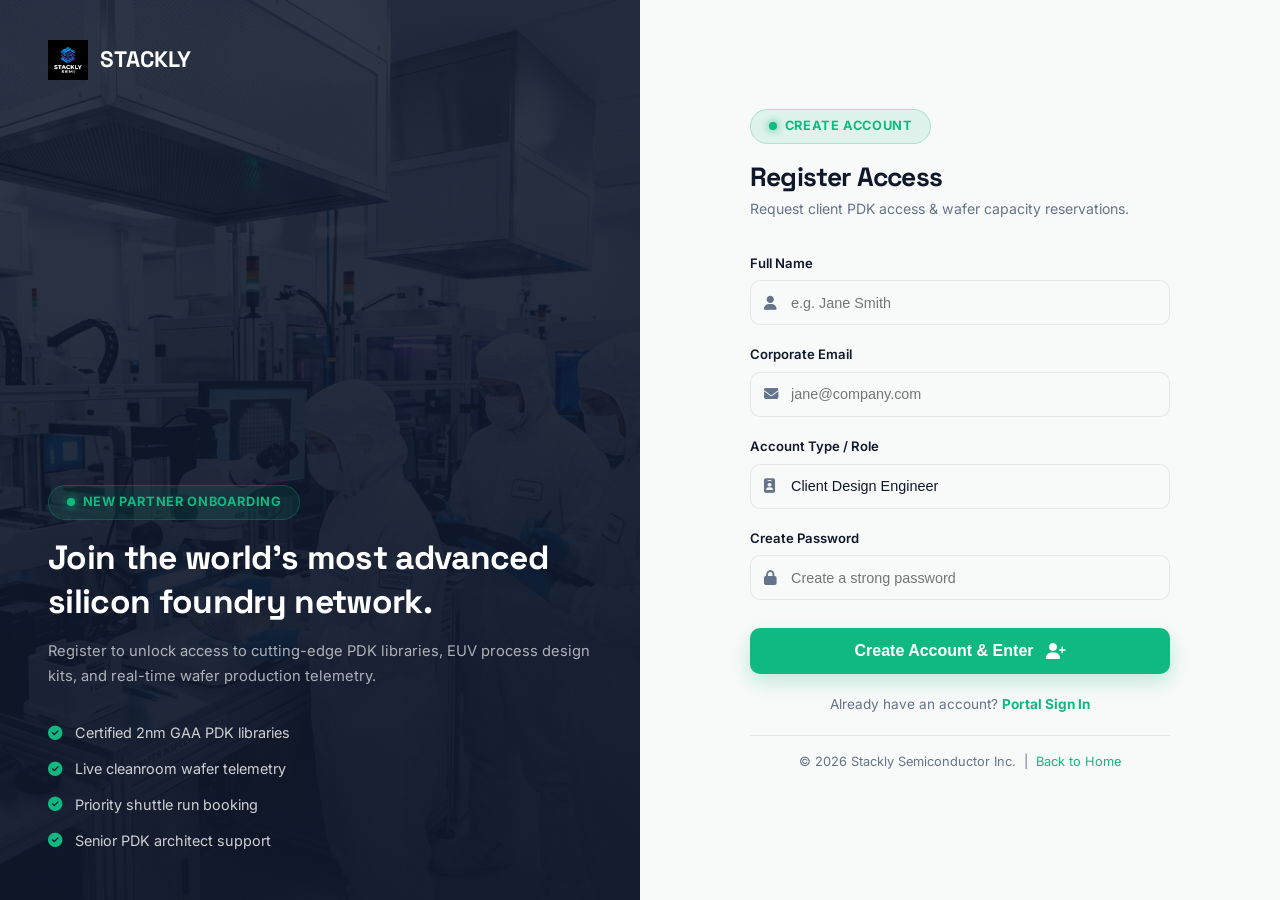
<file: register.html>
<!DOCTYPE html>
<html lang="en">
<head>
    <meta charset="UTF-8">
    <meta name="viewport" content="width=device-width, initial-scale=1.0">
    <title>Register Access — Stackly</title>
    <meta name="description" content="Create a Stackly Foundry account to request client PDK access and wafer capacity reservations.">
    <link rel="stylesheet" href="https://cdnjs.cloudflare.com/ajax/libs/font-awesome/6.7.2/css/all.min.css">
    <link rel="stylesheet" href="./css/style.css">
    <style>
        *, *::before, *::after { box-sizing: border-box; }
        html, body { height: 100%; margin: 0; overflow-x: hidden; }

        .auth-layout {
            display: grid;
            grid-template-columns: 1fr 1fr;
            min-height: 100vh;
        }

        /* ── Left Brand Panel ── */
        .auth-brand {
            position: relative;
            overflow: hidden;
            background: var(--dark-slate);
            display: flex;
            flex-direction: column;
            justify-content: flex-end;
            padding: 3rem;
        }
        .auth-brand-bg {
            position: absolute;
            inset: 0;
            width: 100%;
            height: 100%;
            object-fit: cover;
            opacity: 0.35;
        }
        .auth-brand-overlay {
            position: absolute;
            inset: 0;
            background: linear-gradient(160deg, rgba(15,23,42,0.55) 0%, rgba(15,23,42,0.92) 100%);
        }
        .auth-brand-content { position: relative; z-index: 2; }
        .auth-brand-logo {
            display: flex;
            align-items: center;
            gap: 0.75rem;
            position: absolute;
            top: 2.5rem;
            left: 3rem;
            z-index: 3;
        }
        .auth-brand-logo img { width: 40px; height: 40px; }
        .auth-brand-logo span { font-family: 'Space Grotesk', sans-serif; font-size: 1.4rem; font-weight: 800; color: #FFF; }
        .auth-brand h2 { font-size: clamp(1.5rem, 3vw, 2.1rem); color: #FFF; margin-bottom: 1rem; line-height: 1.3; }
        .auth-brand p { font-size: 0.92rem; color: rgba(255,255,255,0.65); line-height: 1.7; margin-bottom: 2rem; }
        .auth-checklist { display: flex; flex-direction: column; gap: 0.8rem; }
        .auth-check-item { display: flex; align-items: center; gap: 0.8rem; color: rgba(255,255,255,0.8); font-size: 0.9rem; }
        .auth-check-item i { color: var(--accent); flex-shrink: 0; }

        /* ── Right Form Panel ── */
        .auth-form-panel {
            display: flex;
            align-items: center;
            justify-content: center;
            background: var(--bg);
            padding: 2.5rem 2rem;
            overflow-y: auto;
        }
        .auth-form-box { width: 100%; max-width: 420px; }
        .auth-form-header { margin-bottom: 2rem; }
        .auth-form-header h1 { font-size: 1.65rem; margin: 0.5rem 0 0.3rem; }
        .auth-form-header p { font-size: 0.88rem; color: var(--muted-text); margin: 0; }

        .auth-field { margin-bottom: 1.2rem; }
        .auth-field label { display: block; font-size: 0.82rem; font-weight: 600; color: var(--dark-text); margin-bottom: 0.4rem; }
        .auth-input-wrap { position: relative; }
        .auth-input-wrap i {
            position: absolute;
            left: 0.9rem;
            top: 50%;
            transform: translateY(-50%);
            color: var(--muted-text);
            font-size: 0.9rem;
            pointer-events: none;
        }
        .auth-input-wrap input,
        .auth-input-wrap select {
            width: 100%;
            padding: 0.85rem 0.9rem 0.85rem 2.5rem;
            border-radius: 10px;
            border: 1.5px solid var(--glass-border);
            background: var(--bg);
            color: var(--dark-text);
            font-size: 0.9rem;
            outline: none;
            transition: border-color 0.25s;
            appearance: none;
            -webkit-appearance: none;
        }
        .auth-input-wrap input:focus,
        .auth-input-wrap select:focus { border-color: var(--accent); box-shadow: 0 0 0 3px rgba(16,185,129,0.12); }

        .auth-submit { width: 100%; padding: 0.9rem; font-size: 1rem; border-radius: 10px; margin-top: 0.5rem; }
        .auth-footer-link { text-align: center; margin-top: 1.2rem; font-size: 0.85rem; color: var(--muted-text); }
        .auth-footer-link a { color: var(--accent); font-weight: 700; }
        .auth-divider { text-align: center; margin: 1.2rem 0; font-size: 0.8rem; color: var(--muted-text); border-top: 1px solid var(--glass-border); padding-top: 1rem; }
        .auth-divider a { color: var(--accent); }

        /* ── Mobile ── */
        @media (max-width: 768px) {
            .auth-layout { grid-template-columns: 1fr; }
            .auth-brand { display: none; }
            .auth-form-panel { padding: 2rem 1.2rem; min-height: 100vh; align-items: flex-start; padding-top: 3rem; }
            .auth-form-box { max-width: 100%; }
            .auth-mobile-logo { display: flex !important; align-items: center; gap: 0.7rem; margin-bottom: 2rem; justify-content: center; }
            .auth-mobile-logo img { width: 36px; height: 36px; }
            .auth-mobile-logo span { font-family: 'Space Grotesk', sans-serif; font-size: 1.3rem; font-weight: 800; color: var(--dark-text); }
        }
        .auth-mobile-logo { display: none; }
    </style>
</head>
<body>
    <!-- RADAR LOADER -->
    <div id="loader" style="opacity: 0; visibility: hidden;">
        <div class="loader-container">
            <div class="radar">
                <span class="ring ring1"></span>
                <span class="ring ring2"></span>
                <div class="core"><img src="./images/stackly_logo.webp" alt="Stackly Logo"></div>
                <div class="scanner"></div>
            </div>
            <h2>STACKLY</h2>
            <p style="font-size:0.8rem; color:var(--muted-text); margin-top:0.3rem;" id="loading-status">INITIALIZING REGISTRATION BUS...</p>
            <div class="progress"><div class="progress-bar"><span id="progress-fill"></span></div></div>
            <strong id="progress-value" style="font-size:0.85rem; color:var(--accent); display:inline-block; margin-top:0.5rem;">0%</strong>
        </div>
    </div>

    <div class="auth-layout">
        <!-- LEFT: Brand Image Panel -->
        <div class="auth-brand">
            <img src="./images/cleanroom.webp" alt="Stackly Cleanroom" class="auth-brand-bg">
            <div class="auth-brand-overlay"></div>
            <a href="./index.html" class="auth-brand-logo">
                <img src="./images/stackly_logo.webp" alt="Stackly Logo">
                <span>STACKLY</span>
            </a>
            <div class="auth-brand-content">
                <div class="hero-badge" style="display:inline-flex; margin-bottom:1rem;"><span></span> New Partner Onboarding</div>
                <h2>Join the world's most advanced silicon foundry network.</h2>
                <p>Register to unlock access to cutting-edge PDK libraries, EUV process design kits, and real-time wafer production telemetry.</p>
                <div class="auth-checklist">
                    <div class="auth-check-item"><i class="fa-solid fa-circle-check"></i> Certified 2nm GAA PDK libraries</div>
                    <div class="auth-check-item"><i class="fa-solid fa-circle-check"></i> Live cleanroom wafer telemetry</div>
                    <div class="auth-check-item"><i class="fa-solid fa-circle-check"></i> Priority shuttle run booking</div>
                    <div class="auth-check-item"><i class="fa-solid fa-circle-check"></i> Senior PDK architect support</div>
                </div>
            </div>
        </div>

        <!-- RIGHT: Form Panel -->
        <div class="auth-form-panel">
            <div class="auth-form-box">
                <!-- Mobile Logo -->
                <div class="auth-mobile-logo">
                    <img src="./images/stackly_logo.webp" alt="Stackly Logo">
                    <span>STACKLY</span>
                </div>

                <div class="auth-form-header">
                    <div class="hero-badge" style="display:inline-flex; margin-bottom:0.6rem;"><span></span> Create Account</div>
                    <h1>Register Access</h1>
                    <p>Request client PDK access &amp; wafer capacity reservations.</p>
                </div>

                <form id="registerForm">
                    <div class="auth-field">
                        <label for="regName">Full Name</label>
                        <div class="auth-input-wrap">
                            <i class="fa-solid fa-user"></i>
                            <input type="text" id="regName" placeholder="e.g. Jane Smith" required>
                        </div>
                    </div>

                    <div class="auth-field">
                        <label for="regEmail">Corporate Email</label>
                        <div class="auth-input-wrap">
                            <i class="fa-solid fa-envelope"></i>
                            <input type="email" id="regEmail" placeholder="jane@company.com" required>
                        </div>
                    </div>

                    <div class="auth-field">
                        <label for="regRole">Account Type / Role</label>
                        <div class="auth-input-wrap">
                            <i class="fa-solid fa-id-badge"></i>
                            <select id="regRole">
                                <option value="user">Client Design Engineer</option>
                                <option value="admin">Foundry Administrator</option>
                            </select>
                        </div>
                    </div>

                    <div class="auth-field">
                        <label for="regPassword">Create Password</label>
                        <div class="auth-input-wrap">
                            <i class="fa-solid fa-lock"></i>
                            <input type="password" id="regPassword" placeholder="Create a strong password" required>
                        </div>
                    </div>

                    <button type="submit" class="btn btn-primary auth-submit">
                        Create Account &amp; Enter <i class="fa-solid fa-user-plus"></i>
                    </button>
                </form>

                <div class="auth-footer-link">
                    Already have an account? <a href="./login.html">Portal Sign In</a>
                </div>
                <div class="auth-divider">
                    &copy; 2026 Stackly Semiconductor Inc. &nbsp;|&nbsp; <a href="./index.html">Back to Home</a>
                </div>
            </div>
        </div>
    </div>

    <script src="./js/script.js?v=6"></script>
</body>
</html>
</file>
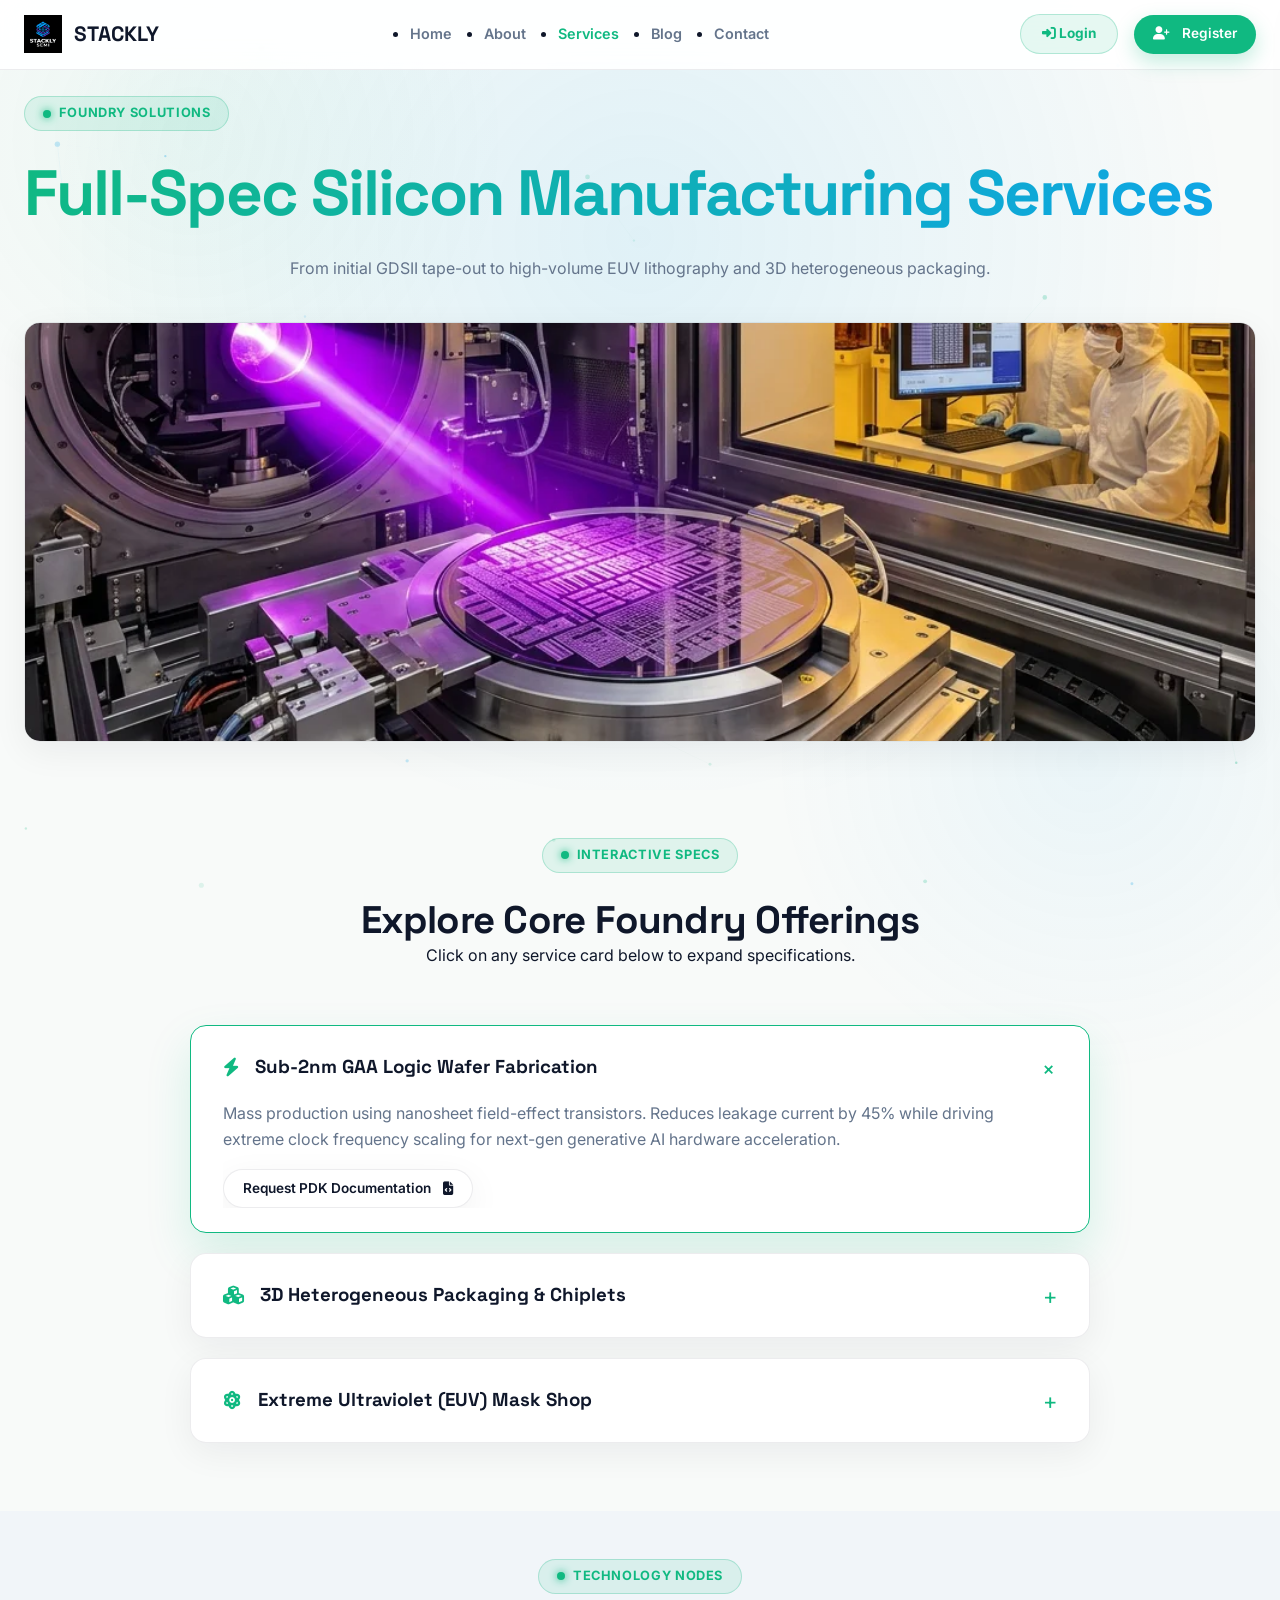
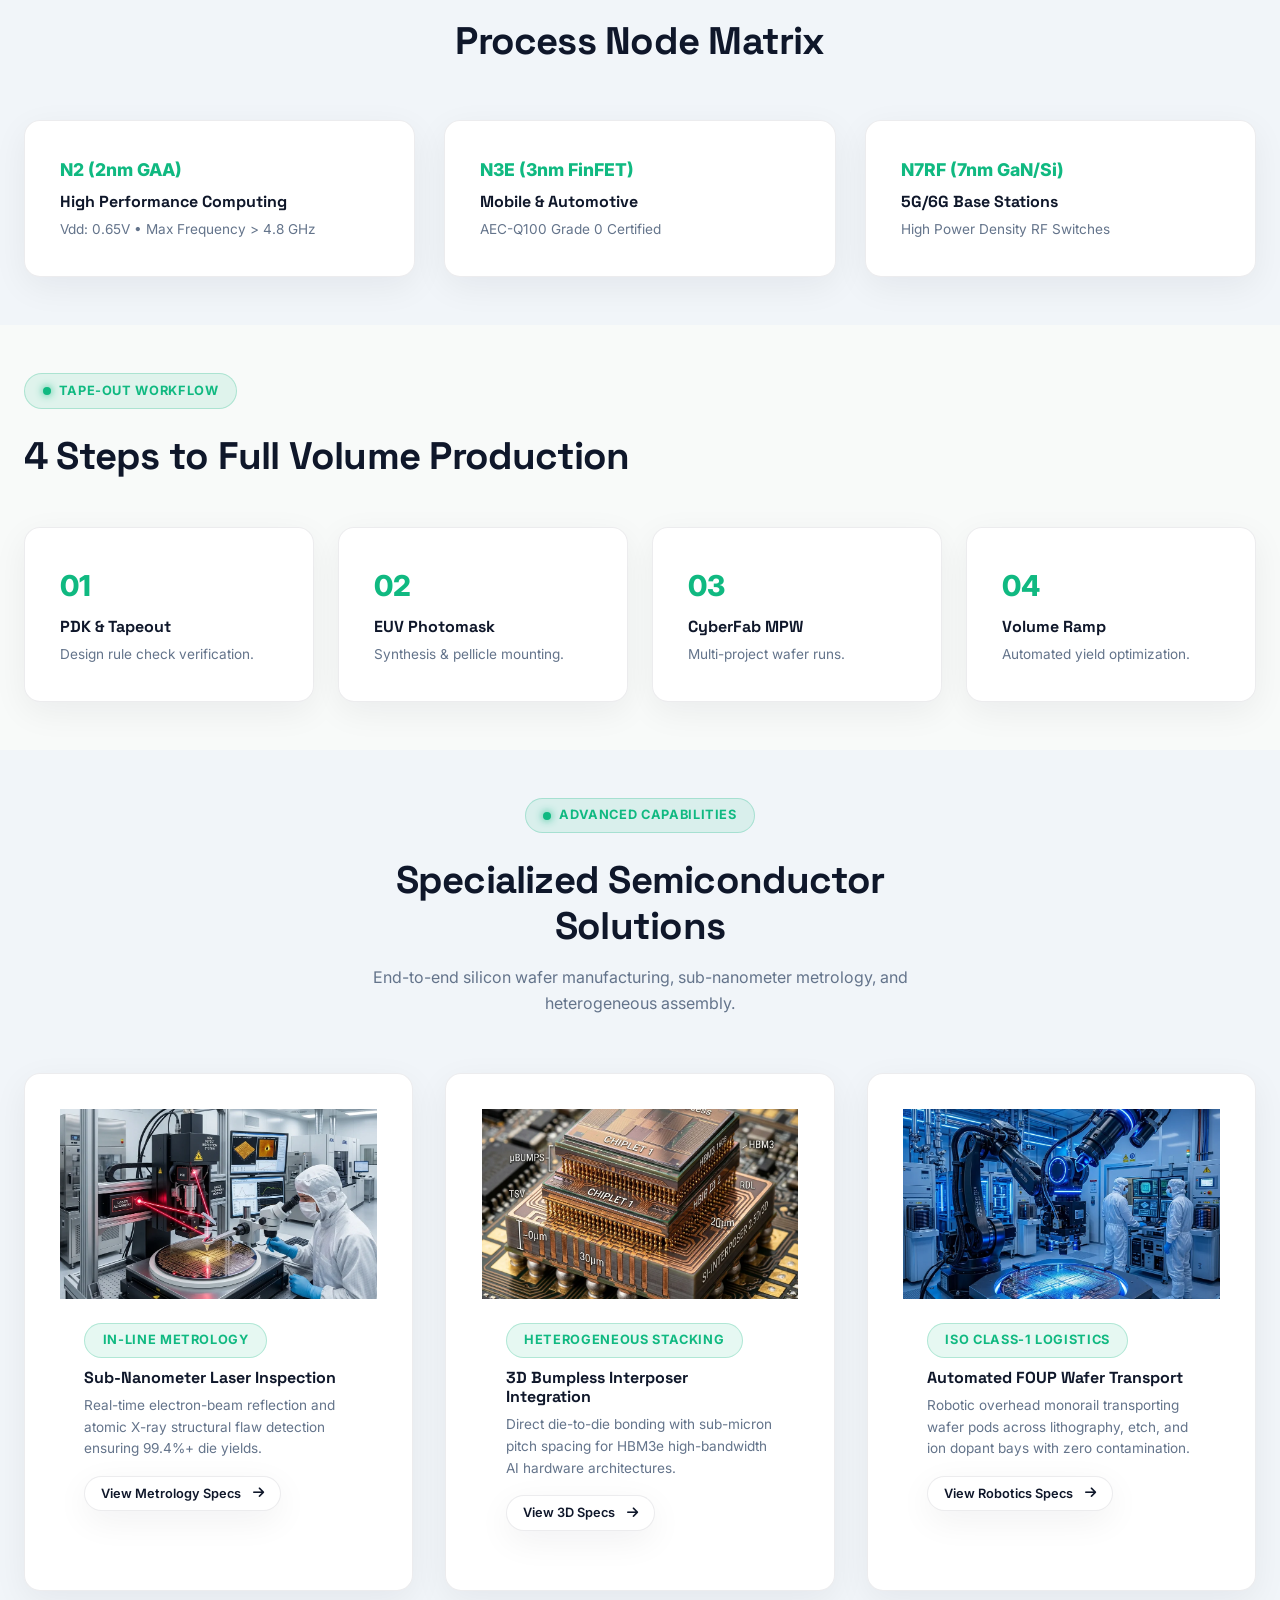
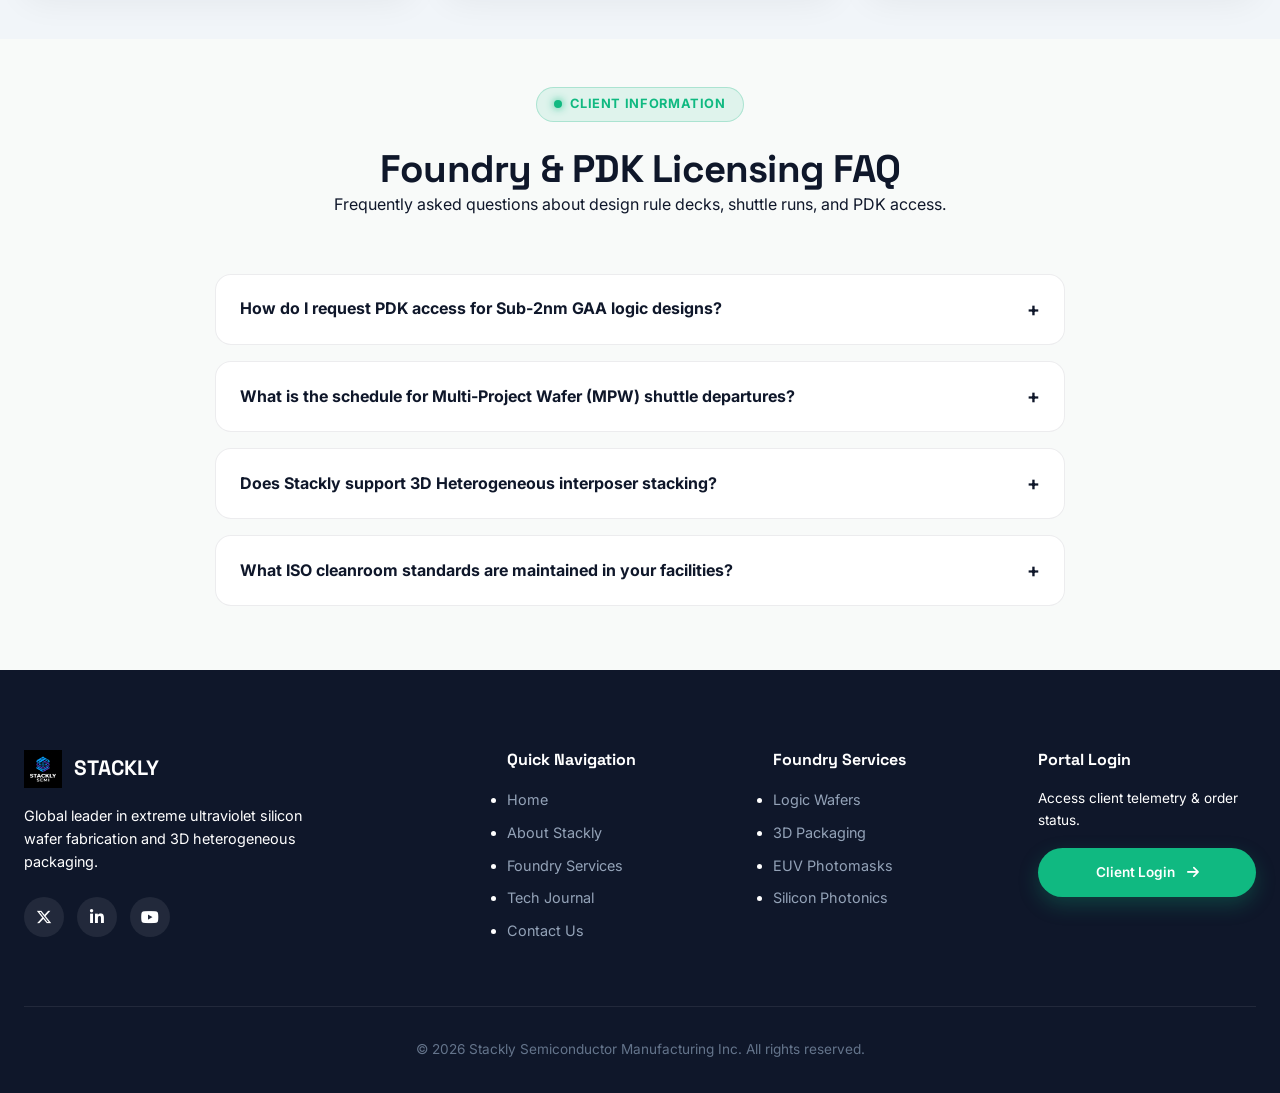
<file: services.html>
<!DOCTYPE html>
<html lang="en">
<head>
    <meta charset="UTF-8">
    <meta name="viewport" content="width=device-width, initial-scale=1.0">
    <title>Services & Solutions — Stackly</title>
    <link rel="stylesheet" href="https://cdnjs.cloudflare.com/ajax/libs/font-awesome/6.7.2/css/all.min.css">
    <link rel="stylesheet" href="./css/style.css">
    <link href="https://unpkg.com/aos@2.3.1/dist/aos.css" rel="stylesheet">
</head>
<body>
    <!-- RADAR SCANNER PAGE LOADER -->
    <div id="loader">
        <div class="loader-container">
            <div class="radar">
                <span class="ring ring1"></span>
                <span class="ring ring2"></span>
                <div class="core"><img src="./images/stackly_logo.webp" alt="Stackly Logo"></div>
                <div class="scanner"></div>
            </div>
            <h2>STACKLY</h2>
            <p style="font-size:0.8rem; color:var(--muted-text); margin-top:0.3rem;" id="loading-status">INITIALIZING FOUNDRY SERVICES...</p>
            <div class="progress"><div class="progress-bar"><span id="progress-fill"></span></div></div>
            <strong id="progress-value" style="font-size:0.85rem; color:var(--accent); display:inline-block; margin-top:0.5rem;">0%</strong>
        </div>
        <script>
            (function() {
                var count = 0;
                var interval = setInterval(function() {
                    count += 2;
                    if (count > 100) count = 100;
                    var fill = document.getElementById('progress-fill');
                    var val = document.getElementById('progress-value');
                    var status = document.getElementById('loading-status');
                    if (fill) fill.style.width = count + '%';
                    if (val) val.innerText = count + '%';
                    if (count > 30 && count < 60 && status) status.innerText = "LOADING PROCESS DECKS...";
                    if (count >= 60 && count < 90 && status) status.innerText = "CALIBRATING METROLOGY...";
                    if (count >= 90 && status) status.innerText = "SERVICES READY!";
                    if (count >= 100) {
                        clearInterval(interval);
                        var loader = document.getElementById('loader');
                        if (loader) {
                            setTimeout(function() {
                                loader.classList.add('fade-out');
                                setTimeout(function() { loader.style.display = 'none'; }, 500);
                            }, 150);
                        }
                    }
                }, 14);
            })();
        </script>
    </div>

    <!-- HEADER -->
    <header>
        <nav class="navbar">
            <div class="container">
                <a href="./index.html" class="logo">
                    <img src="./images/stackly_logo.webp" alt="Stackly Logo">
                    <span class="logo-text">STACKLY</span>
                </a>
                <ul class="nav-links">
                    <li><a href="./index.html">Home</a></li>
                    <li><a href="./about.html">About</a></li>
                    <li><a href="./services.html" class="active">Services</a></li>
                    <li><a href="./blog.html">Blog</a></li>
                    <li><a href="./contact.html">Contact</a></li>
                </ul>
                <div class="nav-right">
                    <a href="./login.html" class="login-btn"><i class="fa-solid fa-right-to-bracket"></i> Login</a>
                    <a href="./register.html" class="btn btn-primary" style="font-size:0.85rem; padding:0.55rem 1.2rem; text-decoration:none;"><i class="fa-solid fa-user-plus"></i> Register</a>
                    <button class="menu-toggle" aria-label="Open Menu"><span></span><span></span><span></span></button>
                </div>
            </div>
        </nav>
    </header>

    <!-- MOBILE MENU OVERLAY & DRAWER -->
    <div class="mobile-overlay"></div>
    <aside class="mobile-menu">
        <ul>
            <li><a href="./index.html"><i class="fa-solid fa-house"></i> <span>Home</span></a></li>
            <li><a href="./about.html"><i class="fa-solid fa-building-circle-check"></i> <span>About</span></a></li>
            <li><a href="./services.html"><i class="fa-solid fa-bolt"></i> <span>Services</span></a></li>
            <li><a href="./blog.html"><i class="fa-solid fa-newspaper"></i> <span>Blog</span></a></li>
            <li><a href="./contact.html"><i class="fa-solid fa-headset"></i> <span>Contact</span></a></li>
            <li class="menu-divider"></li>
            <li><a href="./login.html" class="drawer-login"><i class="fa-solid fa-arrow-right-to-bracket"></i> <span>Login</span></a></li>
            <li><a href="./register.html" class="drawer-register"><i class="fa-solid fa-user-plus"></i> <span>Register</span></a></li>
        </ul>
    </aside>

    <!-- SECTION 1: HERO -->
    <section class="section" style="padding-top: 6rem; background: radial-gradient(circle at 50% 30%, rgba(14,165,233,0.1), transparent 70%);">
        <div class="container text-center" data-aos="fade-up">
            <div class="hero-badge pulse-glow"><span></span> Foundry Solutions</div>
            <h1 class="gradient-text">Full-Spec Silicon Manufacturing Services</h1>
            <p style="max-width: 700px; margin: 1.5rem auto; color:var(--muted-text);">From initial GDSII tape-out to high-volume EUV lithography and 3D heterogeneous packaging.</p>
        </div>
        <div class="container" style="margin-top:2.5rem;" data-aos="zoom-in" class="hover-zoom-container float-anim">
            <img src="./images/services_hero_euv.webp" alt="EUV Lithography Scanner" class="hover-zoom-img" style="border-radius:var(--radius); border:1px solid var(--glass-border); box-shadow:var(--shadow); max-height:420px; width:100%; object-fit:cover;">
        </div>
    </section>

    <!-- SECTION 2: EXPANDABLE CARDS CORE OFFERINGS -->
    <section class="section">
        <div class="container" style="max-width: 900px;">
            <div class="section-head text-center" data-aos="fade-up">
                <div class="hero-badge"><span></span> Interactive Specs</div>
                <h2>Explore Core Foundry Offerings</h2>
                <p>Click on any service card below to expand specifications.</p>
            </div>

            <div class="expandable-card active" data-aos="fade-up">
                <div class="expandable-header">
                    <h3><i class="fa-solid fa-bolt"></i> Sub-2nm GAA Logic Wafer Fabrication</h3>
                    <span class="expandable-icon">+</span>
                </div>
                <div class="expandable-content">
                    <p style="color:var(--muted-text);">Mass production using nanosheet field-effect transistors. Reduces leakage current by 45% while driving extreme clock frequency scaling for next-gen generative AI hardware acceleration.</p>
                    <a href="#" data-redirect="404" class="btn btn-outline btn-404" style="margin-top: 1rem; font-size:0.85rem; padding:0.5rem 1.2rem;">Request PDK Documentation <i class="fa-solid fa-file-code"></i></a>
                </div>
            </div>

            <div class="expandable-card" data-aos="fade-up" data-aos-delay="100">
                <div class="expandable-header">
                    <h3><i class="fa-solid fa-cubes"></i> 3D Heterogeneous Packaging & Chiplets</h3>
                    <span class="expandable-icon">+</span>
                </div>
                <div class="expandable-content">
                    <p style="color:var(--muted-text);">Stackly 3D-Bumpless interposer technology allows ultra-high density die-to-die interconnects with sub-micron pitch spacing for HBM3e memory integration.</p>
                    <a href="#" data-redirect="404" class="btn btn-outline btn-404" style="margin-top: 1rem; font-size:0.85rem; padding:0.5rem 1.2rem;">Learn More &rarr;</a>
                </div>
            </div>

            <div class="expandable-card" data-aos="fade-up" data-aos-delay="200">
                <div class="expandable-header">
                    <h3><i class="fa-solid fa-atom"></i> Extreme Ultraviolet (EUV) Mask Shop</h3>
                    <span class="expandable-icon">+</span>
                </div>
                <div class="expandable-content">
                    <p style="color:var(--muted-text);">In-house photomask synthesis utilizing reflective multi-layer Mo/Si coatings and electron-beam direct write mask inspection system.</p>
                    <a href="#" data-redirect="404" class="btn btn-outline btn-404" style="margin-top: 1rem; font-size:0.85rem; padding:0.5rem 1.2rem;">Learn More &rarr;</a>
                </div>
            </div>
        </div>
    </section>

    <!-- SECTION 3: FLOATING CAPABILITY MATRIX -->
    <section class="section" style="background: var(--bg-secondary);">
        <div class="container">
            <div class="section-head text-center" data-aos="fade-up">
                <div class="hero-badge"><span></span> Technology Nodes</div>
                <h2>Process Node Matrix</h2>
            </div>
            <div style="display: grid; grid-template-columns: repeat(auto-fit, minmax(260px, 1fr)); gap: 1.8rem;">
                <div class="bento-card spotlight-card" data-aos="zoom-in">
                    <span style="color:var(--accent); font-weight:800; font-size:1.1rem;">N2 (2nm GAA)</span>
                    <h4 style="margin-top:0.5rem;">High Performance Computing</h4>
                    <p style="font-size:0.85rem; margin-top:0.5rem; color:var(--muted-text);">Vdd: 0.65V • Max Frequency &gt; 4.8 GHz</p>
                </div>
                <div class="bento-card spotlight-card" data-aos="zoom-in" data-aos-delay="100">
                    <span style="color:var(--accent); font-weight:800; font-size:1.1rem;">N3E (3nm FinFET)</span>
                    <h4 style="margin-top:0.5rem;">Mobile & Automotive</h4>
                    <p style="font-size:0.85rem; margin-top:0.5rem; color:var(--muted-text);">AEC-Q100 Grade 0 Certified</p>
                </div>
                <div class="bento-card spotlight-card" data-aos="zoom-in" data-aos-delay="200">
                    <span style="color:var(--accent); font-weight:800; font-size:1.1rem;">N7RF (7nm GaN/Si)</span>
                    <h4 style="margin-top:0.5rem;">5G/6G Base Stations</h4>
                    <p style="font-size:0.85rem; margin-top:0.5rem; color:var(--muted-text);">High Power Density RF Switches</p>
                </div>
            </div>
        </div>
    </section>

    <!-- SECTION 4: PROCESS WORKFLOW -->
    <section class="section">
        <div class="container text-center" data-aos="fade-up">
            <div class="hero-badge"><span></span> Tape-Out Workflow</div>
            <h2>4 Steps to Full Volume Production</h2>
            <div style="display: grid; grid-template-columns: repeat(auto-fit, minmax(200px, 1fr)); gap: 1.5rem; margin-top: 3rem;">
                <div class="bento-card">
                    <div style="font-size:1.8rem; color:var(--accent); font-weight:800;">01</div>
                    <h4 style="margin-top:0.5rem;">PDK & Tapeout</h4>
                    <p style="font-size:0.85rem; color:var(--muted-text); margin-top:0.5rem;">Design rule check verification.</p>
                </div>
                <div class="bento-card">
                    <div style="font-size:1.8rem; color:var(--accent); font-weight:800;">02</div>
                    <h4 style="margin-top:0.5rem;">EUV Photomask</h4>
                    <p style="font-size:0.85rem; color:var(--muted-text); margin-top:0.5rem;">Synthesis & pellicle mounting.</p>
                </div>
                <div class="bento-card">
                    <div style="font-size:1.8rem; color:var(--accent); font-weight:800;">03</div>
                    <h4 style="margin-top:0.5rem;">CyberFab MPW</h4>
                    <p style="font-size:0.85rem; color:var(--muted-text); margin-top:0.5rem;">Multi-project wafer runs.</p>
                </div>
                <div class="bento-card">
                    <div style="font-size:1.8rem; color:var(--accent); font-weight:800;">04</div>
                    <h4 style="margin-top:0.5rem;">Volume Ramp</h4>
                    <p style="font-size:0.85rem; color:var(--muted-text); margin-top:0.5rem;">Automated yield optimization.</p>
                </div>
            </div>
        </div>
    </section>

    <!-- SECTION 5: SPECIALIZED FOUNDRY OFFERINGS (CARDS WITH IMAGES) -->
    <section class="section" style="background:var(--bg-secondary);">
        <div class="container">
            <div class="section-head text-center" data-aos="fade-up">
                <div class="hero-badge pulse-glow"><span></span> Advanced Capabilities</div>
                <h2>Specialized Semiconductor Solutions</h2>
                <p style="max-width:700px; margin:1rem auto; color:var(--muted-text);">End-to-end silicon wafer manufacturing, sub-nanometer metrology, and heterogeneous assembly.</p>
            </div>

            <div style="display:grid; grid-template-columns:repeat(auto-fit, minmax(300px, 1fr)); gap:2rem;">
                <div class="bento-card spotlight-card hover-zoom-container" data-aos="zoom-in">
                    <img src="./images/services_cleanroom_inspection.webp" alt="Wafer Metrology" class="hover-zoom-img" style="height:190px;">
                    <div style="padding:1.5rem;">
                        <span class="hero-badge" style="margin-bottom:0.6rem;">In-Line Metrology</span>
                        <h4>Sub-Nanometer Laser Inspection</h4>
                        <p style="font-size:0.85rem; color:var(--muted-text); margin-top:0.5rem;">Real-time electron-beam reflection and atomic X-ray structural flaw detection ensuring 99.4%+ die yields.</p>
                        <a href="#" data-redirect="404" class="btn btn-outline btn-404" style="margin-top:1rem; font-size:0.8rem; padding:0.4rem 1rem;">View Metrology Specs <i class="fa-solid fa-arrow-right"></i></a>
                    </div>
                </div>

                <div class="bento-card spotlight-card hover-zoom-container" data-aos="zoom-in" data-aos-delay="100">
                    <img src="./images/services_chiplet_assembly.webp" alt="3D Packaging" class="hover-zoom-img" style="height:190px;">
                    <div style="padding:1.5rem;">
                        <span class="hero-badge" style="margin-bottom:0.6rem;">Heterogeneous Stacking</span>
                        <h4>3D Bumpless Interposer Integration</h4>
                        <p style="font-size:0.85rem; color:var(--muted-text); margin-top:0.5rem;">Direct die-to-die bonding with sub-micron pitch spacing for HBM3e high-bandwidth AI hardware architectures.</p>
                        <a href="#" data-redirect="404" class="btn btn-outline btn-404" style="margin-top:1rem; font-size:0.8rem; padding:0.4rem 1rem;">View 3D Specs <i class="fa-solid fa-arrow-right"></i></a>
                    </div>
                </div>

                <div class="bento-card spotlight-card hover-zoom-container" data-aos="zoom-in" data-aos-delay="200">
                    <img src="./images/cleanroom_robotics.webp" alt="Robotic Transport" class="hover-zoom-img" style="height:190px;">
                    <div style="padding:1.5rem;">
                        <span class="hero-badge" style="margin-bottom:0.6rem;">ISO Class-1 Logistics</span>
                        <h4>Automated FOUP Wafer Transport</h4>
                        <p style="font-size:0.85rem; color:var(--muted-text); margin-top:0.5rem;">Robotic overhead monorail transporting wafer pods across lithography, etch, and ion dopant bays with zero contamination.</p>
                        <a href="#" data-redirect="404" class="btn btn-outline btn-404" style="margin-top:1rem; font-size:0.8rem; padding:0.4rem 1rem;">View Robotics Specs <i class="fa-solid fa-arrow-right"></i></a>
                    </div>
                </div>
            </div>
        </div>
    </section>

    <!-- SECTION 6: INTERACTIVE SERVICES FAQ ACCORDION -->
    <section class="section">
        <div class="container" style="max-width:850px;">
            <div class="section-head text-center" data-aos="fade-up">
                <div class="hero-badge"><span></span> Client Information</div>
                <h2>Foundry & PDK Licensing FAQ</h2>
                <p>Frequently asked questions about design rule decks, shuttle runs, and PDK access.</p>
            </div>

            <div style="margin-top:2rem;" data-aos="fade-up">
                <div class="faq-item">
                    <div class="faq-question">
                        <span>How do I request PDK access for Sub-2nm GAA logic designs?</span>
                        <span class="faq-toggle">+</span>
                    </div>
                    <div class="faq-answer">
                        Sign up for an engineering account through our <a href="./register.html" style="color:var(--accent); font-weight:700;">Registration Portal</a>. Upon corporate NDA verification, certified PDK v2.4 rule decks (DRC, LVS, PEX, TCAD Spice models) are instantly available in your dashboard.
                    </div>
                </div>

                <div class="faq-item">
                    <div class="faq-question">
                        <span>What is the schedule for Multi-Project Wafer (MPW) shuttle departures?</span>
                        <span class="faq-toggle">+</span>
                    </div>
                    <div class="faq-answer">
                        Stackly operates quarterly CyberShuttle MPW runs. Upcoming runs depart on August 25, September 10, and October 18. GDSII files must be locked and DRC-clean 10 days prior to shuttle departure.
                    </div>
                </div>

                <div class="faq-item">
                    <div class="faq-question">
                        <span>Does Stackly support 3D Heterogeneous interposer stacking?</span>
                        <span class="faq-toggle">+</span>
                    </div>
                    <div class="faq-answer">
                        Yes! Our 3D Bumpless Interposer technology supports sub-micron pitch die-to-die interconnects, UCIe 2.0 protocols, and vertical HBM3e high-bandwidth memory integration.
                    </div>
                </div>

                <div class="faq-item">
                    <div class="faq-question">
                        <span>What ISO cleanroom standards are maintained in your facilities?</span>
                        <span class="faq-toggle">+</span>
                    </div>
                    <div class="faq-answer">
                        All main fab facilities in Santa Clara, Dresden, and Hsinchu are ISO Class-1 certified with active particle count under 0.01 particles per cubic meter and strict ambient temperature control.
                    </div>
                </div>
            </div>
        </div>
    </section>

    <!-- FOOTER -->
    <footer>
        <div class="container">
            <div class="footer-grid">
                <div>
                    <a href="./index.html" class="logo" style="margin-bottom:1rem;">
                        <img src="./images/stackly_logo.webp" alt="Stackly Logo">
                        <span class="logo-text" style="color:#FFF;">STACKLY</span>
                    </a>
                    <p style="font-size:0.9rem; max-width:300px; margin-top:1rem;">Global leader in extreme ultraviolet silicon wafer fabrication and 3D heterogeneous packaging.</p>
                    <div class="social-links">
                        <a href="https://x.com" target="_blank" rel="noopener noreferrer" class="social-icon" title="Follow Stackly on X"><i class="fa-brands fa-x-twitter"></i></a>
                        <a href="https://linkedin.com" target="_blank" rel="noopener noreferrer" class="social-icon" title="Follow Stackly on LinkedIn"><i class="fa-brands fa-linkedin-in"></i></a>
                        <a href="https://youtube.com" target="_blank" rel="noopener noreferrer" class="social-icon" title="Subscribe to Stackly YouTube"><i class="fa-brands fa-youtube"></i></a>
                    </div>
                </div>

                <div>
                    <h4 style="color:#FFF; margin-bottom:1.2rem;">Quick Navigation</h4>
                    <ul style="display:flex; flex-direction:column; gap:0.6rem; font-size:0.9rem;">
                        <li><a href="./index.html" style="color:#94A3B8;">Home</a></li>
                        <li><a href="./about.html" style="color:#94A3B8;">About Stackly</a></li>
                        <li><a href="./services.html" style="color:#94A3B8;">Foundry Services</a></li>
                        <li><a href="./blog.html" style="color:#94A3B8;">Tech Journal</a></li>
                        <li><a href="./contact.html" style="color:#94A3B8;">Contact Us</a></li>
                    </ul>
                </div>

                <div>
                    <h4 style="color:#FFF; margin-bottom:1.2rem;">Foundry Services</h4>
                    <ul style="display:flex; flex-direction:column; gap:0.6rem; font-size:0.9rem;">
                        <li><a href="#" data-redirect="404" class="btn-404" style="color:#94A3B8;">Logic Wafers</a></li>
                        <li><a href="#" data-redirect="404" class="btn-404" style="color:#94A3B8;">3D Packaging</a></li>
                        <li><a href="#" data-redirect="404" class="btn-404" style="color:#94A3B8;">EUV Photomasks</a></li>
                        <li><a href="#" data-redirect="404" class="btn-404" style="color:#94A3B8;">Silicon Photonics</a></li>
                    </ul>
                </div>

                <div>
                    <h4 style="color:#FFF; margin-bottom:1.2rem;">Portal Login</h4>
                    <p style="font-size:0.85rem; margin-bottom:1rem;">Access client telemetry & order status.</p>
                    <a href="./login.html" class="btn btn-primary" style="width:100%; font-size:0.85rem;">Client Login <i class="fa-solid fa-arrow-right"></i></a>
                </div>
            </div>

            <div style="text-align:center; border-top:1px solid rgba(255,255,255,0.08); padding-top:2rem; font-size:0.85rem; color:#64748B;">
                &copy; 2026 Stackly Semiconductor Manufacturing Inc. All rights reserved.
            </div>
        </div>
    </footer>

    <script src="https://unpkg.com/aos@2.3.1/dist/aos.js"></script>
    <script src="./js/script.js?v=6"></script>
    <script>AOS.init({ duration: 800, once: true });</script>
</body>
</html>
</file>
<file: css/style.css>
/* ==========================================================================
   STACKLY SEMICONDUCTOR — ULTRA-CLEAN & PIXEL-PERFECT DESIGN SYSTEM
   Fixed Overlaps, Clean Header, Crisp Hero Contrast & Generous Whitespace
   ========================================================================== */

@import url('https://fonts.googleapis.com/css2?family=Inter:wght@300;400;500;600;700;800;900&family=Space+Grotesk:wght@500;600;700;800&display=swap');

:root {
    --bg: #F8FAF9;
    --bg-card: #FFFFFF;
    --bg-secondary: #F1F5F9;
    --dark-text: #0F172A;
    --muted-text: #64748B;
    
    --accent: #10B981; /* Emerald Green */
    --accent-glow: rgba(16, 185, 129, 0.25);
    --secondary-blue: #0EA5E9; /* Electric Cyan */
    --secondary-glow: rgba(14, 165, 233, 0.25);
    --dark-slate: #0F172A;
    
    --glass: rgba(255, 255, 255, 0.95);
    --glass-border: rgba(15, 23, 42, 0.08);
    --shadow: 0 10px 35px rgba(15, 23, 42, 0.06);
    --shadow-hover: 0 20px 45px rgba(16, 185, 129, 0.15);
    
    --radius: 16px;
    --radius-full: 9999px;
    --transition: all 0.3s cubic-bezier(0.16, 1, 0.3, 1);
    --container: 1280px;
}

/* Reset & Core */
*, *::before, *::after {
    margin: 0;
    padding: 0;
    box-sizing: border-box;
}

html, body {
    overflow-x: hidden;
    width: 100%;
    position: relative;
}

html {
    scroll-behavior: smooth;
}

body {
    font-family: 'Inter', sans-serif;
    background: var(--bg);
    color: var(--dark-text);
    line-height: 1.6;
    min-height: 100vh;
}

a {
    text-decoration: none;
    color: inherit;
    transition: var(--transition);
}

img {
    max-width: 100%;
    display: block;
    object-fit: cover;
}

.container {
    width: min(100% - 48px, var(--container));
    margin: 0 auto;
}

/* Typography & Badges */
h1, h2, h3, h4, h5, h6 {
    font-family: 'Space Grotesk', sans-serif;
    color: var(--dark-text);
    font-weight: 700;
    line-height: 1.2;
}

h1 { font-size: clamp(2.5rem, 5vw, 4rem); letter-spacing: -0.03em; }
h2 { font-size: clamp(1.8rem, 3vw, 2.8rem); letter-spacing: -0.02em; }

.gradient-text {
    background: linear-gradient(135deg, var(--accent) 0%, var(--secondary-blue) 50%, var(--accent) 100%);
    background-size: 200% auto;
    -webkit-background-clip: text;
    -webkit-text-fill-color: transparent;
    animation: shineText 4s linear infinite;
}

@keyframes shineText {
    0% { background-position: 0% 50%; }
    50% { background-position: 100% 50%; }
    100% { background-position: 0% 50%; }
}

.hero-badge {
    display: inline-flex;
    align-items: center;
    gap: 0.5rem;
    padding: 0.4rem 1.1rem;
    background: rgba(16, 185, 129, 0.1);
    border: 1px solid rgba(16, 185, 129, 0.25);
    border-radius: var(--radius-full);
    color: var(--accent);
    font-weight: 700;
    font-size: 0.8rem;
    letter-spacing: 0.05em;
    text-transform: uppercase;
    margin-bottom: 1.5rem;
}

.hero-badge span {
    width: 8px;
    height: 8px;
    background: var(--accent);
    border-radius: 50%;
    display: inline-block;
    box-shadow: 0 0 8px var(--accent);
}

/* Buttons */
.btn {
    display: inline-flex;
    align-items: center;
    justify-content: center;
    gap: 0.75rem;
    padding: 0.85rem 1.8rem;
    border-radius: var(--radius-full);
    font-weight: 600;
    font-size: 0.95rem;
    cursor: pointer;
    border: none;
    transition: var(--transition);
}

.btn-primary {
    background: var(--accent);
    color: #FFF;
    box-shadow: 0 8px 20px var(--accent-glow);
}

.btn-primary:hover {
    background: #059669;
    transform: translateY(-2px);
    box-shadow: 0 12px 28px var(--accent-glow);
}

.btn-outline {
    background: #FFF;
    border: 1px solid var(--glass-border);
    color: var(--dark-text);
    box-shadow: var(--shadow);
}

.btn-outline:hover {
    border-color: var(--accent);
    color: var(--accent);
    transform: translateY(-2px);
}

/* RADAR SCANNER LOADER */
#loader {
    position: fixed;
    inset: 0;
    background: var(--bg);
    z-index: 99999;
    display: flex;
    align-items: center;
    justify-content: center;
    transition: opacity 0.6s ease, visibility 0.6s ease;
}

#loader.fade-out {
    opacity: 0;
    visibility: hidden;
    pointer-events: none;
}

.loader-container { text-align: center; max-width: 320px; }

.radar {
    width: 100px;
    height: 100px;
    margin: 0 auto 1.5rem;
    position: relative;
    border-radius: 50%;
    background: rgba(16, 185, 129, 0.05);
    border: 1px solid rgba(16, 185, 129, 0.2);
    display: flex;
    align-items: center;
    justify-content: center;
}

.radar .ring { position: absolute; border-radius: 50%; border: 1px solid rgba(16, 185, 129, 0.2); }
.radar .ring1 { inset: 15px; }
.radar .ring2 { inset: 30px; }

.radar .core {
    width: 44px;
    height: 44px;
    background: #FFF;
    border-radius: 50%;
    display: flex;
    align-items: center;
    justify-content: center;
    box-shadow: var(--shadow);
    z-index: 2;
}

.radar .core img { width: 28px; height: 28px; }

.radar .scanner {
    position: absolute;
    inset: 0;
    border-radius: 50%;
    background: conic-gradient(from 0deg, transparent 0%, rgba(16, 185, 129, 0.3) 100%);
    animation: radarScan 2s linear infinite;
}

@keyframes radarScan { 0% { transform: rotate(0deg); } 100% { transform: rotate(360deg); } }

.progress { height: 5px; background: #E2E8F0; border-radius: 10px; margin-top: 1.5rem; overflow: hidden; position: relative; }
.progress-bar { height: 100%; width: 100%; }
.progress-bar span { display: block; height: 100%; background: linear-gradient(90deg, var(--accent), var(--secondary-blue)); width: 0%; transition: width 0.05s linear; }

/* HEADER & NAVBAR (FIXED OVERLAP ISSUES) */
header {
    position: fixed;
    top: 0;
    left: 0;
    width: 100%;
    z-index: 1000;
    background: rgba(255, 255, 255, 0.92);
    backdrop-filter: blur(16px);
    border-bottom: 1px solid var(--glass-border);
    transition: var(--transition);
}

.telemetry-ticker {
    background: var(--dark-slate);
    color: #FFF;
    padding: 0.4rem 0;
    font-size: 0.78rem;
    letter-spacing: 0.02em;
}

.telemetry-status-dot {
    width: 7px;
    height: 7px;
    background: var(--accent);
    border-radius: 50%;
    display: inline-block;
    box-shadow: 0 0 8px var(--accent);
    margin-right: 0.4rem;
}

.navbar {
    padding: 0.9rem 0;
}

.navbar .container {
    display: flex;
    align-items: center;
    justify-content: space-between;
}

.logo { display: flex; align-items: center; gap: 0.75rem; }
.logo img { width: 38px; height: 38px; }
.logo-text { font-family: 'Space Grotesk', sans-serif; font-size: 1.3rem; font-weight: 800; color: var(--dark-text); }
.logo-text span { color: var(--accent); }

.nav-links { display: flex; gap: 2rem; }
.nav-links a { font-weight: 600; font-size: 0.9rem; color: var(--muted-text); position: relative; padding: 0.2rem 0; }
.nav-links a:hover, .nav-links a.active { color: var(--accent); }

.nav-right { display: flex; align-items: center; gap: 1rem; }
.login-btn { padding: 0.5rem 1.3rem; border-radius: var(--radius-full); background: rgba(16, 185, 129, 0.1); color: var(--accent); font-weight: 700; font-size: 0.85rem; border: 1px solid rgba(16, 185, 129, 0.25); }
.login-btn:hover { background: var(--accent); color: #FFF; }

.menu-toggle { display: none; flex-direction: column; gap: 5px; cursor: pointer; background: none; border: none; }
.menu-toggle span { width: 22px; height: 2px; background: var(--dark-text); border-radius: 2px; }

/* MOBILE MENU OVERLAY & DRAWER */
.mobile-overlay { position: fixed; inset: 0; background: rgba(15, 23, 42, 0.4); backdrop-filter: blur(4px); z-index: 1050; opacity: 0; visibility: hidden; transition: var(--transition); }
.mobile-overlay.active { opacity: 1; visibility: visible; }

.mobile-menu { position: fixed; top: 0; right: -300px; width: 280px; height: 100vh; background: #FFF; z-index: 1100; padding: 2rem 1.8rem; transition: right 0.4s cubic-bezier(0.16, 1, 0.3, 1); box-shadow: var(--shadow); overflow-y: auto; }
.mobile-menu.active { right: 0; }
.mobile-menu ul { display: flex; flex-direction: column; gap: 0.5rem; list-style: none; padding: 0; }
.mobile-menu a { display: flex; align-items: center; gap: 0.9rem; font-size: 0.95rem; font-weight: 600; color: var(--dark-text); padding: 0.75rem 1rem; border-radius: 10px; transition: var(--transition); }
.mobile-menu a:hover { background: rgba(16,185,129,0.08); color: var(--accent); }
.mobile-menu a i { color: var(--accent); width: 20px; text-align: center; }
/* Divider before auth links in drawer */
.mobile-menu .menu-divider { height: 1px; background: var(--glass-border); margin: 0.8rem 0; }
/* Login & Register as full-width button styles in drawer */
.mobile-menu .drawer-login { background: rgba(16,185,129,0.08); border: 1px solid rgba(16,185,129,0.25); color: var(--accent) !important; border-radius: 10px; }
.mobile-menu .drawer-login:hover { background: rgba(16,185,129,0.18); }
.mobile-menu .drawer-register { background: var(--accent); color: #FFF !important; border-radius: 10px; justify-content: center; }
.mobile-menu .drawer-register:hover { background: #059669; }
.mobile-menu .drawer-register i { color: #FFF !important; }

/* HERO SECTION (CRISP CONTRAST & SPACIOUS) */
.hero {
    position: relative;
    padding: 8rem 0 4rem;
    overflow: hidden;
    background: var(--dark-slate);
    color: #FFF;
}

.hero-bg {
    position: absolute;
    inset: 0;
    z-index: 0;
    overflow: hidden;
}

.hero-bg-img {
    position: absolute;
    inset: 0;
    width: 100%;
    height: 100%;
    object-fit: cover;
    opacity: 0;
    transform: scale(1);
    animation: heroSlideFade 18s infinite ease-in-out;
}

.hero-bg-img.img-1 {
    animation-delay: 0s;
}

.hero-bg-img.img-2 {
    animation-delay: 6s;
}

.hero-bg-img.img-3 {
    animation-delay: 12s;
}

@keyframes heroSlideFade {
    0% {
        opacity: 0;
        transform: scale(1) translateY(0);
    }
    6% {
        opacity: 0.45;
    }
    33% {
        opacity: 0.45;
        transform: scale(1.1) translateY(-10px);
    }
    39% {
        opacity: 0;
        transform: scale(1.15) translateY(-15px);
    }
    100% {
        opacity: 0;
    }
}

/* EUV LASER SCANNING BEAM OVERLAY */
.hero-laser-scanner {
    position: absolute;
    left: 0;
    right: 0;
    height: 3px;
    background: linear-gradient(90deg, transparent, var(--accent), var(--secondary-blue), transparent);
    box-shadow: 0 0 15px var(--accent), 0 0 30px var(--secondary-blue);
    z-index: 1;
    opacity: 0.7;
    animation: laserScan 4s ease-in-out infinite;
}

@keyframes laserScan {
    0% { top: 0%; opacity: 0; }
    15% { opacity: 0.85; }
    85% { opacity: 0.85; }
    100% { top: 100%; opacity: 0; }
}

.hero-overlay {
    position: absolute;
    inset: 0;
    z-index: 1;
    background: linear-gradient(to right, rgba(15, 23, 42, 0.92) 0%, rgba(15, 23, 42, 0.55) 100%);
}

.hero .container {
    display: flex;
    align-items: center;
    gap: 4rem;
    position: relative;
    z-index: 2;
}

@media (max-width: 992px) {
    .hero .container {
        flex-direction: column;
        gap: 2.5rem;
    }
}

.hero-content {
    position: relative;
    z-index: 2;
    flex: 1.2;
}

.hero-title {
    color: #FFF;
    margin-bottom: 1.2rem;
}

.hero-description {
    font-size: 1.1rem;
    color: #94A3B8;
    margin-bottom: 2.2rem;
    max-width: 620px;
}

.hero-buttons {
    display: flex;
    gap: 1rem;
    margin-bottom: 3.5rem;
    flex-wrap: wrap;
}

.hero-mini-stats {
    display: flex;
    gap: 3rem;
    padding-top: 2rem;
    border-top: 1px solid rgba(255, 255, 255, 0.1);
}

.hero-mini-stats h3 { font-size: 2rem; color: var(--accent); }
.hero-mini-stats span { font-size: 0.85rem; color: #94A3B8; }

/* MARQUEE */
.marquee-section { background: #FFF; border-y: 1px solid var(--glass-border); padding: 1.2rem 0; overflow: hidden; white-space: nowrap; box-shadow: var(--shadow); }
.marquee-track { display: inline-flex; gap: 3rem; animation: marquee 25s linear infinite; }
.marquee-item { display: inline-flex; align-items: center; gap: 0.75rem; font-weight: 700; font-size: 0.95rem; color: var(--dark-text); text-transform: uppercase; }
.marquee-item i { color: var(--accent); }

@keyframes marquee { 0% { transform: translateX(0); } 100% { transform: translateX(-50%); } }

/* SECTIONS & CLEAN LAYOUTS */
.section { padding: 3rem 0; position: relative; }
.section-head { margin-bottom: 3.5rem; max-width: 650px; }
.section-head.text-center { margin-left: auto; margin-right: auto; text-align: center; }

/* 1. Bento Grid */
.bento-grid { display: grid; grid-template-columns: repeat(3, 1fr); gap: 1.8rem; }
.bento-card { background: var(--bg-card); border: 1px solid var(--glass-border); border-radius: var(--radius); padding: 2.2rem; box-shadow: var(--shadow); transition: var(--transition); position: relative; overflow: hidden; }
.bento-card:hover { transform: translateY(-4px); box-shadow: var(--shadow-hover); border-color: var(--accent); }
.bento-card.col-span-2 { grid-column: span 2; }

/* 2. Spotlight Hover Card */
.spotlight-card { position: relative; }
.spotlight-card::before { content: ''; position: absolute; inset: 0; background: radial-gradient(600px circle at var(--mouse-x, 50%) var(--mouse-y, 50%), rgba(16, 185, 129, 0.08), transparent 40%); opacity: 0; transition: opacity 0.4s ease; pointer-events: none; }
.spotlight-card:hover::before { opacity: 1; }

/* 3. Flip Cards */
.flip-card { perspective: 1000px; min-height: 300px; }
.flip-card-inner { position: relative; width: 100%; height: 100%; transition: transform 0.8s cubic-bezier(0.175, 0.885, 0.32, 1.275); transform-style: preserve-3d; }
.flip-card:hover .flip-card-inner { transform: rotateY(180deg); }
.flip-card-front, .flip-card-back { position: absolute; inset: 0; backface-visibility: hidden; border-radius: var(--radius); padding: 2rem; background: #FFF; border: 1px solid var(--glass-border); box-shadow: var(--shadow); display: flex; flex-direction: column; align-items: center; justify-content: center; text-align: center; }
.flip-card-back { transform: rotateY(180deg); background: var(--dark-slate); color: #FFF; }
.flip-card-back p { color: #94A3B8; }

/* 4. Expandable Accordion Cards */
.expandable-card { background: #FFF; border: 1px solid var(--glass-border); border-radius: var(--radius); padding: 1.5rem 2rem; box-shadow: var(--shadow); cursor: pointer; margin-bottom: 1.2rem; transition: var(--transition); }
.expandable-header { display: flex; align-items: center; justify-content: space-between; }
.expandable-header h3, .expandable-header h4 { display: flex; align-items: center; gap: 1rem; }
.expandable-header i { color: var(--accent); }
.expandable-icon { font-size: 1.4rem; color: var(--accent); transition: transform 0.3s ease; }
.expandable-content { max-height: 0; overflow: hidden; transition: max-height 0.4s ease, margin-top 0.4s ease; }
.expandable-card.active { border-color: var(--accent); box-shadow: var(--shadow-hover); }
.expandable-card.active .expandable-content { max-height: 250px; margin-top: 1rem; }
.expandable-card.active .expandable-icon { transform: rotate(45deg); }

/* 5. Timeline */
.timeline { position: relative; max-width: 850px; margin: 0 auto; }
.timeline::after { content: ''; position: absolute; width: 2px; background: rgba(16, 185, 129, 0.3); top: 0; bottom: 0; left: 50%; transform: translateX(-50%); }
.timeline-item { padding: 1rem 2.5rem; position: relative; width: 50%; }
.timeline-item.left { left: 0; text-align: right; }
.timeline-item.right { left: 50%; text-align: left; }
.timeline-dot { position: absolute; width: 16px; height: 16px; background: var(--accent); border-radius: 50%; top: 2rem; z-index: 10; box-shadow: 0 0 12px var(--accent); }
.timeline-item.left .timeline-dot { right: -8px; }
.timeline-item.right .timeline-dot { left: -8px; }
.timeline-content { background: #FFF; padding: 1.8rem; border-radius: var(--radius); border: 1px solid var(--glass-border); box-shadow: var(--shadow); }

/* 6. Horizontal Scroll */
.horizontal-scroll-container { overflow-x: auto; display: flex; gap: 1.8rem; padding: 1rem 0 2rem; scrollbar-width: thin; scrollbar-color: var(--accent) #E2E8F0; }
.horizontal-card { min-width: 320px; width: 320px; background: #FFF; border: 1px solid var(--glass-border); border-radius: var(--radius); box-shadow: var(--shadow); overflow: hidden; flex-shrink: 0; }

/* 7. Wafer Yield Calculator Widget */
.calc-card { background: #FFF; border: 1px solid var(--glass-border); border-radius: var(--radius); padding: 2.5rem; box-shadow: var(--shadow); max-width: 900px; margin: 0 auto; }
.calc-slider-group { margin-bottom: 1.8rem; }
.calc-slider-header { display: flex; justify-content: space-between; font-weight: 600; margin-bottom: 0.5rem; }
.calc-slider { width: 100%; accent-color: var(--accent); height: 8px; border-radius: 4px; cursor: pointer; }
.calc-results { display: grid; grid-template-columns: repeat(auto-fit, minmax(180px, 1fr)); gap: 1.2rem; padding-top: 1.5rem; border-top: 1px solid var(--glass-border); text-align: center; }
.calc-res-item { background: var(--bg); padding: 1.2rem; border-radius: 12px; }
.calc-res-val { font-size: 1.8rem; font-weight: 800; color: var(--accent); }

/* 8. Tabbed Process Matrix */
.tab-buttons { display: flex; justify-content: center; gap: 0.8rem; margin-bottom: 2.5rem; flex-wrap: wrap; }
.tab-btn { padding: 0.75rem 1.8rem; border-radius: var(--radius-full); background: #FFF; border: 1px solid var(--glass-border); font-weight: 600; color: var(--muted-text); cursor: pointer; box-shadow: var(--shadow); transition: var(--transition); }
.tab-btn.active, .tab-btn:hover { background: var(--accent); color: #FFF; border-color: var(--accent); box-shadow: 0 8px 20px var(--accent-glow); }
.tab-content { display: none; }
.tab-content.active { display: block; animation: fadeIn 0.4s ease; }

@keyframes fadeIn { from { opacity: 0; transform: translateY(8px); } to { opacity: 1; transform: translateY(0); } }

/* 9. Badge Cloud */
.badge-cloud { display: flex; flex-wrap: wrap; gap: 0.8rem; justify-content: center; }
.badge-item { padding: 0.6rem 1.4rem; background: #FFF; border: 1px solid var(--glass-border); border-radius: var(--radius-full); font-weight: 600; font-size: 0.9rem; color: var(--dark-text); box-shadow: var(--shadow); position: relative; cursor: pointer; transition: var(--transition); }
.badge-item:hover { border-color: var(--accent); color: var(--accent); transform: translateY(-2px); }

/* 11. Lithography Stepper Widget */
.stepper-container { display: flex; gap: 1rem; margin-bottom: 2rem; overflow-x: auto; padding-bottom: 1rem; }
.step-pill { padding: 0.8rem 1.5rem; border-radius: var(--radius-full); background: #FFF; border: 1px solid var(--glass-border); font-weight: 700; font-size: 0.9rem; cursor: pointer; white-space: nowrap; box-shadow: var(--shadow); transition: var(--transition); }
.step-pill.active { background: var(--accent); color: #FFF; border-color: var(--accent); }

.step-display-card { background: #FFF; border: 1px solid var(--glass-border); border-radius: var(--radius); padding: 2.5rem; box-shadow: var(--shadow); display: flex; gap: 2rem; flex-wrap: wrap; align-items: center; }

/* 12. Live Fab Cam Widget */
.cam-card { background: var(--dark-slate); color: #FFF; border-radius: var(--radius); overflow: hidden; position: relative; box-shadow: var(--shadow); }
.cam-header { background: rgba(0,0,0,0.4); padding: 0.8rem 1.5rem; display: flex; justify-content: space-between; align-items: center; font-size: 0.85rem; }
.cam-body { position: relative; height: 240px; overflow: hidden; }
.cam-overlay-text { position: absolute; bottom: 1rem; left: 1.5rem; font-family: 'Space Grotesk', sans-serif; font-size: 0.85rem; background: rgba(0,0,0,0.7); padding: 0.4rem 0.8rem; border-radius: 6px; }

/* DASHBOARD & FOOTER */
.dashboard-layout { display: flex; min-height: 100vh; background: var(--bg); }
.sidebar { width: 280px; background: #FFF; border-right: 1px solid var(--glass-border); padding: 2.2rem 1.8rem; display: flex; flex-direction: column; justify-content: flex-start; gap: 2.5rem; box-shadow: var(--shadow); }
.dashboard-main { flex: 1; padding: 3rem; overflow-y: auto; }

.metrics-grid { display: grid; grid-template-columns: repeat(auto-fit, minmax(230px, 1fr)); gap: 1.8rem; margin-bottom: 2.5rem; }
.metric-card { background: #FFF; border: 1px solid var(--glass-border); border-radius: var(--radius); padding: 1.8rem; box-shadow: var(--shadow); }
.metric-val { font-size: 2.2rem; font-weight: 800; color: var(--accent); margin-top: 0.5rem; }

/* Global Hero Welcome Card (Desktop & Mobile) */
.db-hero-card-mobile {
    background: linear-gradient(145deg, rgba(13,148,136,0.95) 0%, rgba(2,132,199,0.92) 50%, rgba(15,23,42,0.96) 100%), url('../images/about_hq_facility.webp');
    background-size: cover;
    background-position: center;
    border-radius: 24px;
    padding: 2.5rem 2.2rem 2rem;
    color: #FFF;
    box-shadow: 0 15px 35px rgba(0,0,0,0.25);
    margin-bottom: 2.5rem;
    position: relative;
    overflow: hidden;
}
.db-hero-card-mobile h2 {
    font-size: 2rem;
    font-weight: 800;
    color: #FFF;
    margin-bottom: 0.6rem;
    line-height: 1.25;
}
.db-hero-card-mobile h2 .welcome-name {
    color: #fde047;
    word-break: break-word;
}
.db-hero-card-mobile p {
    font-size: 0.95rem;
    color: rgba(255,255,255,0.85);
    line-height: 1.6;
    margin-bottom: 1.5rem;
}
.db-verify-pill {
    display: inline-flex;
    align-items: center;
    gap: 0.5rem;
    background: rgba(16,185,129,0.18);
    border: 1px solid rgba(16,185,129,0.35);
    color: #34d399;
    font-size: 0.85rem;
    font-weight: 700;
    padding: 0.45rem 0.95rem;
    border-radius: 99px;
    margin-bottom: 0.5rem;
}
.db-user-stamp-box {
    text-align: center;
    margin-top: 1.5rem;
    padding-top: 1.2rem;
    border-top: 1px solid rgba(255,255,255,0.12);
}
.db-user-stamp-avatar {
    width: 80px;
    height: 80px;
    border-radius: 50%;
    background: #10b981;
    border: 3.5px solid #fbbf24;
    box-shadow: 0 0 20px rgba(251,191,36,0.35);
    color: #FFF;
    font-size: 2.2rem;
    font-weight: 800;
    display: flex;
    align-items: center;
    justify-content: center;
    margin: 0 auto 0.6rem;
}

footer { background: var(--dark-slate); color: #FFF; padding: 5rem 0 2rem; }
.footer-grid { display: grid; grid-template-columns: 2fr repeat(3, 1fr); gap: 3rem; margin-bottom: 4rem; }
.footer p { color: #94A3B8; }

.social-links { display: flex; gap: 0.8rem; margin-top: 1.5rem; }
.social-icon { width: 40px; height: 40px; border-radius: 50%; background: rgba(255, 255, 255, 0.08); display: flex; align-items: center; justify-content: center; color: #FFF; transition: var(--transition); }
.social-icon:hover { background: var(--accent); transform: translateY(-2px); }

/* RESPONSIVE */
@media (max-width: 992px) {
    .bento-grid { grid-template-columns: repeat(2, 1fr); }
    .bento-card.col-span-2 { grid-column: span 2; }
    .footer-grid { grid-template-columns: 1fr 1fr; }
    .timeline::after { left: 30px; }
    .timeline-item { width: 100%; padding-left: 70px; padding-right: 20px; }
    .timeline-item.left, .timeline-item.right { left: 0; text-align: left; }
    .timeline-item.left .timeline-dot, .timeline-item.right .timeline-dot { left: 21px; }
}

@media (max-width: 768px) {
    /* -- Global overflow guard -- */
    html, body { overflow-x: hidden; max-width: 100vw; }
    * { box-sizing: border-box; }

    /* -- Navigation -- */
    .nav-links { display: none; }
    .menu-toggle { display: flex; }
    .nav-right { gap: 0.5rem; }
    /* Hide Login & Register from top navbar on mobile — they live in the drawer */
    .nav-right .login-btn,
    .nav-right .btn-primary { display: none; }

    /* -- Hero -- */
    .hero { padding: 5rem 0 3rem; }
    .hero .container { flex-direction: column; gap: 2rem; }
    .hero-content { min-width: 0; width: 100%; }
    .hero-title { font-size: clamp(1.8rem, 7vw, 2.8rem); }
    .hero-description { font-size: 1rem; }
    .hero-buttons { flex-direction: column; gap: 0.75rem; }
    .hero-buttons .btn { width: 100%; justify-content: center; }
    .hero-mini-stats { flex-direction: column; gap: 1.2rem; }

    /* -- Marquee -- */
    .marquee-track { gap: 1.5rem; }
    .marquee-item { font-size: 0.82rem; }

    /* -- Sections -- */
    .section { padding: 2.5rem 0; }
    .section-head { margin-bottom: 2rem; }
    h2 { font-size: clamp(1.5rem, 5vw, 2.2rem); }

    /* -- Bento Grid -- */
    .bento-grid { grid-template-columns: 1fr; gap: 1.2rem; }
    .bento-card.col-span-2 { grid-column: span 1; }
    .bento-card { padding: 1.5rem; }

    /* -- Stepper -- */
    .stepper-container { gap: 0.6rem; }
    .step-pill { padding: 0.6rem 1rem; font-size: 0.8rem; }
    .step-display-card { flex-direction: column; padding: 1.5rem; gap: 1.2rem; }

    /* -- Calc card -- */
    .calc-card { padding: 1.5rem; }
    .calc-results { grid-template-columns: 1fr; }

    /* -- Timeline -- */
    .timeline::after { left: 16px; }
    .timeline-item { width: 100%; padding-left: 50px; padding-right: 10px; }
    .timeline-item.left, .timeline-item.right { left: 0; text-align: left; }
    .timeline-item.left .timeline-dot, .timeline-item.right .timeline-dot { left: 8px; }
    .timeline-content { padding: 1.2rem; }

    /* -- Horizontal scroll gallery -- */
    .horizontal-scroll-container { gap: 1rem; }
    .horizontal-card { min-width: 260px; width: 260px; }

    /* -- Flip cards -- */
    .flip-card { min-height: 240px; }

    /* -- Badge cloud -- */
    .badge-cloud { gap: 0.6rem; }
    .badge-item { font-size: 0.82rem; padding: 0.5rem 1rem; }

    /* -- Tab buttons -- */
    .tab-buttons { gap: 0.5rem; }
    .tab-btn { padding: 0.55rem 1.1rem; font-size: 0.82rem; }

    /* -- Dashboard -- */
    .dashboard-layout { flex-direction: column; }
    .sidebar, .ent-sidebar {
        position: fixed !important;
        top: 0 !important;
        left: -320px !important;
        width: 290px !important;
        height: 100vh !important;
        z-index: 1200 !important;
        background: #FFF !important;
        overflow-y: auto !important;
        transition: left 0.3s ease !important;
        box-shadow: var(--shadow-lg) !important;
        margin: 0 !important;
        padding: 2rem 1.5rem !important;
    }
    .sidebar.active, .ent-sidebar.active {
        left: 0 !important;
    }
    .dashboard-main, .ent-main { padding: 1.2rem !important; width: 100% !important; }
    .metrics-grid { grid-template-columns: 1fr 1fr; gap: 1rem; }

    /* -- Footer -- */
    .footer-grid { grid-template-columns: 1fr; gap: 2rem; }
    footer { padding: 3rem 0 1.5rem; }

    /* -- Flex layouts that wrap -- */
    .hero .container > div,
    section > .container > div[style*="flex"] { flex-direction: column !important; }

    /* -- Cam cards grid -- */
    div[style*="grid-template-columns:repeat(auto-fit"] { grid-template-columns: 1fr !important; }

    /* -- Dashboard 2-column inline grids → single column -- */
    .dashboard-main div[style*="grid-template-columns:1fr 1fr"],
    .dashboard-main div[style*="grid-template-columns: 1fr 1fr"],
    main div[style*="grid-template-columns:1fr 1fr"],
    main div[style*="grid-template-columns: 1fr 1fr"] { grid-template-columns: 1fr !important; }

    /* -- Dashboard shuttle card split layout -- */
    .bento-card[style*="grid-template-columns:1fr 380px"],
    .bento-card[style*="grid-template-columns: 1fr 380px"] { grid-template-columns: 1fr !important; }

    /* -- Hide image side panel in shuttle card on mobile -- */
    .bento-card[style*="grid-template-columns"] > div:last-child > img { max-height: 200px; }

    /* -- Mobile Dashboard Top Header & Mobile Hero Card -- */
    .db-mobile-bar {
        display: flex !important;
        align-items: center;
        justify-content: space-between;
        padding: 0.8rem 1.2rem;
        background: #0f172a;
        border-bottom: 1px solid var(--glass-border);
        position: sticky;
        top: 0;
        z-index: 1000;
    }
    .db-user-avatar-badge {
        width: 36px;
        height: 36px;
        border-radius: 50%;
        background: #10b981;
        color: #FFF;
        font-weight: 800;
        font-size: 1.1rem;
        display: flex;
        align-items: center;
        justify-content: center;
        box-shadow: 0 0 10px rgba(16,185,129,0.3);
    }
    .db-menu-btn {
        background: none;
        border: none;
        color: #FFF;
        font-size: 1.4rem;
        cursor: pointer;
        padding: 0.2rem 0.5rem;
    }

    /* -- Mobile Hero Welcome Card Responsive Overrides -- */
    .db-hero-card-mobile {
        padding: 2.2rem 1.6rem 1.8rem;
        margin-bottom: 2rem;
    }
    .db-hero-card-mobile h2 {
        font-size: 1.75rem;
    }

    /* -- Dashboard Hero Banner fix -- */
    .db-hero-banner { height: auto !important; min-height: 250px; }
    .db-hero-banner-overlay { flex-direction: column !important; align-items: flex-start !important; padding: 1.5rem !important; gap: 1rem !important; text-align: left; position: relative !important; }
    .db-hero-banner-overlay > div:last-child { margin-left: 0 !important; width: 100%; display: flex; flex-direction: column; gap: 0.5rem; }
    .db-hero-banner-overlay > div:last-child a { width: 100%; justify-content: center; }
    
    /* -- Dashboard PDK & File Lists Mobile Wrap Fix -- */
    #pdks > div > div { flex-direction: column; align-items: flex-start !important; gap: 1rem; }
    #pdks > div > div > a { width: 100%; justify-content: center; }

    /* -- Images -- */
    img { max-width: 100%; height: auto; }
}

@media (max-width: 480px) {
    .hero { padding: 4.5rem 0 2.5rem; }
    h1 { font-size: clamp(1.6rem, 8vw, 2.4rem); }
    h2 { font-size: clamp(1.3rem, 6vw, 1.8rem); }
    .metrics-grid { grid-template-columns: 1fr; }
    .calc-res-val { font-size: 1.4rem; }
    .hero-badge { font-size: 0.72rem; padding: 0.3rem 0.8rem; }
    .btn { padding: 0.75rem 1.4rem; font-size: 0.88rem; }
    .container { width: min(100% - 32px, var(--container)); }
}

/* ADVANCED ANIMATION UTILITIES */
.hover-zoom-container { overflow: hidden; border-radius: var(--radius); }
.hover-zoom-img { transition: transform 0.6s cubic-bezier(0.16, 1, 0.3, 1); width: 100%; object-fit: cover; }
.hover-zoom-container:hover .hover-zoom-img { transform: scale(1.06); }

.pulse-glow { animation: pulseGlow 3s infinite ease-in-out; }
@keyframes pulseGlow { 0%, 100% { box-shadow: 0 0 15px rgba(16, 185, 129, 0.2); } 50% { box-shadow: 0 0 30px rgba(16, 185, 129, 0.6); } }

.float-anim { animation: floatMotion 4s ease-in-out infinite; }
@keyframes floatMotion { 0%, 100% { transform: translateY(0px); } 50% { transform: translateY(-8px); } }

/* INTERACTIVE NEON GLOW BORDERS & BUTTON SWEEP */
.glow-card-border:hover {
    border-color: var(--accent);
    box-shadow: 0 0 25px rgba(16, 185, 129, 0.3);
}

.radar-pulse-ring {
    position: relative;
}
.radar-pulse-ring::after {
    content: '';
    position: absolute;
    inset: -4px;
    border-radius: 50%;
    border: 2px solid var(--accent);
    animation: radarRing 2s cubic-bezier(0, 0.2, 0.8, 1) infinite;
    opacity: 0;
}
@keyframes radarRing {
    0% { transform: scale(0.8); opacity: 1; }
    100% { transform: scale(2.2); opacity: 0; }
}

.btn-primary {
    position: relative;
    overflow: hidden;
}
.btn-primary::before {
    content: '';
    position: absolute;
    top: 0; left: -100%;
    width: 100%; height: 100%;
    background: linear-gradient(90deg, transparent, rgba(255,255,255,0.4), transparent);
    transition: 0.5s;
}
.btn-primary:hover::before {
    left: 100%;
}

.faq-item { background: #FFF; border: 1px solid var(--glass-border); border-radius: var(--radius); margin-bottom: 1rem; overflow: hidden; transition: var(--transition); }
.faq-question { padding: 1.2rem 1.5rem; font-weight: 700; cursor: pointer; display: flex; justify-content: space-between; align-items: center; }
.faq-answer { padding: 0 1.5rem 1.2rem; display: none; color: var(--muted-text); font-size: 0.9rem; border-top: 1px solid rgba(0,0,0,0.05); padding-top: 0.8rem; }
.faq-item.active .faq-answer { display: block; animation: fadeIn 0.3s ease; }
.faq-item.active .faq-toggle { transform: rotate(45deg); color: var(--accent); }
.faq-toggle { font-size: 1.2rem; transition: transform 0.3s ease; }

/* AMBIENT BACKGROUND ANIMATION & CANVAS STYLING */
#bgCanvas {
    position: fixed;
    top: 0;
    left: 0;
    width: 100vw;
    height: 100vh;
    pointer-events: none;
    z-index: -1;
    opacity: 0.45;
}

body::before {
    content: '';
    position: fixed;
    top: -20%;
    left: -10%;
    width: 50vw;
    height: 50vw;
    background: radial-gradient(circle, rgba(16, 185, 129, 0.06) 0%, transparent 70%);
    pointer-events: none;
    z-index: -1;
    animation: orbFloat 12s ease-in-out infinite alternate;
}

body::after {
    content: '';
    position: fixed;
    bottom: -20%;
    right: -10%;
    width: 50vw;
    height: 50vw;
    background: radial-gradient(circle, rgba(14, 165, 233, 0.06) 0%, transparent 70%);
    pointer-events: none;
    z-index: -1;
    animation: orbFloat 15s ease-in-out infinite alternate-reverse;
}

@keyframes orbFloat {
    0% { transform: translate(0, 0) scale(1); }
    50% { transform: translate(40px, -30px) scale(1.1); }
    100% { transform: translate(-30px, 40px) scale(0.95); }
}

/* ════════════════════════════════════════════════════════════
   SEMICONDUCTOR DASHBOARD — CLEAN MOBILE MENUBAR
════════════════════════════════════════════════════════════ */
.mob-hamburger { display: none; }
.mob-drawer { transform: translateX(-100%); }
.mob-drawer-overlay { display: none; }

@media (max-width: 900px) {
  /* Hide sidebar */
  .sidebar, .ent-sidebar { display: none !important; }
  .dashboard-layout, .ent-layout { display: block !important; }
  .dashboard-main, .ent-main { padding: 20px 16px !important; }

  /* Show mobile bar */
  .db-mobile-bar {
    display: block !important;
    background: #0F172A;
    border-bottom: 1px solid rgba(255,255,255,0.07);
    padding: 14px 16px 0;
    position: sticky;
    top: 0;
    z-index: 9999;
    width: 100%;
    box-sizing: border-box;
  }

  /* Hamburger */
  .mob-hamburger {
    display: flex !important;
    flex-direction: column;
    justify-content: center;
    align-items: center;
    gap: 5px;
    width: 38px; height: 38px;
    background: rgba(255,255,255,0.08);
    border: 1px solid rgba(255,255,255,0.15);
    border-radius: 10px;
    cursor: pointer;
    flex-shrink: 0;
    padding: 0;
  }
  .mob-hamburger span {
    display: block;
    width: 18px; height: 2px;
    background: #fff; border-radius: 2px;
  }

  /* Logo row */
  .db-mob-brand-group {
    display: flex;
    flex-direction: column;
    align-items: flex-start;
    gap: 2px;
  }
  .db-mob-logo {
    display: flex !important;
    align-items: center;
    gap: 8px;
    text-decoration: none;
    color: #fff;
    font-weight: 800;
    font-size: 1.05rem;
    letter-spacing: 0.1em;
    line-height: 1;
  }
  .db-mob-logo img { width: 24px; height: 24px; border-radius: 6px; object-fit: cover; }

  /* Subtitle */
  .db-mob-subtitle {
    font-size: 0.72rem;
    font-weight: 700;
    color: #10B981;
    margin-bottom: 0;
    line-height: 1.2;
    letter-spacing: 0.03em;
  }

  /* Pills */
  .db-mob-nav {
    display: flex !important;
    flex-direction: row;
    overflow-x: auto;
    gap: 7px;
    white-space: nowrap;
    padding-bottom: 12px;
    -webkit-overflow-scrolling: touch;
    scrollbar-width: none;
  }
  .db-mob-nav::-webkit-scrollbar { display: none; }
  .db-mob-item {
    display: inline-flex !important;
    align-items: center;
    gap: 6px;
    padding: 8px 15px;
    border-radius: 100px;
    font-size: 0.8rem;
    font-weight: 600;
    color: rgba(255,255,255,0.65);
    background: rgba(255,255,255,0.07);
    text-decoration: none;
    flex-shrink: 0;
    transition: all 0.2s;
    border: 1px solid transparent;
  }
  .db-mob-active { background: #10B981 !important; color: #060c16 !important; font-weight: 700; }
  .db-mob-logout { color: #EF4444 !important; background: rgba(239,68,68,0.1) !important; border: 1px solid rgba(239,68,68,0.35) !important; }
  .db-mob-logout:hover { background: #EF4444 !important; color: #fff !important; }

  /* ── Drawer ── */
  .mob-drawer-overlay {
    display: none;
    position: fixed; inset: 0;
    background: rgba(0,0,0,0.65);
    z-index: 19998;
    backdrop-filter: blur(3px);
  }
  .mob-drawer-overlay.open { display: block !important; }

  .mob-drawer {
    position: fixed;
    top: 0; left: 0; bottom: 0;
    width: 280px; max-width: 85vw;
    background: #0F172A;
    z-index: 19999;
    transform: translateX(-100%);
    transition: transform 0.32s cubic-bezier(0.4,0,0.2,1);
    display: flex; flex-direction: column;
    box-shadow: 6px 0 40px rgba(0,0,0,0.6);
    border-right: 1px solid rgba(255,255,255,0.06);
  }
  .mob-drawer.open { transform: translateX(0) !important; }

  .mob-drawer-header {
    display: flex; align-items: center;
    justify-content: space-between;
    padding: 22px 20px 14px;
    border-bottom: 1px solid rgba(255,255,255,0.07);
  }
  .mob-drawer-brand {
    display: flex; align-items: center; gap: 10px;
    color: #fff; font-weight: 800; font-size: 1rem;
    letter-spacing: 0.1em; font-family: "Space Grotesk",sans-serif;
  }
  .mob-drawer-close {
    background: rgba(255,255,255,0.07);
    border: 1px solid rgba(255,255,255,0.12);
    border-radius: 8px; color: rgba(255,255,255,0.6);
    width: 32px; height: 32px; cursor: pointer;
    font-size: 0.85rem; display: flex;
    align-items: center; justify-content: center;
    transition: all 0.2s;
  }
  .mob-drawer-close:hover { background: rgba(255,255,255,0.15); color:#fff; }
  .mob-drawer-sub {
    padding: 10px 20px 16px;
    font-size: 0.75rem; font-weight: 700;
    color: #10B981;
  }
  .mob-drawer-nav {
    flex: 1; display: flex; flex-direction: column;
    gap: 5px; padding: 0 14px; overflow-y: auto;
  }
  .mob-drawer-item {
    display: flex; align-items: center; gap: 13px;
    padding: 13px 16px; border-radius: 14px;
    font-size: 0.88rem; font-weight: 600;
    color: rgba(255,255,255,0.65);
    text-decoration: none; transition: all 0.2s;
  }
  .mob-drawer-item:hover { background: rgba(255,255,255,0.07); color: #fff; }
  .mob-drawer-active { background: rgba(16,185,129,0.12) !important; color: #10B981 !important; }
  .mob-drawer-footer {
    padding: 14px 14px 28px;
    border-top: 1px solid rgba(255,255,255,0.07);
  }
  .mob-drawer-logout {
    display: flex; align-items: center; gap: 13px;
    padding: 13px 16px; border-radius: 14px;
    font-size: 0.88rem; font-weight: 700;
    color: #EF4444; text-decoration: none;
    border: 1px solid rgba(239,68,68,0.3);
    background: rgba(239,68,68,0.07);
    transition: all 0.2s;
  }
  .mob-drawer-logout:hover { background: #EF4444; color: #fff; }
}
</file>
<file: css/dashboard-enterprise.css>
/* Enterprise Dashboard Specific Styles (Dark Mode UI) */

@import url('https://fonts.googleapis.com/css2?family=Inter:wght@400;500;600;700;800&display=swap');

:root {
    --ent-bg: #0A0B10;
    --ent-surface: #13141F;
    --ent-surface-hover: #1A1C29;
    --ent-sidebar: #0D0E15;
    
    --ent-text-main: #F8FAFC;
    --ent-text-muted: #94A3B8;
    
    --ent-border: rgba(255, 255, 255, 0.08);
    
    --ent-accent-purple: #8B5CF6;
    --ent-accent-green: #10B981;
    --ent-accent-red: #EF4444;
    --ent-accent-orange: #F59E0B;
    --ent-accent-cyan: #06B6D4;
}

body.enterprise-mode {
    background-color: var(--ent-bg);
    color: var(--ent-text-main);
    font-family: 'Inter', sans-serif;
    margin: 0;
    padding: 0;
    overflow-x: hidden;
}

/* Layout */
.ent-layout {
    display: flex;
    min-height: 100vh;
}

/* Sidebar */
.ent-sidebar {
    width: 250px;
    background: var(--ent-sidebar);
    border-right: 1px solid var(--ent-border);
    display: flex;
    flex-direction: column;
    padding: 1.5rem 0;
    flex-shrink: 0;
}

.ent-logo-container {
    padding: 0 1.5rem;
    display: flex;
    align-items: center;
    gap: 0.8rem;
    margin-bottom: 2rem;
}
.ent-logo-container img { width: 32px; height: 32px; }
.ent-logo-text { font-size: 1.2rem; font-weight: 800; color: #FFF; letter-spacing: -0.5px; }

.ent-profile-card {
    margin: 0 1rem 2rem;
    padding: 0.8rem;
    display: flex;
    align-items: center;
    gap: 0.8rem;
    border-radius: 8px;
    background: rgba(255,255,255,0.02);
    border: 1px solid var(--ent-border);
}
.ent-avatar {
    width: 32px; height: 32px; border-radius: 8px;
    background: linear-gradient(135deg, #F59E0B, #8B5CF6);
    display: flex; align-items: center; justify-content: center;
    font-weight: 700; font-size: 0.9rem; color: #FFF;
}
.ent-profile-info { display: flex; flex-direction: column; }
.ent-profile-name { font-size: 0.85rem; font-weight: 600; color: #FFF; }
.ent-profile-role { font-size: 0.7rem; color: var(--ent-text-muted); }

.ent-nav-section {
    padding: 0 1rem;
    margin-bottom: 1.5rem;
}
.ent-nav-header {
    font-size: 0.65rem;
    font-weight: 700;
    color: var(--ent-text-muted);
    text-transform: uppercase;
    letter-spacing: 0.1em;
    margin-bottom: 0.8rem;
    padding-left: 0.8rem;
}
.ent-nav-item {
    display: flex;
    align-items: center;
    justify-content: space-between;
    padding: 0.7rem 0.8rem;
    border-radius: 8px;
    color: var(--ent-text-muted);
    text-decoration: none;
    font-size: 0.85rem;
    font-weight: 500;
    transition: all 0.2s;
    margin-bottom: 0.2rem;
}
.ent-nav-item:hover {
    background: rgba(255,255,255,0.05);
    color: #FFF;
}
.ent-nav-item.active {
    background: rgba(245, 158, 11, 0.1);
    color: var(--ent-accent-orange);
    border-left: 3px solid var(--ent-accent-orange);
}
.ent-nav-item i { width: 20px; font-size: 0.9rem; }
.ent-nav-badge {
    background: var(--ent-accent-red);
    color: #FFF;
    font-size: 0.65rem;
    padding: 0.1rem 0.4rem;
    border-radius: 10px;
    font-weight: 700;
}

/* Main Content */
.ent-main {
    flex-grow: 1;
    padding: 1.5rem 2rem;
    display: flex;
    flex-direction: column;
    gap: 1.5rem;
    overflow-y: auto;
}

/* Header */
.ent-header {
    display: flex;
    justify-content: space-between;
    align-items: flex-end;
}
.ent-header-title { font-size: 1.4rem; font-weight: 700; margin: 0 0 0.2rem; color: #FFF; }
.ent-header-subtitle { font-size: 0.8rem; color: var(--ent-text-muted); margin: 0; }
.ent-header-actions { display: flex; align-items: center; gap: 1rem; }
.ent-header-icon {
    width: 36px; height: 36px; border-radius: 8px;
    background: var(--ent-surface); border: 1px solid var(--ent-border);
    display: flex; align-items: center; justify-content: center;
    color: var(--ent-text-muted); cursor: pointer; position: relative;
}
.ent-header-icon:hover { color: #FFF; background: var(--ent-surface-hover); }
.ent-header-badge {
    position: absolute; top: -4px; right: -4px;
    background: var(--ent-accent-red); color: #FFF; font-size: 0.6rem;
    width: 16px; height: 16px; border-radius: 50%; display: flex;
    align-items: center; justify-content: center; font-weight: 700;
    border: 2px solid var(--ent-bg);
}

/* Welcome Banner */
.ent-banner {
    background: linear-gradient(90deg, rgba(139, 92, 246, 0.15) 0%, rgba(6, 182, 212, 0.05) 100%), var(--ent-surface);
    border: 1px solid var(--ent-border);
    border-radius: 12px;
    padding: 1.5rem 2rem;
    display: flex;
    align-items: center;
    justify-content: space-between;
    position: relative;
    overflow: hidden;
}
.ent-banner::before {
    content: ''; position: absolute; top: 0; left: 0; right: 0; height: 2px;
    background: linear-gradient(90deg, var(--ent-accent-purple), var(--ent-accent-orange));
}
.ent-banner-content { display: flex; align-items: center; gap: 1rem; }
.ent-banner-text h2 { font-size: 1.2rem; margin: 0 0 0.4rem; font-weight: 600; color: #FFF; }
.ent-banner-text h2 span { color: var(--ent-accent-orange); }
.ent-banner-text p { font-size: 0.85rem; color: var(--ent-text-muted); margin: 0; }
.ent-btn-group { display: flex; gap: 1rem; }
.ent-btn {
    padding: 0.6rem 1.2rem; border-radius: 8px; font-size: 0.85rem; font-weight: 600;
    cursor: pointer; border: none; transition: all 0.2s; text-decoration: none; display:inline-block;
}
.ent-btn-primary { background: linear-gradient(135deg, #8B5CF6, #6D28D9); color: #FFF; }
.ent-btn-primary:hover { opacity: 0.9; }
.ent-btn-outline { background: var(--ent-surface); border: 1px solid var(--ent-border); color: #FFF; }
.ent-btn-outline:hover { background: var(--ent-surface-hover); }

/* Stat Grid */
.ent-stat-grid {
    display: grid;
    grid-template-columns: repeat(4, 1fr);
    gap: 1.5rem;
}
.ent-card {
    background: var(--ent-surface);
    border: 1px solid var(--ent-border);
    border-radius: 12px;
    padding: 1.5rem;
    position: relative;
}
.ent-card.border-purple { border-bottom: 2px solid var(--ent-accent-purple); }
.ent-card.border-orange { border-bottom: 2px solid var(--ent-accent-orange); }
.ent-card.border-red { border-bottom: 2px solid var(--ent-accent-red); }
.ent-card.border-cyan { border-bottom: 2px solid var(--ent-accent-cyan); }

.ent-stat-header { display: flex; justify-content: space-between; font-size: 0.8rem; color: var(--ent-text-muted); margin-bottom: 1rem; }
.ent-stat-value { font-size: 2rem; font-weight: 700; color: #FFF; margin: 0 0 0.5rem; }
.ent-stat-trend { font-size: 0.75rem; font-weight: 600; display: flex; align-items: center; gap: 0.3rem; }
.text-green { color: var(--ent-accent-green); }
.text-red { color: var(--ent-accent-red); }
.text-cyan { color: var(--ent-accent-cyan); }
.text-orange { color: var(--ent-accent-orange); }

/* Chart Grid */
.ent-chart-grid {
    display: grid;
    grid-template-columns: 2fr 1fr;
    gap: 1.5rem;
}
.ent-card-title { font-size: 0.9rem; font-weight: 600; color: #FFF; margin: 0 0 1.5rem; display: flex; justify-content: space-between; align-items: center;}
.ent-time-toggles { display: flex; gap: 0.5rem; }
.ent-time-toggle { padding: 0.2rem 0.6rem; border-radius: 4px; font-size: 0.7rem; border: 1px solid var(--ent-border); color: var(--ent-text-muted); cursor: pointer; background: transparent; }
.ent-time-toggle.active { background: rgba(245, 158, 11, 0.15); color: var(--ent-accent-orange); border-color: var(--ent-accent-orange); }

/* Data Grid */
.ent-data-grid {
    display: grid;
    grid-template-columns: 2fr 1fr;
    gap: 1.5rem;
}
.ent-table { width: 100%; border-collapse: collapse; }
.ent-table th { text-align: left; padding: 0.8rem; font-size: 0.75rem; font-weight: 600; color: var(--ent-text-muted); border-bottom: 1px solid var(--ent-border); text-transform: uppercase; letter-spacing: 0.05em; }
.ent-table td { padding: 1rem 0.8rem; font-size: 0.85rem; color: #FFF; border-bottom: 1px solid rgba(255,255,255,0.03); }
.ent-badge { padding: 0.25rem 0.6rem; border-radius: 4px; font-size: 0.7rem; font-weight: 600; }
.ent-badge.critical { background: rgba(239, 68, 68, 0.15); color: var(--ent-accent-red); border: 1px solid rgba(239, 68, 68, 0.3); }
.ent-badge.high { background: rgba(245, 158, 11, 0.15); color: var(--ent-accent-orange); border: 1px solid rgba(245, 158, 11, 0.3); }
.ent-badge.blocked { background: rgba(16, 185, 129, 0.15); color: var(--ent-accent-green); }
.ent-badge.investigating { background: rgba(245, 158, 11, 0.1); color: var(--ent-accent-orange); }
.ent-badge.live { color: var(--ent-accent-green); display:flex; align-items:center; gap:0.3rem;}
.ent-badge.live i { font-size: 0.4rem; }

.ent-log-item { display: flex; gap: 1rem; padding: 1rem 0; border-bottom: 1px solid var(--ent-border); align-items: flex-start; }
.ent-log-item:last-child { border-bottom: none; }
.ent-log-icon { width: 24px; height: 24px; border-radius: 6px; display: flex; align-items: center; justify-content: center; font-size: 0.7rem; flex-shrink: 0; }
.ent-log-icon.blue { background: rgba(6, 182, 212, 0.15); color: var(--ent-accent-cyan); }
.ent-log-icon.green { background: rgba(16, 185, 129, 0.15); color: var(--ent-accent-green); }
.ent-log-icon.red { background: rgba(239, 68, 68, 0.15); color: var(--ent-accent-red); }
.ent-log-content h4 { margin: 0 0 0.3rem; font-size: 0.85rem; color: #FFF; }
.ent-log-content p { margin: 0; font-size: 0.75rem; color: var(--ent-text-muted); }
.ent-log-time { margin-left: auto; font-size: 0.7rem; color: var(--ent-text-muted); white-space: nowrap; }

/* SVG Chart Elements */
.glow-line { filter: drop-shadow(0 0 8px rgba(139, 92, 246, 0.8)); }
.chart-axis text { font-size: 10px; fill: var(--ent-text-muted); font-family: 'Inter', sans-serif; }
.chart-grid line { stroke: rgba(255,255,255,0.05); stroke-width: 1; }

.legend-item { display: flex; align-items: center; gap: 0.5rem; font-size: 0.8rem; color: var(--ent-text-muted); margin-bottom: 0.5rem; }
.legend-dot { width: 8px; height: 8px; border-radius: 50%; }

/* Scrollbar */
::-webkit-scrollbar { width: 8px; height: 8px; }
::-webkit-scrollbar-track { background: var(--ent-bg); }
::-webkit-scrollbar-thumb { background: rgba(255,255,255,0.1); border-radius: 4px; }
::-webkit-scrollbar-thumb:hover { background: rgba(255,255,255,0.2); }

/* ════════════════════════════════════════════════════════════
   SEMICONDUCTOR DASHBOARD — CLEAN MOBILE MENUBAR
════════════════════════════════════════════════════════════ */
.mob-hamburger { display: none; }
.mob-drawer { transform: translateX(-100%); }
.mob-drawer-overlay { display: none; }

@media (max-width: 900px) {
  /* Hide sidebar */
  .sidebar, .ent-sidebar { display: none !important; }
  .dashboard-layout, .ent-layout { display: block !important; }
  .dashboard-main, .ent-main { padding: 20px 16px !important; }

  /* Show mobile bar */
  .db-mobile-bar {
    display: block !important;
    background: #0F172A;
    border-bottom: 1px solid rgba(255,255,255,0.07);
    padding: 14px 16px 0;
    position: sticky;
    top: 0;
    z-index: 9999;
    width: 100%;
    box-sizing: border-box;
  }

  /* Hamburger */
  .mob-hamburger {
    display: flex !important;
    flex-direction: column;
    justify-content: center;
    align-items: center;
    gap: 5px;
    width: 38px; height: 38px;
    background: rgba(255,255,255,0.08);
    border: 1px solid rgba(255,255,255,0.15);
    border-radius: 10px;
    cursor: pointer;
    flex-shrink: 0;
    padding: 0;
  }
  .mob-hamburger span {
    display: block;
    width: 18px; height: 2px;
    background: #fff; border-radius: 2px;
  }

  /* Logo row */
  .db-mob-brand-group {
    display: flex;
    flex-direction: column;
    align-items: flex-start;
    gap: 2px;
  }
  .db-mob-logo {
    display: flex !important;
    align-items: center;
    gap: 8px;
    text-decoration: none;
    color: #fff;
    font-weight: 800;
    font-size: 1.05rem;
    letter-spacing: 0.1em;
    line-height: 1;
  }
  .db-mob-logo img { width: 24px; height: 24px; border-radius: 6px; object-fit: cover; }

  /* Subtitle */
  .db-mob-subtitle {
    font-size: 0.72rem;
    font-weight: 700;
    color: #10B981;
    margin-bottom: 0;
    line-height: 1.2;
    letter-spacing: 0.03em;
  }

  /* Pills */
  .db-mob-nav {
    display: flex !important;
    flex-direction: row;
    overflow-x: auto;
    gap: 7px;
    white-space: nowrap;
    padding-bottom: 12px;
    -webkit-overflow-scrolling: touch;
    scrollbar-width: none;
  }
  .db-mob-nav::-webkit-scrollbar { display: none; }
  .db-mob-item {
    display: inline-flex !important;
    align-items: center;
    gap: 6px;
    padding: 8px 15px;
    border-radius: 100px;
    font-size: 0.8rem;
    font-weight: 600;
    color: rgba(255,255,255,0.65);
    background: rgba(255,255,255,0.07);
    text-decoration: none;
    flex-shrink: 0;
    transition: all 0.2s;
    border: 1px solid transparent;
  }
  .db-mob-active { background: #10B981 !important; color: #060c16 !important; font-weight: 700; }
  .db-mob-logout { color: #EF4444 !important; background: rgba(239,68,68,0.1) !important; border: 1px solid rgba(239,68,68,0.35) !important; }
  .db-mob-logout:hover { background: #EF4444 !important; color: #fff !important; }

  /* ── Drawer ── */
  .mob-drawer-overlay {
    display: none;
    position: fixed; inset: 0;
    background: rgba(0,0,0,0.65);
    z-index: 19998;
    backdrop-filter: blur(3px);
  }
  .mob-drawer-overlay.open { display: block !important; }

  .mob-drawer {
    position: fixed;
    top: 0; left: 0; bottom: 0;
    width: 280px; max-width: 85vw;
    background: #0F172A;
    z-index: 19999;
    transform: translateX(-100%);
    transition: transform 0.32s cubic-bezier(0.4,0,0.2,1);
    display: flex; flex-direction: column;
    box-shadow: 6px 0 40px rgba(0,0,0,0.6);
    border-right: 1px solid rgba(255,255,255,0.06);
  }
  .mob-drawer.open { transform: translateX(0) !important; }

  .mob-drawer-header {
    display: flex; align-items: center;
    justify-content: space-between;
    padding: 22px 20px 14px;
    border-bottom: 1px solid rgba(255,255,255,0.07);
  }
  .mob-drawer-brand {
    display: flex; align-items: center; gap: 10px;
    color: #fff; font-weight: 800; font-size: 1rem;
    letter-spacing: 0.1em; font-family: "Space Grotesk",sans-serif;
  }
  .mob-drawer-close {
    background: rgba(255,255,255,0.07);
    border: 1px solid rgba(255,255,255,0.12);
    border-radius: 8px; color: rgba(255,255,255,0.6);
    width: 32px; height: 32px; cursor: pointer;
    font-size: 0.85rem; display: flex;
    align-items: center; justify-content: center;
    transition: all 0.2s;
  }
  .mob-drawer-close:hover { background: rgba(255,255,255,0.15); color:#fff; }
  .mob-drawer-sub {
    padding: 10px 20px 16px;
    font-size: 0.75rem; font-weight: 700;
    color: #10B981;
  }
  .mob-drawer-nav {
    flex: 1; display: flex; flex-direction: column;
    gap: 5px; padding: 0 14px; overflow-y: auto;
  }
  .mob-drawer-item {
    display: flex; align-items: center; gap: 13px;
    padding: 13px 16px; border-radius: 14px;
    font-size: 0.88rem; font-weight: 600;
    color: rgba(255,255,255,0.65);
    text-decoration: none; transition: all 0.2s;
  }
  .mob-drawer-item:hover { background: rgba(255,255,255,0.07); color: #fff; }
  .mob-drawer-active { background: rgba(16,185,129,0.12) !important; color: #10B981 !important; }
  .mob-drawer-footer {
    padding: 14px 14px 28px;
    border-top: 1px solid rgba(255,255,255,0.07);
  }
  .mob-drawer-logout {
    display: flex; align-items: center; gap: 13px;
    padding: 13px 16px; border-radius: 14px;
    font-size: 0.88rem; font-weight: 700;
    color: #EF4444; text-decoration: none;
    border: 1px solid rgba(239,68,68,0.3);
    background: rgba(239,68,68,0.07);
    transition: all 0.2s;
  }
  .mob-drawer-logout:hover { background: #EF4444; color: #fff; }
}
</file>
